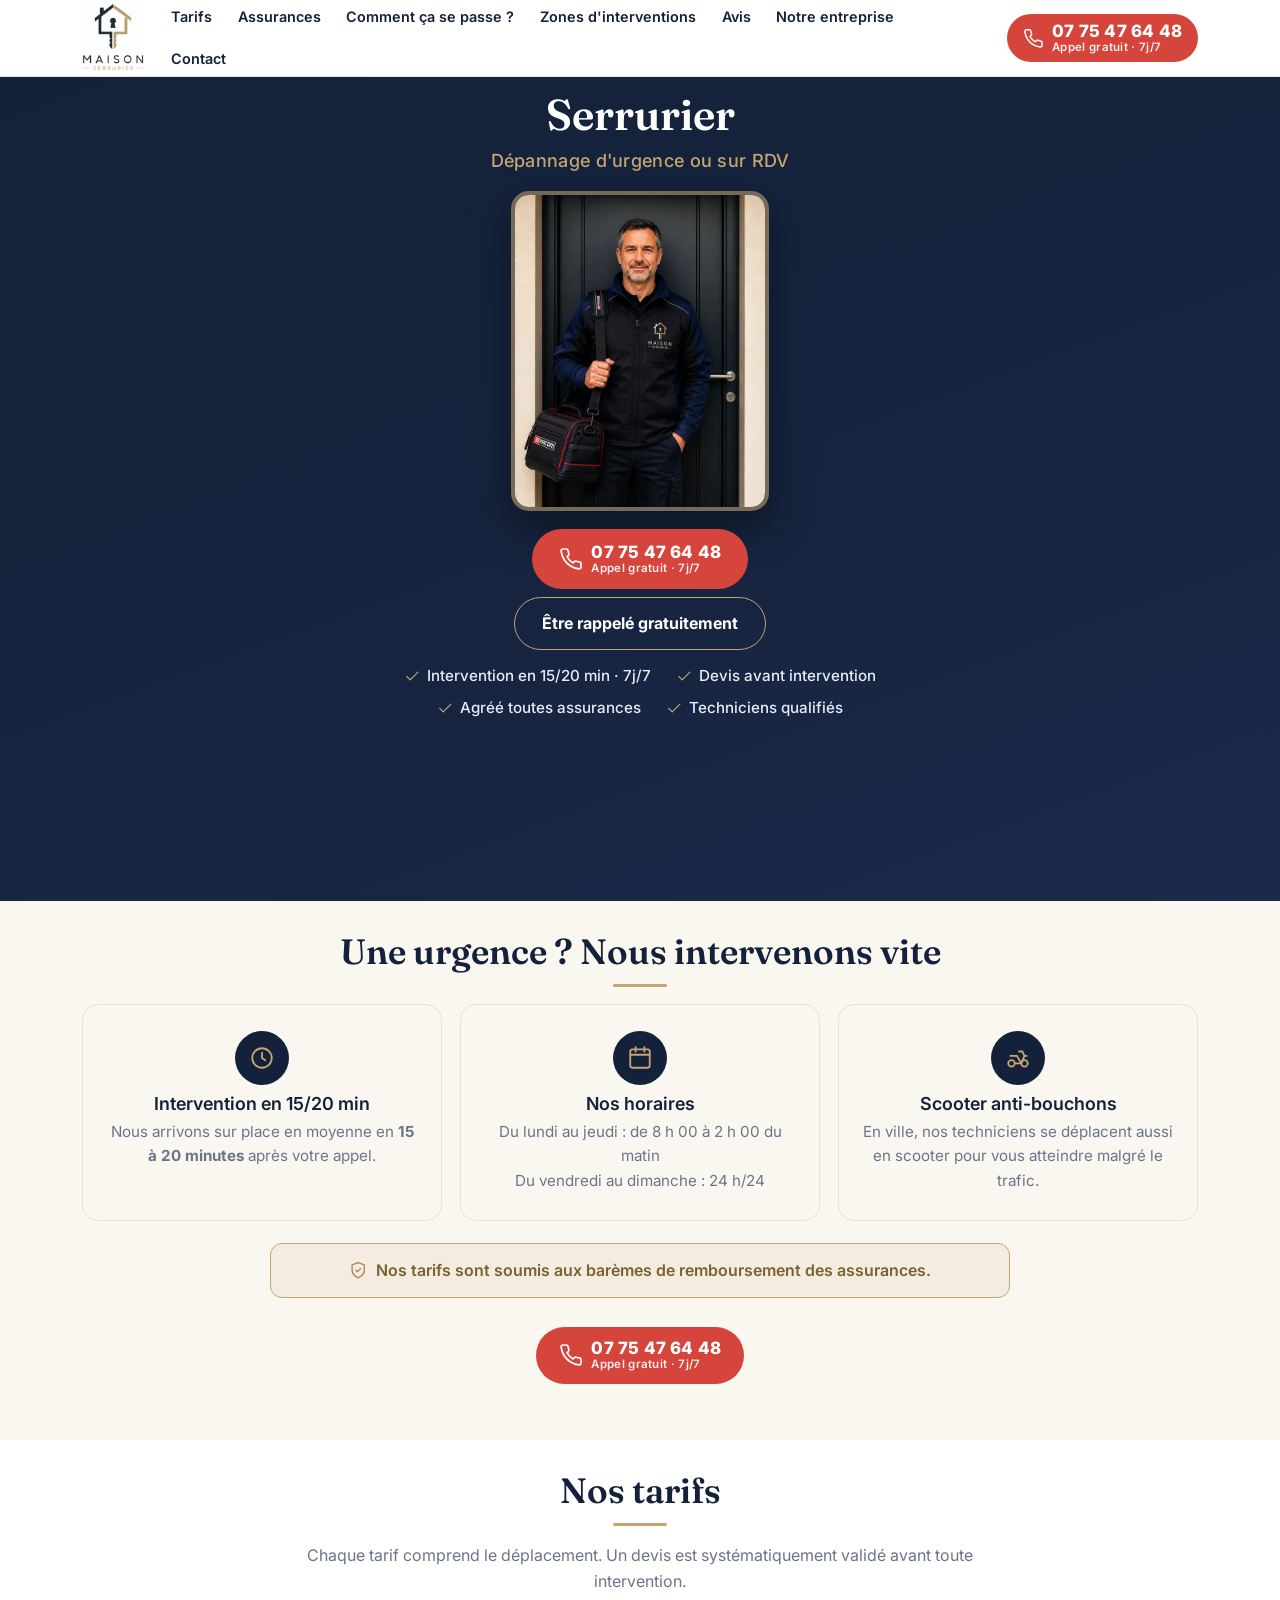
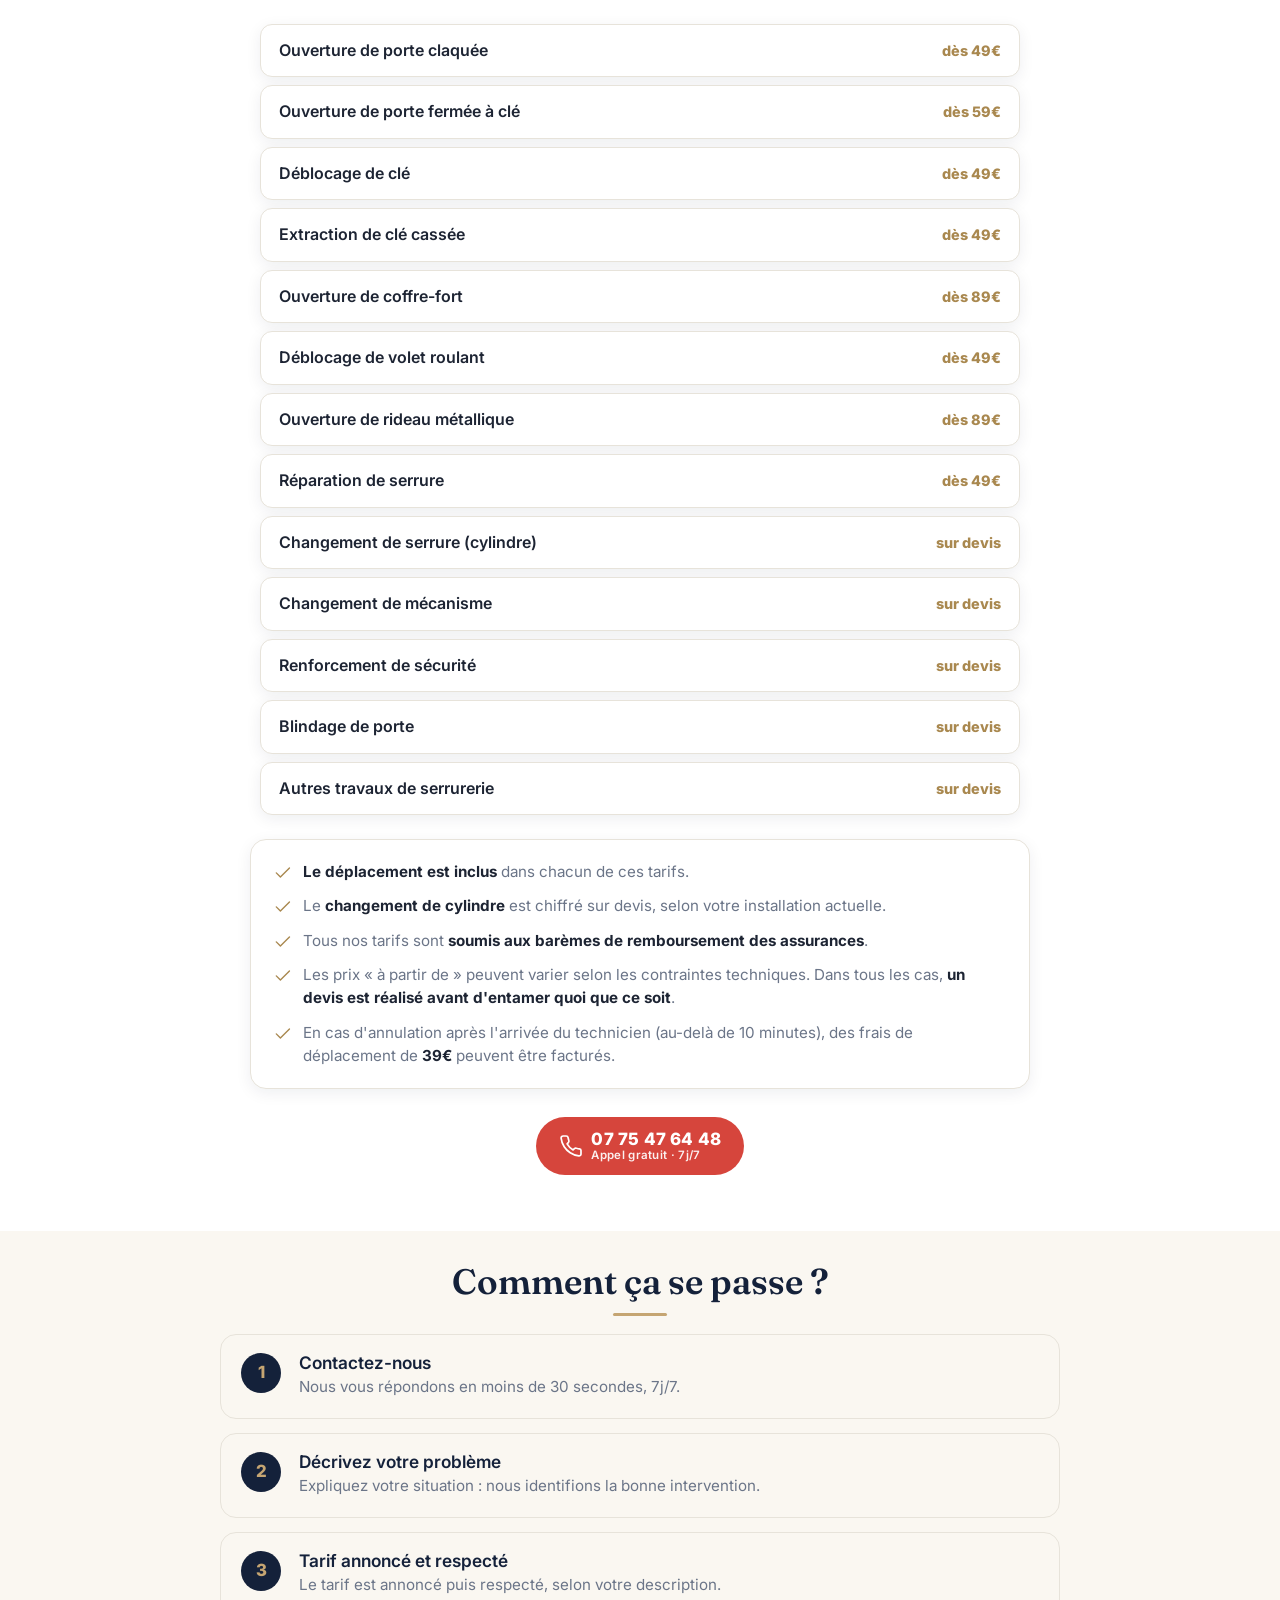
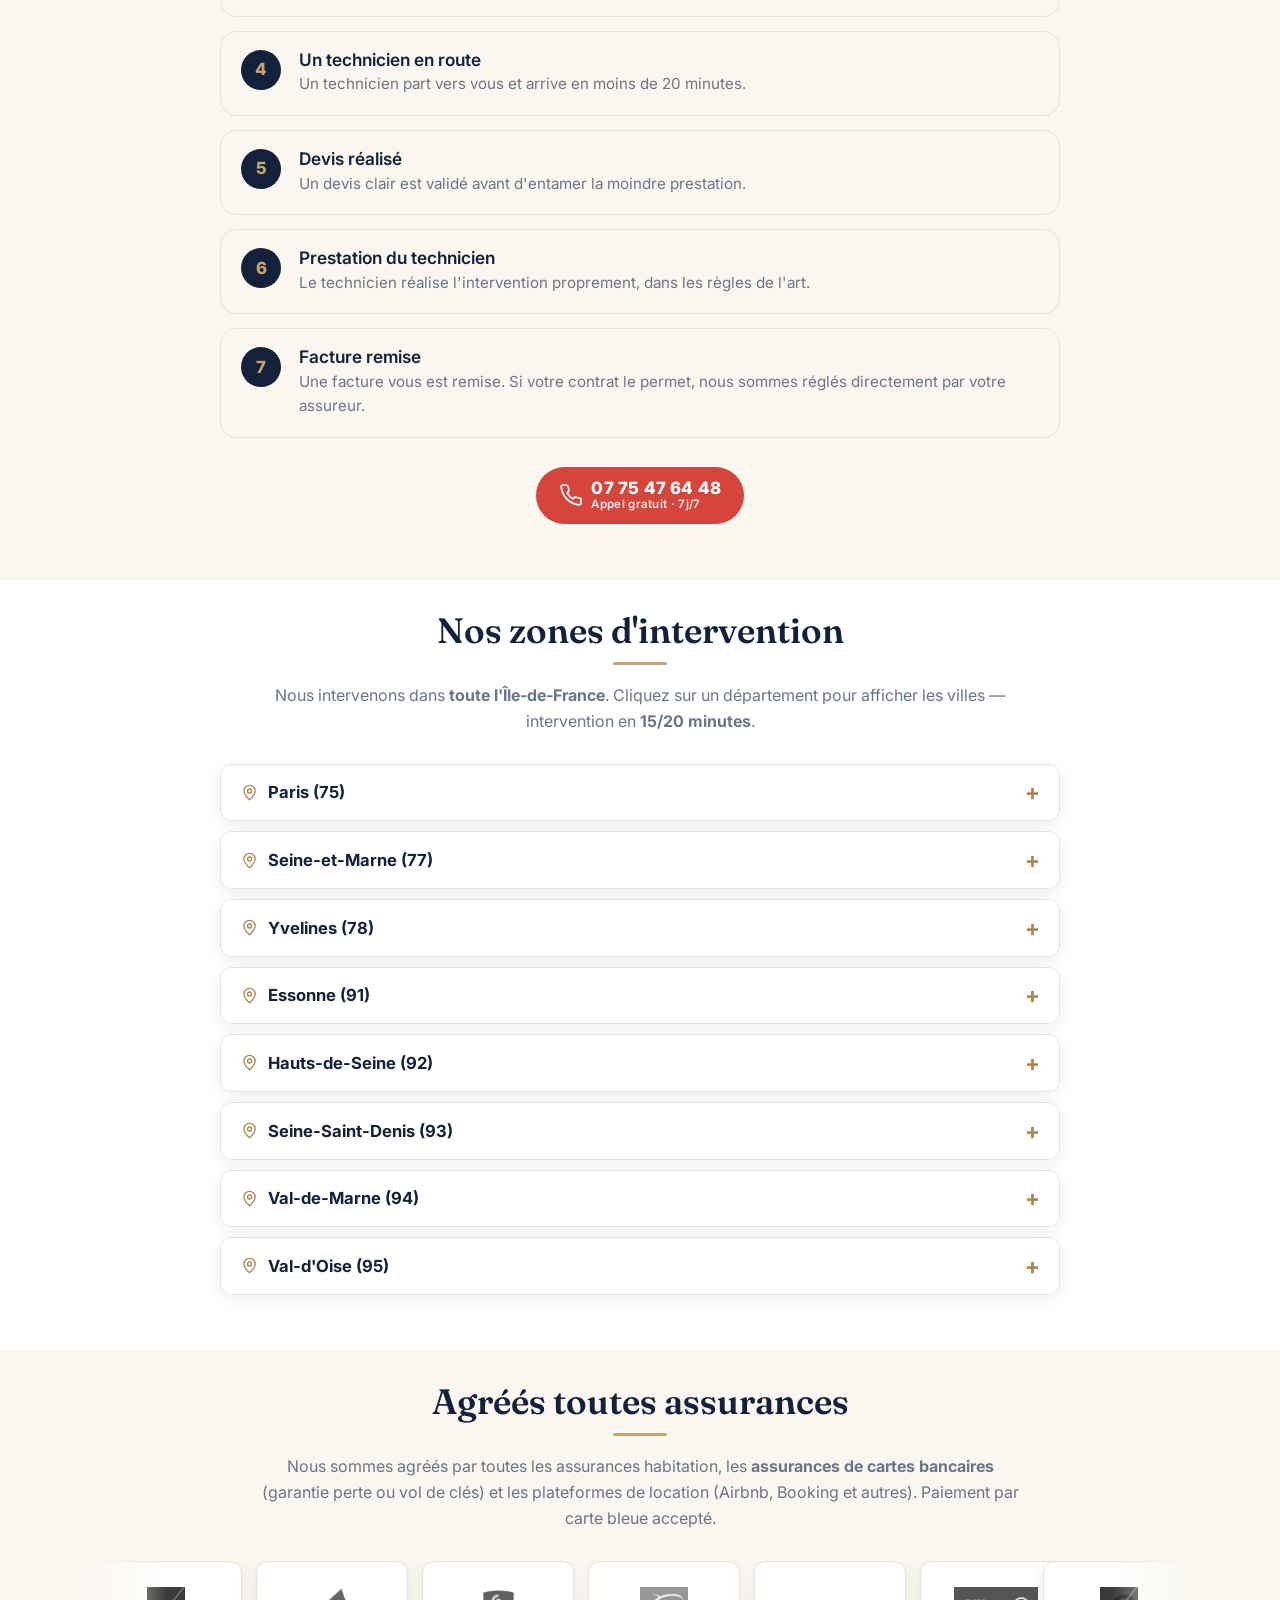
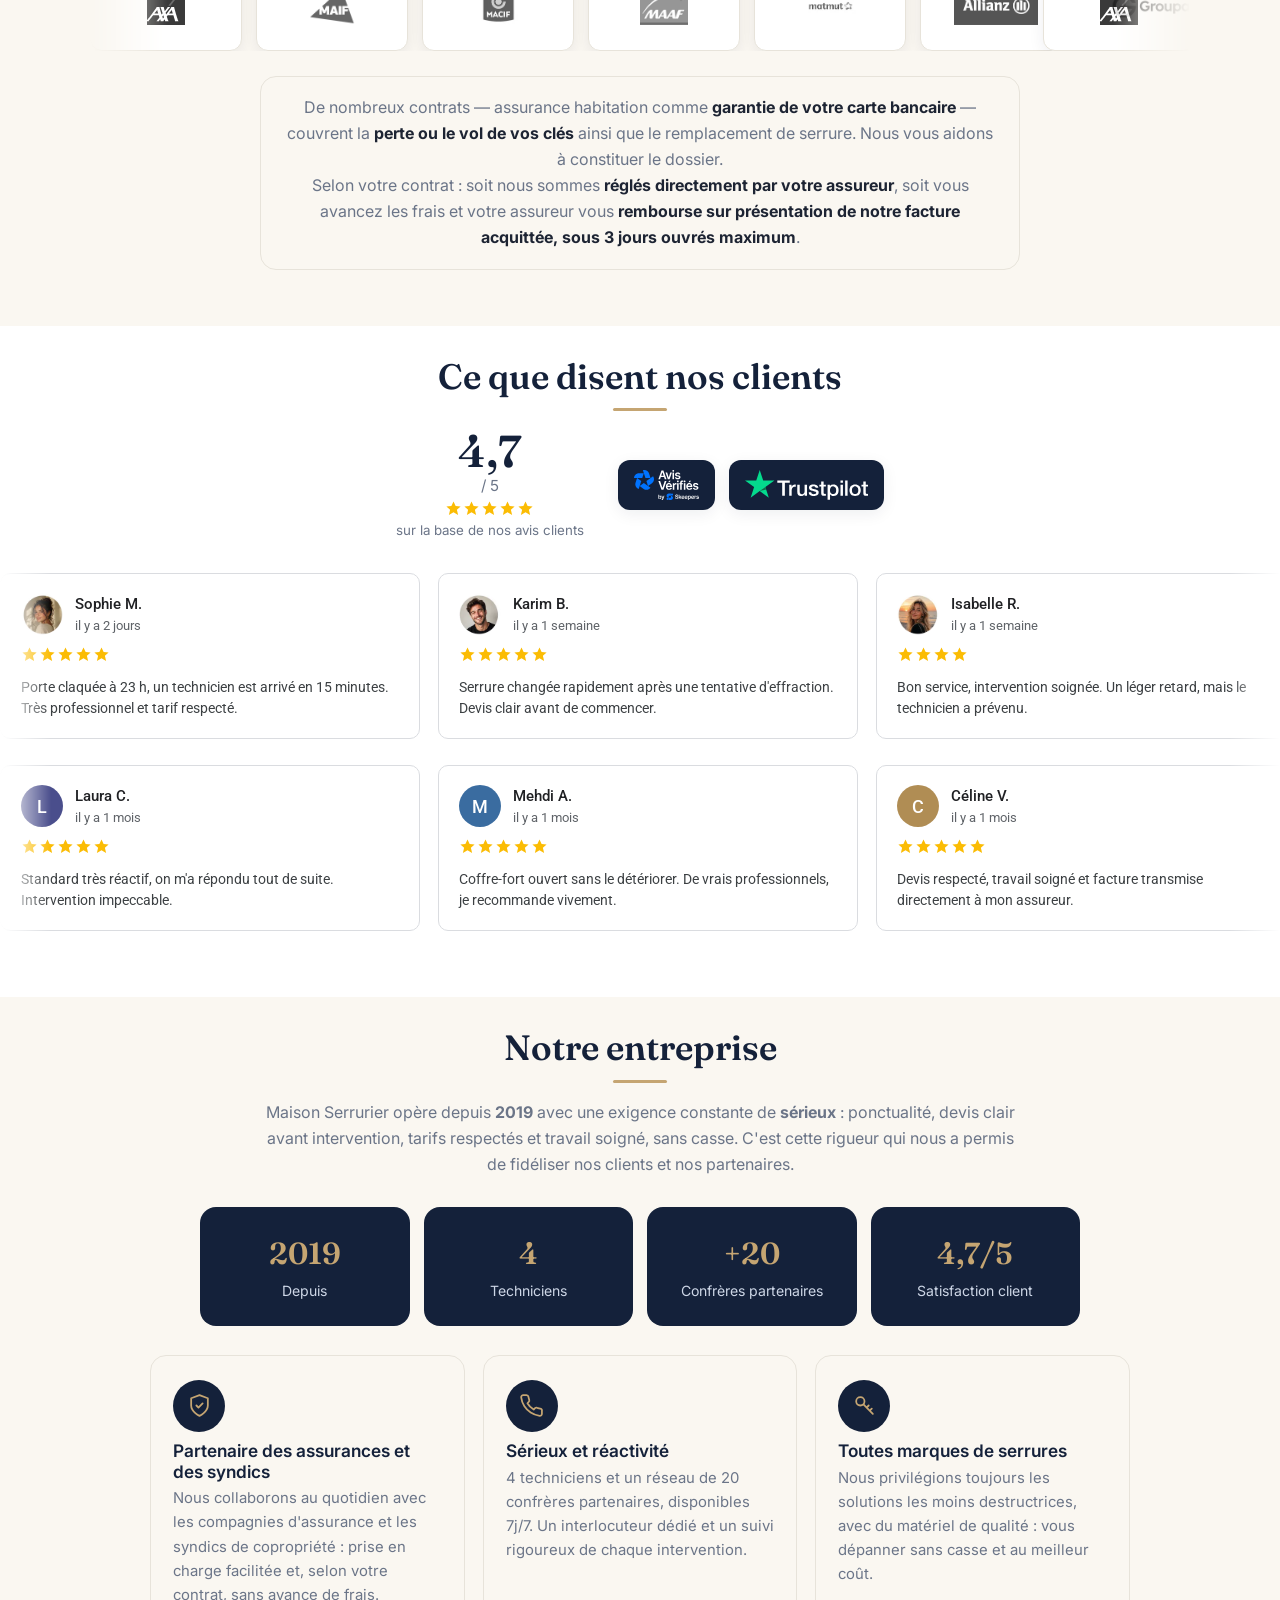
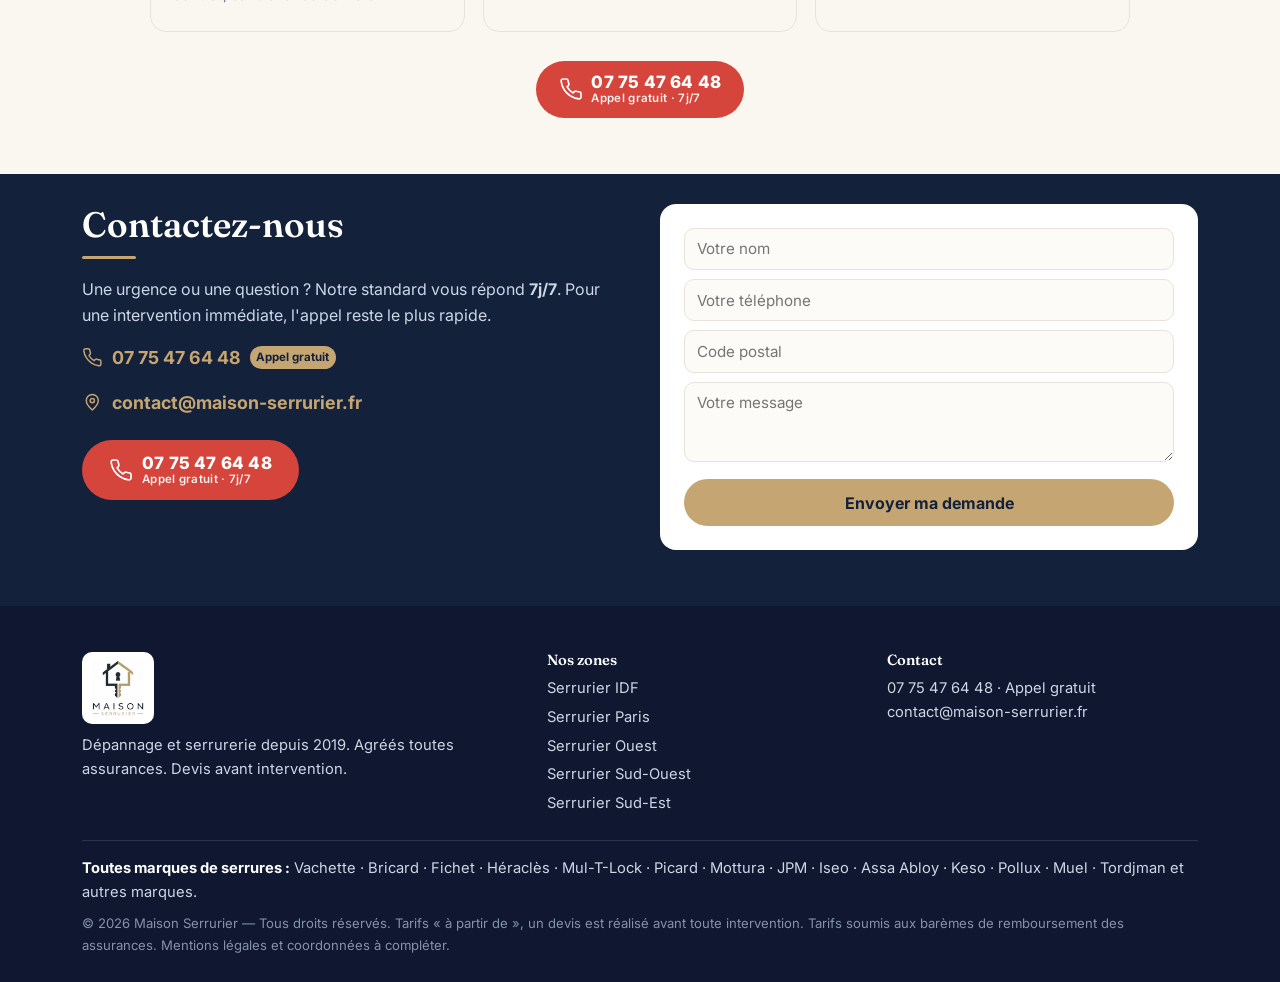
<file: serrurier-idf.html>
<!DOCTYPE html>
<html lang="fr"><head>
<!-- Google Tag Manager -->
<script>(function(w,d,s,l,i){w[l]=w[l]||[];w[l].push({'gtm.start':
new Date().getTime(),event:'gtm.js'});var f=d.getElementsByTagName(s)[0],
j=d.createElement(s),dl=l!='dataLayer'?'&l='+l:'';j.async=true;j.src=
'https://www.googletagmanager.com/gtm.js?id='+i+dl;f.parentNode.insertBefore(j,f);
})(window,document,'script','dataLayer','GTM-KCDVW65D');</script>
<!-- End Google Tag Manager -->

<meta charset="utf-8"><meta name="viewport" content="width=device-width, initial-scale=1, viewport-fit=cover">
<title>Serrurier en Île-de-France | Maison Serrurier — Depannage urgent 7j/7</title><meta name="description" content="Serrurier en Île-de-France : depannage serrurier urgent, intervention en 15/20 min, agree toutes assurances.">
<link rel="icon" href="assets/img/favicon.png">
<link rel="preconnect" href="https://fonts.googleapis.com"><link rel="preconnect" href="https://fonts.gstatic.com" crossorigin><link href="https://fonts.googleapis.com/css2?family=Fraunces:opsz,wght@9..144,500;9..144,600&family=Inter:wght@400;500;600;700&family=Roboto:wght@400;500;700&display=swap" rel="stylesheet">
<link rel="preload" as="image" href="assets/img/hero.webp" fetchpriority="high">
<link rel="stylesheet" href="assets/css/style.css">
</head><body>
<!-- Google Tag Manager (noscript) -->
<noscript><iframe src="https://www.googletagmanager.com/ns.html?id=GTM-KCDVW65D"
height="0" width="0" style="display:none;visibility:hidden"></iframe></noscript>
<!-- End Google Tag Manager (noscript) -->

<header class="site-header">
 <div class="container hd">
  <a href="index.html" class="brand"><img src="assets/img/logo-trim.webp" alt="Maison Serrurier" width="683" height="741" fetchpriority="high"></a>
  <nav class="mainnav" id="mainnav"><a href="#tarifs">Tarifs</a><a href="#assurances">Assurances</a><a href="#comment">Comment ça se passe ?</a><a href="#zones">Zones d'interventions</a><a href="#avis">Avis</a><a href="#entreprise">Notre entreprise</a><a href="#contact">Contact</a></nav>
  <a href="tel:+33775476448" class="btn btn-call hd-call"><svg class="ic " viewBox="0 0 24 24" fill="none" stroke="currentColor" stroke-width="1.7" stroke-linecap="round" stroke-linejoin="round"><path d="M22 16.9v3a2 2 0 0 1-2.2 2 19.8 19.8 0 0 1-8.6-3.1 19.5 19.5 0 0 1-6-6A19.8 19.8 0 0 1 2.1 4.2 2 2 0 0 1 4.1 2h3a2 2 0 0 1 2 1.7c.1 1 .4 1.9.7 2.8a2 2 0 0 1-.5 2.1L8.1 9.9a16 16 0 0 0 6 6l1.3-1.3a2 2 0 0 1 2.1-.4c.9.3 1.8.6 2.8.7a2 2 0 0 1 1.8 2z"/></svg><span class="cl-txt"><span class="cl-num">07 75 47 64 48</span><span class="cl-free">Appel gratuit · 7j/7</span></span></a>
  <button class="burger" id="burger" aria-label="Menu">☰</button>
 </div>
</header>
<main><section class="hero">
 <div class="container hero-inner">
  <h1>Serrurier<span class="h1-sub">Dépannage d'urgence ou sur RDV</span></h1>
  <div class="hero-media"><img src="assets/img/hero.webp" alt="Technicien serrurier Maison Serrurier" width="1122" height="1402" fetchpriority="high" decoding="async"></div>
  <div class="hero-cta">
   <a href="tel:+33775476448" class="btn btn-call btn-lg"><svg class="ic " viewBox="0 0 24 24" fill="none" stroke="currentColor" stroke-width="1.7" stroke-linecap="round" stroke-linejoin="round"><path d="M22 16.9v3a2 2 0 0 1-2.2 2 19.8 19.8 0 0 1-8.6-3.1 19.5 19.5 0 0 1-6-6A19.8 19.8 0 0 1 2.1 4.2 2 2 0 0 1 4.1 2h3a2 2 0 0 1 2 1.7c.1 1 .4 1.9.7 2.8a2 2 0 0 1-.5 2.1L8.1 9.9a16 16 0 0 0 6 6l1.3-1.3a2 2 0 0 1 2.1-.4c.9.3 1.8.6 2.8.7a2 2 0 0 1 1.8 2z"/></svg><span class="cl-txt"><span class="cl-num">07 75 47 64 48</span><span class="cl-free">Appel gratuit · 7j/7</span></span></a>
   <button type="button" class="btn btn-gold btn-lg hero-rappel" onclick="openModal()">Être rappelé gratuitement</button>
  </div>
  <ul class="hero-trust">
   <li><svg class="ic " viewBox="0 0 24 24" fill="none" stroke="currentColor" stroke-width="1.7" stroke-linecap="round" stroke-linejoin="round"><path d="M20 6 9 17l-5-5"/></svg> Intervention en 15/20 min · 7j/7</li>
   <li><svg class="ic " viewBox="0 0 24 24" fill="none" stroke="currentColor" stroke-width="1.7" stroke-linecap="round" stroke-linejoin="round"><path d="M20 6 9 17l-5-5"/></svg> Devis avant intervention</li>
   <li><svg class="ic " viewBox="0 0 24 24" fill="none" stroke="currentColor" stroke-width="1.7" stroke-linecap="round" stroke-linejoin="round"><path d="M20 6 9 17l-5-5"/></svg> Agréé toutes assurances</li>
   <li><svg class="ic " viewBox="0 0 24 24" fill="none" stroke="currentColor" stroke-width="1.7" stroke-linecap="round" stroke-linejoin="round"><path d="M20 6 9 17l-5-5"/></svg> Techniciens qualifiés</li>
  </ul>
 </div>
</section><section class="urgence sec">
 <div class="container">
  <h2 class="sec-title">Une urgence ? Nous intervenons vite</h2>
  <ul class="urg-grid">
   <li class="urg-card"><span class="urg-ic"><svg class="ic " viewBox="0 0 24 24" fill="none" stroke="currentColor" stroke-width="1.7" stroke-linecap="round" stroke-linejoin="round"><circle cx="12" cy="12" r="9"/><path d="M12 7v5l3 2"/></svg></span><h3>Intervention en 15/20 min</h3><p>Nous arrivons sur place en moyenne en <strong>15 à 20 minutes</strong> après votre appel.</p></li>
   <li class="urg-card"><span class="urg-ic"><svg class="ic " viewBox="0 0 24 24" fill="none" stroke="currentColor" stroke-width="1.7" stroke-linecap="round" stroke-linejoin="round"><rect x="3" y="4" width="18" height="17" rx="2"/><path d="M3 9h18M8 2v4M16 2v4"/></svg></span><h3>Nos horaires</h3><p>Du lundi au jeudi : de 8 h 00 à 2 h 00 du matin<br>Du vendredi au dimanche : 24 h/24</p></li>
   <li class="urg-card"><span class="urg-ic"><svg class="ic " viewBox="0 0 24 24" fill="none" stroke="currentColor" stroke-width="1.7" stroke-linecap="round" stroke-linejoin="round"><circle cx="6" cy="17" r="3"/><circle cx="18" cy="17" r="3"/><path d="M9 17h6l3-7h2M5 10h6l4 7M13 6h3l2 4"/></svg></span><h3>Scooter anti-bouchons</h3><p>En ville, nos techniciens se déplacent aussi en scooter pour vous atteindre malgré le trafic.</p></li>
  </ul>
  <p class="note"><svg class="ic " viewBox="0 0 24 24" fill="none" stroke="currentColor" stroke-width="1.7" stroke-linecap="round" stroke-linejoin="round"><path d="M12 22s8-4 8-10V5l-8-3-8 3v7c0 6 8 10 8 10z"/><path d="M9 12l2 2 4-4"/></svg> Nos tarifs sont soumis aux barèmes de remboursement des assurances.</p>
  <div class="sec-cta"><a href="tel:+33775476448" class="btn btn-call "><svg class="ic " viewBox="0 0 24 24" fill="none" stroke="currentColor" stroke-width="1.7" stroke-linecap="round" stroke-linejoin="round"><path d="M22 16.9v3a2 2 0 0 1-2.2 2 19.8 19.8 0 0 1-8.6-3.1 19.5 19.5 0 0 1-6-6A19.8 19.8 0 0 1 2.1 4.2 2 2 0 0 1 4.1 2h3a2 2 0 0 1 2 1.7c.1 1 .4 1.9.7 2.8a2 2 0 0 1-.5 2.1L8.1 9.9a16 16 0 0 0 6 6l1.3-1.3a2 2 0 0 1 2.1-.4c.9.3 1.8.6 2.8.7a2 2 0 0 1 1.8 2z"/></svg><span class="cl-txt"><span class="cl-num">07 75 47 64 48</span><span class="cl-free">Appel gratuit · 7j/7</span></span></a></div>
 </div>
</section><section id="tarifs" class="tarifs sec alt">
 <div class="container">
  <h2 class="sec-title">Nos tarifs</h2>
  <p class="sec-sub">Chaque tarif comprend le déplacement. Un devis est systématiquement validé avant toute intervention.</p>
  <ul class="tarif-list"><li><span class="t-lab">Ouverture de porte claquée</span><span class="t-price">dès 49€</span></li><li><span class="t-lab">Ouverture de porte fermée à clé</span><span class="t-price">dès 59€</span></li><li><span class="t-lab">Déblocage de clé</span><span class="t-price">dès 49€</span></li><li><span class="t-lab">Extraction de clé cassée</span><span class="t-price">dès 49€</span></li><li><span class="t-lab">Ouverture de coffre-fort</span><span class="t-price">dès 89€</span></li><li><span class="t-lab">Déblocage de volet roulant</span><span class="t-price">dès 49€</span></li><li><span class="t-lab">Ouverture de rideau métallique</span><span class="t-price">dès 89€</span></li><li><span class="t-lab">Réparation de serrure</span><span class="t-price">dès 49€</span></li><li><span class="t-lab">Changement de serrure (cylindre)</span><span class="t-price">sur devis</span></li><li><span class="t-lab">Changement de mécanisme</span><span class="t-price">sur devis</span></li><li><span class="t-lab">Renforcement de sécurité</span><span class="t-price">sur devis</span></li><li><span class="t-lab">Blindage de porte</span><span class="t-price">sur devis</span></li><li><span class="t-lab">Autres travaux de serrurerie</span><span class="t-price">sur devis</span></li></ul>
  <div class="tarif-notes">
   <p><svg class="ic " viewBox="0 0 24 24" fill="none" stroke="currentColor" stroke-width="1.7" stroke-linecap="round" stroke-linejoin="round"><path d="M20 6 9 17l-5-5"/></svg><span><strong>Le déplacement est inclus</strong> dans chacun de ces tarifs.</span></p>
   <p><svg class="ic " viewBox="0 0 24 24" fill="none" stroke="currentColor" stroke-width="1.7" stroke-linecap="round" stroke-linejoin="round"><path d="M20 6 9 17l-5-5"/></svg><span>Le <strong>changement de cylindre</strong> est chiffré sur devis, selon votre installation actuelle.</span></p>
   <p><svg class="ic " viewBox="0 0 24 24" fill="none" stroke="currentColor" stroke-width="1.7" stroke-linecap="round" stroke-linejoin="round"><path d="M20 6 9 17l-5-5"/></svg><span>Tous nos tarifs sont <strong>soumis aux barèmes de remboursement des assurances</strong>.</span></p>
   <p><svg class="ic " viewBox="0 0 24 24" fill="none" stroke="currentColor" stroke-width="1.7" stroke-linecap="round" stroke-linejoin="round"><path d="M20 6 9 17l-5-5"/></svg><span>Les prix « à partir de » peuvent varier selon les contraintes techniques. Dans tous les cas, <strong>un devis est réalisé avant d'entamer quoi que ce soit</strong>.</span></p>
   <p><svg class="ic " viewBox="0 0 24 24" fill="none" stroke="currentColor" stroke-width="1.7" stroke-linecap="round" stroke-linejoin="round"><path d="M20 6 9 17l-5-5"/></svg><span>En cas d'annulation après l'arrivée du technicien (au-delà de 10 minutes), des frais de déplacement de <strong>39€</strong> peuvent être facturés.</span></p>
  </div>
  <div class="sec-cta"><a href="tel:+33775476448" class="btn btn-call "><svg class="ic " viewBox="0 0 24 24" fill="none" stroke="currentColor" stroke-width="1.7" stroke-linecap="round" stroke-linejoin="round"><path d="M22 16.9v3a2 2 0 0 1-2.2 2 19.8 19.8 0 0 1-8.6-3.1 19.5 19.5 0 0 1-6-6A19.8 19.8 0 0 1 2.1 4.2 2 2 0 0 1 4.1 2h3a2 2 0 0 1 2 1.7c.1 1 .4 1.9.7 2.8a2 2 0 0 1-.5 2.1L8.1 9.9a16 16 0 0 0 6 6l1.3-1.3a2 2 0 0 1 2.1-.4c.9.3 1.8.6 2.8.7a2 2 0 0 1 1.8 2z"/></svg><span class="cl-txt"><span class="cl-num">07 75 47 64 48</span><span class="cl-free">Appel gratuit · 7j/7</span></span></a></div>
 </div>
</section><section id="comment" class="comment sec">
 <div class="container">
  <h2 class="sec-title">Comment ça se passe ?</h2>
  <ol class="steps"><li class="step"><span class="step-n">1</span><div><h3>Contactez-nous</h3><p>Nous vous répondons en moins de 30 secondes, 7j/7.</p></div></li><li class="step"><span class="step-n">2</span><div><h3>Décrivez votre problème</h3><p>Expliquez votre situation : nous identifions la bonne intervention.</p></div></li><li class="step"><span class="step-n">3</span><div><h3>Tarif annoncé et respecté</h3><p>Le tarif est annoncé puis respecté, selon votre description.</p></div></li><li class="step"><span class="step-n">4</span><div><h3>Un technicien en route</h3><p>Un technicien part vers vous et arrive en moins de 20 minutes.</p></div></li><li class="step"><span class="step-n">5</span><div><h3>Devis réalisé</h3><p>Un devis clair est validé avant d'entamer la moindre prestation.</p></div></li><li class="step"><span class="step-n">6</span><div><h3>Prestation du technicien</h3><p>Le technicien réalise l'intervention proprement, dans les règles de l'art.</p></div></li><li class="step"><span class="step-n">7</span><div><h3>Facture remise</h3><p>Une facture vous est remise. Si votre contrat le permet, nous sommes réglés directement par votre assureur.</p></div></li></ol>
  <div class="sec-cta"><a href="tel:+33775476448" class="btn btn-call "><svg class="ic " viewBox="0 0 24 24" fill="none" stroke="currentColor" stroke-width="1.7" stroke-linecap="round" stroke-linejoin="round"><path d="M22 16.9v3a2 2 0 0 1-2.2 2 19.8 19.8 0 0 1-8.6-3.1 19.5 19.5 0 0 1-6-6A19.8 19.8 0 0 1 2.1 4.2 2 2 0 0 1 4.1 2h3a2 2 0 0 1 2 1.7c.1 1 .4 1.9.7 2.8a2 2 0 0 1-.5 2.1L8.1 9.9a16 16 0 0 0 6 6l1.3-1.3a2 2 0 0 1 2.1-.4c.9.3 1.8.6 2.8.7a2 2 0 0 1 1.8 2z"/></svg><span class="cl-txt"><span class="cl-num">07 75 47 64 48</span><span class="cl-free">Appel gratuit · 7j/7</span></span></a></div>
 </div>
</section><section id="zones" class="zones sec alt"><div class="container"><h2 class="sec-title">Nos zones d'intervention</h2><p class="sec-sub">Nous intervenons dans <strong>toute l'Île-de-France</strong>. Cliquez sur un département pour afficher les villes — intervention en <strong>15/20 minutes</strong>.</p><div class="acc-list"><div class="acc"><button class="acc-head" type="button" onclick="toggleAcc(this)"><span><svg class="ic " viewBox="0 0 24 24" fill="none" stroke="currentColor" stroke-width="1.7" stroke-linecap="round" stroke-linejoin="round"><path d="M12 21s7-6 7-11a7 7 0 1 0-14 0c0 5 7 11 7 11z"/><circle cx="12" cy="10" r="2.5"/></svg>Paris (75)</span><span class="acc-ic">+</span></button><div class="acc-body"><div class="acc-cities"><a href="serrurier-paris.html">Serrurier Paris</a></div></div></div><div class="acc"><button class="acc-head" type="button" onclick="toggleAcc(this)"><span><svg class="ic " viewBox="0 0 24 24" fill="none" stroke="currentColor" stroke-width="1.7" stroke-linecap="round" stroke-linejoin="round"><path d="M12 21s7-6 7-11a7 7 0 1 0-14 0c0 5 7 11 7 11z"/><circle cx="12" cy="10" r="2.5"/></svg>Seine-et-Marne (77)</span><span class="acc-ic">+</span></button><div class="acc-body"><div class="acc-cities"><a href="#">Serrurier Meaux</a><a href="#">Serrurier Chelles</a><a href="#">Serrurier Melun</a><a href="#">Serrurier Pontault-Combault</a><a href="#">Serrurier Savigny-le-Temple</a><a href="#">Serrurier Champs-sur-Marne</a><a href="#">Serrurier Torcy</a><a href="#">Serrurier Villeparisis</a><a href="#">Serrurier Roissy-en-Brie</a><a href="#">Serrurier Combs-la-Ville</a></div></div></div><div class="acc"><button class="acc-head" type="button" onclick="toggleAcc(this)"><span><svg class="ic " viewBox="0 0 24 24" fill="none" stroke="currentColor" stroke-width="1.7" stroke-linecap="round" stroke-linejoin="round"><path d="M12 21s7-6 7-11a7 7 0 1 0-14 0c0 5 7 11 7 11z"/><circle cx="12" cy="10" r="2.5"/></svg>Yvelines (78)</span><span class="acc-ic">+</span></button><div class="acc-body"><div class="acc-cities"><a href="#">Serrurier Versailles</a><a href="#">Serrurier Sartrouville</a><a href="#">Serrurier Mantes-la-Jolie</a><a href="#">Serrurier Saint-Germain-en-Laye</a><a href="#">Serrurier Poissy</a><a href="#">Serrurier Conflans-Sainte-Honorine</a><a href="#">Serrurier Montigny-le-Bretonneux</a><a href="#">Serrurier Trappes</a><a href="#">Serrurier Les Mureaux</a><a href="#">Serrurier Houilles</a></div></div></div><div class="acc"><button class="acc-head" type="button" onclick="toggleAcc(this)"><span><svg class="ic " viewBox="0 0 24 24" fill="none" stroke="currentColor" stroke-width="1.7" stroke-linecap="round" stroke-linejoin="round"><path d="M12 21s7-6 7-11a7 7 0 1 0-14 0c0 5 7 11 7 11z"/><circle cx="12" cy="10" r="2.5"/></svg>Essonne (91)</span><span class="acc-ic">+</span></button><div class="acc-body"><div class="acc-cities"><a href="#">Serrurier Évry-Courcouronnes</a><a href="#">Serrurier Corbeil-Essonnes</a><a href="#">Serrurier Massy</a><a href="#">Serrurier Savigny-sur-Orge</a><a href="#">Serrurier Sainte-Geneviève-des-Bois</a><a href="#">Serrurier Viry-Châtillon</a><a href="#">Serrurier Athis-Mons</a><a href="#">Serrurier Palaiseau</a><a href="#">Serrurier Draveil</a><a href="#">Serrurier Yerres</a></div></div></div><div class="acc"><button class="acc-head" type="button" onclick="toggleAcc(this)"><span><svg class="ic " viewBox="0 0 24 24" fill="none" stroke="currentColor" stroke-width="1.7" stroke-linecap="round" stroke-linejoin="round"><path d="M12 21s7-6 7-11a7 7 0 1 0-14 0c0 5 7 11 7 11z"/><circle cx="12" cy="10" r="2.5"/></svg>Hauts-de-Seine (92)</span><span class="acc-ic">+</span></button><div class="acc-body"><div class="acc-cities"><a href="#">Serrurier Boulogne-Billancourt</a><a href="#">Serrurier Nanterre</a><a href="#">Serrurier Asnières-sur-Seine</a><a href="#">Serrurier Colombes</a><a href="#">Serrurier Courbevoie</a><a href="#">Serrurier Rueil-Malmaison</a><a href="#">Serrurier Levallois-Perret</a><a href="#">Serrurier Issy-les-Moulineaux</a><a href="#">Serrurier Antony</a><a href="#">Serrurier Neuilly-sur-Seine</a></div></div></div><div class="acc"><button class="acc-head" type="button" onclick="toggleAcc(this)"><span><svg class="ic " viewBox="0 0 24 24" fill="none" stroke="currentColor" stroke-width="1.7" stroke-linecap="round" stroke-linejoin="round"><path d="M12 21s7-6 7-11a7 7 0 1 0-14 0c0 5 7 11 7 11z"/><circle cx="12" cy="10" r="2.5"/></svg>Seine-Saint-Denis (93)</span><span class="acc-ic">+</span></button><div class="acc-body"><div class="acc-cities"><a href="#">Serrurier Saint-Denis</a><a href="#">Serrurier Montreuil</a><a href="#">Serrurier Aubervilliers</a><a href="#">Serrurier Aulnay-sous-Bois</a><a href="#">Serrurier Drancy</a><a href="#">Serrurier Noisy-le-Grand</a><a href="#">Serrurier Pantin</a><a href="#">Serrurier Le Blanc-Mesnil</a><a href="#">Serrurier Bondy</a><a href="#">Serrurier Bobigny</a></div></div></div><div class="acc"><button class="acc-head" type="button" onclick="toggleAcc(this)"><span><svg class="ic " viewBox="0 0 24 24" fill="none" stroke="currentColor" stroke-width="1.7" stroke-linecap="round" stroke-linejoin="round"><path d="M12 21s7-6 7-11a7 7 0 1 0-14 0c0 5 7 11 7 11z"/><circle cx="12" cy="10" r="2.5"/></svg>Val-de-Marne (94)</span><span class="acc-ic">+</span></button><div class="acc-body"><div class="acc-cities"><a href="#">Serrurier Créteil</a><a href="#">Serrurier Vitry-sur-Seine</a><a href="#">Serrurier Champigny-sur-Marne</a><a href="#">Serrurier Saint-Maur-des-Fossés</a><a href="#">Serrurier Ivry-sur-Seine</a><a href="#">Serrurier Maisons-Alfort</a><a href="#">Serrurier Villejuif</a><a href="#">Serrurier Vincennes</a><a href="#">Serrurier Fontenay-sous-Bois</a><a href="#">Serrurier Choisy-le-Roi</a></div></div></div><div class="acc"><button class="acc-head" type="button" onclick="toggleAcc(this)"><span><svg class="ic " viewBox="0 0 24 24" fill="none" stroke="currentColor" stroke-width="1.7" stroke-linecap="round" stroke-linejoin="round"><path d="M12 21s7-6 7-11a7 7 0 1 0-14 0c0 5 7 11 7 11z"/><circle cx="12" cy="10" r="2.5"/></svg>Val-d'Oise (95)</span><span class="acc-ic">+</span></button><div class="acc-body"><div class="acc-cities"><a href="#">Serrurier Argenteuil</a><a href="#">Serrurier Cergy</a><a href="#">Serrurier Sarcelles</a><a href="#">Serrurier Franconville</a><a href="#">Serrurier Garges-lès-Gonesse</a><a href="#">Serrurier Goussainville</a><a href="#">Serrurier Pontoise</a><a href="#">Serrurier Ermont</a><a href="#">Serrurier Bezons</a><a href="#">Serrurier Taverny</a></div></div></div></div></div></section><section id="assurances" class="assurances sec">
 <div class="container">
  <h2 class="sec-title">Agréés toutes assurances</h2>
  <p class="sec-sub">Nous sommes agréés par toutes les assurances habitation, les <strong>assurances de cartes bancaires</strong> (garantie perte ou vol de clés) et les plateformes de location (Airbnb, Booking et autres). Paiement par carte bleue accepté.</p>
  <div class="assu-grid"><div class="assu-logo"><img src="assets/img/assurance/axa.svg" alt="AXA" title="AXA" loading="lazy" decoding="async"></div><div class="assu-logo"><img src="assets/img/assurance/maif.webp" alt="MAIF" title="MAIF" loading="lazy" decoding="async"></div><div class="assu-logo"><img src="assets/img/assurance/macif.webp" alt="Macif" title="Macif" loading="lazy" decoding="async"></div><div class="assu-logo"><img src="assets/img/assurance/maaf.webp" alt="MAAF" title="MAAF" loading="lazy" decoding="async"></div><div class="assu-logo"><img src="assets/img/assurance/matmut.webp" alt="Matmut" title="Matmut" loading="lazy" decoding="async"></div><div class="assu-logo"><img src="assets/img/assurance/allianz.webp" alt="Allianz" title="Allianz" loading="lazy" decoding="async"></div><div class="assu-logo"><img src="assets/img/assurance/groupama.webp" alt="Groupama" title="Groupama" loading="lazy" decoding="async"></div><div class="assu-logo"><img src="assets/img/assurance/gmf.svg" alt="GMF" title="GMF" loading="lazy" decoding="async"></div><div class="assu-logo"><img src="assets/img/assurance/mma.svg" alt="MMA" title="MMA" loading="lazy" decoding="async"></div><div class="assu-logo"><img src="assets/img/assurance/pacifica.webp" alt="Pacifica" title="Pacifica" loading="lazy" decoding="async"></div></div>
  <div class="assu-text">
   <p>De nombreux contrats — assurance habitation comme <strong>garantie de votre carte bancaire</strong> — couvrent la <strong>perte ou le vol de vos clés</strong> ainsi que le remplacement de serrure. Nous vous aidons à constituer le dossier.</p>
   <p>Selon votre contrat : soit nous sommes <strong>réglés directement par votre assureur</strong>, soit vous avancez les frais et votre assureur vous <strong>rembourse sur présentation de notre facture acquittée, sous 3 jours ouvrés maximum</strong>.</p>
  </div>
 </div>
</section><section id="avis" class="avis sec alt">
 <div class="container">
  <h2 class="sec-title">Ce que disent nos clients</h2>
  <div class="avis-head">
   <div class="avis-score"><span class="big">4,7</span><span class="out">/ 5</span><span class="stars"><svg viewBox="0 0 24 24" class="ic-star" fill="currentColor"><path d="M12 2l3 6.5 7 .7-5.2 4.7L18.5 21 12 17.3 5.5 21 7.2 13.9 2 9.2l7-.7z"/></svg><svg viewBox="0 0 24 24" class="ic-star" fill="currentColor"><path d="M12 2l3 6.5 7 .7-5.2 4.7L18.5 21 12 17.3 5.5 21 7.2 13.9 2 9.2l7-.7z"/></svg><svg viewBox="0 0 24 24" class="ic-star" fill="currentColor"><path d="M12 2l3 6.5 7 .7-5.2 4.7L18.5 21 12 17.3 5.5 21 7.2 13.9 2 9.2l7-.7z"/></svg><svg viewBox="0 0 24 24" class="ic-star" fill="currentColor"><path d="M12 2l3 6.5 7 .7-5.2 4.7L18.5 21 12 17.3 5.5 21 7.2 13.9 2 9.2l7-.7z"/></svg><svg viewBox="0 0 24 24" class="ic-star" fill="currentColor"><path d="M12 2l3 6.5 7 .7-5.2 4.7L18.5 21 12 17.3 5.5 21 7.2 13.9 2 9.2l7-.7z"/></svg></span><small>sur la base de nos avis clients</small></div>
   <div class="avis-logos"><span class="avis-logo-pill"><img src="assets/img/avis/avis-verifies.svg" alt="Avis Vérifiés" width="120" height="40" loading="lazy"></span><span class="avis-logo-pill"><img src="assets/img/avis/trustpilot.svg" alt="Trustpilot" width="120" height="30" loading="lazy"></span></div>
  </div>
 </div>
 <div class="avis-marquee"><div class="avis-track"><article class="rev"><div class="rev-top"><img src="assets/img/avis/profils/p1.webp" class="rev-av" alt="Sophie M." width="110" height="110" loading="lazy" decoding="async"><div class="rev-id"><span class="rev-name">Sophie M.</span><span class="rev-date">il y a 2 jours</span></div></div><span class="stars"><svg viewBox="0 0 24 24" class="ic-star" fill="currentColor"><path d="M12 2l3 6.5 7 .7-5.2 4.7L18.5 21 12 17.3 5.5 21 7.2 13.9 2 9.2l7-.7z"/></svg><svg viewBox="0 0 24 24" class="ic-star" fill="currentColor"><path d="M12 2l3 6.5 7 .7-5.2 4.7L18.5 21 12 17.3 5.5 21 7.2 13.9 2 9.2l7-.7z"/></svg><svg viewBox="0 0 24 24" class="ic-star" fill="currentColor"><path d="M12 2l3 6.5 7 .7-5.2 4.7L18.5 21 12 17.3 5.5 21 7.2 13.9 2 9.2l7-.7z"/></svg><svg viewBox="0 0 24 24" class="ic-star" fill="currentColor"><path d="M12 2l3 6.5 7 .7-5.2 4.7L18.5 21 12 17.3 5.5 21 7.2 13.9 2 9.2l7-.7z"/></svg><svg viewBox="0 0 24 24" class="ic-star" fill="currentColor"><path d="M12 2l3 6.5 7 .7-5.2 4.7L18.5 21 12 17.3 5.5 21 7.2 13.9 2 9.2l7-.7z"/></svg></span><p class="rev-txt">Porte claquée à 23 h, un technicien est arrivé en 15 minutes. Très professionnel et tarif respecté.</p></article><article class="rev"><div class="rev-top"><img src="assets/img/avis/profils/p3.webp" class="rev-av" alt="Karim B." width="110" height="110" loading="lazy" decoding="async"><div class="rev-id"><span class="rev-name">Karim B.</span><span class="rev-date">il y a 1 semaine</span></div></div><span class="stars"><svg viewBox="0 0 24 24" class="ic-star" fill="currentColor"><path d="M12 2l3 6.5 7 .7-5.2 4.7L18.5 21 12 17.3 5.5 21 7.2 13.9 2 9.2l7-.7z"/></svg><svg viewBox="0 0 24 24" class="ic-star" fill="currentColor"><path d="M12 2l3 6.5 7 .7-5.2 4.7L18.5 21 12 17.3 5.5 21 7.2 13.9 2 9.2l7-.7z"/></svg><svg viewBox="0 0 24 24" class="ic-star" fill="currentColor"><path d="M12 2l3 6.5 7 .7-5.2 4.7L18.5 21 12 17.3 5.5 21 7.2 13.9 2 9.2l7-.7z"/></svg><svg viewBox="0 0 24 24" class="ic-star" fill="currentColor"><path d="M12 2l3 6.5 7 .7-5.2 4.7L18.5 21 12 17.3 5.5 21 7.2 13.9 2 9.2l7-.7z"/></svg><svg viewBox="0 0 24 24" class="ic-star" fill="currentColor"><path d="M12 2l3 6.5 7 .7-5.2 4.7L18.5 21 12 17.3 5.5 21 7.2 13.9 2 9.2l7-.7z"/></svg></span><p class="rev-txt">Serrure changée rapidement après une tentative d'effraction. Devis clair avant de commencer.</p></article><article class="rev"><div class="rev-top"><img src="assets/img/avis/profils/p2.webp" class="rev-av" alt="Isabelle R." width="110" height="110" loading="lazy" decoding="async"><div class="rev-id"><span class="rev-name">Isabelle R.</span><span class="rev-date">il y a 1 semaine</span></div></div><span class="stars"><svg viewBox="0 0 24 24" class="ic-star" fill="currentColor"><path d="M12 2l3 6.5 7 .7-5.2 4.7L18.5 21 12 17.3 5.5 21 7.2 13.9 2 9.2l7-.7z"/></svg><svg viewBox="0 0 24 24" class="ic-star" fill="currentColor"><path d="M12 2l3 6.5 7 .7-5.2 4.7L18.5 21 12 17.3 5.5 21 7.2 13.9 2 9.2l7-.7z"/></svg><svg viewBox="0 0 24 24" class="ic-star" fill="currentColor"><path d="M12 2l3 6.5 7 .7-5.2 4.7L18.5 21 12 17.3 5.5 21 7.2 13.9 2 9.2l7-.7z"/></svg><svg viewBox="0 0 24 24" class="ic-star" fill="currentColor"><path d="M12 2l3 6.5 7 .7-5.2 4.7L18.5 21 12 17.3 5.5 21 7.2 13.9 2 9.2l7-.7z"/></svg></span><p class="rev-txt">Bon service, intervention soignée. Un léger retard, mais le technicien a prévenu.</p></article><article class="rev"><div class="rev-top"><img src="assets/img/avis/profils/p4.webp" class="rev-av" alt="Thomas L." width="110" height="110" loading="lazy" decoding="async"><div class="rev-id"><span class="rev-name">Thomas L.</span><span class="rev-date">il y a 2 semaines</span></div></div><span class="stars"><svg viewBox="0 0 24 24" class="ic-star" fill="currentColor"><path d="M12 2l3 6.5 7 .7-5.2 4.7L18.5 21 12 17.3 5.5 21 7.2 13.9 2 9.2l7-.7z"/></svg><svg viewBox="0 0 24 24" class="ic-star" fill="currentColor"><path d="M12 2l3 6.5 7 .7-5.2 4.7L18.5 21 12 17.3 5.5 21 7.2 13.9 2 9.2l7-.7z"/></svg><svg viewBox="0 0 24 24" class="ic-star" fill="currentColor"><path d="M12 2l3 6.5 7 .7-5.2 4.7L18.5 21 12 17.3 5.5 21 7.2 13.9 2 9.2l7-.7z"/></svg><svg viewBox="0 0 24 24" class="ic-star" fill="currentColor"><path d="M12 2l3 6.5 7 .7-5.2 4.7L18.5 21 12 17.3 5.5 21 7.2 13.9 2 9.2l7-.7z"/></svg><svg viewBox="0 0 24 24" class="ic-star" fill="currentColor"><path d="M12 2l3 6.5 7 .7-5.2 4.7L18.5 21 12 17.3 5.5 21 7.2 13.9 2 9.2l7-.7z"/></svg></span><p class="rev-txt">Clé cassée dans la serrure, extraite sans abîmer la porte. Travail propre et efficace.</p></article><article class="rev"><div class="rev-top"><span class="rev-av rev-av-ltr" style="background:#1b2a4a">N</span><div class="rev-id"><span class="rev-name">Nadia F.</span><span class="rev-date">il y a 2 semaines</span></div></div><span class="stars"><svg viewBox="0 0 24 24" class="ic-star" fill="currentColor"><path d="M12 2l3 6.5 7 .7-5.2 4.7L18.5 21 12 17.3 5.5 21 7.2 13.9 2 9.2l7-.7z"/></svg><svg viewBox="0 0 24 24" class="ic-star" fill="currentColor"><path d="M12 2l3 6.5 7 .7-5.2 4.7L18.5 21 12 17.3 5.5 21 7.2 13.9 2 9.2l7-.7z"/></svg><svg viewBox="0 0 24 24" class="ic-star" fill="currentColor"><path d="M12 2l3 6.5 7 .7-5.2 4.7L18.5 21 12 17.3 5.5 21 7.2 13.9 2 9.2l7-.7z"/></svg><svg viewBox="0 0 24 24" class="ic-star" fill="currentColor"><path d="M12 2l3 6.5 7 .7-5.2 4.7L18.5 21 12 17.3 5.5 21 7.2 13.9 2 9.2l7-.7z"/></svg><svg viewBox="0 0 24 24" class="ic-star" fill="currentColor"><path d="M12 2l3 6.5 7 .7-5.2 4.7L18.5 21 12 17.3 5.5 21 7.2 13.9 2 9.2l7-.7z"/></svg></span><p class="rev-txt">Très réactifs, prise en charge directe par mon assurance. Aucune avance à faire, parfait.</p></article><article class="rev"><div class="rev-top"><img src="assets/img/avis/profils/p5.webp" class="rev-av" alt="Julien P." width="110" height="110" loading="lazy" decoding="async"><div class="rev-id"><span class="rev-name">Julien P.</span><span class="rev-date">il y a 3 semaines</span></div></div><span class="stars"><svg viewBox="0 0 24 24" class="ic-star" fill="currentColor"><path d="M12 2l3 6.5 7 .7-5.2 4.7L18.5 21 12 17.3 5.5 21 7.2 13.9 2 9.2l7-.7z"/></svg><svg viewBox="0 0 24 24" class="ic-star" fill="currentColor"><path d="M12 2l3 6.5 7 .7-5.2 4.7L18.5 21 12 17.3 5.5 21 7.2 13.9 2 9.2l7-.7z"/></svg><svg viewBox="0 0 24 24" class="ic-star" fill="currentColor"><path d="M12 2l3 6.5 7 .7-5.2 4.7L18.5 21 12 17.3 5.5 21 7.2 13.9 2 9.2l7-.7z"/></svg><svg viewBox="0 0 24 24" class="ic-star" fill="currentColor"><path d="M12 2l3 6.5 7 .7-5.2 4.7L18.5 21 12 17.3 5.5 21 7.2 13.9 2 9.2l7-.7z"/></svg><svg viewBox="0 0 24 24" class="ic-star" fill="currentColor"><path d="M12 2l3 6.5 7 .7-5.2 4.7L18.5 21 12 17.3 5.5 21 7.2 13.9 2 9.2l7-.7z"/></svg></span><p class="rev-txt">Ouverture de porte sans dégât, tarif annoncé au téléphone et respecté à l'euro près.</p></article><article class="rev"><div class="rev-top"><span class="rev-av rev-av-ltr" style="background:#3a6ca0">M</span><div class="rev-id"><span class="rev-name">Mélanie D.</span><span class="rev-date">il y a 3 semaines</span></div></div><span class="stars"><svg viewBox="0 0 24 24" class="ic-star" fill="currentColor"><path d="M12 2l3 6.5 7 .7-5.2 4.7L18.5 21 12 17.3 5.5 21 7.2 13.9 2 9.2l7-.7z"/></svg><svg viewBox="0 0 24 24" class="ic-star" fill="currentColor"><path d="M12 2l3 6.5 7 .7-5.2 4.7L18.5 21 12 17.3 5.5 21 7.2 13.9 2 9.2l7-.7z"/></svg><svg viewBox="0 0 24 24" class="ic-star" fill="currentColor"><path d="M12 2l3 6.5 7 .7-5.2 4.7L18.5 21 12 17.3 5.5 21 7.2 13.9 2 9.2l7-.7z"/></svg><svg viewBox="0 0 24 24" class="ic-star" fill="currentColor"><path d="M12 2l3 6.5 7 .7-5.2 4.7L18.5 21 12 17.3 5.5 21 7.2 13.9 2 9.2l7-.7z"/></svg></span><p class="rev-txt">Sérieux et ponctuel. Le blindage de ma porte a été réalisé proprement.</p></article><article class="rev"><div class="rev-top"><img src="assets/img/avis/profils/p6.webp" class="rev-av" alt="Antoine G." width="110" height="110" loading="lazy" decoding="async"><div class="rev-id"><span class="rev-name">Antoine G.</span><span class="rev-date">il y a 1 mois</span></div></div><span class="stars"><svg viewBox="0 0 24 24" class="ic-star" fill="currentColor"><path d="M12 2l3 6.5 7 .7-5.2 4.7L18.5 21 12 17.3 5.5 21 7.2 13.9 2 9.2l7-.7z"/></svg><svg viewBox="0 0 24 24" class="ic-star" fill="currentColor"><path d="M12 2l3 6.5 7 .7-5.2 4.7L18.5 21 12 17.3 5.5 21 7.2 13.9 2 9.2l7-.7z"/></svg><svg viewBox="0 0 24 24" class="ic-star" fill="currentColor"><path d="M12 2l3 6.5 7 .7-5.2 4.7L18.5 21 12 17.3 5.5 21 7.2 13.9 2 9.2l7-.7z"/></svg><svg viewBox="0 0 24 24" class="ic-star" fill="currentColor"><path d="M12 2l3 6.5 7 .7-5.2 4.7L18.5 21 12 17.3 5.5 21 7.2 13.9 2 9.2l7-.7z"/></svg><svg viewBox="0 0 24 24" class="ic-star" fill="currentColor"><path d="M12 2l3 6.5 7 .7-5.2 4.7L18.5 21 12 17.3 5.5 21 7.2 13.9 2 9.2l7-.7z"/></svg></span><p class="rev-txt">Volet roulant débloqué en quelques minutes. Technicien aimable et de bon conseil.</p></article></div></div>
 <div class="avis-marquee"><div class="avis-track avis-track-rev"><article class="rev"><div class="rev-top"><span class="rev-av rev-av-ltr" style="background:#4a4e8c">L</span><div class="rev-id"><span class="rev-name">Laura C.</span><span class="rev-date">il y a 1 mois</span></div></div><span class="stars"><svg viewBox="0 0 24 24" class="ic-star" fill="currentColor"><path d="M12 2l3 6.5 7 .7-5.2 4.7L18.5 21 12 17.3 5.5 21 7.2 13.9 2 9.2l7-.7z"/></svg><svg viewBox="0 0 24 24" class="ic-star" fill="currentColor"><path d="M12 2l3 6.5 7 .7-5.2 4.7L18.5 21 12 17.3 5.5 21 7.2 13.9 2 9.2l7-.7z"/></svg><svg viewBox="0 0 24 24" class="ic-star" fill="currentColor"><path d="M12 2l3 6.5 7 .7-5.2 4.7L18.5 21 12 17.3 5.5 21 7.2 13.9 2 9.2l7-.7z"/></svg><svg viewBox="0 0 24 24" class="ic-star" fill="currentColor"><path d="M12 2l3 6.5 7 .7-5.2 4.7L18.5 21 12 17.3 5.5 21 7.2 13.9 2 9.2l7-.7z"/></svg><svg viewBox="0 0 24 24" class="ic-star" fill="currentColor"><path d="M12 2l3 6.5 7 .7-5.2 4.7L18.5 21 12 17.3 5.5 21 7.2 13.9 2 9.2l7-.7z"/></svg></span><p class="rev-txt">Standard très réactif, on m'a répondu tout de suite. Intervention impeccable.</p></article><article class="rev"><div class="rev-top"><span class="rev-av rev-av-ltr" style="background:#3a6ca0">M</span><div class="rev-id"><span class="rev-name">Mehdi A.</span><span class="rev-date">il y a 1 mois</span></div></div><span class="stars"><svg viewBox="0 0 24 24" class="ic-star" fill="currentColor"><path d="M12 2l3 6.5 7 .7-5.2 4.7L18.5 21 12 17.3 5.5 21 7.2 13.9 2 9.2l7-.7z"/></svg><svg viewBox="0 0 24 24" class="ic-star" fill="currentColor"><path d="M12 2l3 6.5 7 .7-5.2 4.7L18.5 21 12 17.3 5.5 21 7.2 13.9 2 9.2l7-.7z"/></svg><svg viewBox="0 0 24 24" class="ic-star" fill="currentColor"><path d="M12 2l3 6.5 7 .7-5.2 4.7L18.5 21 12 17.3 5.5 21 7.2 13.9 2 9.2l7-.7z"/></svg><svg viewBox="0 0 24 24" class="ic-star" fill="currentColor"><path d="M12 2l3 6.5 7 .7-5.2 4.7L18.5 21 12 17.3 5.5 21 7.2 13.9 2 9.2l7-.7z"/></svg><svg viewBox="0 0 24 24" class="ic-star" fill="currentColor"><path d="M12 2l3 6.5 7 .7-5.2 4.7L18.5 21 12 17.3 5.5 21 7.2 13.9 2 9.2l7-.7z"/></svg></span><p class="rev-txt">Coffre-fort ouvert sans le détériorer. De vrais professionnels, je recommande vivement.</p></article><article class="rev"><div class="rev-top"><span class="rev-av rev-av-ltr" style="background:#b08d54">C</span><div class="rev-id"><span class="rev-name">Céline V.</span><span class="rev-date">il y a 1 mois</span></div></div><span class="stars"><svg viewBox="0 0 24 24" class="ic-star" fill="currentColor"><path d="M12 2l3 6.5 7 .7-5.2 4.7L18.5 21 12 17.3 5.5 21 7.2 13.9 2 9.2l7-.7z"/></svg><svg viewBox="0 0 24 24" class="ic-star" fill="currentColor"><path d="M12 2l3 6.5 7 .7-5.2 4.7L18.5 21 12 17.3 5.5 21 7.2 13.9 2 9.2l7-.7z"/></svg><svg viewBox="0 0 24 24" class="ic-star" fill="currentColor"><path d="M12 2l3 6.5 7 .7-5.2 4.7L18.5 21 12 17.3 5.5 21 7.2 13.9 2 9.2l7-.7z"/></svg><svg viewBox="0 0 24 24" class="ic-star" fill="currentColor"><path d="M12 2l3 6.5 7 .7-5.2 4.7L18.5 21 12 17.3 5.5 21 7.2 13.9 2 9.2l7-.7z"/></svg><svg viewBox="0 0 24 24" class="ic-star" fill="currentColor"><path d="M12 2l3 6.5 7 .7-5.2 4.7L18.5 21 12 17.3 5.5 21 7.2 13.9 2 9.2l7-.7z"/></svg></span><p class="rev-txt">Devis respecté, travail soigné et facture transmise directement à mon assureur.</p></article><article class="rev"><div class="rev-top"><span class="rev-av rev-av-ltr" style="background:#2a7d6a">P</span><div class="rev-id"><span class="rev-name">Patrick H.</span><span class="rev-date">il y a 2 mois</span></div></div><span class="stars"><svg viewBox="0 0 24 24" class="ic-star" fill="currentColor"><path d="M12 2l3 6.5 7 .7-5.2 4.7L18.5 21 12 17.3 5.5 21 7.2 13.9 2 9.2l7-.7z"/></svg><svg viewBox="0 0 24 24" class="ic-star" fill="currentColor"><path d="M12 2l3 6.5 7 .7-5.2 4.7L18.5 21 12 17.3 5.5 21 7.2 13.9 2 9.2l7-.7z"/></svg><svg viewBox="0 0 24 24" class="ic-star" fill="currentColor"><path d="M12 2l3 6.5 7 .7-5.2 4.7L18.5 21 12 17.3 5.5 21 7.2 13.9 2 9.2l7-.7z"/></svg><svg viewBox="0 0 24 24" class="ic-star" fill="currentColor"><path d="M12 2l3 6.5 7 .7-5.2 4.7L18.5 21 12 17.3 5.5 21 7.2 13.9 2 9.2l7-.7z"/></svg></span><p class="rev-txt">Bonne prestation pour le renforcement de ma serrure. Rapport qualité-prix correct.</p></article><article class="rev"><div class="rev-top"><span class="rev-av rev-av-ltr" style="background:#3a6ca0">A</span><div class="rev-id"><span class="rev-name">Aurélie T.</span><span class="rev-date">il y a 2 mois</span></div></div><span class="stars"><svg viewBox="0 0 24 24" class="ic-star" fill="currentColor"><path d="M12 2l3 6.5 7 .7-5.2 4.7L18.5 21 12 17.3 5.5 21 7.2 13.9 2 9.2l7-.7z"/></svg><svg viewBox="0 0 24 24" class="ic-star" fill="currentColor"><path d="M12 2l3 6.5 7 .7-5.2 4.7L18.5 21 12 17.3 5.5 21 7.2 13.9 2 9.2l7-.7z"/></svg><svg viewBox="0 0 24 24" class="ic-star" fill="currentColor"><path d="M12 2l3 6.5 7 .7-5.2 4.7L18.5 21 12 17.3 5.5 21 7.2 13.9 2 9.2l7-.7z"/></svg><svg viewBox="0 0 24 24" class="ic-star" fill="currentColor"><path d="M12 2l3 6.5 7 .7-5.2 4.7L18.5 21 12 17.3 5.5 21 7.2 13.9 2 9.2l7-.7z"/></svg><svg viewBox="0 0 24 24" class="ic-star" fill="currentColor"><path d="M12 2l3 6.5 7 .7-5.2 4.7L18.5 21 12 17.3 5.5 21 7.2 13.9 2 9.2l7-.7z"/></svg></span><p class="rev-txt">Intervention de nuit pour une porte claquée. Rapides, honnêtes et efficaces.</p></article><article class="rev"><div class="rev-top"><span class="rev-av rev-av-ltr" style="background:#4a4e8c">R</span><div class="rev-id"><span class="rev-name">Romain S.</span><span class="rev-date">il y a 2 mois</span></div></div><span class="stars"><svg viewBox="0 0 24 24" class="ic-star" fill="currentColor"><path d="M12 2l3 6.5 7 .7-5.2 4.7L18.5 21 12 17.3 5.5 21 7.2 13.9 2 9.2l7-.7z"/></svg><svg viewBox="0 0 24 24" class="ic-star" fill="currentColor"><path d="M12 2l3 6.5 7 .7-5.2 4.7L18.5 21 12 17.3 5.5 21 7.2 13.9 2 9.2l7-.7z"/></svg><svg viewBox="0 0 24 24" class="ic-star" fill="currentColor"><path d="M12 2l3 6.5 7 .7-5.2 4.7L18.5 21 12 17.3 5.5 21 7.2 13.9 2 9.2l7-.7z"/></svg><svg viewBox="0 0 24 24" class="ic-star" fill="currentColor"><path d="M12 2l3 6.5 7 .7-5.2 4.7L18.5 21 12 17.3 5.5 21 7.2 13.9 2 9.2l7-.7z"/></svg><svg viewBox="0 0 24 24" class="ic-star" fill="currentColor"><path d="M12 2l3 6.5 7 .7-5.2 4.7L18.5 21 12 17.3 5.5 21 7.2 13.9 2 9.2l7-.7z"/></svg></span><p class="rev-txt">Cylindre remplacé par un modèle plus sécurisé. Conseils utiles et pose nickel.</p></article><article class="rev"><div class="rev-top"><span class="rev-av rev-av-ltr" style="background:#4a4e8c">F</span><div class="rev-id"><span class="rev-name">Fatima Z.</span><span class="rev-date">il y a 3 mois</span></div></div><span class="stars"><svg viewBox="0 0 24 24" class="ic-star" fill="currentColor"><path d="M12 2l3 6.5 7 .7-5.2 4.7L18.5 21 12 17.3 5.5 21 7.2 13.9 2 9.2l7-.7z"/></svg><svg viewBox="0 0 24 24" class="ic-star" fill="currentColor"><path d="M12 2l3 6.5 7 .7-5.2 4.7L18.5 21 12 17.3 5.5 21 7.2 13.9 2 9.2l7-.7z"/></svg><svg viewBox="0 0 24 24" class="ic-star" fill="currentColor"><path d="M12 2l3 6.5 7 .7-5.2 4.7L18.5 21 12 17.3 5.5 21 7.2 13.9 2 9.2l7-.7z"/></svg><svg viewBox="0 0 24 24" class="ic-star" fill="currentColor"><path d="M12 2l3 6.5 7 .7-5.2 4.7L18.5 21 12 17.3 5.5 21 7.2 13.9 2 9.2l7-.7z"/></svg><svg viewBox="0 0 24 24" class="ic-star" fill="currentColor"><path d="M12 2l3 6.5 7 .7-5.2 4.7L18.5 21 12 17.3 5.5 21 7.2 13.9 2 9.2l7-.7z"/></svg></span><p class="rev-txt">Service au top : le technicien est venu en scooter en pleine heure de pointe. Sauvée !</p></article></div></div>
</section><section id="entreprise" class="entreprise sec">
 <div class="container">
  <h2 class="sec-title">Notre entreprise</h2>
  <p class="sec-sub">Maison Serrurier opère depuis <strong>2019</strong> avec une exigence constante de <strong>sérieux</strong> : ponctualité, devis clair avant intervention, tarifs respectés et travail soigné, sans casse. C'est cette rigueur qui nous a permis de fidéliser nos clients et nos partenaires.</p>
  <ul class="ent-stats">
   <li><span class="ent-num">2019</span><span>Depuis</span></li>
   <li><span class="ent-num">4</span><span>Techniciens</span></li>
   <li><span class="ent-num">+20</span><span>Confrères partenaires</span></li>
   <li><span class="ent-num">4,7/5</span><span>Satisfaction client</span></li>
  </ul>
  <ul class="ent-features">
   <li><span class="ef-ic"><svg class="ic " viewBox="0 0 24 24" fill="none" stroke="currentColor" stroke-width="1.7" stroke-linecap="round" stroke-linejoin="round"><path d="M12 22s8-4 8-10V5l-8-3-8 3v7c0 6 8 10 8 10z"/><path d="M9 12l2 2 4-4"/></svg></span><div><h3>Partenaire des assurances et des syndics</h3><p>Nous collaborons au quotidien avec les compagnies d'assurance et les syndics de copropriété : prise en charge facilitée et, selon votre contrat, sans avance de frais.</p></div></li>
   <li><span class="ef-ic"><svg class="ic " viewBox="0 0 24 24" fill="none" stroke="currentColor" stroke-width="1.7" stroke-linecap="round" stroke-linejoin="round"><path d="M22 16.9v3a2 2 0 0 1-2.2 2 19.8 19.8 0 0 1-8.6-3.1 19.5 19.5 0 0 1-6-6A19.8 19.8 0 0 1 2.1 4.2 2 2 0 0 1 4.1 2h3a2 2 0 0 1 2 1.7c.1 1 .4 1.9.7 2.8a2 2 0 0 1-.5 2.1L8.1 9.9a16 16 0 0 0 6 6l1.3-1.3a2 2 0 0 1 2.1-.4c.9.3 1.8.6 2.8.7a2 2 0 0 1 1.8 2z"/></svg></span><div><h3>Sérieux et réactivité</h3><p>4 techniciens et un réseau de 20 confrères partenaires, disponibles 7j/7. Un interlocuteur dédié et un suivi rigoureux de chaque intervention.</p></div></li>
   <li><span class="ef-ic"><svg class="ic " viewBox="0 0 24 24" fill="none" stroke="currentColor" stroke-width="1.7" stroke-linecap="round" stroke-linejoin="round"><circle cx="8" cy="8" r="4"/><path d="M11 11l9 9M17 17l2-2M14 14l2-2"/></svg></span><div><h3>Toutes marques de serrures</h3><p>Nous privilégions toujours les solutions les moins destructrices, avec du matériel de qualité : vous dépanner sans casse et au meilleur coût.</p></div></li>
  </ul>
  <div class="sec-cta"><a href="tel:+33775476448" class="btn btn-call "><svg class="ic " viewBox="0 0 24 24" fill="none" stroke="currentColor" stroke-width="1.7" stroke-linecap="round" stroke-linejoin="round"><path d="M22 16.9v3a2 2 0 0 1-2.2 2 19.8 19.8 0 0 1-8.6-3.1 19.5 19.5 0 0 1-6-6A19.8 19.8 0 0 1 2.1 4.2 2 2 0 0 1 4.1 2h3a2 2 0 0 1 2 1.7c.1 1 .4 1.9.7 2.8a2 2 0 0 1-.5 2.1L8.1 9.9a16 16 0 0 0 6 6l1.3-1.3a2 2 0 0 1 2.1-.4c.9.3 1.8.6 2.8.7a2 2 0 0 1 1.8 2z"/></svg><span class="cl-txt"><span class="cl-num">07 75 47 64 48</span><span class="cl-free">Appel gratuit · 7j/7</span></span></a></div>
 </div>
</section><section id="contact" class="contact sec">
 <div class="container ct-grid">
  <div class="ct-text">
   <h2 class="sec-title left">Contactez-nous</h2>
   <p>Une urgence ou une question ? Notre standard vous répond <strong>7j/7</strong>. Pour une intervention immédiate, l'appel reste le plus rapide.</p>
   <p class="ct-line"><svg class="ic " viewBox="0 0 24 24" fill="none" stroke="currentColor" stroke-width="1.7" stroke-linecap="round" stroke-linejoin="round"><path d="M22 16.9v3a2 2 0 0 1-2.2 2 19.8 19.8 0 0 1-8.6-3.1 19.5 19.5 0 0 1-6-6A19.8 19.8 0 0 1 2.1 4.2 2 2 0 0 1 4.1 2h3a2 2 0 0 1 2 1.7c.1 1 .4 1.9.7 2.8a2 2 0 0 1-.5 2.1L8.1 9.9a16 16 0 0 0 6 6l1.3-1.3a2 2 0 0 1 2.1-.4c.9.3 1.8.6 2.8.7a2 2 0 0 1 1.8 2z"/></svg> <a href="tel:+33775476448">07 75 47 64 48</a> <span class="ct-free">Appel gratuit</span></p>
   <p class="ct-line"><svg class="ic " viewBox="0 0 24 24" fill="none" stroke="currentColor" stroke-width="1.7" stroke-linecap="round" stroke-linejoin="round"><path d="M12 21s7-6 7-11a7 7 0 1 0-14 0c0 5 7 11 7 11z"/><circle cx="12" cy="10" r="2.5"/></svg> <a href="mailto:contact@maison-serrurier.fr">contact@maison-serrurier.fr</a></p>
   <a href="tel:+33775476448" class="btn btn-call btn-lg"><svg class="ic " viewBox="0 0 24 24" fill="none" stroke="currentColor" stroke-width="1.7" stroke-linecap="round" stroke-linejoin="round"><path d="M22 16.9v3a2 2 0 0 1-2.2 2 19.8 19.8 0 0 1-8.6-3.1 19.5 19.5 0 0 1-6-6A19.8 19.8 0 0 1 2.1 4.2 2 2 0 0 1 4.1 2h3a2 2 0 0 1 2 1.7c.1 1 .4 1.9.7 2.8a2 2 0 0 1-.5 2.1L8.1 9.9a16 16 0 0 0 6 6l1.3-1.3a2 2 0 0 1 2.1-.4c.9.3 1.8.6 2.8.7a2 2 0 0 1 1.8 2z"/></svg><span class="cl-txt"><span class="cl-num">07 75 47 64 48</span><span class="cl-free">Appel gratuit · 7j/7</span></span></a>
  </div>
  <form class="ct-form" onsubmit="return submitLead(event)">
   <input type="text" name="nom" placeholder="Votre nom" required>
   <input type="tel" name="tel" placeholder="Votre téléphone" required>
   <input type="text" name="cp" placeholder="Code postal" inputmode="numeric" maxlength="5">
   <textarea name="besoin" rows="3" placeholder="Votre message" required></textarea>
   <button type="submit" class="btn btn-gold btn-block">Envoyer ma demande</button>
  </form>
 </div>
</section></main>
<footer class="site-footer">
 <div class="container">
  <div class="ft-grid">
   <div class="ft-brand"><img src="assets/img/logo-trim.webp" alt="Maison Serrurier" width="683" height="741" loading="lazy" decoding="async"><p>Dépannage et serrurerie depuis 2019. Agréés toutes assurances. Devis avant intervention.</p></div>
   <div><h4>Nos zones</h4><nav class="ft-nav"><a href="serrurier-idf.html">Serrurier IDF</a><a href="serrurier-paris.html">Serrurier Paris</a><a href="serrurier-ouest.html">Serrurier Ouest</a><a href="serrurier-sud-ouest.html">Serrurier Sud-Ouest</a><a href="serrurier-sud-est.html">Serrurier Sud-Est</a></nav></div>
   <div><h4>Contact</h4><p><a href="tel:+33775476448">07 75 47 64 48</a> · Appel gratuit<br><a href="mailto:contact@maison-serrurier.fr">contact@maison-serrurier.fr</a></p></div>
  </div>
  <p class="ft-marques"><strong>Toutes marques de serrures :</strong> Vachette · Bricard · Fichet · Héraclès · Mul-T-Lock · Picard · Mottura · JPM · Iseo · Assa Abloy · Keso · Pollux · Muel · Tordjman et autres marques.</p>
  <p class="ft-legal">© 2026 Maison Serrurier — Tous droits réservés. Tarifs « à partir de », un devis est réalisé avant toute intervention. Tarifs soumis aux barèmes de remboursement des assurances. Mentions légales et coordonnées à compléter.</p>
 </div>
</footer>
<div class="modal" id="leadModal" aria-hidden="true">
 <div class="modal-overlay" onclick="closeModal()"></div>
 <div class="modal-card" role="dialog" aria-modal="true" aria-label="Être rappelé">
  <button class="modal-close" type="button" onclick="closeModal()" aria-label="Fermer">&times;</button>
  <h2>Être rappelé gratuitement</h2>
  <p class="modal-sub">Réponse en moins de 30 secondes. Décrivez votre besoin, nous vous rappelons.</p>
  <form class="modal-form" onsubmit="return submitLead(event)">
   <label class="field"><span class="lbl">Votre nom</span><input type="text" name="nom" placeholder="Votre nom" required></label>
   <label class="field cp-field"><span class="lbl">Code postal</span><input type="text" name="cp" id="cp" placeholder="Ex. 75011" inputmode="numeric" maxlength="5" oninput="cpLookup(this.value)" required><div class="cp-city" id="cpCity"></div></label>
   <label class="field"><span class="lbl">Votre besoin</span><textarea name="besoin" rows="3" placeholder="Ex. porte claquée, 3e étage" required></textarea></label>
   <button type="submit" class="btn btn-gold btn-block">Demander mon rappel</button>
   <a href="tel:+33775476448" class="btn btn-call btn-block modal-call"><svg class="ic " viewBox="0 0 24 24" fill="none" stroke="currentColor" stroke-width="1.7" stroke-linecap="round" stroke-linejoin="round"><path d="M22 16.9v3a2 2 0 0 1-2.2 2 19.8 19.8 0 0 1-8.6-3.1 19.5 19.5 0 0 1-6-6A19.8 19.8 0 0 1 2.1 4.2 2 2 0 0 1 4.1 2h3a2 2 0 0 1 2 1.7c.1 1 .4 1.9.7 2.8a2 2 0 0 1-.5 2.1L8.1 9.9a16 16 0 0 0 6 6l1.3-1.3a2 2 0 0 1 2.1-.4c.9.3 1.8.6 2.8.7a2 2 0 0 1 1.8 2z"/></svg><span class="cl-txt"><span class="cl-num">07 75 47 64 48</span><span class="cl-free">Appel gratuit · 7j/7</span></span></a>
  </form>
 </div>
</div>
<a href="tel:+33775476448" class="sticky-call"><svg class="ic " viewBox="0 0 24 24" fill="none" stroke="currentColor" stroke-width="1.7" stroke-linecap="round" stroke-linejoin="round"><path d="M22 16.9v3a2 2 0 0 1-2.2 2 19.8 19.8 0 0 1-8.6-3.1 19.5 19.5 0 0 1-6-6A19.8 19.8 0 0 1 2.1 4.2 2 2 0 0 1 4.1 2h3a2 2 0 0 1 2 1.7c.1 1 .4 1.9.7 2.8a2 2 0 0 1-.5 2.1L8.1 9.9a16 16 0 0 0 6 6l1.3-1.3a2 2 0 0 1 2.1-.4c.9.3 1.8.6 2.8.7a2 2 0 0 1 1.8 2z"/></svg><span>07 75 47 64 48<small>Appel gratuit</small></span></a>
<script src="assets/js/main.js" defer></script>
</body></html>
</file>
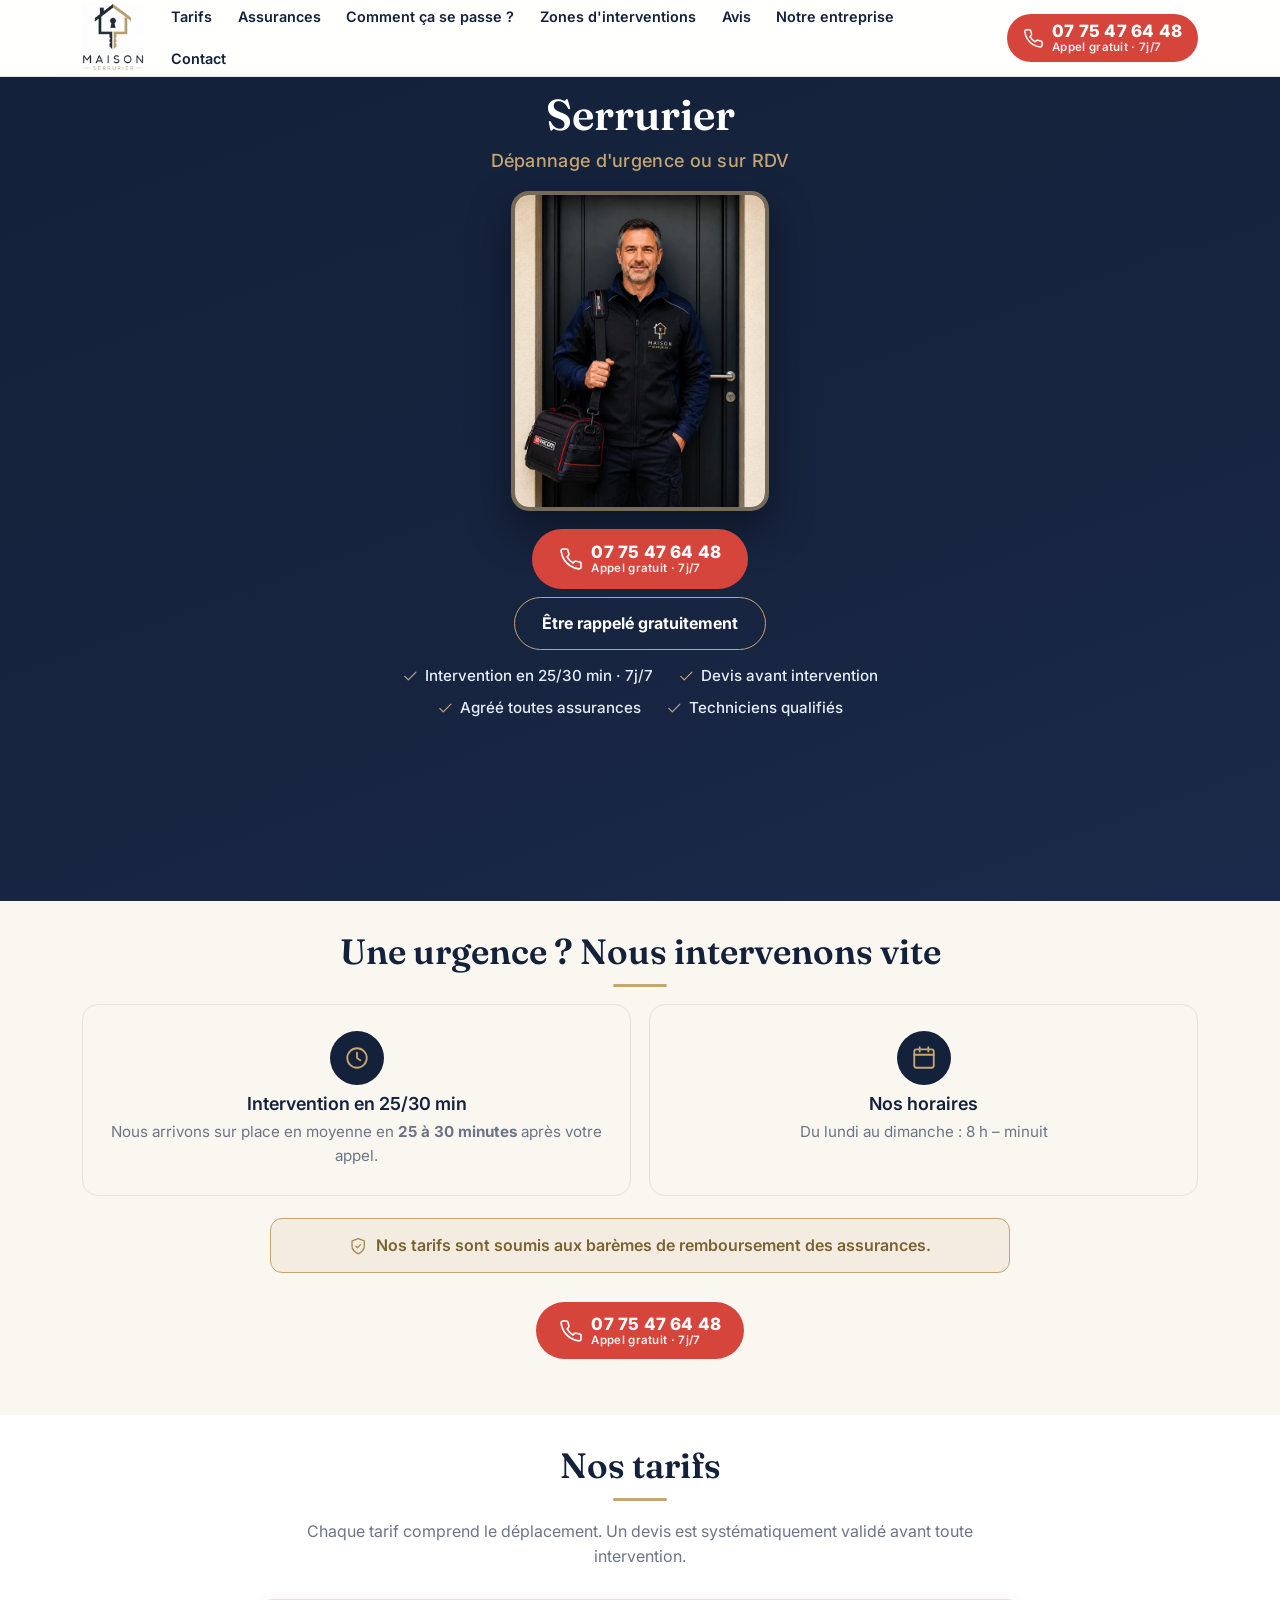
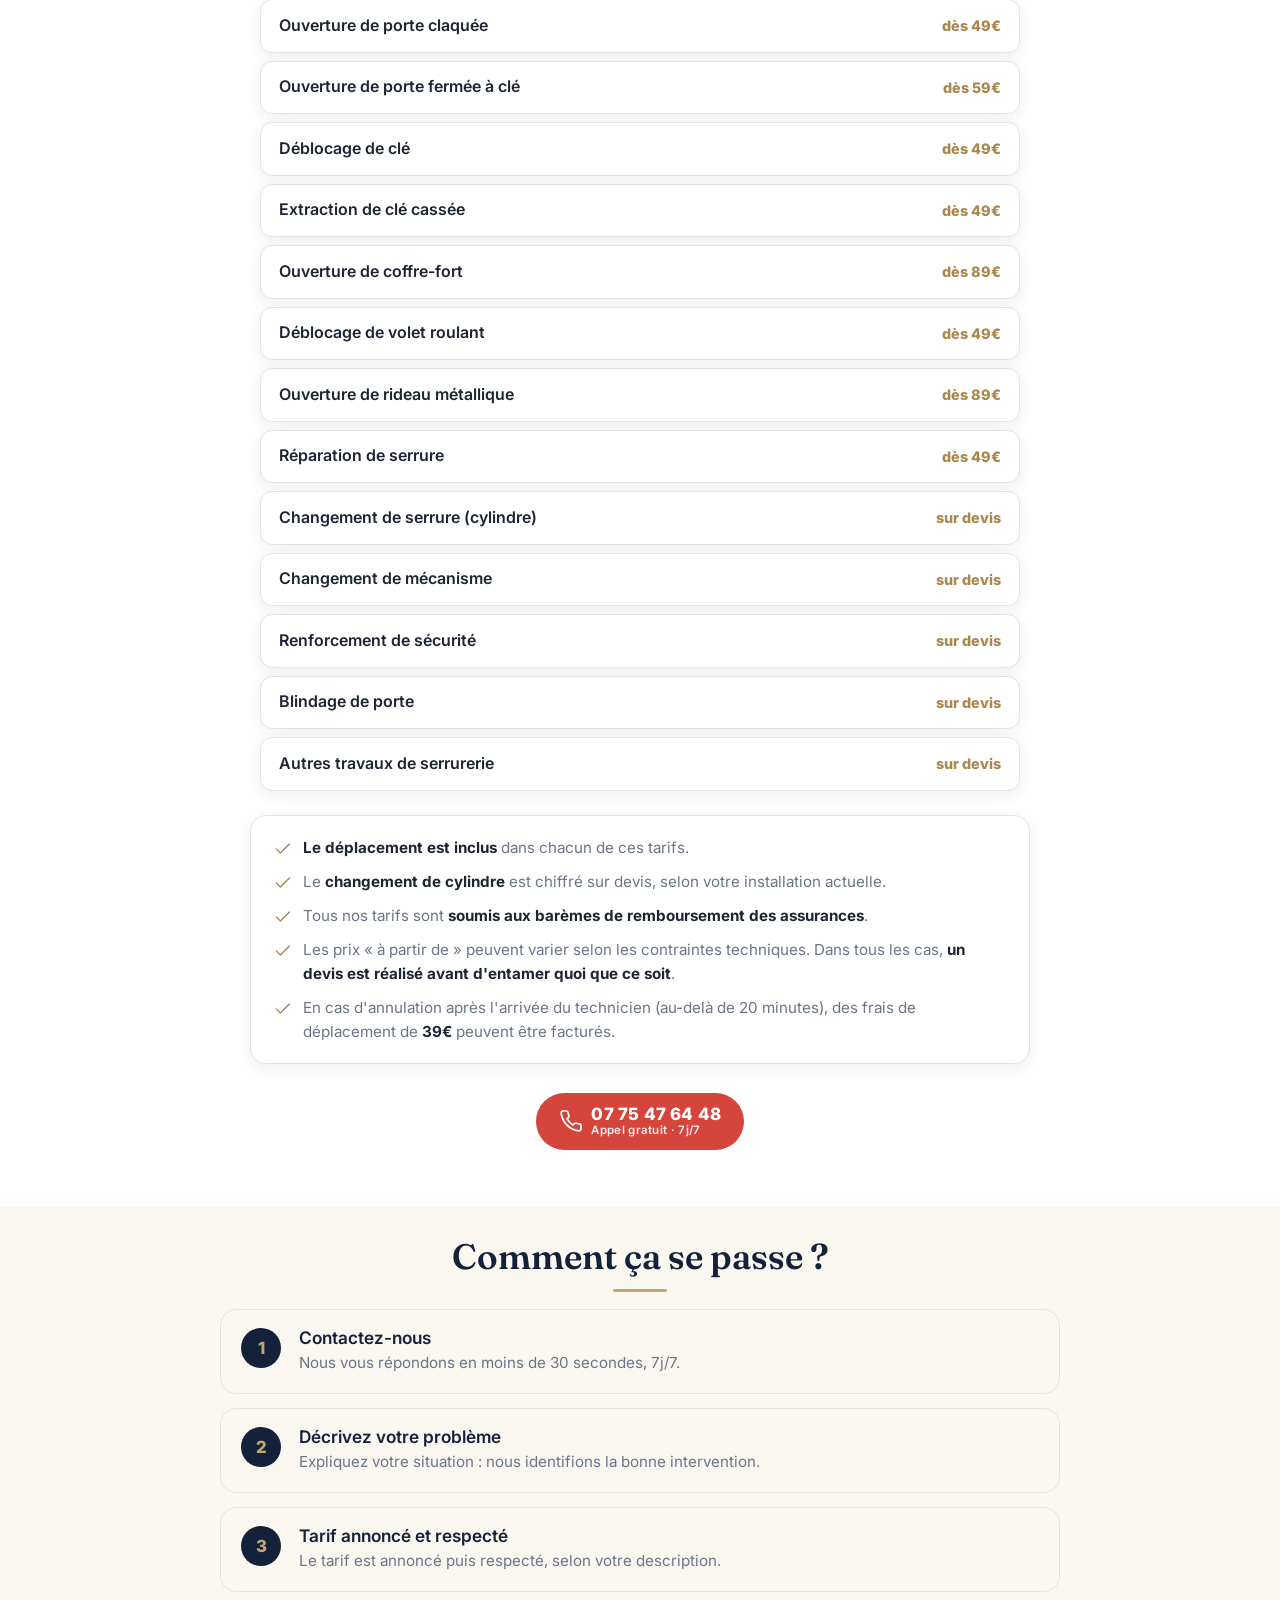
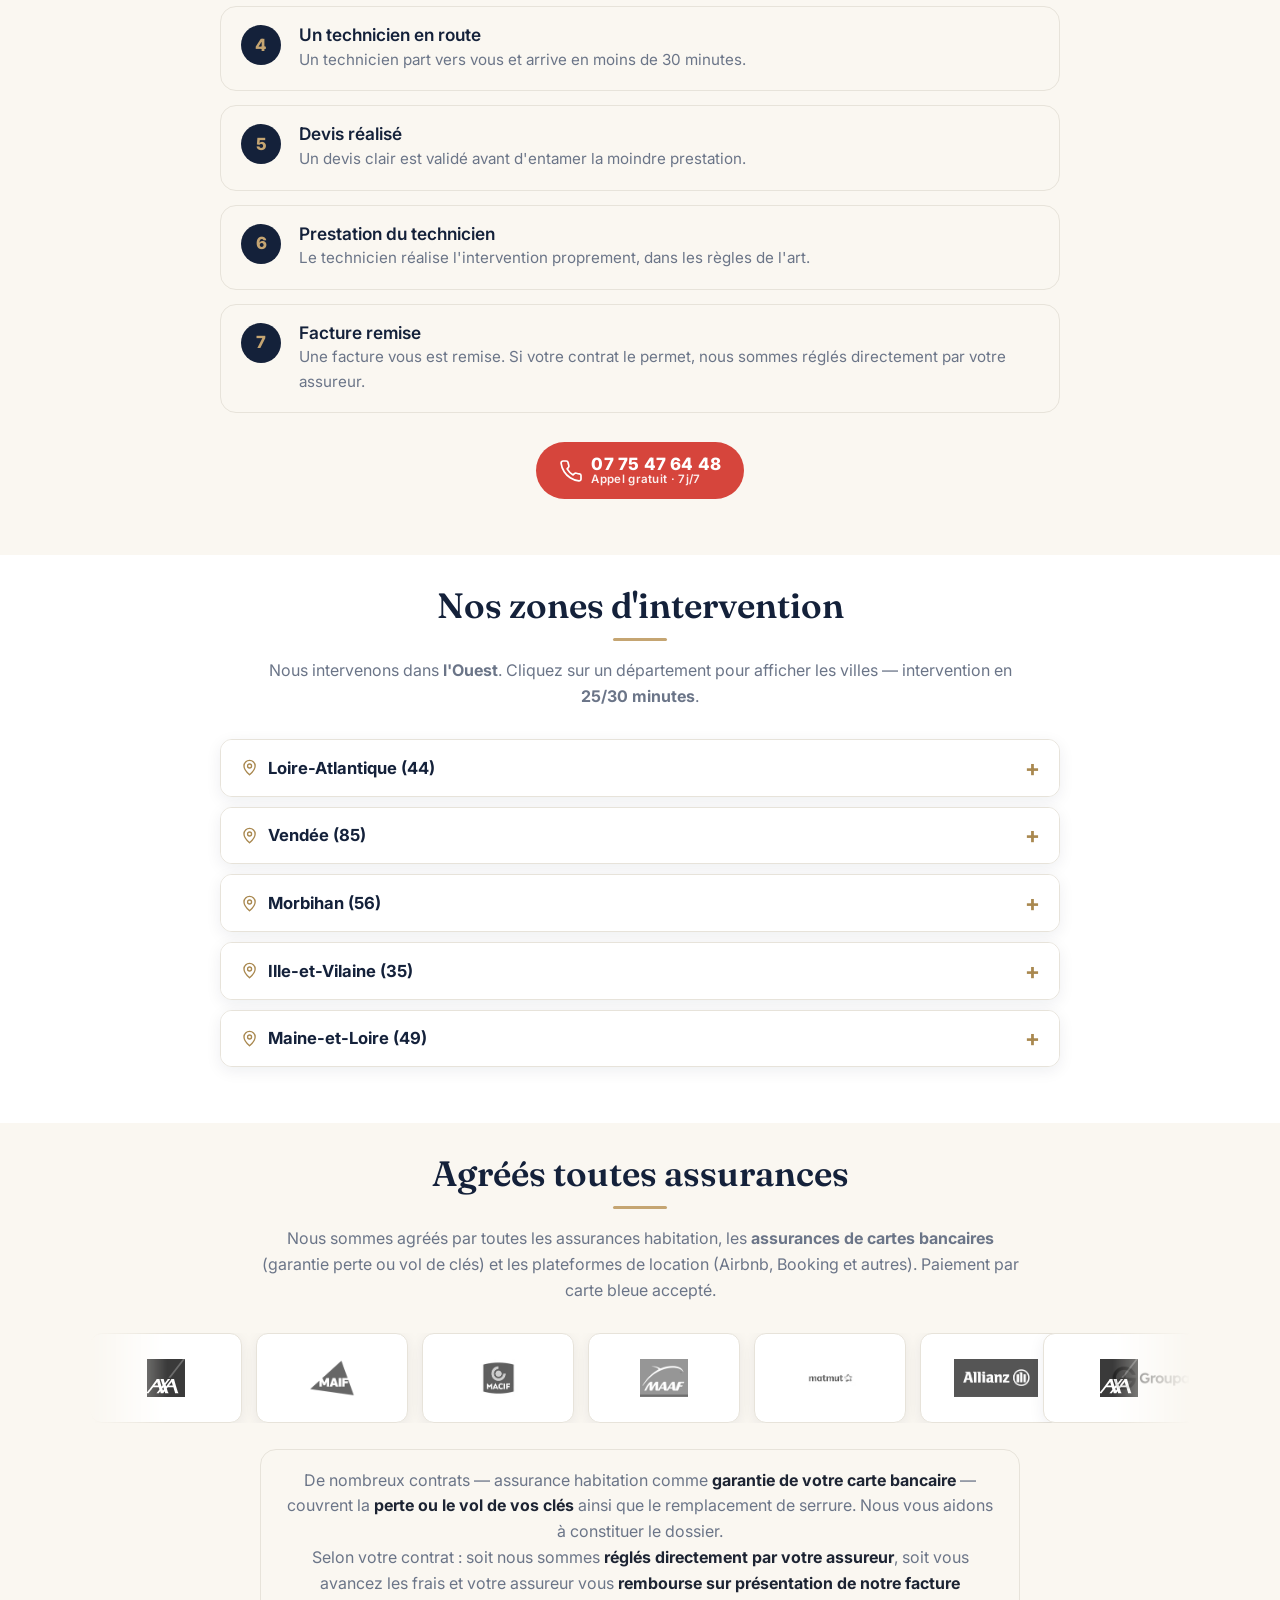
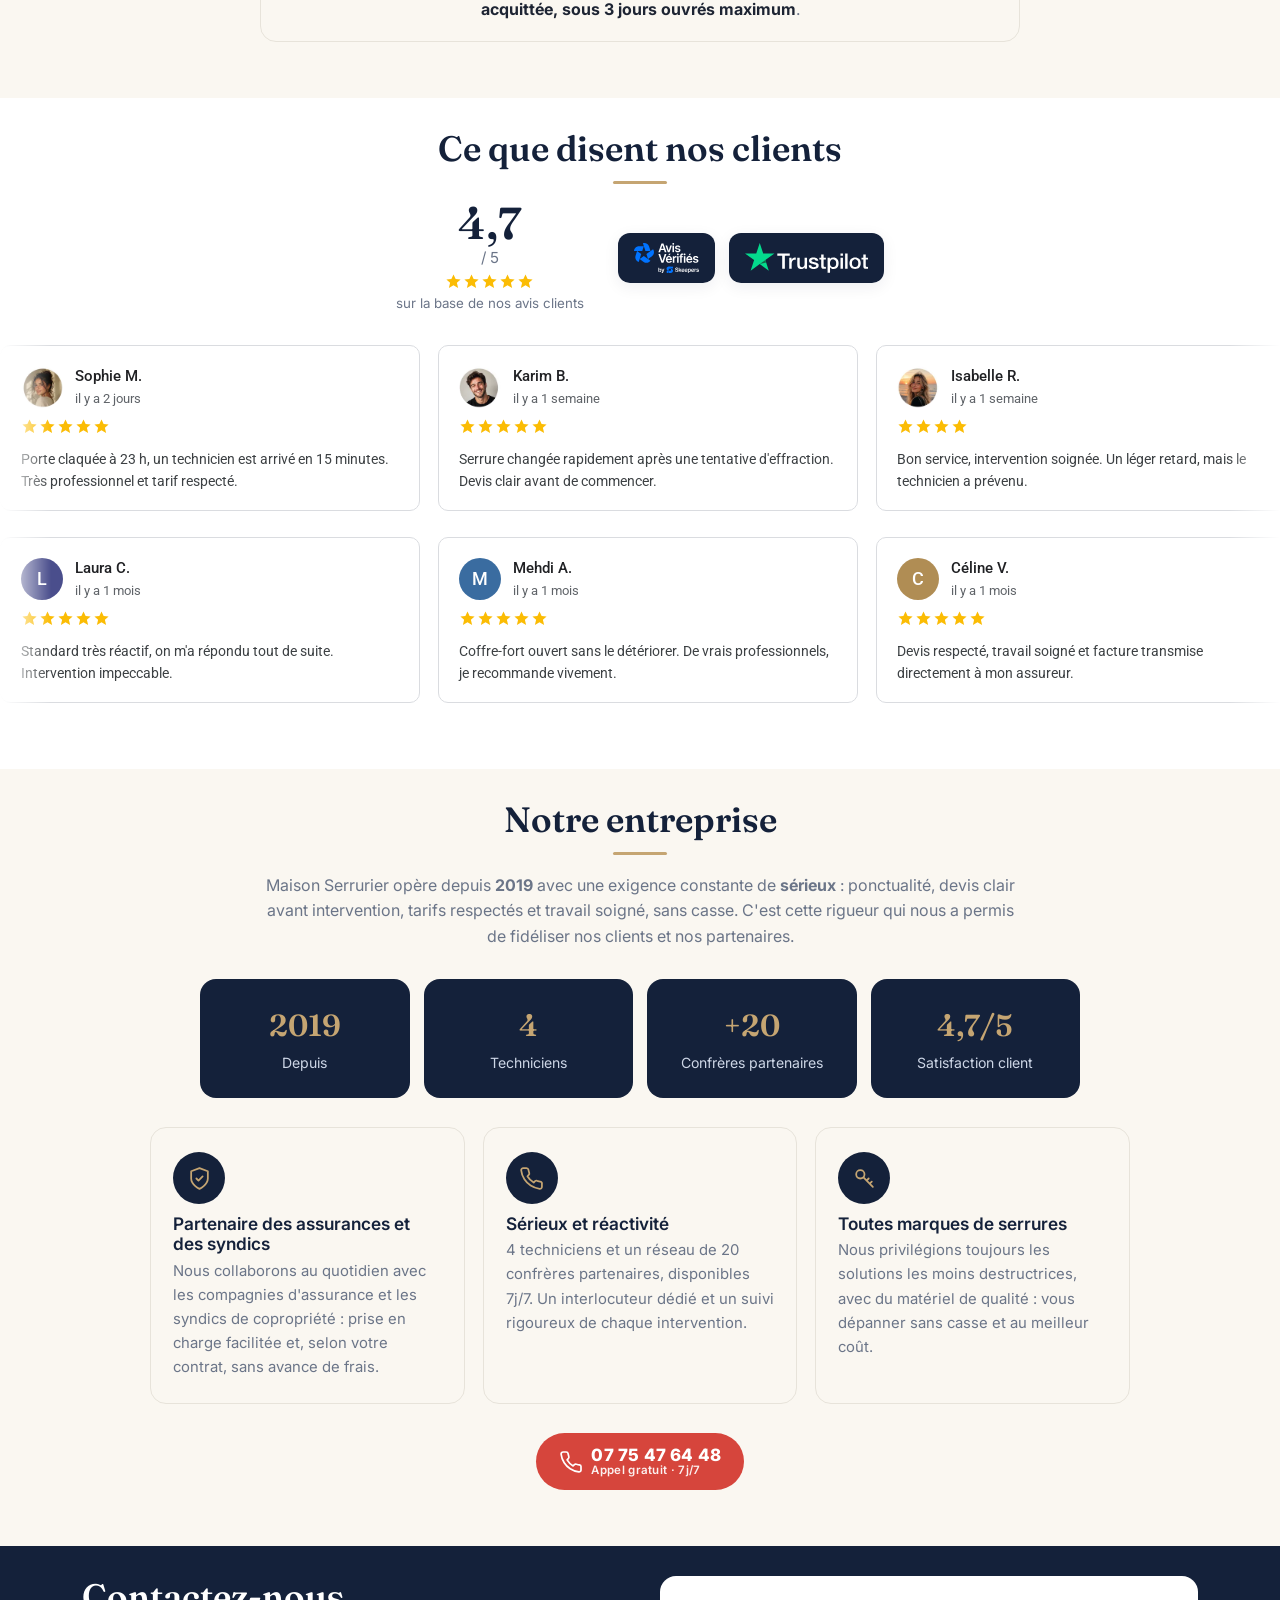
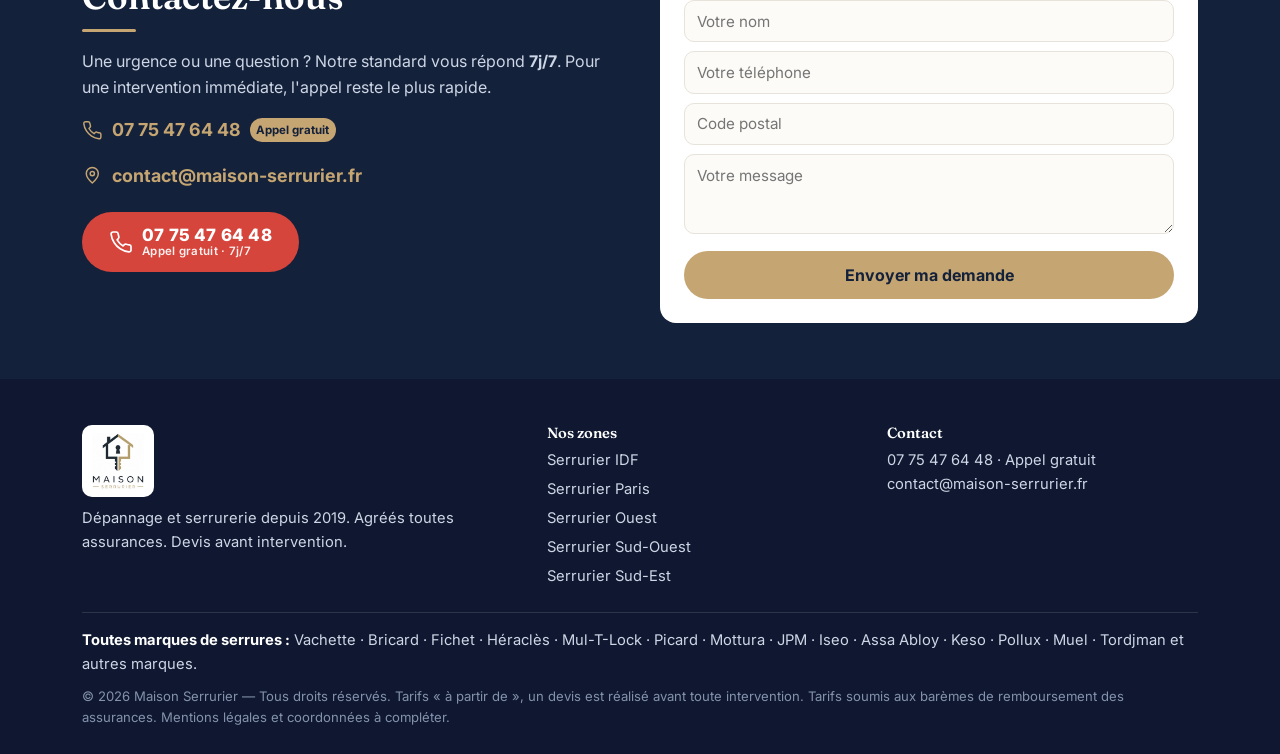
<file: serrurier-ouest.html>
<!DOCTYPE html>
<html lang="fr"><head>
<!-- Google Tag Manager -->
<script>(function(w,d,s,l,i){w[l]=w[l]||[];w[l].push({'gtm.start':
new Date().getTime(),event:'gtm.js'});var f=d.getElementsByTagName(s)[0],
j=d.createElement(s),dl=l!='dataLayer'?'&l='+l:'';j.async=true;j.src=
'https://www.googletagmanager.com/gtm.js?id='+i+dl;f.parentNode.insertBefore(j,f);
})(window,document,'script','dataLayer','GTM-KCDVW65D');</script>
<!-- End Google Tag Manager -->

<meta charset="utf-8"><meta name="viewport" content="width=device-width, initial-scale=1, viewport-fit=cover">
<title>Serrurier dans l'Ouest | Maison Serrurier — Depannage urgent 7j/7</title><meta name="description" content="Serrurier dans l'Ouest : depannage serrurier urgent, intervention en 25/30 min, agree toutes assurances.">
<link rel="icon" href="assets/img/favicon.png">
<link rel="preconnect" href="https://fonts.googleapis.com"><link rel="preconnect" href="https://fonts.gstatic.com" crossorigin><link href="https://fonts.googleapis.com/css2?family=Fraunces:opsz,wght@9..144,500;9..144,600&family=Inter:wght@400;500;600;700&family=Roboto:wght@400;500;700&display=swap" rel="stylesheet">
<link rel="preload" as="image" href="assets/img/hero.webp" fetchpriority="high">
<link rel="stylesheet" href="assets/css/style.css">
</head><body>
<!-- Google Tag Manager (noscript) -->
<noscript><iframe src="https://www.googletagmanager.com/ns.html?id=GTM-KCDVW65D"
height="0" width="0" style="display:none;visibility:hidden"></iframe></noscript>
<!-- End Google Tag Manager (noscript) -->

<header class="site-header">
 <div class="container hd">
  <a href="index.html" class="brand"><img src="assets/img/logo-trim.webp" alt="Maison Serrurier" width="683" height="741" fetchpriority="high"></a>
  <nav class="mainnav" id="mainnav"><a href="#tarifs">Tarifs</a><a href="#assurances">Assurances</a><a href="#comment">Comment ça se passe ?</a><a href="#zones">Zones d'interventions</a><a href="#avis">Avis</a><a href="#entreprise">Notre entreprise</a><a href="#contact">Contact</a></nav>
  <a href="tel:+33775476448" class="btn btn-call hd-call"><svg class="ic " viewBox="0 0 24 24" fill="none" stroke="currentColor" stroke-width="1.7" stroke-linecap="round" stroke-linejoin="round"><path d="M22 16.9v3a2 2 0 0 1-2.2 2 19.8 19.8 0 0 1-8.6-3.1 19.5 19.5 0 0 1-6-6A19.8 19.8 0 0 1 2.1 4.2 2 2 0 0 1 4.1 2h3a2 2 0 0 1 2 1.7c.1 1 .4 1.9.7 2.8a2 2 0 0 1-.5 2.1L8.1 9.9a16 16 0 0 0 6 6l1.3-1.3a2 2 0 0 1 2.1-.4c.9.3 1.8.6 2.8.7a2 2 0 0 1 1.8 2z"/></svg><span class="cl-txt"><span class="cl-num">07 75 47 64 48</span><span class="cl-free">Appel gratuit · 7j/7</span></span></a>
  <button class="burger" id="burger" aria-label="Menu">☰</button>
 </div>
</header>
<main><section class="hero">
 <div class="container hero-inner">
  <h1>Serrurier<span class="h1-sub">Dépannage d'urgence ou sur RDV</span></h1>
  <div class="hero-media"><img src="assets/img/hero.webp" alt="Technicien serrurier Maison Serrurier" width="1122" height="1402" fetchpriority="high" decoding="async"></div>
  <div class="hero-cta">
   <a href="tel:+33775476448" class="btn btn-call btn-lg"><svg class="ic " viewBox="0 0 24 24" fill="none" stroke="currentColor" stroke-width="1.7" stroke-linecap="round" stroke-linejoin="round"><path d="M22 16.9v3a2 2 0 0 1-2.2 2 19.8 19.8 0 0 1-8.6-3.1 19.5 19.5 0 0 1-6-6A19.8 19.8 0 0 1 2.1 4.2 2 2 0 0 1 4.1 2h3a2 2 0 0 1 2 1.7c.1 1 .4 1.9.7 2.8a2 2 0 0 1-.5 2.1L8.1 9.9a16 16 0 0 0 6 6l1.3-1.3a2 2 0 0 1 2.1-.4c.9.3 1.8.6 2.8.7a2 2 0 0 1 1.8 2z"/></svg><span class="cl-txt"><span class="cl-num">07 75 47 64 48</span><span class="cl-free">Appel gratuit · 7j/7</span></span></a>
   <button type="button" class="btn btn-gold btn-lg hero-rappel" onclick="openModal()">Être rappelé gratuitement</button>
  </div>
  <ul class="hero-trust">
   <li><svg class="ic " viewBox="0 0 24 24" fill="none" stroke="currentColor" stroke-width="1.7" stroke-linecap="round" stroke-linejoin="round"><path d="M20 6 9 17l-5-5"/></svg> Intervention en 25/30 min · 7j/7</li>
   <li><svg class="ic " viewBox="0 0 24 24" fill="none" stroke="currentColor" stroke-width="1.7" stroke-linecap="round" stroke-linejoin="round"><path d="M20 6 9 17l-5-5"/></svg> Devis avant intervention</li>
   <li><svg class="ic " viewBox="0 0 24 24" fill="none" stroke="currentColor" stroke-width="1.7" stroke-linecap="round" stroke-linejoin="round"><path d="M20 6 9 17l-5-5"/></svg> Agréé toutes assurances</li>
   <li><svg class="ic " viewBox="0 0 24 24" fill="none" stroke="currentColor" stroke-width="1.7" stroke-linecap="round" stroke-linejoin="round"><path d="M20 6 9 17l-5-5"/></svg> Techniciens qualifiés</li>
  </ul>
 </div>
</section><section class="urgence sec">
 <div class="container">
  <h2 class="sec-title">Une urgence ? Nous intervenons vite</h2>
  <ul class="urg-grid">
   <li class="urg-card"><span class="urg-ic"><svg class="ic " viewBox="0 0 24 24" fill="none" stroke="currentColor" stroke-width="1.7" stroke-linecap="round" stroke-linejoin="round"><circle cx="12" cy="12" r="9"/><path d="M12 7v5l3 2"/></svg></span><h3>Intervention en 25/30 min</h3><p>Nous arrivons sur place en moyenne en <strong>25 à 30 minutes</strong> après votre appel.</p></li>
   <li class="urg-card"><span class="urg-ic"><svg class="ic " viewBox="0 0 24 24" fill="none" stroke="currentColor" stroke-width="1.7" stroke-linecap="round" stroke-linejoin="round"><rect x="3" y="4" width="18" height="17" rx="2"/><path d="M3 9h18M8 2v4M16 2v4"/></svg></span><h3>Nos horaires</h3><p>Du lundi au dimanche : 8 h – minuit</p></li>
   
  </ul>
  <p class="note"><svg class="ic " viewBox="0 0 24 24" fill="none" stroke="currentColor" stroke-width="1.7" stroke-linecap="round" stroke-linejoin="round"><path d="M12 22s8-4 8-10V5l-8-3-8 3v7c0 6 8 10 8 10z"/><path d="M9 12l2 2 4-4"/></svg> Nos tarifs sont soumis aux barèmes de remboursement des assurances.</p>
  <div class="sec-cta"><a href="tel:+33775476448" class="btn btn-call "><svg class="ic " viewBox="0 0 24 24" fill="none" stroke="currentColor" stroke-width="1.7" stroke-linecap="round" stroke-linejoin="round"><path d="M22 16.9v3a2 2 0 0 1-2.2 2 19.8 19.8 0 0 1-8.6-3.1 19.5 19.5 0 0 1-6-6A19.8 19.8 0 0 1 2.1 4.2 2 2 0 0 1 4.1 2h3a2 2 0 0 1 2 1.7c.1 1 .4 1.9.7 2.8a2 2 0 0 1-.5 2.1L8.1 9.9a16 16 0 0 0 6 6l1.3-1.3a2 2 0 0 1 2.1-.4c.9.3 1.8.6 2.8.7a2 2 0 0 1 1.8 2z"/></svg><span class="cl-txt"><span class="cl-num">07 75 47 64 48</span><span class="cl-free">Appel gratuit · 7j/7</span></span></a></div>
 </div>
</section><section id="tarifs" class="tarifs sec alt">
 <div class="container">
  <h2 class="sec-title">Nos tarifs</h2>
  <p class="sec-sub">Chaque tarif comprend le déplacement. Un devis est systématiquement validé avant toute intervention.</p>
  <ul class="tarif-list"><li><span class="t-lab">Ouverture de porte claquée</span><span class="t-price">dès 49€</span></li><li><span class="t-lab">Ouverture de porte fermée à clé</span><span class="t-price">dès 59€</span></li><li><span class="t-lab">Déblocage de clé</span><span class="t-price">dès 49€</span></li><li><span class="t-lab">Extraction de clé cassée</span><span class="t-price">dès 49€</span></li><li><span class="t-lab">Ouverture de coffre-fort</span><span class="t-price">dès 89€</span></li><li><span class="t-lab">Déblocage de volet roulant</span><span class="t-price">dès 49€</span></li><li><span class="t-lab">Ouverture de rideau métallique</span><span class="t-price">dès 89€</span></li><li><span class="t-lab">Réparation de serrure</span><span class="t-price">dès 49€</span></li><li><span class="t-lab">Changement de serrure (cylindre)</span><span class="t-price">sur devis</span></li><li><span class="t-lab">Changement de mécanisme</span><span class="t-price">sur devis</span></li><li><span class="t-lab">Renforcement de sécurité</span><span class="t-price">sur devis</span></li><li><span class="t-lab">Blindage de porte</span><span class="t-price">sur devis</span></li><li><span class="t-lab">Autres travaux de serrurerie</span><span class="t-price">sur devis</span></li></ul>
  <div class="tarif-notes">
   <p><svg class="ic " viewBox="0 0 24 24" fill="none" stroke="currentColor" stroke-width="1.7" stroke-linecap="round" stroke-linejoin="round"><path d="M20 6 9 17l-5-5"/></svg><span><strong>Le déplacement est inclus</strong> dans chacun de ces tarifs.</span></p>
   <p><svg class="ic " viewBox="0 0 24 24" fill="none" stroke="currentColor" stroke-width="1.7" stroke-linecap="round" stroke-linejoin="round"><path d="M20 6 9 17l-5-5"/></svg><span>Le <strong>changement de cylindre</strong> est chiffré sur devis, selon votre installation actuelle.</span></p>
   <p><svg class="ic " viewBox="0 0 24 24" fill="none" stroke="currentColor" stroke-width="1.7" stroke-linecap="round" stroke-linejoin="round"><path d="M20 6 9 17l-5-5"/></svg><span>Tous nos tarifs sont <strong>soumis aux barèmes de remboursement des assurances</strong>.</span></p>
   <p><svg class="ic " viewBox="0 0 24 24" fill="none" stroke="currentColor" stroke-width="1.7" stroke-linecap="round" stroke-linejoin="round"><path d="M20 6 9 17l-5-5"/></svg><span>Les prix « à partir de » peuvent varier selon les contraintes techniques. Dans tous les cas, <strong>un devis est réalisé avant d'entamer quoi que ce soit</strong>.</span></p>
   <p><svg class="ic " viewBox="0 0 24 24" fill="none" stroke="currentColor" stroke-width="1.7" stroke-linecap="round" stroke-linejoin="round"><path d="M20 6 9 17l-5-5"/></svg><span>En cas d'annulation après l'arrivée du technicien (au-delà de 20 minutes), des frais de déplacement de <strong>39€</strong> peuvent être facturés.</span></p>
  </div>
  <div class="sec-cta"><a href="tel:+33775476448" class="btn btn-call "><svg class="ic " viewBox="0 0 24 24" fill="none" stroke="currentColor" stroke-width="1.7" stroke-linecap="round" stroke-linejoin="round"><path d="M22 16.9v3a2 2 0 0 1-2.2 2 19.8 19.8 0 0 1-8.6-3.1 19.5 19.5 0 0 1-6-6A19.8 19.8 0 0 1 2.1 4.2 2 2 0 0 1 4.1 2h3a2 2 0 0 1 2 1.7c.1 1 .4 1.9.7 2.8a2 2 0 0 1-.5 2.1L8.1 9.9a16 16 0 0 0 6 6l1.3-1.3a2 2 0 0 1 2.1-.4c.9.3 1.8.6 2.8.7a2 2 0 0 1 1.8 2z"/></svg><span class="cl-txt"><span class="cl-num">07 75 47 64 48</span><span class="cl-free">Appel gratuit · 7j/7</span></span></a></div>
 </div>
</section><section id="comment" class="comment sec">
 <div class="container">
  <h2 class="sec-title">Comment ça se passe ?</h2>
  <ol class="steps"><li class="step"><span class="step-n">1</span><div><h3>Contactez-nous</h3><p>Nous vous répondons en moins de 30 secondes, 7j/7.</p></div></li><li class="step"><span class="step-n">2</span><div><h3>Décrivez votre problème</h3><p>Expliquez votre situation : nous identifions la bonne intervention.</p></div></li><li class="step"><span class="step-n">3</span><div><h3>Tarif annoncé et respecté</h3><p>Le tarif est annoncé puis respecté, selon votre description.</p></div></li><li class="step"><span class="step-n">4</span><div><h3>Un technicien en route</h3><p>Un technicien part vers vous et arrive en moins de 30 minutes.</p></div></li><li class="step"><span class="step-n">5</span><div><h3>Devis réalisé</h3><p>Un devis clair est validé avant d'entamer la moindre prestation.</p></div></li><li class="step"><span class="step-n">6</span><div><h3>Prestation du technicien</h3><p>Le technicien réalise l'intervention proprement, dans les règles de l'art.</p></div></li><li class="step"><span class="step-n">7</span><div><h3>Facture remise</h3><p>Une facture vous est remise. Si votre contrat le permet, nous sommes réglés directement par votre assureur.</p></div></li></ol>
  <div class="sec-cta"><a href="tel:+33775476448" class="btn btn-call "><svg class="ic " viewBox="0 0 24 24" fill="none" stroke="currentColor" stroke-width="1.7" stroke-linecap="round" stroke-linejoin="round"><path d="M22 16.9v3a2 2 0 0 1-2.2 2 19.8 19.8 0 0 1-8.6-3.1 19.5 19.5 0 0 1-6-6A19.8 19.8 0 0 1 2.1 4.2 2 2 0 0 1 4.1 2h3a2 2 0 0 1 2 1.7c.1 1 .4 1.9.7 2.8a2 2 0 0 1-.5 2.1L8.1 9.9a16 16 0 0 0 6 6l1.3-1.3a2 2 0 0 1 2.1-.4c.9.3 1.8.6 2.8.7a2 2 0 0 1 1.8 2z"/></svg><span class="cl-txt"><span class="cl-num">07 75 47 64 48</span><span class="cl-free">Appel gratuit · 7j/7</span></span></a></div>
 </div>
</section><section id="zones" class="zones sec alt"><div class="container"><h2 class="sec-title">Nos zones d'intervention</h2><p class="sec-sub">Nous intervenons dans <strong>l'Ouest</strong>. Cliquez sur un département pour afficher les villes — intervention en <strong>25/30 minutes</strong>.</p><div class="acc-list"><div class="acc"><button class="acc-head" type="button" onclick="toggleAcc(this)"><span><svg class="ic " viewBox="0 0 24 24" fill="none" stroke="currentColor" stroke-width="1.7" stroke-linecap="round" stroke-linejoin="round"><path d="M12 21s7-6 7-11a7 7 0 1 0-14 0c0 5 7 11 7 11z"/><circle cx="12" cy="10" r="2.5"/></svg>Loire-Atlantique (44)</span><span class="acc-ic">+</span></button><div class="acc-body"><div class="acc-cities"><a href="#">Serrurier Nantes</a><a href="#">Serrurier Saint-Nazaire</a><a href="#">Serrurier Saint-Herblain</a><a href="#">Serrurier Rezé</a><a href="#">Serrurier Saint-Sébastien-sur-Loire</a><a href="#">Serrurier Orvault</a><a href="#">Serrurier Vertou</a><a href="#">Serrurier La Chapelle-sur-Erdre</a><a href="#">Serrurier Couëron</a><a href="#">Serrurier Carquefou</a></div></div></div><div class="acc"><button class="acc-head" type="button" onclick="toggleAcc(this)"><span><svg class="ic " viewBox="0 0 24 24" fill="none" stroke="currentColor" stroke-width="1.7" stroke-linecap="round" stroke-linejoin="round"><path d="M12 21s7-6 7-11a7 7 0 1 0-14 0c0 5 7 11 7 11z"/><circle cx="12" cy="10" r="2.5"/></svg>Vendée (85)</span><span class="acc-ic">+</span></button><div class="acc-body"><div class="acc-cities"><a href="#">Serrurier La Roche-sur-Yon</a><a href="#">Serrurier Les Sables-d'Olonne</a><a href="#">Serrurier Challans</a><a href="#">Serrurier Fontenay-le-Comte</a><a href="#">Serrurier Les Herbiers</a><a href="#">Serrurier Luçon</a><a href="#">Serrurier Saint-Hilaire-de-Riez</a><a href="#">Serrurier Saint-Jean-de-Monts</a><a href="#">Serrurier Montaigu-Vendée</a><a href="#">Serrurier La Châtaigneraie</a></div></div></div><div class="acc"><button class="acc-head" type="button" onclick="toggleAcc(this)"><span><svg class="ic " viewBox="0 0 24 24" fill="none" stroke="currentColor" stroke-width="1.7" stroke-linecap="round" stroke-linejoin="round"><path d="M12 21s7-6 7-11a7 7 0 1 0-14 0c0 5 7 11 7 11z"/><circle cx="12" cy="10" r="2.5"/></svg>Morbihan (56)</span><span class="acc-ic">+</span></button><div class="acc-body"><div class="acc-cities"><a href="#">Serrurier Lorient</a><a href="#">Serrurier Vannes</a><a href="#">Serrurier Lanester</a><a href="#">Serrurier Ploemeur</a><a href="#">Serrurier Pontivy</a><a href="#">Serrurier Hennebont</a><a href="#">Serrurier Auray</a><a href="#">Serrurier Guidel</a><a href="#">Serrurier Caudan</a><a href="#">Serrurier Séné</a></div></div></div><div class="acc"><button class="acc-head" type="button" onclick="toggleAcc(this)"><span><svg class="ic " viewBox="0 0 24 24" fill="none" stroke="currentColor" stroke-width="1.7" stroke-linecap="round" stroke-linejoin="round"><path d="M12 21s7-6 7-11a7 7 0 1 0-14 0c0 5 7 11 7 11z"/><circle cx="12" cy="10" r="2.5"/></svg>Ille-et-Vilaine (35)</span><span class="acc-ic">+</span></button><div class="acc-body"><div class="acc-cities"><a href="#">Serrurier Rennes</a><a href="#">Serrurier Saint-Malo</a><a href="#">Serrurier Fougères</a><a href="#">Serrurier Cesson-Sévigné</a><a href="#">Serrurier Bruz</a><a href="#">Serrurier Vitré</a><a href="#">Serrurier Saint-Jacques-de-la-Lande</a><a href="#">Serrurier Betton</a><a href="#">Serrurier Pacé</a><a href="#">Serrurier Chantepie</a></div></div></div><div class="acc"><button class="acc-head" type="button" onclick="toggleAcc(this)"><span><svg class="ic " viewBox="0 0 24 24" fill="none" stroke="currentColor" stroke-width="1.7" stroke-linecap="round" stroke-linejoin="round"><path d="M12 21s7-6 7-11a7 7 0 1 0-14 0c0 5 7 11 7 11z"/><circle cx="12" cy="10" r="2.5"/></svg>Maine-et-Loire (49)</span><span class="acc-ic">+</span></button><div class="acc-body"><div class="acc-cities"><a href="#">Serrurier Angers</a><a href="#">Serrurier Cholet</a><a href="#">Serrurier Saumur</a><a href="#">Serrurier Trélazé</a><a href="#">Serrurier Avrillé</a><a href="#">Serrurier Les Ponts-de-Cé</a><a href="#">Serrurier Beaucouzé</a><a href="#">Serrurier Saint-Barthélemy-d'Anjou</a><a href="#">Serrurier Bouchemaine</a><a href="#">Serrurier Montreuil-Juigné</a></div></div></div></div></div></section><section id="assurances" class="assurances sec">
 <div class="container">
  <h2 class="sec-title">Agréés toutes assurances</h2>
  <p class="sec-sub">Nous sommes agréés par toutes les assurances habitation, les <strong>assurances de cartes bancaires</strong> (garantie perte ou vol de clés) et les plateformes de location (Airbnb, Booking et autres). Paiement par carte bleue accepté.</p>
  <div class="assu-grid"><div class="assu-logo"><img src="assets/img/assurance/axa.svg" alt="AXA" title="AXA" loading="lazy" decoding="async"></div><div class="assu-logo"><img src="assets/img/assurance/maif.webp" alt="MAIF" title="MAIF" loading="lazy" decoding="async"></div><div class="assu-logo"><img src="assets/img/assurance/macif.webp" alt="Macif" title="Macif" loading="lazy" decoding="async"></div><div class="assu-logo"><img src="assets/img/assurance/maaf.webp" alt="MAAF" title="MAAF" loading="lazy" decoding="async"></div><div class="assu-logo"><img src="assets/img/assurance/matmut.webp" alt="Matmut" title="Matmut" loading="lazy" decoding="async"></div><div class="assu-logo"><img src="assets/img/assurance/allianz.webp" alt="Allianz" title="Allianz" loading="lazy" decoding="async"></div><div class="assu-logo"><img src="assets/img/assurance/groupama.webp" alt="Groupama" title="Groupama" loading="lazy" decoding="async"></div><div class="assu-logo"><img src="assets/img/assurance/gmf.svg" alt="GMF" title="GMF" loading="lazy" decoding="async"></div><div class="assu-logo"><img src="assets/img/assurance/mma.svg" alt="MMA" title="MMA" loading="lazy" decoding="async"></div><div class="assu-logo"><img src="assets/img/assurance/pacifica.webp" alt="Pacifica" title="Pacifica" loading="lazy" decoding="async"></div></div>
  <div class="assu-text">
   <p>De nombreux contrats — assurance habitation comme <strong>garantie de votre carte bancaire</strong> — couvrent la <strong>perte ou le vol de vos clés</strong> ainsi que le remplacement de serrure. Nous vous aidons à constituer le dossier.</p>
   <p>Selon votre contrat : soit nous sommes <strong>réglés directement par votre assureur</strong>, soit vous avancez les frais et votre assureur vous <strong>rembourse sur présentation de notre facture acquittée, sous 3 jours ouvrés maximum</strong>.</p>
  </div>
 </div>
</section><section id="avis" class="avis sec alt">
 <div class="container">
  <h2 class="sec-title">Ce que disent nos clients</h2>
  <div class="avis-head">
   <div class="avis-score"><span class="big">4,7</span><span class="out">/ 5</span><span class="stars"><svg viewBox="0 0 24 24" class="ic-star" fill="currentColor"><path d="M12 2l3 6.5 7 .7-5.2 4.7L18.5 21 12 17.3 5.5 21 7.2 13.9 2 9.2l7-.7z"/></svg><svg viewBox="0 0 24 24" class="ic-star" fill="currentColor"><path d="M12 2l3 6.5 7 .7-5.2 4.7L18.5 21 12 17.3 5.5 21 7.2 13.9 2 9.2l7-.7z"/></svg><svg viewBox="0 0 24 24" class="ic-star" fill="currentColor"><path d="M12 2l3 6.5 7 .7-5.2 4.7L18.5 21 12 17.3 5.5 21 7.2 13.9 2 9.2l7-.7z"/></svg><svg viewBox="0 0 24 24" class="ic-star" fill="currentColor"><path d="M12 2l3 6.5 7 .7-5.2 4.7L18.5 21 12 17.3 5.5 21 7.2 13.9 2 9.2l7-.7z"/></svg><svg viewBox="0 0 24 24" class="ic-star" fill="currentColor"><path d="M12 2l3 6.5 7 .7-5.2 4.7L18.5 21 12 17.3 5.5 21 7.2 13.9 2 9.2l7-.7z"/></svg></span><small>sur la base de nos avis clients</small></div>
   <div class="avis-logos"><span class="avis-logo-pill"><img src="assets/img/avis/avis-verifies.svg" alt="Avis Vérifiés" width="120" height="40" loading="lazy"></span><span class="avis-logo-pill"><img src="assets/img/avis/trustpilot.svg" alt="Trustpilot" width="120" height="30" loading="lazy"></span></div>
  </div>
 </div>
 <div class="avis-marquee"><div class="avis-track"><article class="rev"><div class="rev-top"><img src="assets/img/avis/profils/p1.webp" class="rev-av" alt="Sophie M." width="110" height="110" loading="lazy" decoding="async"><div class="rev-id"><span class="rev-name">Sophie M.</span><span class="rev-date">il y a 2 jours</span></div></div><span class="stars"><svg viewBox="0 0 24 24" class="ic-star" fill="currentColor"><path d="M12 2l3 6.5 7 .7-5.2 4.7L18.5 21 12 17.3 5.5 21 7.2 13.9 2 9.2l7-.7z"/></svg><svg viewBox="0 0 24 24" class="ic-star" fill="currentColor"><path d="M12 2l3 6.5 7 .7-5.2 4.7L18.5 21 12 17.3 5.5 21 7.2 13.9 2 9.2l7-.7z"/></svg><svg viewBox="0 0 24 24" class="ic-star" fill="currentColor"><path d="M12 2l3 6.5 7 .7-5.2 4.7L18.5 21 12 17.3 5.5 21 7.2 13.9 2 9.2l7-.7z"/></svg><svg viewBox="0 0 24 24" class="ic-star" fill="currentColor"><path d="M12 2l3 6.5 7 .7-5.2 4.7L18.5 21 12 17.3 5.5 21 7.2 13.9 2 9.2l7-.7z"/></svg><svg viewBox="0 0 24 24" class="ic-star" fill="currentColor"><path d="M12 2l3 6.5 7 .7-5.2 4.7L18.5 21 12 17.3 5.5 21 7.2 13.9 2 9.2l7-.7z"/></svg></span><p class="rev-txt">Porte claquée à 23 h, un technicien est arrivé en 15 minutes. Très professionnel et tarif respecté.</p></article><article class="rev"><div class="rev-top"><img src="assets/img/avis/profils/p3.webp" class="rev-av" alt="Karim B." width="110" height="110" loading="lazy" decoding="async"><div class="rev-id"><span class="rev-name">Karim B.</span><span class="rev-date">il y a 1 semaine</span></div></div><span class="stars"><svg viewBox="0 0 24 24" class="ic-star" fill="currentColor"><path d="M12 2l3 6.5 7 .7-5.2 4.7L18.5 21 12 17.3 5.5 21 7.2 13.9 2 9.2l7-.7z"/></svg><svg viewBox="0 0 24 24" class="ic-star" fill="currentColor"><path d="M12 2l3 6.5 7 .7-5.2 4.7L18.5 21 12 17.3 5.5 21 7.2 13.9 2 9.2l7-.7z"/></svg><svg viewBox="0 0 24 24" class="ic-star" fill="currentColor"><path d="M12 2l3 6.5 7 .7-5.2 4.7L18.5 21 12 17.3 5.5 21 7.2 13.9 2 9.2l7-.7z"/></svg><svg viewBox="0 0 24 24" class="ic-star" fill="currentColor"><path d="M12 2l3 6.5 7 .7-5.2 4.7L18.5 21 12 17.3 5.5 21 7.2 13.9 2 9.2l7-.7z"/></svg><svg viewBox="0 0 24 24" class="ic-star" fill="currentColor"><path d="M12 2l3 6.5 7 .7-5.2 4.7L18.5 21 12 17.3 5.5 21 7.2 13.9 2 9.2l7-.7z"/></svg></span><p class="rev-txt">Serrure changée rapidement après une tentative d'effraction. Devis clair avant de commencer.</p></article><article class="rev"><div class="rev-top"><img src="assets/img/avis/profils/p2.webp" class="rev-av" alt="Isabelle R." width="110" height="110" loading="lazy" decoding="async"><div class="rev-id"><span class="rev-name">Isabelle R.</span><span class="rev-date">il y a 1 semaine</span></div></div><span class="stars"><svg viewBox="0 0 24 24" class="ic-star" fill="currentColor"><path d="M12 2l3 6.5 7 .7-5.2 4.7L18.5 21 12 17.3 5.5 21 7.2 13.9 2 9.2l7-.7z"/></svg><svg viewBox="0 0 24 24" class="ic-star" fill="currentColor"><path d="M12 2l3 6.5 7 .7-5.2 4.7L18.5 21 12 17.3 5.5 21 7.2 13.9 2 9.2l7-.7z"/></svg><svg viewBox="0 0 24 24" class="ic-star" fill="currentColor"><path d="M12 2l3 6.5 7 .7-5.2 4.7L18.5 21 12 17.3 5.5 21 7.2 13.9 2 9.2l7-.7z"/></svg><svg viewBox="0 0 24 24" class="ic-star" fill="currentColor"><path d="M12 2l3 6.5 7 .7-5.2 4.7L18.5 21 12 17.3 5.5 21 7.2 13.9 2 9.2l7-.7z"/></svg></span><p class="rev-txt">Bon service, intervention soignée. Un léger retard, mais le technicien a prévenu.</p></article><article class="rev"><div class="rev-top"><img src="assets/img/avis/profils/p4.webp" class="rev-av" alt="Thomas L." width="110" height="110" loading="lazy" decoding="async"><div class="rev-id"><span class="rev-name">Thomas L.</span><span class="rev-date">il y a 2 semaines</span></div></div><span class="stars"><svg viewBox="0 0 24 24" class="ic-star" fill="currentColor"><path d="M12 2l3 6.5 7 .7-5.2 4.7L18.5 21 12 17.3 5.5 21 7.2 13.9 2 9.2l7-.7z"/></svg><svg viewBox="0 0 24 24" class="ic-star" fill="currentColor"><path d="M12 2l3 6.5 7 .7-5.2 4.7L18.5 21 12 17.3 5.5 21 7.2 13.9 2 9.2l7-.7z"/></svg><svg viewBox="0 0 24 24" class="ic-star" fill="currentColor"><path d="M12 2l3 6.5 7 .7-5.2 4.7L18.5 21 12 17.3 5.5 21 7.2 13.9 2 9.2l7-.7z"/></svg><svg viewBox="0 0 24 24" class="ic-star" fill="currentColor"><path d="M12 2l3 6.5 7 .7-5.2 4.7L18.5 21 12 17.3 5.5 21 7.2 13.9 2 9.2l7-.7z"/></svg><svg viewBox="0 0 24 24" class="ic-star" fill="currentColor"><path d="M12 2l3 6.5 7 .7-5.2 4.7L18.5 21 12 17.3 5.5 21 7.2 13.9 2 9.2l7-.7z"/></svg></span><p class="rev-txt">Clé cassée dans la serrure, extraite sans abîmer la porte. Travail propre et efficace.</p></article><article class="rev"><div class="rev-top"><span class="rev-av rev-av-ltr" style="background:#1b2a4a">N</span><div class="rev-id"><span class="rev-name">Nadia F.</span><span class="rev-date">il y a 2 semaines</span></div></div><span class="stars"><svg viewBox="0 0 24 24" class="ic-star" fill="currentColor"><path d="M12 2l3 6.5 7 .7-5.2 4.7L18.5 21 12 17.3 5.5 21 7.2 13.9 2 9.2l7-.7z"/></svg><svg viewBox="0 0 24 24" class="ic-star" fill="currentColor"><path d="M12 2l3 6.5 7 .7-5.2 4.7L18.5 21 12 17.3 5.5 21 7.2 13.9 2 9.2l7-.7z"/></svg><svg viewBox="0 0 24 24" class="ic-star" fill="currentColor"><path d="M12 2l3 6.5 7 .7-5.2 4.7L18.5 21 12 17.3 5.5 21 7.2 13.9 2 9.2l7-.7z"/></svg><svg viewBox="0 0 24 24" class="ic-star" fill="currentColor"><path d="M12 2l3 6.5 7 .7-5.2 4.7L18.5 21 12 17.3 5.5 21 7.2 13.9 2 9.2l7-.7z"/></svg><svg viewBox="0 0 24 24" class="ic-star" fill="currentColor"><path d="M12 2l3 6.5 7 .7-5.2 4.7L18.5 21 12 17.3 5.5 21 7.2 13.9 2 9.2l7-.7z"/></svg></span><p class="rev-txt">Très réactifs, prise en charge directe par mon assurance. Aucune avance à faire, parfait.</p></article><article class="rev"><div class="rev-top"><img src="assets/img/avis/profils/p5.webp" class="rev-av" alt="Julien P." width="110" height="110" loading="lazy" decoding="async"><div class="rev-id"><span class="rev-name">Julien P.</span><span class="rev-date">il y a 3 semaines</span></div></div><span class="stars"><svg viewBox="0 0 24 24" class="ic-star" fill="currentColor"><path d="M12 2l3 6.5 7 .7-5.2 4.7L18.5 21 12 17.3 5.5 21 7.2 13.9 2 9.2l7-.7z"/></svg><svg viewBox="0 0 24 24" class="ic-star" fill="currentColor"><path d="M12 2l3 6.5 7 .7-5.2 4.7L18.5 21 12 17.3 5.5 21 7.2 13.9 2 9.2l7-.7z"/></svg><svg viewBox="0 0 24 24" class="ic-star" fill="currentColor"><path d="M12 2l3 6.5 7 .7-5.2 4.7L18.5 21 12 17.3 5.5 21 7.2 13.9 2 9.2l7-.7z"/></svg><svg viewBox="0 0 24 24" class="ic-star" fill="currentColor"><path d="M12 2l3 6.5 7 .7-5.2 4.7L18.5 21 12 17.3 5.5 21 7.2 13.9 2 9.2l7-.7z"/></svg><svg viewBox="0 0 24 24" class="ic-star" fill="currentColor"><path d="M12 2l3 6.5 7 .7-5.2 4.7L18.5 21 12 17.3 5.5 21 7.2 13.9 2 9.2l7-.7z"/></svg></span><p class="rev-txt">Ouverture de porte sans dégât, tarif annoncé au téléphone et respecté à l'euro près.</p></article><article class="rev"><div class="rev-top"><span class="rev-av rev-av-ltr" style="background:#3a6ca0">M</span><div class="rev-id"><span class="rev-name">Mélanie D.</span><span class="rev-date">il y a 3 semaines</span></div></div><span class="stars"><svg viewBox="0 0 24 24" class="ic-star" fill="currentColor"><path d="M12 2l3 6.5 7 .7-5.2 4.7L18.5 21 12 17.3 5.5 21 7.2 13.9 2 9.2l7-.7z"/></svg><svg viewBox="0 0 24 24" class="ic-star" fill="currentColor"><path d="M12 2l3 6.5 7 .7-5.2 4.7L18.5 21 12 17.3 5.5 21 7.2 13.9 2 9.2l7-.7z"/></svg><svg viewBox="0 0 24 24" class="ic-star" fill="currentColor"><path d="M12 2l3 6.5 7 .7-5.2 4.7L18.5 21 12 17.3 5.5 21 7.2 13.9 2 9.2l7-.7z"/></svg><svg viewBox="0 0 24 24" class="ic-star" fill="currentColor"><path d="M12 2l3 6.5 7 .7-5.2 4.7L18.5 21 12 17.3 5.5 21 7.2 13.9 2 9.2l7-.7z"/></svg></span><p class="rev-txt">Sérieux et ponctuel. Le blindage de ma porte a été réalisé proprement.</p></article><article class="rev"><div class="rev-top"><img src="assets/img/avis/profils/p6.webp" class="rev-av" alt="Antoine G." width="110" height="110" loading="lazy" decoding="async"><div class="rev-id"><span class="rev-name">Antoine G.</span><span class="rev-date">il y a 1 mois</span></div></div><span class="stars"><svg viewBox="0 0 24 24" class="ic-star" fill="currentColor"><path d="M12 2l3 6.5 7 .7-5.2 4.7L18.5 21 12 17.3 5.5 21 7.2 13.9 2 9.2l7-.7z"/></svg><svg viewBox="0 0 24 24" class="ic-star" fill="currentColor"><path d="M12 2l3 6.5 7 .7-5.2 4.7L18.5 21 12 17.3 5.5 21 7.2 13.9 2 9.2l7-.7z"/></svg><svg viewBox="0 0 24 24" class="ic-star" fill="currentColor"><path d="M12 2l3 6.5 7 .7-5.2 4.7L18.5 21 12 17.3 5.5 21 7.2 13.9 2 9.2l7-.7z"/></svg><svg viewBox="0 0 24 24" class="ic-star" fill="currentColor"><path d="M12 2l3 6.5 7 .7-5.2 4.7L18.5 21 12 17.3 5.5 21 7.2 13.9 2 9.2l7-.7z"/></svg><svg viewBox="0 0 24 24" class="ic-star" fill="currentColor"><path d="M12 2l3 6.5 7 .7-5.2 4.7L18.5 21 12 17.3 5.5 21 7.2 13.9 2 9.2l7-.7z"/></svg></span><p class="rev-txt">Volet roulant débloqué en quelques minutes. Technicien aimable et de bon conseil.</p></article></div></div>
 <div class="avis-marquee"><div class="avis-track avis-track-rev"><article class="rev"><div class="rev-top"><span class="rev-av rev-av-ltr" style="background:#4a4e8c">L</span><div class="rev-id"><span class="rev-name">Laura C.</span><span class="rev-date">il y a 1 mois</span></div></div><span class="stars"><svg viewBox="0 0 24 24" class="ic-star" fill="currentColor"><path d="M12 2l3 6.5 7 .7-5.2 4.7L18.5 21 12 17.3 5.5 21 7.2 13.9 2 9.2l7-.7z"/></svg><svg viewBox="0 0 24 24" class="ic-star" fill="currentColor"><path d="M12 2l3 6.5 7 .7-5.2 4.7L18.5 21 12 17.3 5.5 21 7.2 13.9 2 9.2l7-.7z"/></svg><svg viewBox="0 0 24 24" class="ic-star" fill="currentColor"><path d="M12 2l3 6.5 7 .7-5.2 4.7L18.5 21 12 17.3 5.5 21 7.2 13.9 2 9.2l7-.7z"/></svg><svg viewBox="0 0 24 24" class="ic-star" fill="currentColor"><path d="M12 2l3 6.5 7 .7-5.2 4.7L18.5 21 12 17.3 5.5 21 7.2 13.9 2 9.2l7-.7z"/></svg><svg viewBox="0 0 24 24" class="ic-star" fill="currentColor"><path d="M12 2l3 6.5 7 .7-5.2 4.7L18.5 21 12 17.3 5.5 21 7.2 13.9 2 9.2l7-.7z"/></svg></span><p class="rev-txt">Standard très réactif, on m'a répondu tout de suite. Intervention impeccable.</p></article><article class="rev"><div class="rev-top"><span class="rev-av rev-av-ltr" style="background:#3a6ca0">M</span><div class="rev-id"><span class="rev-name">Mehdi A.</span><span class="rev-date">il y a 1 mois</span></div></div><span class="stars"><svg viewBox="0 0 24 24" class="ic-star" fill="currentColor"><path d="M12 2l3 6.5 7 .7-5.2 4.7L18.5 21 12 17.3 5.5 21 7.2 13.9 2 9.2l7-.7z"/></svg><svg viewBox="0 0 24 24" class="ic-star" fill="currentColor"><path d="M12 2l3 6.5 7 .7-5.2 4.7L18.5 21 12 17.3 5.5 21 7.2 13.9 2 9.2l7-.7z"/></svg><svg viewBox="0 0 24 24" class="ic-star" fill="currentColor"><path d="M12 2l3 6.5 7 .7-5.2 4.7L18.5 21 12 17.3 5.5 21 7.2 13.9 2 9.2l7-.7z"/></svg><svg viewBox="0 0 24 24" class="ic-star" fill="currentColor"><path d="M12 2l3 6.5 7 .7-5.2 4.7L18.5 21 12 17.3 5.5 21 7.2 13.9 2 9.2l7-.7z"/></svg><svg viewBox="0 0 24 24" class="ic-star" fill="currentColor"><path d="M12 2l3 6.5 7 .7-5.2 4.7L18.5 21 12 17.3 5.5 21 7.2 13.9 2 9.2l7-.7z"/></svg></span><p class="rev-txt">Coffre-fort ouvert sans le détériorer. De vrais professionnels, je recommande vivement.</p></article><article class="rev"><div class="rev-top"><span class="rev-av rev-av-ltr" style="background:#b08d54">C</span><div class="rev-id"><span class="rev-name">Céline V.</span><span class="rev-date">il y a 1 mois</span></div></div><span class="stars"><svg viewBox="0 0 24 24" class="ic-star" fill="currentColor"><path d="M12 2l3 6.5 7 .7-5.2 4.7L18.5 21 12 17.3 5.5 21 7.2 13.9 2 9.2l7-.7z"/></svg><svg viewBox="0 0 24 24" class="ic-star" fill="currentColor"><path d="M12 2l3 6.5 7 .7-5.2 4.7L18.5 21 12 17.3 5.5 21 7.2 13.9 2 9.2l7-.7z"/></svg><svg viewBox="0 0 24 24" class="ic-star" fill="currentColor"><path d="M12 2l3 6.5 7 .7-5.2 4.7L18.5 21 12 17.3 5.5 21 7.2 13.9 2 9.2l7-.7z"/></svg><svg viewBox="0 0 24 24" class="ic-star" fill="currentColor"><path d="M12 2l3 6.5 7 .7-5.2 4.7L18.5 21 12 17.3 5.5 21 7.2 13.9 2 9.2l7-.7z"/></svg><svg viewBox="0 0 24 24" class="ic-star" fill="currentColor"><path d="M12 2l3 6.5 7 .7-5.2 4.7L18.5 21 12 17.3 5.5 21 7.2 13.9 2 9.2l7-.7z"/></svg></span><p class="rev-txt">Devis respecté, travail soigné et facture transmise directement à mon assureur.</p></article><article class="rev"><div class="rev-top"><span class="rev-av rev-av-ltr" style="background:#2a7d6a">P</span><div class="rev-id"><span class="rev-name">Patrick H.</span><span class="rev-date">il y a 2 mois</span></div></div><span class="stars"><svg viewBox="0 0 24 24" class="ic-star" fill="currentColor"><path d="M12 2l3 6.5 7 .7-5.2 4.7L18.5 21 12 17.3 5.5 21 7.2 13.9 2 9.2l7-.7z"/></svg><svg viewBox="0 0 24 24" class="ic-star" fill="currentColor"><path d="M12 2l3 6.5 7 .7-5.2 4.7L18.5 21 12 17.3 5.5 21 7.2 13.9 2 9.2l7-.7z"/></svg><svg viewBox="0 0 24 24" class="ic-star" fill="currentColor"><path d="M12 2l3 6.5 7 .7-5.2 4.7L18.5 21 12 17.3 5.5 21 7.2 13.9 2 9.2l7-.7z"/></svg><svg viewBox="0 0 24 24" class="ic-star" fill="currentColor"><path d="M12 2l3 6.5 7 .7-5.2 4.7L18.5 21 12 17.3 5.5 21 7.2 13.9 2 9.2l7-.7z"/></svg></span><p class="rev-txt">Bonne prestation pour le renforcement de ma serrure. Rapport qualité-prix correct.</p></article><article class="rev"><div class="rev-top"><span class="rev-av rev-av-ltr" style="background:#3a6ca0">A</span><div class="rev-id"><span class="rev-name">Aurélie T.</span><span class="rev-date">il y a 2 mois</span></div></div><span class="stars"><svg viewBox="0 0 24 24" class="ic-star" fill="currentColor"><path d="M12 2l3 6.5 7 .7-5.2 4.7L18.5 21 12 17.3 5.5 21 7.2 13.9 2 9.2l7-.7z"/></svg><svg viewBox="0 0 24 24" class="ic-star" fill="currentColor"><path d="M12 2l3 6.5 7 .7-5.2 4.7L18.5 21 12 17.3 5.5 21 7.2 13.9 2 9.2l7-.7z"/></svg><svg viewBox="0 0 24 24" class="ic-star" fill="currentColor"><path d="M12 2l3 6.5 7 .7-5.2 4.7L18.5 21 12 17.3 5.5 21 7.2 13.9 2 9.2l7-.7z"/></svg><svg viewBox="0 0 24 24" class="ic-star" fill="currentColor"><path d="M12 2l3 6.5 7 .7-5.2 4.7L18.5 21 12 17.3 5.5 21 7.2 13.9 2 9.2l7-.7z"/></svg><svg viewBox="0 0 24 24" class="ic-star" fill="currentColor"><path d="M12 2l3 6.5 7 .7-5.2 4.7L18.5 21 12 17.3 5.5 21 7.2 13.9 2 9.2l7-.7z"/></svg></span><p class="rev-txt">Intervention de nuit pour une porte claquée. Rapides, honnêtes et efficaces.</p></article><article class="rev"><div class="rev-top"><span class="rev-av rev-av-ltr" style="background:#4a4e8c">R</span><div class="rev-id"><span class="rev-name">Romain S.</span><span class="rev-date">il y a 2 mois</span></div></div><span class="stars"><svg viewBox="0 0 24 24" class="ic-star" fill="currentColor"><path d="M12 2l3 6.5 7 .7-5.2 4.7L18.5 21 12 17.3 5.5 21 7.2 13.9 2 9.2l7-.7z"/></svg><svg viewBox="0 0 24 24" class="ic-star" fill="currentColor"><path d="M12 2l3 6.5 7 .7-5.2 4.7L18.5 21 12 17.3 5.5 21 7.2 13.9 2 9.2l7-.7z"/></svg><svg viewBox="0 0 24 24" class="ic-star" fill="currentColor"><path d="M12 2l3 6.5 7 .7-5.2 4.7L18.5 21 12 17.3 5.5 21 7.2 13.9 2 9.2l7-.7z"/></svg><svg viewBox="0 0 24 24" class="ic-star" fill="currentColor"><path d="M12 2l3 6.5 7 .7-5.2 4.7L18.5 21 12 17.3 5.5 21 7.2 13.9 2 9.2l7-.7z"/></svg><svg viewBox="0 0 24 24" class="ic-star" fill="currentColor"><path d="M12 2l3 6.5 7 .7-5.2 4.7L18.5 21 12 17.3 5.5 21 7.2 13.9 2 9.2l7-.7z"/></svg></span><p class="rev-txt">Cylindre remplacé par un modèle plus sécurisé. Conseils utiles et pose nickel.</p></article><article class="rev"><div class="rev-top"><span class="rev-av rev-av-ltr" style="background:#4a4e8c">F</span><div class="rev-id"><span class="rev-name">Fatima Z.</span><span class="rev-date">il y a 3 mois</span></div></div><span class="stars"><svg viewBox="0 0 24 24" class="ic-star" fill="currentColor"><path d="M12 2l3 6.5 7 .7-5.2 4.7L18.5 21 12 17.3 5.5 21 7.2 13.9 2 9.2l7-.7z"/></svg><svg viewBox="0 0 24 24" class="ic-star" fill="currentColor"><path d="M12 2l3 6.5 7 .7-5.2 4.7L18.5 21 12 17.3 5.5 21 7.2 13.9 2 9.2l7-.7z"/></svg><svg viewBox="0 0 24 24" class="ic-star" fill="currentColor"><path d="M12 2l3 6.5 7 .7-5.2 4.7L18.5 21 12 17.3 5.5 21 7.2 13.9 2 9.2l7-.7z"/></svg><svg viewBox="0 0 24 24" class="ic-star" fill="currentColor"><path d="M12 2l3 6.5 7 .7-5.2 4.7L18.5 21 12 17.3 5.5 21 7.2 13.9 2 9.2l7-.7z"/></svg><svg viewBox="0 0 24 24" class="ic-star" fill="currentColor"><path d="M12 2l3 6.5 7 .7-5.2 4.7L18.5 21 12 17.3 5.5 21 7.2 13.9 2 9.2l7-.7z"/></svg></span><p class="rev-txt">Service au top : le technicien est venu en scooter en pleine heure de pointe. Sauvée !</p></article></div></div>
</section><section id="entreprise" class="entreprise sec">
 <div class="container">
  <h2 class="sec-title">Notre entreprise</h2>
  <p class="sec-sub">Maison Serrurier opère depuis <strong>2019</strong> avec une exigence constante de <strong>sérieux</strong> : ponctualité, devis clair avant intervention, tarifs respectés et travail soigné, sans casse. C'est cette rigueur qui nous a permis de fidéliser nos clients et nos partenaires.</p>
  <ul class="ent-stats">
   <li><span class="ent-num">2019</span><span>Depuis</span></li>
   <li><span class="ent-num">4</span><span>Techniciens</span></li>
   <li><span class="ent-num">+20</span><span>Confrères partenaires</span></li>
   <li><span class="ent-num">4,7/5</span><span>Satisfaction client</span></li>
  </ul>
  <ul class="ent-features">
   <li><span class="ef-ic"><svg class="ic " viewBox="0 0 24 24" fill="none" stroke="currentColor" stroke-width="1.7" stroke-linecap="round" stroke-linejoin="round"><path d="M12 22s8-4 8-10V5l-8-3-8 3v7c0 6 8 10 8 10z"/><path d="M9 12l2 2 4-4"/></svg></span><div><h3>Partenaire des assurances et des syndics</h3><p>Nous collaborons au quotidien avec les compagnies d'assurance et les syndics de copropriété : prise en charge facilitée et, selon votre contrat, sans avance de frais.</p></div></li>
   <li><span class="ef-ic"><svg class="ic " viewBox="0 0 24 24" fill="none" stroke="currentColor" stroke-width="1.7" stroke-linecap="round" stroke-linejoin="round"><path d="M22 16.9v3a2 2 0 0 1-2.2 2 19.8 19.8 0 0 1-8.6-3.1 19.5 19.5 0 0 1-6-6A19.8 19.8 0 0 1 2.1 4.2 2 2 0 0 1 4.1 2h3a2 2 0 0 1 2 1.7c.1 1 .4 1.9.7 2.8a2 2 0 0 1-.5 2.1L8.1 9.9a16 16 0 0 0 6 6l1.3-1.3a2 2 0 0 1 2.1-.4c.9.3 1.8.6 2.8.7a2 2 0 0 1 1.8 2z"/></svg></span><div><h3>Sérieux et réactivité</h3><p>4 techniciens et un réseau de 20 confrères partenaires, disponibles 7j/7. Un interlocuteur dédié et un suivi rigoureux de chaque intervention.</p></div></li>
   <li><span class="ef-ic"><svg class="ic " viewBox="0 0 24 24" fill="none" stroke="currentColor" stroke-width="1.7" stroke-linecap="round" stroke-linejoin="round"><circle cx="8" cy="8" r="4"/><path d="M11 11l9 9M17 17l2-2M14 14l2-2"/></svg></span><div><h3>Toutes marques de serrures</h3><p>Nous privilégions toujours les solutions les moins destructrices, avec du matériel de qualité : vous dépanner sans casse et au meilleur coût.</p></div></li>
  </ul>
  <div class="sec-cta"><a href="tel:+33775476448" class="btn btn-call "><svg class="ic " viewBox="0 0 24 24" fill="none" stroke="currentColor" stroke-width="1.7" stroke-linecap="round" stroke-linejoin="round"><path d="M22 16.9v3a2 2 0 0 1-2.2 2 19.8 19.8 0 0 1-8.6-3.1 19.5 19.5 0 0 1-6-6A19.8 19.8 0 0 1 2.1 4.2 2 2 0 0 1 4.1 2h3a2 2 0 0 1 2 1.7c.1 1 .4 1.9.7 2.8a2 2 0 0 1-.5 2.1L8.1 9.9a16 16 0 0 0 6 6l1.3-1.3a2 2 0 0 1 2.1-.4c.9.3 1.8.6 2.8.7a2 2 0 0 1 1.8 2z"/></svg><span class="cl-txt"><span class="cl-num">07 75 47 64 48</span><span class="cl-free">Appel gratuit · 7j/7</span></span></a></div>
 </div>
</section><section id="contact" class="contact sec">
 <div class="container ct-grid">
  <div class="ct-text">
   <h2 class="sec-title left">Contactez-nous</h2>
   <p>Une urgence ou une question ? Notre standard vous répond <strong>7j/7</strong>. Pour une intervention immédiate, l'appel reste le plus rapide.</p>
   <p class="ct-line"><svg class="ic " viewBox="0 0 24 24" fill="none" stroke="currentColor" stroke-width="1.7" stroke-linecap="round" stroke-linejoin="round"><path d="M22 16.9v3a2 2 0 0 1-2.2 2 19.8 19.8 0 0 1-8.6-3.1 19.5 19.5 0 0 1-6-6A19.8 19.8 0 0 1 2.1 4.2 2 2 0 0 1 4.1 2h3a2 2 0 0 1 2 1.7c.1 1 .4 1.9.7 2.8a2 2 0 0 1-.5 2.1L8.1 9.9a16 16 0 0 0 6 6l1.3-1.3a2 2 0 0 1 2.1-.4c.9.3 1.8.6 2.8.7a2 2 0 0 1 1.8 2z"/></svg> <a href="tel:+33775476448">07 75 47 64 48</a> <span class="ct-free">Appel gratuit</span></p>
   <p class="ct-line"><svg class="ic " viewBox="0 0 24 24" fill="none" stroke="currentColor" stroke-width="1.7" stroke-linecap="round" stroke-linejoin="round"><path d="M12 21s7-6 7-11a7 7 0 1 0-14 0c0 5 7 11 7 11z"/><circle cx="12" cy="10" r="2.5"/></svg> <a href="mailto:contact@maison-serrurier.fr">contact@maison-serrurier.fr</a></p>
   <a href="tel:+33775476448" class="btn btn-call btn-lg"><svg class="ic " viewBox="0 0 24 24" fill="none" stroke="currentColor" stroke-width="1.7" stroke-linecap="round" stroke-linejoin="round"><path d="M22 16.9v3a2 2 0 0 1-2.2 2 19.8 19.8 0 0 1-8.6-3.1 19.5 19.5 0 0 1-6-6A19.8 19.8 0 0 1 2.1 4.2 2 2 0 0 1 4.1 2h3a2 2 0 0 1 2 1.7c.1 1 .4 1.9.7 2.8a2 2 0 0 1-.5 2.1L8.1 9.9a16 16 0 0 0 6 6l1.3-1.3a2 2 0 0 1 2.1-.4c.9.3 1.8.6 2.8.7a2 2 0 0 1 1.8 2z"/></svg><span class="cl-txt"><span class="cl-num">07 75 47 64 48</span><span class="cl-free">Appel gratuit · 7j/7</span></span></a>
  </div>
  <form class="ct-form" onsubmit="return submitLead(event)">
   <input type="text" name="nom" placeholder="Votre nom" required>
   <input type="tel" name="tel" placeholder="Votre téléphone" required>
   <input type="text" name="cp" placeholder="Code postal" inputmode="numeric" maxlength="5">
   <textarea name="besoin" rows="3" placeholder="Votre message" required></textarea>
   <button type="submit" class="btn btn-gold btn-block">Envoyer ma demande</button>
  </form>
 </div>
</section></main>
<footer class="site-footer">
 <div class="container">
  <div class="ft-grid">
   <div class="ft-brand"><img src="assets/img/logo-trim.webp" alt="Maison Serrurier" width="683" height="741" loading="lazy" decoding="async"><p>Dépannage et serrurerie depuis 2019. Agréés toutes assurances. Devis avant intervention.</p></div>
   <div><h4>Nos zones</h4><nav class="ft-nav"><a href="serrurier-idf.html">Serrurier IDF</a><a href="serrurier-paris.html">Serrurier Paris</a><a href="serrurier-ouest.html">Serrurier Ouest</a><a href="serrurier-sud-ouest.html">Serrurier Sud-Ouest</a><a href="serrurier-sud-est.html">Serrurier Sud-Est</a></nav></div>
   <div><h4>Contact</h4><p><a href="tel:+33775476448">07 75 47 64 48</a> · Appel gratuit<br><a href="mailto:contact@maison-serrurier.fr">contact@maison-serrurier.fr</a></p></div>
  </div>
  <p class="ft-marques"><strong>Toutes marques de serrures :</strong> Vachette · Bricard · Fichet · Héraclès · Mul-T-Lock · Picard · Mottura · JPM · Iseo · Assa Abloy · Keso · Pollux · Muel · Tordjman et autres marques.</p>
  <p class="ft-legal">© 2026 Maison Serrurier — Tous droits réservés. Tarifs « à partir de », un devis est réalisé avant toute intervention. Tarifs soumis aux barèmes de remboursement des assurances. Mentions légales et coordonnées à compléter.</p>
 </div>
</footer>
<div class="modal" id="leadModal" aria-hidden="true">
 <div class="modal-overlay" onclick="closeModal()"></div>
 <div class="modal-card" role="dialog" aria-modal="true" aria-label="Être rappelé">
  <button class="modal-close" type="button" onclick="closeModal()" aria-label="Fermer">&times;</button>
  <h2>Être rappelé gratuitement</h2>
  <p class="modal-sub">Réponse en moins de 30 secondes. Décrivez votre besoin, nous vous rappelons.</p>
  <form class="modal-form" onsubmit="return submitLead(event)">
   <label class="field"><span class="lbl">Votre nom</span><input type="text" name="nom" placeholder="Votre nom" required></label>
   <label class="field cp-field"><span class="lbl">Code postal</span><input type="text" name="cp" id="cp" placeholder="Ex. 75011" inputmode="numeric" maxlength="5" oninput="cpLookup(this.value)" required><div class="cp-city" id="cpCity"></div></label>
   <label class="field"><span class="lbl">Votre besoin</span><textarea name="besoin" rows="3" placeholder="Ex. porte claquée, 3e étage" required></textarea></label>
   <button type="submit" class="btn btn-gold btn-block">Demander mon rappel</button>
   <a href="tel:+33775476448" class="btn btn-call btn-block modal-call"><svg class="ic " viewBox="0 0 24 24" fill="none" stroke="currentColor" stroke-width="1.7" stroke-linecap="round" stroke-linejoin="round"><path d="M22 16.9v3a2 2 0 0 1-2.2 2 19.8 19.8 0 0 1-8.6-3.1 19.5 19.5 0 0 1-6-6A19.8 19.8 0 0 1 2.1 4.2 2 2 0 0 1 4.1 2h3a2 2 0 0 1 2 1.7c.1 1 .4 1.9.7 2.8a2 2 0 0 1-.5 2.1L8.1 9.9a16 16 0 0 0 6 6l1.3-1.3a2 2 0 0 1 2.1-.4c.9.3 1.8.6 2.8.7a2 2 0 0 1 1.8 2z"/></svg><span class="cl-txt"><span class="cl-num">07 75 47 64 48</span><span class="cl-free">Appel gratuit · 7j/7</span></span></a>
  </form>
 </div>
</div>
<a href="tel:+33775476448" class="sticky-call"><svg class="ic " viewBox="0 0 24 24" fill="none" stroke="currentColor" stroke-width="1.7" stroke-linecap="round" stroke-linejoin="round"><path d="M22 16.9v3a2 2 0 0 1-2.2 2 19.8 19.8 0 0 1-8.6-3.1 19.5 19.5 0 0 1-6-6A19.8 19.8 0 0 1 2.1 4.2 2 2 0 0 1 4.1 2h3a2 2 0 0 1 2 1.7c.1 1 .4 1.9.7 2.8a2 2 0 0 1-.5 2.1L8.1 9.9a16 16 0 0 0 6 6l1.3-1.3a2 2 0 0 1 2.1-.4c.9.3 1.8.6 2.8.7a2 2 0 0 1 1.8 2z"/></svg><span>07 75 47 64 48<small>Appel gratuit</small></span></a>
<script src="assets/js/main.js" defer></script>
</body></html>
</file>
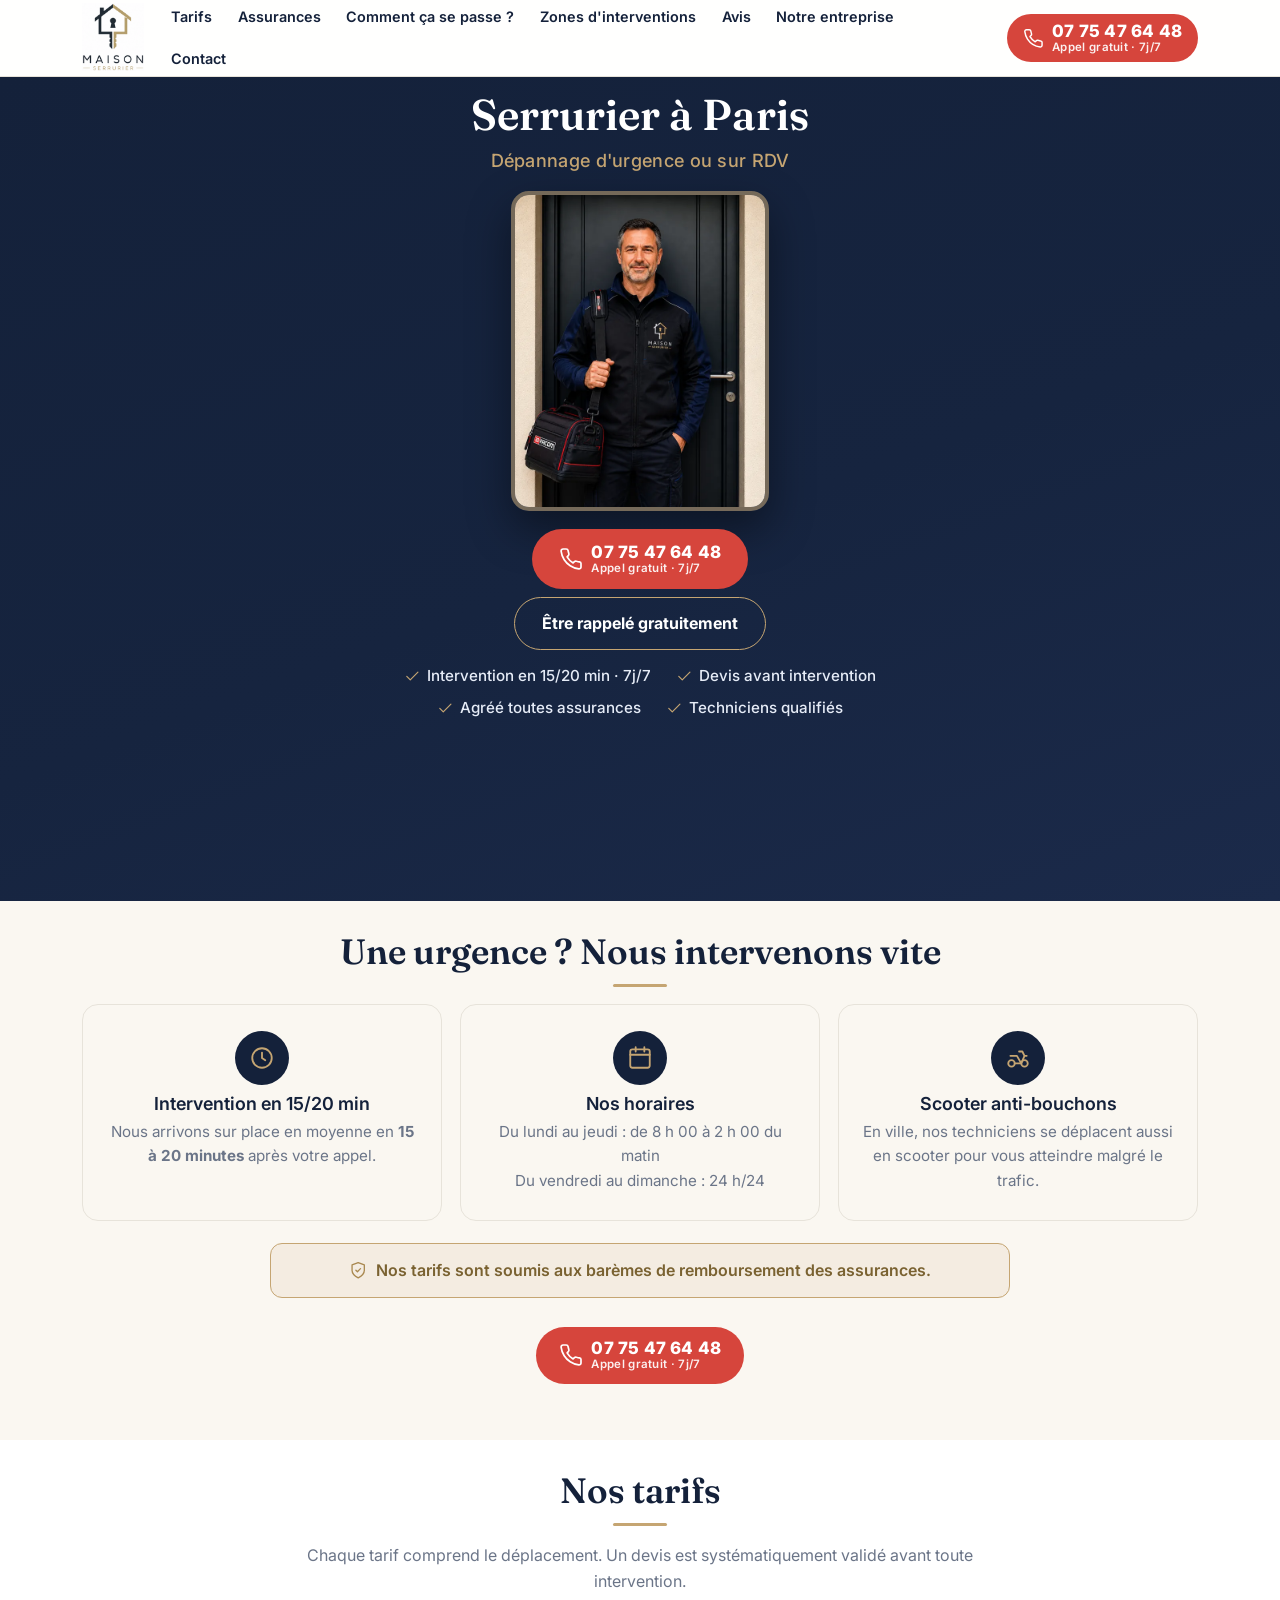
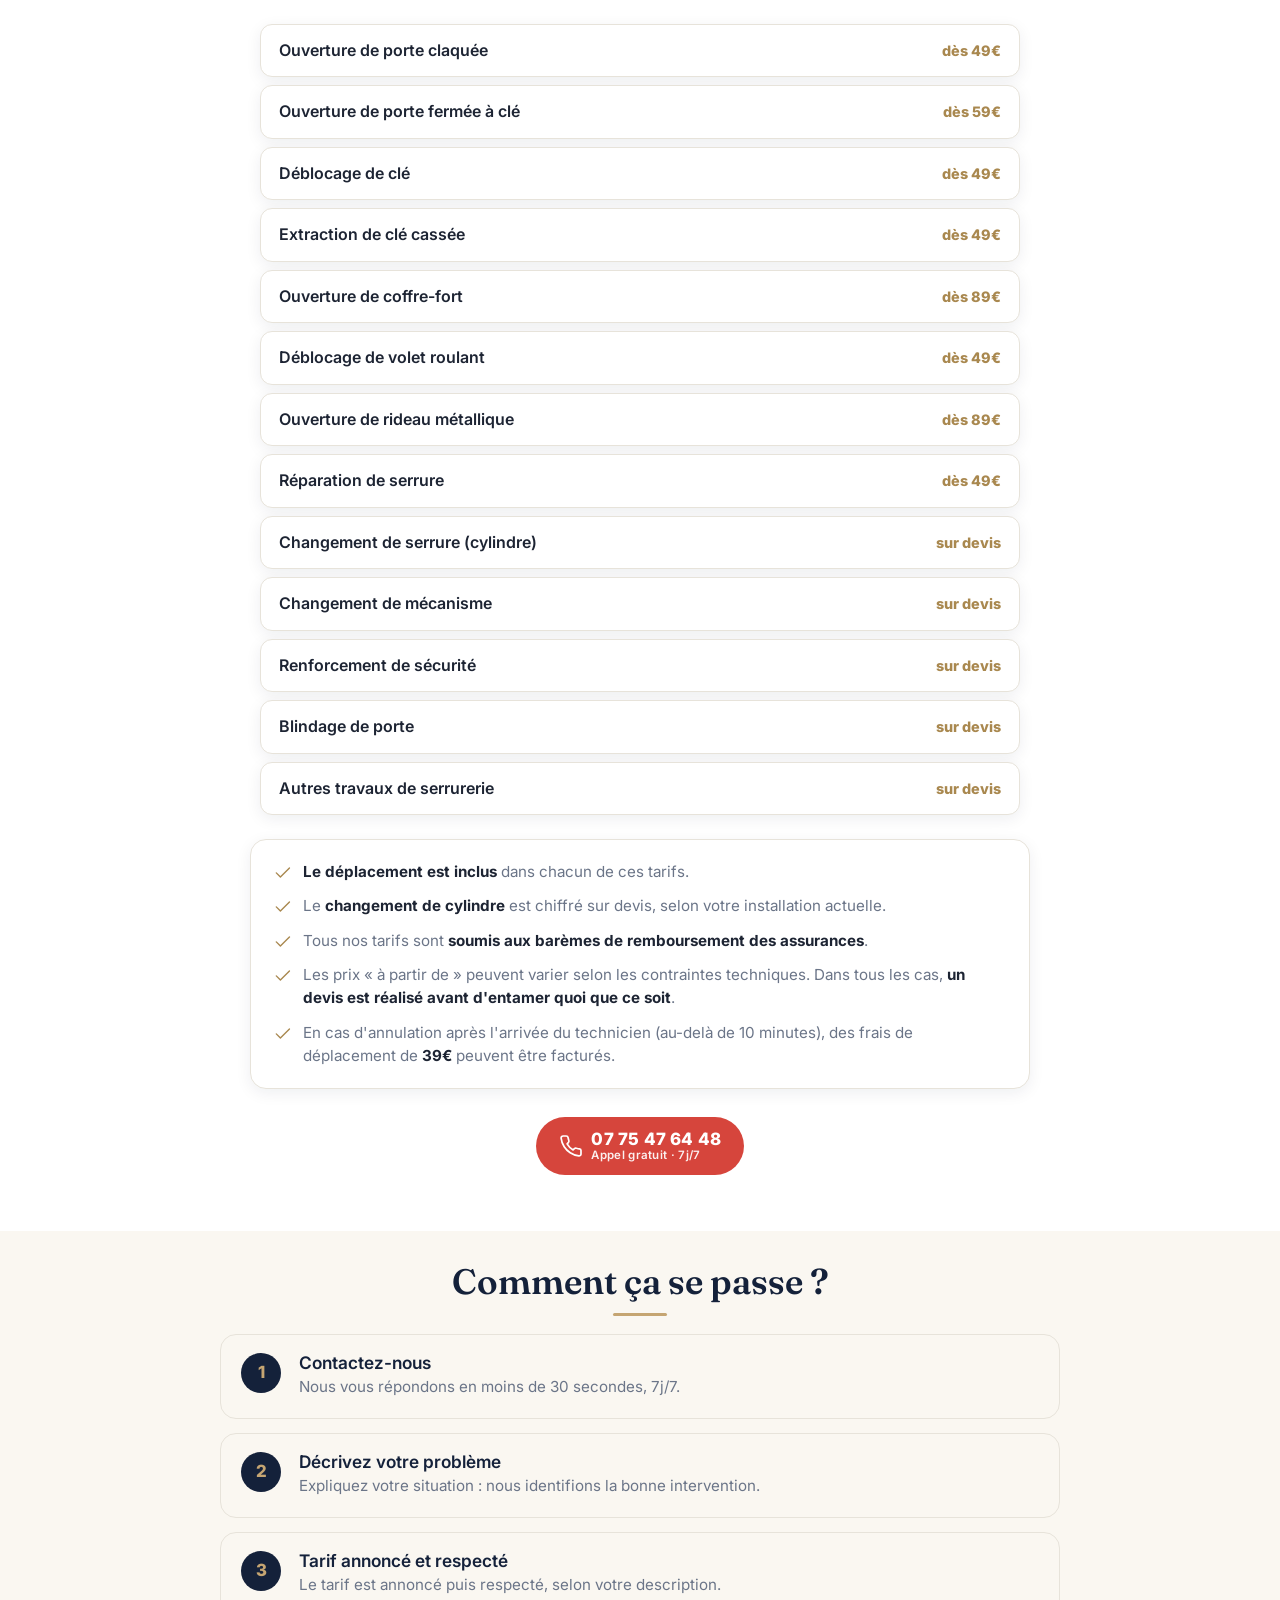
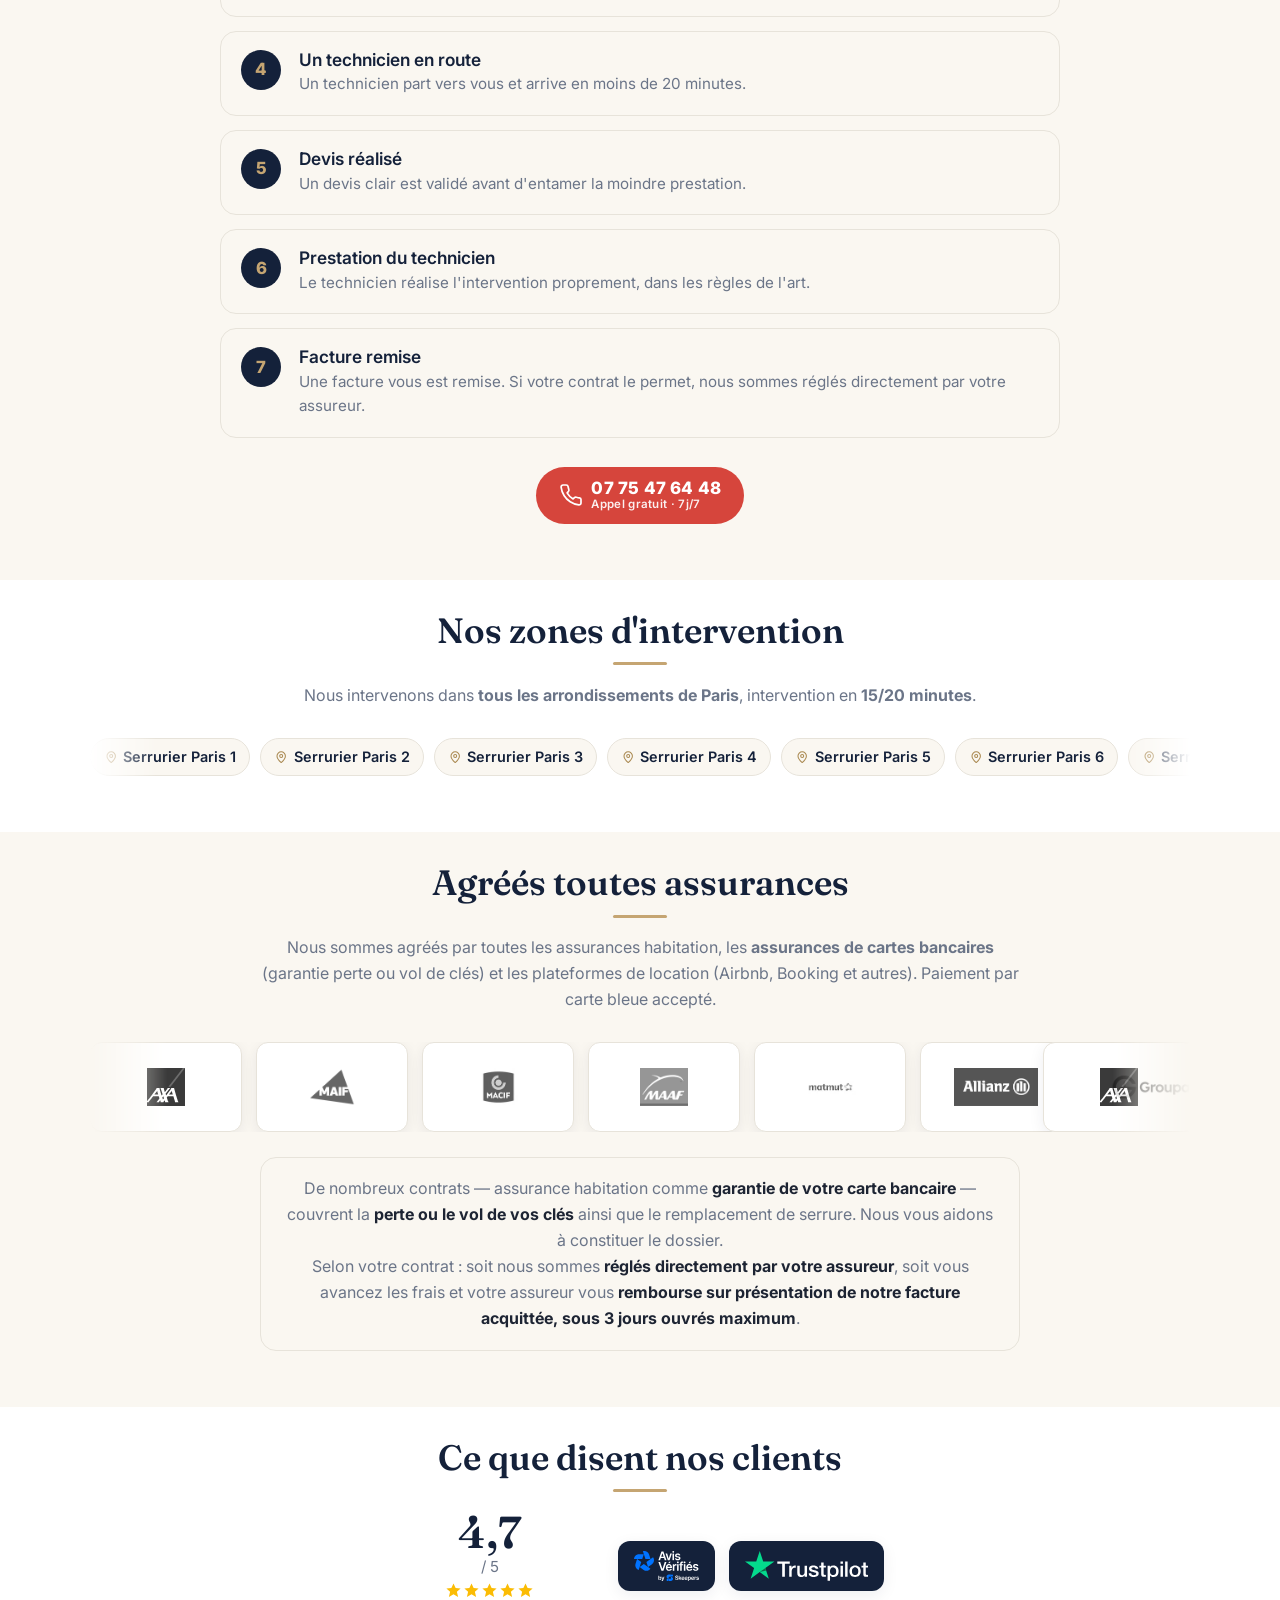
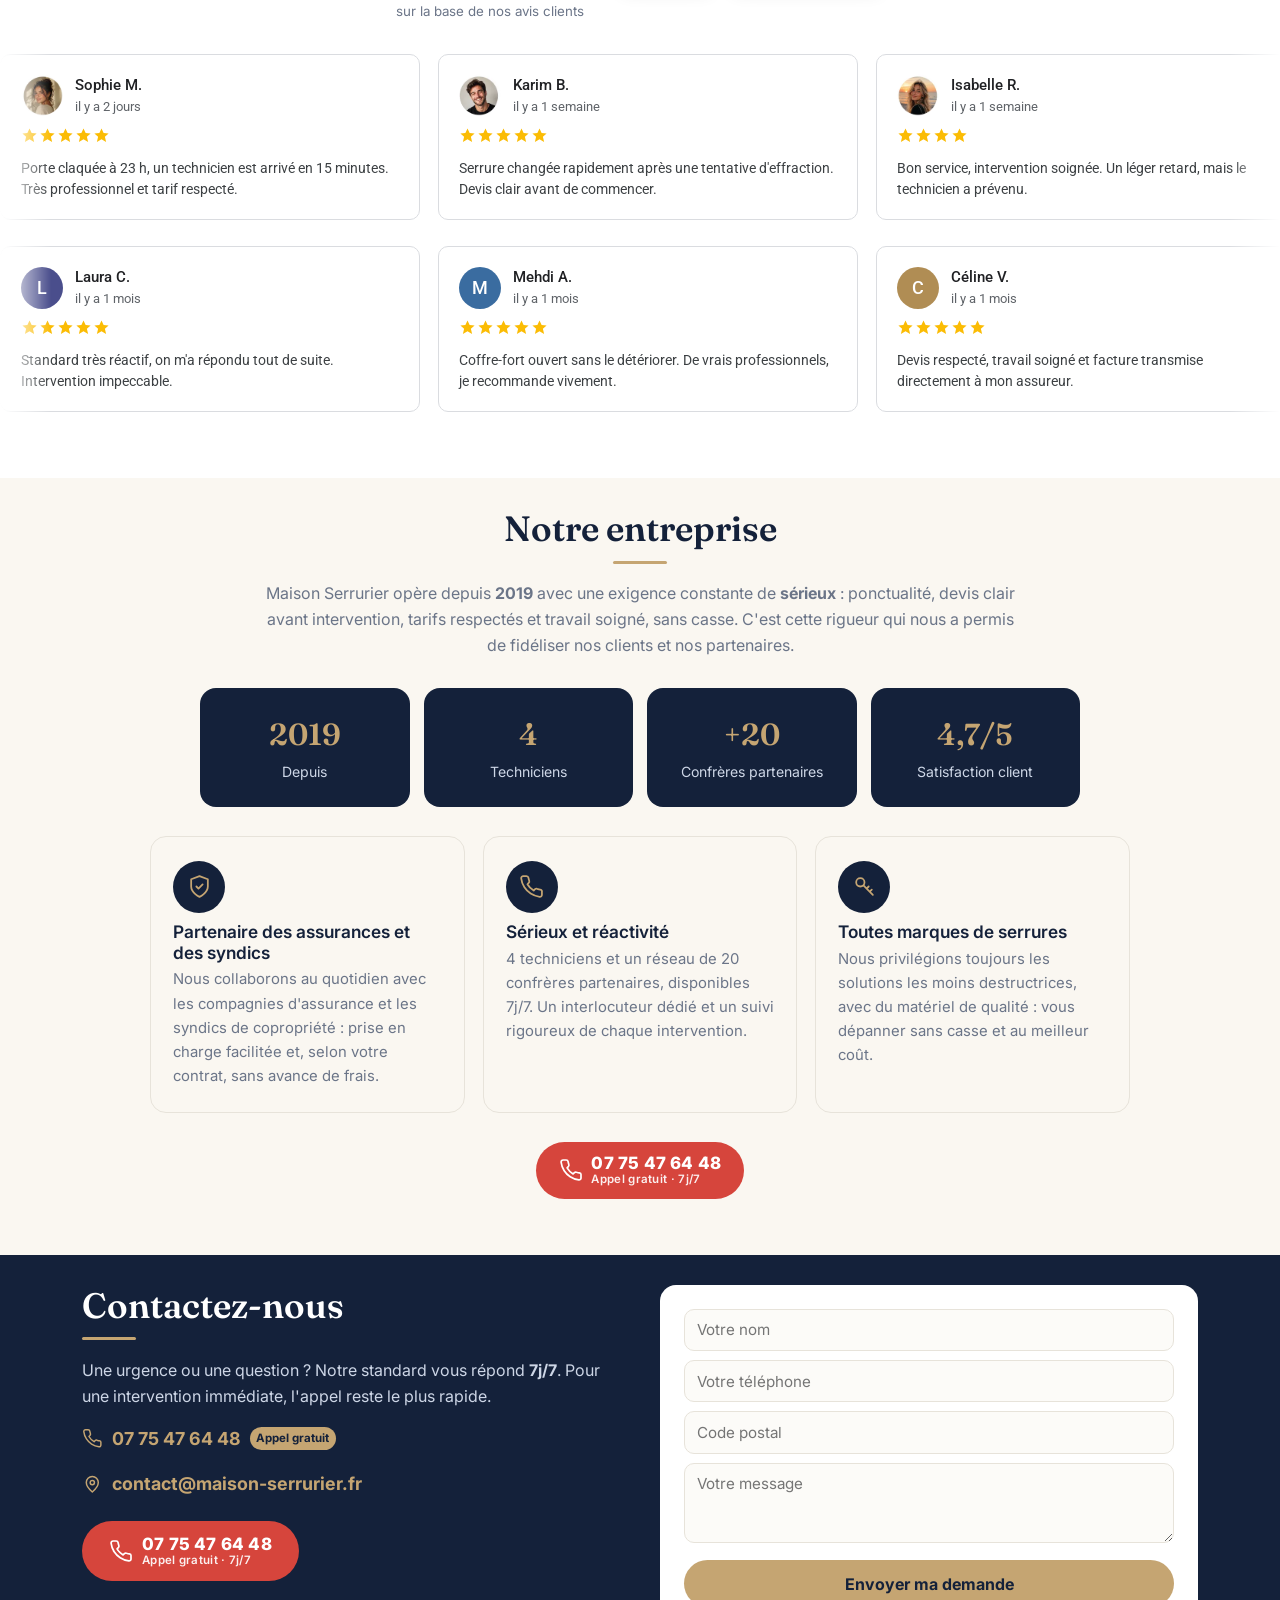
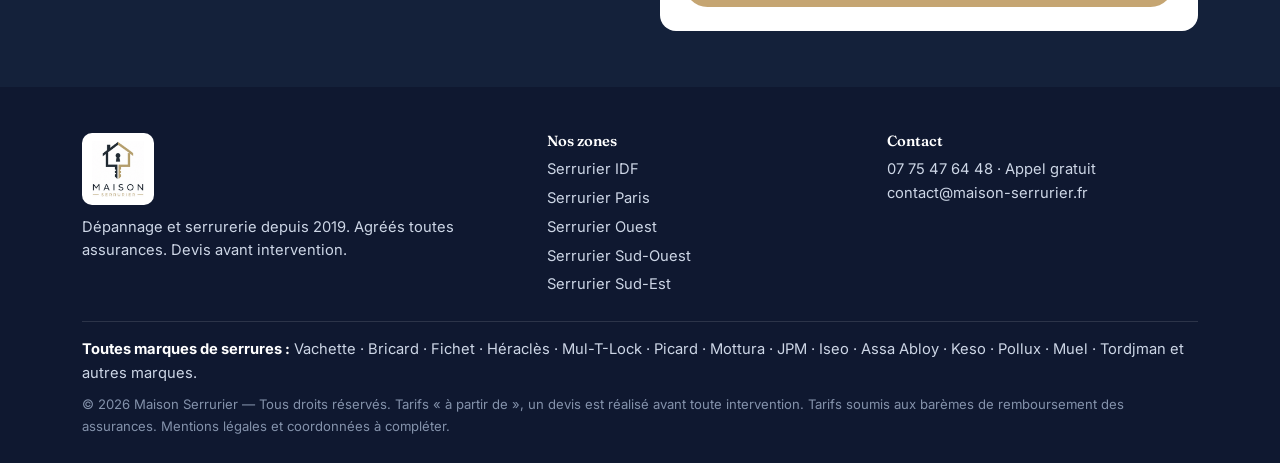
<file: serrurier-paris.html>
<!DOCTYPE html>
<html lang="fr"><head>
<!-- Google Tag Manager -->
<script>(function(w,d,s,l,i){w[l]=w[l]||[];w[l].push({'gtm.start':
new Date().getTime(),event:'gtm.js'});var f=d.getElementsByTagName(s)[0],
j=d.createElement(s),dl=l!='dataLayer'?'&l='+l:'';j.async=true;j.src=
'https://www.googletagmanager.com/gtm.js?id='+i+dl;f.parentNode.insertBefore(j,f);
})(window,document,'script','dataLayer','GTM-KCDVW65D');</script>
<!-- End Google Tag Manager -->

<meta charset="utf-8"><meta name="viewport" content="width=device-width, initial-scale=1, viewport-fit=cover">
<title>Serrurier à Paris | Maison Serrurier — Depannage urgent 7j/7</title><meta name="description" content="Serrurier à Paris : depannage serrurier urgent, intervention en 15/20 min, agree toutes assurances.">
<link rel="icon" href="assets/img/favicon.png">
<link rel="preconnect" href="https://fonts.googleapis.com"><link rel="preconnect" href="https://fonts.gstatic.com" crossorigin><link href="https://fonts.googleapis.com/css2?family=Fraunces:opsz,wght@9..144,500;9..144,600&family=Inter:wght@400;500;600;700&family=Roboto:wght@400;500;700&display=swap" rel="stylesheet">
<link rel="preload" as="image" href="assets/img/hero.webp" fetchpriority="high">
<link rel="stylesheet" href="assets/css/style.css">
</head><body>
<!-- Google Tag Manager (noscript) -->
<noscript><iframe src="https://www.googletagmanager.com/ns.html?id=GTM-KCDVW65D"
height="0" width="0" style="display:none;visibility:hidden"></iframe></noscript>
<!-- End Google Tag Manager (noscript) -->

<header class="site-header">
 <div class="container hd">
  <a href="index.html" class="brand"><img src="assets/img/logo-trim.webp" alt="Maison Serrurier" width="683" height="741" fetchpriority="high"></a>
  <nav class="mainnav" id="mainnav"><a href="#tarifs">Tarifs</a><a href="#assurances">Assurances</a><a href="#comment">Comment ça se passe ?</a><a href="#zones">Zones d'interventions</a><a href="#avis">Avis</a><a href="#entreprise">Notre entreprise</a><a href="#contact">Contact</a></nav>
  <a href="tel:+33775476448" class="btn btn-call hd-call"><svg class="ic " viewBox="0 0 24 24" fill="none" stroke="currentColor" stroke-width="1.7" stroke-linecap="round" stroke-linejoin="round"><path d="M22 16.9v3a2 2 0 0 1-2.2 2 19.8 19.8 0 0 1-8.6-3.1 19.5 19.5 0 0 1-6-6A19.8 19.8 0 0 1 2.1 4.2 2 2 0 0 1 4.1 2h3a2 2 0 0 1 2 1.7c.1 1 .4 1.9.7 2.8a2 2 0 0 1-.5 2.1L8.1 9.9a16 16 0 0 0 6 6l1.3-1.3a2 2 0 0 1 2.1-.4c.9.3 1.8.6 2.8.7a2 2 0 0 1 1.8 2z"/></svg><span class="cl-txt"><span class="cl-num">07 75 47 64 48</span><span class="cl-free">Appel gratuit · 7j/7</span></span></a>
  <button class="burger" id="burger" aria-label="Menu">☰</button>
 </div>
</header>
<main><section class="hero">
 <div class="container hero-inner">
  <h1>Serrurier à Paris<span class="h1-sub">Dépannage d'urgence ou sur RDV</span></h1>
  <div class="hero-media"><img src="assets/img/hero.webp" alt="Technicien serrurier Maison Serrurier" width="1122" height="1402" fetchpriority="high" decoding="async"></div>
  <div class="hero-cta">
   <a href="tel:+33775476448" class="btn btn-call btn-lg"><svg class="ic " viewBox="0 0 24 24" fill="none" stroke="currentColor" stroke-width="1.7" stroke-linecap="round" stroke-linejoin="round"><path d="M22 16.9v3a2 2 0 0 1-2.2 2 19.8 19.8 0 0 1-8.6-3.1 19.5 19.5 0 0 1-6-6A19.8 19.8 0 0 1 2.1 4.2 2 2 0 0 1 4.1 2h3a2 2 0 0 1 2 1.7c.1 1 .4 1.9.7 2.8a2 2 0 0 1-.5 2.1L8.1 9.9a16 16 0 0 0 6 6l1.3-1.3a2 2 0 0 1 2.1-.4c.9.3 1.8.6 2.8.7a2 2 0 0 1 1.8 2z"/></svg><span class="cl-txt"><span class="cl-num">07 75 47 64 48</span><span class="cl-free">Appel gratuit · 7j/7</span></span></a>
   <button type="button" class="btn btn-gold btn-lg hero-rappel" onclick="openModal()">Être rappelé gratuitement</button>
  </div>
  <ul class="hero-trust">
   <li><svg class="ic " viewBox="0 0 24 24" fill="none" stroke="currentColor" stroke-width="1.7" stroke-linecap="round" stroke-linejoin="round"><path d="M20 6 9 17l-5-5"/></svg> Intervention en 15/20 min · 7j/7</li>
   <li><svg class="ic " viewBox="0 0 24 24" fill="none" stroke="currentColor" stroke-width="1.7" stroke-linecap="round" stroke-linejoin="round"><path d="M20 6 9 17l-5-5"/></svg> Devis avant intervention</li>
   <li><svg class="ic " viewBox="0 0 24 24" fill="none" stroke="currentColor" stroke-width="1.7" stroke-linecap="round" stroke-linejoin="round"><path d="M20 6 9 17l-5-5"/></svg> Agréé toutes assurances</li>
   <li><svg class="ic " viewBox="0 0 24 24" fill="none" stroke="currentColor" stroke-width="1.7" stroke-linecap="round" stroke-linejoin="round"><path d="M20 6 9 17l-5-5"/></svg> Techniciens qualifiés</li>
  </ul>
 </div>
</section><section class="urgence sec">
 <div class="container">
  <h2 class="sec-title">Une urgence ? Nous intervenons vite</h2>
  <ul class="urg-grid">
   <li class="urg-card"><span class="urg-ic"><svg class="ic " viewBox="0 0 24 24" fill="none" stroke="currentColor" stroke-width="1.7" stroke-linecap="round" stroke-linejoin="round"><circle cx="12" cy="12" r="9"/><path d="M12 7v5l3 2"/></svg></span><h3>Intervention en 15/20 min</h3><p>Nous arrivons sur place en moyenne en <strong>15 à 20 minutes</strong> après votre appel.</p></li>
   <li class="urg-card"><span class="urg-ic"><svg class="ic " viewBox="0 0 24 24" fill="none" stroke="currentColor" stroke-width="1.7" stroke-linecap="round" stroke-linejoin="round"><rect x="3" y="4" width="18" height="17" rx="2"/><path d="M3 9h18M8 2v4M16 2v4"/></svg></span><h3>Nos horaires</h3><p>Du lundi au jeudi : de 8 h 00 à 2 h 00 du matin<br>Du vendredi au dimanche : 24 h/24</p></li>
   <li class="urg-card"><span class="urg-ic"><svg class="ic " viewBox="0 0 24 24" fill="none" stroke="currentColor" stroke-width="1.7" stroke-linecap="round" stroke-linejoin="round"><circle cx="6" cy="17" r="3"/><circle cx="18" cy="17" r="3"/><path d="M9 17h6l3-7h2M5 10h6l4 7M13 6h3l2 4"/></svg></span><h3>Scooter anti-bouchons</h3><p>En ville, nos techniciens se déplacent aussi en scooter pour vous atteindre malgré le trafic.</p></li>
  </ul>
  <p class="note"><svg class="ic " viewBox="0 0 24 24" fill="none" stroke="currentColor" stroke-width="1.7" stroke-linecap="round" stroke-linejoin="round"><path d="M12 22s8-4 8-10V5l-8-3-8 3v7c0 6 8 10 8 10z"/><path d="M9 12l2 2 4-4"/></svg> Nos tarifs sont soumis aux barèmes de remboursement des assurances.</p>
  <div class="sec-cta"><a href="tel:+33775476448" class="btn btn-call "><svg class="ic " viewBox="0 0 24 24" fill="none" stroke="currentColor" stroke-width="1.7" stroke-linecap="round" stroke-linejoin="round"><path d="M22 16.9v3a2 2 0 0 1-2.2 2 19.8 19.8 0 0 1-8.6-3.1 19.5 19.5 0 0 1-6-6A19.8 19.8 0 0 1 2.1 4.2 2 2 0 0 1 4.1 2h3a2 2 0 0 1 2 1.7c.1 1 .4 1.9.7 2.8a2 2 0 0 1-.5 2.1L8.1 9.9a16 16 0 0 0 6 6l1.3-1.3a2 2 0 0 1 2.1-.4c.9.3 1.8.6 2.8.7a2 2 0 0 1 1.8 2z"/></svg><span class="cl-txt"><span class="cl-num">07 75 47 64 48</span><span class="cl-free">Appel gratuit · 7j/7</span></span></a></div>
 </div>
</section><section id="tarifs" class="tarifs sec alt">
 <div class="container">
  <h2 class="sec-title">Nos tarifs</h2>
  <p class="sec-sub">Chaque tarif comprend le déplacement. Un devis est systématiquement validé avant toute intervention.</p>
  <ul class="tarif-list"><li><span class="t-lab">Ouverture de porte claquée</span><span class="t-price">dès 49€</span></li><li><span class="t-lab">Ouverture de porte fermée à clé</span><span class="t-price">dès 59€</span></li><li><span class="t-lab">Déblocage de clé</span><span class="t-price">dès 49€</span></li><li><span class="t-lab">Extraction de clé cassée</span><span class="t-price">dès 49€</span></li><li><span class="t-lab">Ouverture de coffre-fort</span><span class="t-price">dès 89€</span></li><li><span class="t-lab">Déblocage de volet roulant</span><span class="t-price">dès 49€</span></li><li><span class="t-lab">Ouverture de rideau métallique</span><span class="t-price">dès 89€</span></li><li><span class="t-lab">Réparation de serrure</span><span class="t-price">dès 49€</span></li><li><span class="t-lab">Changement de serrure (cylindre)</span><span class="t-price">sur devis</span></li><li><span class="t-lab">Changement de mécanisme</span><span class="t-price">sur devis</span></li><li><span class="t-lab">Renforcement de sécurité</span><span class="t-price">sur devis</span></li><li><span class="t-lab">Blindage de porte</span><span class="t-price">sur devis</span></li><li><span class="t-lab">Autres travaux de serrurerie</span><span class="t-price">sur devis</span></li></ul>
  <div class="tarif-notes">
   <p><svg class="ic " viewBox="0 0 24 24" fill="none" stroke="currentColor" stroke-width="1.7" stroke-linecap="round" stroke-linejoin="round"><path d="M20 6 9 17l-5-5"/></svg><span><strong>Le déplacement est inclus</strong> dans chacun de ces tarifs.</span></p>
   <p><svg class="ic " viewBox="0 0 24 24" fill="none" stroke="currentColor" stroke-width="1.7" stroke-linecap="round" stroke-linejoin="round"><path d="M20 6 9 17l-5-5"/></svg><span>Le <strong>changement de cylindre</strong> est chiffré sur devis, selon votre installation actuelle.</span></p>
   <p><svg class="ic " viewBox="0 0 24 24" fill="none" stroke="currentColor" stroke-width="1.7" stroke-linecap="round" stroke-linejoin="round"><path d="M20 6 9 17l-5-5"/></svg><span>Tous nos tarifs sont <strong>soumis aux barèmes de remboursement des assurances</strong>.</span></p>
   <p><svg class="ic " viewBox="0 0 24 24" fill="none" stroke="currentColor" stroke-width="1.7" stroke-linecap="round" stroke-linejoin="round"><path d="M20 6 9 17l-5-5"/></svg><span>Les prix « à partir de » peuvent varier selon les contraintes techniques. Dans tous les cas, <strong>un devis est réalisé avant d'entamer quoi que ce soit</strong>.</span></p>
   <p><svg class="ic " viewBox="0 0 24 24" fill="none" stroke="currentColor" stroke-width="1.7" stroke-linecap="round" stroke-linejoin="round"><path d="M20 6 9 17l-5-5"/></svg><span>En cas d'annulation après l'arrivée du technicien (au-delà de 10 minutes), des frais de déplacement de <strong>39€</strong> peuvent être facturés.</span></p>
  </div>
  <div class="sec-cta"><a href="tel:+33775476448" class="btn btn-call "><svg class="ic " viewBox="0 0 24 24" fill="none" stroke="currentColor" stroke-width="1.7" stroke-linecap="round" stroke-linejoin="round"><path d="M22 16.9v3a2 2 0 0 1-2.2 2 19.8 19.8 0 0 1-8.6-3.1 19.5 19.5 0 0 1-6-6A19.8 19.8 0 0 1 2.1 4.2 2 2 0 0 1 4.1 2h3a2 2 0 0 1 2 1.7c.1 1 .4 1.9.7 2.8a2 2 0 0 1-.5 2.1L8.1 9.9a16 16 0 0 0 6 6l1.3-1.3a2 2 0 0 1 2.1-.4c.9.3 1.8.6 2.8.7a2 2 0 0 1 1.8 2z"/></svg><span class="cl-txt"><span class="cl-num">07 75 47 64 48</span><span class="cl-free">Appel gratuit · 7j/7</span></span></a></div>
 </div>
</section><section id="comment" class="comment sec">
 <div class="container">
  <h2 class="sec-title">Comment ça se passe ?</h2>
  <ol class="steps"><li class="step"><span class="step-n">1</span><div><h3>Contactez-nous</h3><p>Nous vous répondons en moins de 30 secondes, 7j/7.</p></div></li><li class="step"><span class="step-n">2</span><div><h3>Décrivez votre problème</h3><p>Expliquez votre situation : nous identifions la bonne intervention.</p></div></li><li class="step"><span class="step-n">3</span><div><h3>Tarif annoncé et respecté</h3><p>Le tarif est annoncé puis respecté, selon votre description.</p></div></li><li class="step"><span class="step-n">4</span><div><h3>Un technicien en route</h3><p>Un technicien part vers vous et arrive en moins de 20 minutes.</p></div></li><li class="step"><span class="step-n">5</span><div><h3>Devis réalisé</h3><p>Un devis clair est validé avant d'entamer la moindre prestation.</p></div></li><li class="step"><span class="step-n">6</span><div><h3>Prestation du technicien</h3><p>Le technicien réalise l'intervention proprement, dans les règles de l'art.</p></div></li><li class="step"><span class="step-n">7</span><div><h3>Facture remise</h3><p>Une facture vous est remise. Si votre contrat le permet, nous sommes réglés directement par votre assureur.</p></div></li></ol>
  <div class="sec-cta"><a href="tel:+33775476448" class="btn btn-call "><svg class="ic " viewBox="0 0 24 24" fill="none" stroke="currentColor" stroke-width="1.7" stroke-linecap="round" stroke-linejoin="round"><path d="M22 16.9v3a2 2 0 0 1-2.2 2 19.8 19.8 0 0 1-8.6-3.1 19.5 19.5 0 0 1-6-6A19.8 19.8 0 0 1 2.1 4.2 2 2 0 0 1 4.1 2h3a2 2 0 0 1 2 1.7c.1 1 .4 1.9.7 2.8a2 2 0 0 1-.5 2.1L8.1 9.9a16 16 0 0 0 6 6l1.3-1.3a2 2 0 0 1 2.1-.4c.9.3 1.8.6 2.8.7a2 2 0 0 1 1.8 2z"/></svg><span class="cl-txt"><span class="cl-num">07 75 47 64 48</span><span class="cl-free">Appel gratuit · 7j/7</span></span></a></div>
 </div>
</section><section id="zones" class="zones sec alt"><div class="container"><h2 class="sec-title">Nos zones d'intervention</h2><p class="sec-sub">Nous intervenons dans <strong>tous les arrondissements de Paris</strong>, intervention en <strong>15/20 minutes</strong>.</p>
   <div class="arr-marquee"><div class="arr-track"><span class="arr-chip"><svg class="ic " viewBox="0 0 24 24" fill="none" stroke="currentColor" stroke-width="1.7" stroke-linecap="round" stroke-linejoin="round"><path d="M12 21s7-6 7-11a7 7 0 1 0-14 0c0 5 7 11 7 11z"/><circle cx="12" cy="10" r="2.5"/></svg>Serrurier Paris 1</span><span class="arr-chip"><svg class="ic " viewBox="0 0 24 24" fill="none" stroke="currentColor" stroke-width="1.7" stroke-linecap="round" stroke-linejoin="round"><path d="M12 21s7-6 7-11a7 7 0 1 0-14 0c0 5 7 11 7 11z"/><circle cx="12" cy="10" r="2.5"/></svg>Serrurier Paris 2</span><span class="arr-chip"><svg class="ic " viewBox="0 0 24 24" fill="none" stroke="currentColor" stroke-width="1.7" stroke-linecap="round" stroke-linejoin="round"><path d="M12 21s7-6 7-11a7 7 0 1 0-14 0c0 5 7 11 7 11z"/><circle cx="12" cy="10" r="2.5"/></svg>Serrurier Paris 3</span><span class="arr-chip"><svg class="ic " viewBox="0 0 24 24" fill="none" stroke="currentColor" stroke-width="1.7" stroke-linecap="round" stroke-linejoin="round"><path d="M12 21s7-6 7-11a7 7 0 1 0-14 0c0 5 7 11 7 11z"/><circle cx="12" cy="10" r="2.5"/></svg>Serrurier Paris 4</span><span class="arr-chip"><svg class="ic " viewBox="0 0 24 24" fill="none" stroke="currentColor" stroke-width="1.7" stroke-linecap="round" stroke-linejoin="round"><path d="M12 21s7-6 7-11a7 7 0 1 0-14 0c0 5 7 11 7 11z"/><circle cx="12" cy="10" r="2.5"/></svg>Serrurier Paris 5</span><span class="arr-chip"><svg class="ic " viewBox="0 0 24 24" fill="none" stroke="currentColor" stroke-width="1.7" stroke-linecap="round" stroke-linejoin="round"><path d="M12 21s7-6 7-11a7 7 0 1 0-14 0c0 5 7 11 7 11z"/><circle cx="12" cy="10" r="2.5"/></svg>Serrurier Paris 6</span><span class="arr-chip"><svg class="ic " viewBox="0 0 24 24" fill="none" stroke="currentColor" stroke-width="1.7" stroke-linecap="round" stroke-linejoin="round"><path d="M12 21s7-6 7-11a7 7 0 1 0-14 0c0 5 7 11 7 11z"/><circle cx="12" cy="10" r="2.5"/></svg>Serrurier Paris 7</span><span class="arr-chip"><svg class="ic " viewBox="0 0 24 24" fill="none" stroke="currentColor" stroke-width="1.7" stroke-linecap="round" stroke-linejoin="round"><path d="M12 21s7-6 7-11a7 7 0 1 0-14 0c0 5 7 11 7 11z"/><circle cx="12" cy="10" r="2.5"/></svg>Serrurier Paris 8</span><span class="arr-chip"><svg class="ic " viewBox="0 0 24 24" fill="none" stroke="currentColor" stroke-width="1.7" stroke-linecap="round" stroke-linejoin="round"><path d="M12 21s7-6 7-11a7 7 0 1 0-14 0c0 5 7 11 7 11z"/><circle cx="12" cy="10" r="2.5"/></svg>Serrurier Paris 9</span><span class="arr-chip"><svg class="ic " viewBox="0 0 24 24" fill="none" stroke="currentColor" stroke-width="1.7" stroke-linecap="round" stroke-linejoin="round"><path d="M12 21s7-6 7-11a7 7 0 1 0-14 0c0 5 7 11 7 11z"/><circle cx="12" cy="10" r="2.5"/></svg>Serrurier Paris 10</span><span class="arr-chip"><svg class="ic " viewBox="0 0 24 24" fill="none" stroke="currentColor" stroke-width="1.7" stroke-linecap="round" stroke-linejoin="round"><path d="M12 21s7-6 7-11a7 7 0 1 0-14 0c0 5 7 11 7 11z"/><circle cx="12" cy="10" r="2.5"/></svg>Serrurier Paris 11</span><span class="arr-chip"><svg class="ic " viewBox="0 0 24 24" fill="none" stroke="currentColor" stroke-width="1.7" stroke-linecap="round" stroke-linejoin="round"><path d="M12 21s7-6 7-11a7 7 0 1 0-14 0c0 5 7 11 7 11z"/><circle cx="12" cy="10" r="2.5"/></svg>Serrurier Paris 12</span><span class="arr-chip"><svg class="ic " viewBox="0 0 24 24" fill="none" stroke="currentColor" stroke-width="1.7" stroke-linecap="round" stroke-linejoin="round"><path d="M12 21s7-6 7-11a7 7 0 1 0-14 0c0 5 7 11 7 11z"/><circle cx="12" cy="10" r="2.5"/></svg>Serrurier Paris 13</span><span class="arr-chip"><svg class="ic " viewBox="0 0 24 24" fill="none" stroke="currentColor" stroke-width="1.7" stroke-linecap="round" stroke-linejoin="round"><path d="M12 21s7-6 7-11a7 7 0 1 0-14 0c0 5 7 11 7 11z"/><circle cx="12" cy="10" r="2.5"/></svg>Serrurier Paris 14</span><span class="arr-chip"><svg class="ic " viewBox="0 0 24 24" fill="none" stroke="currentColor" stroke-width="1.7" stroke-linecap="round" stroke-linejoin="round"><path d="M12 21s7-6 7-11a7 7 0 1 0-14 0c0 5 7 11 7 11z"/><circle cx="12" cy="10" r="2.5"/></svg>Serrurier Paris 15</span><span class="arr-chip"><svg class="ic " viewBox="0 0 24 24" fill="none" stroke="currentColor" stroke-width="1.7" stroke-linecap="round" stroke-linejoin="round"><path d="M12 21s7-6 7-11a7 7 0 1 0-14 0c0 5 7 11 7 11z"/><circle cx="12" cy="10" r="2.5"/></svg>Serrurier Paris 16</span><span class="arr-chip"><svg class="ic " viewBox="0 0 24 24" fill="none" stroke="currentColor" stroke-width="1.7" stroke-linecap="round" stroke-linejoin="round"><path d="M12 21s7-6 7-11a7 7 0 1 0-14 0c0 5 7 11 7 11z"/><circle cx="12" cy="10" r="2.5"/></svg>Serrurier Paris 17</span><span class="arr-chip"><svg class="ic " viewBox="0 0 24 24" fill="none" stroke="currentColor" stroke-width="1.7" stroke-linecap="round" stroke-linejoin="round"><path d="M12 21s7-6 7-11a7 7 0 1 0-14 0c0 5 7 11 7 11z"/><circle cx="12" cy="10" r="2.5"/></svg>Serrurier Paris 18</span><span class="arr-chip"><svg class="ic " viewBox="0 0 24 24" fill="none" stroke="currentColor" stroke-width="1.7" stroke-linecap="round" stroke-linejoin="round"><path d="M12 21s7-6 7-11a7 7 0 1 0-14 0c0 5 7 11 7 11z"/><circle cx="12" cy="10" r="2.5"/></svg>Serrurier Paris 19</span><span class="arr-chip"><svg class="ic " viewBox="0 0 24 24" fill="none" stroke="currentColor" stroke-width="1.7" stroke-linecap="round" stroke-linejoin="round"><path d="M12 21s7-6 7-11a7 7 0 1 0-14 0c0 5 7 11 7 11z"/><circle cx="12" cy="10" r="2.5"/></svg>Serrurier Paris 20</span></div></div></div></section><section id="assurances" class="assurances sec">
 <div class="container">
  <h2 class="sec-title">Agréés toutes assurances</h2>
  <p class="sec-sub">Nous sommes agréés par toutes les assurances habitation, les <strong>assurances de cartes bancaires</strong> (garantie perte ou vol de clés) et les plateformes de location (Airbnb, Booking et autres). Paiement par carte bleue accepté.</p>
  <div class="assu-grid"><div class="assu-logo"><img src="assets/img/assurance/axa.svg" alt="AXA" title="AXA" loading="lazy" decoding="async"></div><div class="assu-logo"><img src="assets/img/assurance/maif.webp" alt="MAIF" title="MAIF" loading="lazy" decoding="async"></div><div class="assu-logo"><img src="assets/img/assurance/macif.webp" alt="Macif" title="Macif" loading="lazy" decoding="async"></div><div class="assu-logo"><img src="assets/img/assurance/maaf.webp" alt="MAAF" title="MAAF" loading="lazy" decoding="async"></div><div class="assu-logo"><img src="assets/img/assurance/matmut.webp" alt="Matmut" title="Matmut" loading="lazy" decoding="async"></div><div class="assu-logo"><img src="assets/img/assurance/allianz.webp" alt="Allianz" title="Allianz" loading="lazy" decoding="async"></div><div class="assu-logo"><img src="assets/img/assurance/groupama.webp" alt="Groupama" title="Groupama" loading="lazy" decoding="async"></div><div class="assu-logo"><img src="assets/img/assurance/gmf.svg" alt="GMF" title="GMF" loading="lazy" decoding="async"></div><div class="assu-logo"><img src="assets/img/assurance/mma.svg" alt="MMA" title="MMA" loading="lazy" decoding="async"></div><div class="assu-logo"><img src="assets/img/assurance/pacifica.webp" alt="Pacifica" title="Pacifica" loading="lazy" decoding="async"></div></div>
  <div class="assu-text">
   <p>De nombreux contrats — assurance habitation comme <strong>garantie de votre carte bancaire</strong> — couvrent la <strong>perte ou le vol de vos clés</strong> ainsi que le remplacement de serrure. Nous vous aidons à constituer le dossier.</p>
   <p>Selon votre contrat : soit nous sommes <strong>réglés directement par votre assureur</strong>, soit vous avancez les frais et votre assureur vous <strong>rembourse sur présentation de notre facture acquittée, sous 3 jours ouvrés maximum</strong>.</p>
  </div>
 </div>
</section><section id="avis" class="avis sec alt">
 <div class="container">
  <h2 class="sec-title">Ce que disent nos clients</h2>
  <div class="avis-head">
   <div class="avis-score"><span class="big">4,7</span><span class="out">/ 5</span><span class="stars"><svg viewBox="0 0 24 24" class="ic-star" fill="currentColor"><path d="M12 2l3 6.5 7 .7-5.2 4.7L18.5 21 12 17.3 5.5 21 7.2 13.9 2 9.2l7-.7z"/></svg><svg viewBox="0 0 24 24" class="ic-star" fill="currentColor"><path d="M12 2l3 6.5 7 .7-5.2 4.7L18.5 21 12 17.3 5.5 21 7.2 13.9 2 9.2l7-.7z"/></svg><svg viewBox="0 0 24 24" class="ic-star" fill="currentColor"><path d="M12 2l3 6.5 7 .7-5.2 4.7L18.5 21 12 17.3 5.5 21 7.2 13.9 2 9.2l7-.7z"/></svg><svg viewBox="0 0 24 24" class="ic-star" fill="currentColor"><path d="M12 2l3 6.5 7 .7-5.2 4.7L18.5 21 12 17.3 5.5 21 7.2 13.9 2 9.2l7-.7z"/></svg><svg viewBox="0 0 24 24" class="ic-star" fill="currentColor"><path d="M12 2l3 6.5 7 .7-5.2 4.7L18.5 21 12 17.3 5.5 21 7.2 13.9 2 9.2l7-.7z"/></svg></span><small>sur la base de nos avis clients</small></div>
   <div class="avis-logos"><span class="avis-logo-pill"><img src="assets/img/avis/avis-verifies.svg" alt="Avis Vérifiés" width="120" height="40" loading="lazy"></span><span class="avis-logo-pill"><img src="assets/img/avis/trustpilot.svg" alt="Trustpilot" width="120" height="30" loading="lazy"></span></div>
  </div>
 </div>
 <div class="avis-marquee"><div class="avis-track"><article class="rev"><div class="rev-top"><img src="assets/img/avis/profils/p1.webp" class="rev-av" alt="Sophie M." width="110" height="110" loading="lazy" decoding="async"><div class="rev-id"><span class="rev-name">Sophie M.</span><span class="rev-date">il y a 2 jours</span></div></div><span class="stars"><svg viewBox="0 0 24 24" class="ic-star" fill="currentColor"><path d="M12 2l3 6.5 7 .7-5.2 4.7L18.5 21 12 17.3 5.5 21 7.2 13.9 2 9.2l7-.7z"/></svg><svg viewBox="0 0 24 24" class="ic-star" fill="currentColor"><path d="M12 2l3 6.5 7 .7-5.2 4.7L18.5 21 12 17.3 5.5 21 7.2 13.9 2 9.2l7-.7z"/></svg><svg viewBox="0 0 24 24" class="ic-star" fill="currentColor"><path d="M12 2l3 6.5 7 .7-5.2 4.7L18.5 21 12 17.3 5.5 21 7.2 13.9 2 9.2l7-.7z"/></svg><svg viewBox="0 0 24 24" class="ic-star" fill="currentColor"><path d="M12 2l3 6.5 7 .7-5.2 4.7L18.5 21 12 17.3 5.5 21 7.2 13.9 2 9.2l7-.7z"/></svg><svg viewBox="0 0 24 24" class="ic-star" fill="currentColor"><path d="M12 2l3 6.5 7 .7-5.2 4.7L18.5 21 12 17.3 5.5 21 7.2 13.9 2 9.2l7-.7z"/></svg></span><p class="rev-txt">Porte claquée à 23 h, un technicien est arrivé en 15 minutes. Très professionnel et tarif respecté.</p></article><article class="rev"><div class="rev-top"><img src="assets/img/avis/profils/p3.webp" class="rev-av" alt="Karim B." width="110" height="110" loading="lazy" decoding="async"><div class="rev-id"><span class="rev-name">Karim B.</span><span class="rev-date">il y a 1 semaine</span></div></div><span class="stars"><svg viewBox="0 0 24 24" class="ic-star" fill="currentColor"><path d="M12 2l3 6.5 7 .7-5.2 4.7L18.5 21 12 17.3 5.5 21 7.2 13.9 2 9.2l7-.7z"/></svg><svg viewBox="0 0 24 24" class="ic-star" fill="currentColor"><path d="M12 2l3 6.5 7 .7-5.2 4.7L18.5 21 12 17.3 5.5 21 7.2 13.9 2 9.2l7-.7z"/></svg><svg viewBox="0 0 24 24" class="ic-star" fill="currentColor"><path d="M12 2l3 6.5 7 .7-5.2 4.7L18.5 21 12 17.3 5.5 21 7.2 13.9 2 9.2l7-.7z"/></svg><svg viewBox="0 0 24 24" class="ic-star" fill="currentColor"><path d="M12 2l3 6.5 7 .7-5.2 4.7L18.5 21 12 17.3 5.5 21 7.2 13.9 2 9.2l7-.7z"/></svg><svg viewBox="0 0 24 24" class="ic-star" fill="currentColor"><path d="M12 2l3 6.5 7 .7-5.2 4.7L18.5 21 12 17.3 5.5 21 7.2 13.9 2 9.2l7-.7z"/></svg></span><p class="rev-txt">Serrure changée rapidement après une tentative d'effraction. Devis clair avant de commencer.</p></article><article class="rev"><div class="rev-top"><img src="assets/img/avis/profils/p2.webp" class="rev-av" alt="Isabelle R." width="110" height="110" loading="lazy" decoding="async"><div class="rev-id"><span class="rev-name">Isabelle R.</span><span class="rev-date">il y a 1 semaine</span></div></div><span class="stars"><svg viewBox="0 0 24 24" class="ic-star" fill="currentColor"><path d="M12 2l3 6.5 7 .7-5.2 4.7L18.5 21 12 17.3 5.5 21 7.2 13.9 2 9.2l7-.7z"/></svg><svg viewBox="0 0 24 24" class="ic-star" fill="currentColor"><path d="M12 2l3 6.5 7 .7-5.2 4.7L18.5 21 12 17.3 5.5 21 7.2 13.9 2 9.2l7-.7z"/></svg><svg viewBox="0 0 24 24" class="ic-star" fill="currentColor"><path d="M12 2l3 6.5 7 .7-5.2 4.7L18.5 21 12 17.3 5.5 21 7.2 13.9 2 9.2l7-.7z"/></svg><svg viewBox="0 0 24 24" class="ic-star" fill="currentColor"><path d="M12 2l3 6.5 7 .7-5.2 4.7L18.5 21 12 17.3 5.5 21 7.2 13.9 2 9.2l7-.7z"/></svg></span><p class="rev-txt">Bon service, intervention soignée. Un léger retard, mais le technicien a prévenu.</p></article><article class="rev"><div class="rev-top"><img src="assets/img/avis/profils/p4.webp" class="rev-av" alt="Thomas L." width="110" height="110" loading="lazy" decoding="async"><div class="rev-id"><span class="rev-name">Thomas L.</span><span class="rev-date">il y a 2 semaines</span></div></div><span class="stars"><svg viewBox="0 0 24 24" class="ic-star" fill="currentColor"><path d="M12 2l3 6.5 7 .7-5.2 4.7L18.5 21 12 17.3 5.5 21 7.2 13.9 2 9.2l7-.7z"/></svg><svg viewBox="0 0 24 24" class="ic-star" fill="currentColor"><path d="M12 2l3 6.5 7 .7-5.2 4.7L18.5 21 12 17.3 5.5 21 7.2 13.9 2 9.2l7-.7z"/></svg><svg viewBox="0 0 24 24" class="ic-star" fill="currentColor"><path d="M12 2l3 6.5 7 .7-5.2 4.7L18.5 21 12 17.3 5.5 21 7.2 13.9 2 9.2l7-.7z"/></svg><svg viewBox="0 0 24 24" class="ic-star" fill="currentColor"><path d="M12 2l3 6.5 7 .7-5.2 4.7L18.5 21 12 17.3 5.5 21 7.2 13.9 2 9.2l7-.7z"/></svg><svg viewBox="0 0 24 24" class="ic-star" fill="currentColor"><path d="M12 2l3 6.5 7 .7-5.2 4.7L18.5 21 12 17.3 5.5 21 7.2 13.9 2 9.2l7-.7z"/></svg></span><p class="rev-txt">Clé cassée dans la serrure, extraite sans abîmer la porte. Travail propre et efficace.</p></article><article class="rev"><div class="rev-top"><span class="rev-av rev-av-ltr" style="background:#1b2a4a">N</span><div class="rev-id"><span class="rev-name">Nadia F.</span><span class="rev-date">il y a 2 semaines</span></div></div><span class="stars"><svg viewBox="0 0 24 24" class="ic-star" fill="currentColor"><path d="M12 2l3 6.5 7 .7-5.2 4.7L18.5 21 12 17.3 5.5 21 7.2 13.9 2 9.2l7-.7z"/></svg><svg viewBox="0 0 24 24" class="ic-star" fill="currentColor"><path d="M12 2l3 6.5 7 .7-5.2 4.7L18.5 21 12 17.3 5.5 21 7.2 13.9 2 9.2l7-.7z"/></svg><svg viewBox="0 0 24 24" class="ic-star" fill="currentColor"><path d="M12 2l3 6.5 7 .7-5.2 4.7L18.5 21 12 17.3 5.5 21 7.2 13.9 2 9.2l7-.7z"/></svg><svg viewBox="0 0 24 24" class="ic-star" fill="currentColor"><path d="M12 2l3 6.5 7 .7-5.2 4.7L18.5 21 12 17.3 5.5 21 7.2 13.9 2 9.2l7-.7z"/></svg><svg viewBox="0 0 24 24" class="ic-star" fill="currentColor"><path d="M12 2l3 6.5 7 .7-5.2 4.7L18.5 21 12 17.3 5.5 21 7.2 13.9 2 9.2l7-.7z"/></svg></span><p class="rev-txt">Très réactifs, prise en charge directe par mon assurance. Aucune avance à faire, parfait.</p></article><article class="rev"><div class="rev-top"><img src="assets/img/avis/profils/p5.webp" class="rev-av" alt="Julien P." width="110" height="110" loading="lazy" decoding="async"><div class="rev-id"><span class="rev-name">Julien P.</span><span class="rev-date">il y a 3 semaines</span></div></div><span class="stars"><svg viewBox="0 0 24 24" class="ic-star" fill="currentColor"><path d="M12 2l3 6.5 7 .7-5.2 4.7L18.5 21 12 17.3 5.5 21 7.2 13.9 2 9.2l7-.7z"/></svg><svg viewBox="0 0 24 24" class="ic-star" fill="currentColor"><path d="M12 2l3 6.5 7 .7-5.2 4.7L18.5 21 12 17.3 5.5 21 7.2 13.9 2 9.2l7-.7z"/></svg><svg viewBox="0 0 24 24" class="ic-star" fill="currentColor"><path d="M12 2l3 6.5 7 .7-5.2 4.7L18.5 21 12 17.3 5.5 21 7.2 13.9 2 9.2l7-.7z"/></svg><svg viewBox="0 0 24 24" class="ic-star" fill="currentColor"><path d="M12 2l3 6.5 7 .7-5.2 4.7L18.5 21 12 17.3 5.5 21 7.2 13.9 2 9.2l7-.7z"/></svg><svg viewBox="0 0 24 24" class="ic-star" fill="currentColor"><path d="M12 2l3 6.5 7 .7-5.2 4.7L18.5 21 12 17.3 5.5 21 7.2 13.9 2 9.2l7-.7z"/></svg></span><p class="rev-txt">Ouverture de porte sans dégât, tarif annoncé au téléphone et respecté à l'euro près.</p></article><article class="rev"><div class="rev-top"><span class="rev-av rev-av-ltr" style="background:#3a6ca0">M</span><div class="rev-id"><span class="rev-name">Mélanie D.</span><span class="rev-date">il y a 3 semaines</span></div></div><span class="stars"><svg viewBox="0 0 24 24" class="ic-star" fill="currentColor"><path d="M12 2l3 6.5 7 .7-5.2 4.7L18.5 21 12 17.3 5.5 21 7.2 13.9 2 9.2l7-.7z"/></svg><svg viewBox="0 0 24 24" class="ic-star" fill="currentColor"><path d="M12 2l3 6.5 7 .7-5.2 4.7L18.5 21 12 17.3 5.5 21 7.2 13.9 2 9.2l7-.7z"/></svg><svg viewBox="0 0 24 24" class="ic-star" fill="currentColor"><path d="M12 2l3 6.5 7 .7-5.2 4.7L18.5 21 12 17.3 5.5 21 7.2 13.9 2 9.2l7-.7z"/></svg><svg viewBox="0 0 24 24" class="ic-star" fill="currentColor"><path d="M12 2l3 6.5 7 .7-5.2 4.7L18.5 21 12 17.3 5.5 21 7.2 13.9 2 9.2l7-.7z"/></svg></span><p class="rev-txt">Sérieux et ponctuel. Le blindage de ma porte a été réalisé proprement.</p></article><article class="rev"><div class="rev-top"><img src="assets/img/avis/profils/p6.webp" class="rev-av" alt="Antoine G." width="110" height="110" loading="lazy" decoding="async"><div class="rev-id"><span class="rev-name">Antoine G.</span><span class="rev-date">il y a 1 mois</span></div></div><span class="stars"><svg viewBox="0 0 24 24" class="ic-star" fill="currentColor"><path d="M12 2l3 6.5 7 .7-5.2 4.7L18.5 21 12 17.3 5.5 21 7.2 13.9 2 9.2l7-.7z"/></svg><svg viewBox="0 0 24 24" class="ic-star" fill="currentColor"><path d="M12 2l3 6.5 7 .7-5.2 4.7L18.5 21 12 17.3 5.5 21 7.2 13.9 2 9.2l7-.7z"/></svg><svg viewBox="0 0 24 24" class="ic-star" fill="currentColor"><path d="M12 2l3 6.5 7 .7-5.2 4.7L18.5 21 12 17.3 5.5 21 7.2 13.9 2 9.2l7-.7z"/></svg><svg viewBox="0 0 24 24" class="ic-star" fill="currentColor"><path d="M12 2l3 6.5 7 .7-5.2 4.7L18.5 21 12 17.3 5.5 21 7.2 13.9 2 9.2l7-.7z"/></svg><svg viewBox="0 0 24 24" class="ic-star" fill="currentColor"><path d="M12 2l3 6.5 7 .7-5.2 4.7L18.5 21 12 17.3 5.5 21 7.2 13.9 2 9.2l7-.7z"/></svg></span><p class="rev-txt">Volet roulant débloqué en quelques minutes. Technicien aimable et de bon conseil.</p></article></div></div>
 <div class="avis-marquee"><div class="avis-track avis-track-rev"><article class="rev"><div class="rev-top"><span class="rev-av rev-av-ltr" style="background:#4a4e8c">L</span><div class="rev-id"><span class="rev-name">Laura C.</span><span class="rev-date">il y a 1 mois</span></div></div><span class="stars"><svg viewBox="0 0 24 24" class="ic-star" fill="currentColor"><path d="M12 2l3 6.5 7 .7-5.2 4.7L18.5 21 12 17.3 5.5 21 7.2 13.9 2 9.2l7-.7z"/></svg><svg viewBox="0 0 24 24" class="ic-star" fill="currentColor"><path d="M12 2l3 6.5 7 .7-5.2 4.7L18.5 21 12 17.3 5.5 21 7.2 13.9 2 9.2l7-.7z"/></svg><svg viewBox="0 0 24 24" class="ic-star" fill="currentColor"><path d="M12 2l3 6.5 7 .7-5.2 4.7L18.5 21 12 17.3 5.5 21 7.2 13.9 2 9.2l7-.7z"/></svg><svg viewBox="0 0 24 24" class="ic-star" fill="currentColor"><path d="M12 2l3 6.5 7 .7-5.2 4.7L18.5 21 12 17.3 5.5 21 7.2 13.9 2 9.2l7-.7z"/></svg><svg viewBox="0 0 24 24" class="ic-star" fill="currentColor"><path d="M12 2l3 6.5 7 .7-5.2 4.7L18.5 21 12 17.3 5.5 21 7.2 13.9 2 9.2l7-.7z"/></svg></span><p class="rev-txt">Standard très réactif, on m'a répondu tout de suite. Intervention impeccable.</p></article><article class="rev"><div class="rev-top"><span class="rev-av rev-av-ltr" style="background:#3a6ca0">M</span><div class="rev-id"><span class="rev-name">Mehdi A.</span><span class="rev-date">il y a 1 mois</span></div></div><span class="stars"><svg viewBox="0 0 24 24" class="ic-star" fill="currentColor"><path d="M12 2l3 6.5 7 .7-5.2 4.7L18.5 21 12 17.3 5.5 21 7.2 13.9 2 9.2l7-.7z"/></svg><svg viewBox="0 0 24 24" class="ic-star" fill="currentColor"><path d="M12 2l3 6.5 7 .7-5.2 4.7L18.5 21 12 17.3 5.5 21 7.2 13.9 2 9.2l7-.7z"/></svg><svg viewBox="0 0 24 24" class="ic-star" fill="currentColor"><path d="M12 2l3 6.5 7 .7-5.2 4.7L18.5 21 12 17.3 5.5 21 7.2 13.9 2 9.2l7-.7z"/></svg><svg viewBox="0 0 24 24" class="ic-star" fill="currentColor"><path d="M12 2l3 6.5 7 .7-5.2 4.7L18.5 21 12 17.3 5.5 21 7.2 13.9 2 9.2l7-.7z"/></svg><svg viewBox="0 0 24 24" class="ic-star" fill="currentColor"><path d="M12 2l3 6.5 7 .7-5.2 4.7L18.5 21 12 17.3 5.5 21 7.2 13.9 2 9.2l7-.7z"/></svg></span><p class="rev-txt">Coffre-fort ouvert sans le détériorer. De vrais professionnels, je recommande vivement.</p></article><article class="rev"><div class="rev-top"><span class="rev-av rev-av-ltr" style="background:#b08d54">C</span><div class="rev-id"><span class="rev-name">Céline V.</span><span class="rev-date">il y a 1 mois</span></div></div><span class="stars"><svg viewBox="0 0 24 24" class="ic-star" fill="currentColor"><path d="M12 2l3 6.5 7 .7-5.2 4.7L18.5 21 12 17.3 5.5 21 7.2 13.9 2 9.2l7-.7z"/></svg><svg viewBox="0 0 24 24" class="ic-star" fill="currentColor"><path d="M12 2l3 6.5 7 .7-5.2 4.7L18.5 21 12 17.3 5.5 21 7.2 13.9 2 9.2l7-.7z"/></svg><svg viewBox="0 0 24 24" class="ic-star" fill="currentColor"><path d="M12 2l3 6.5 7 .7-5.2 4.7L18.5 21 12 17.3 5.5 21 7.2 13.9 2 9.2l7-.7z"/></svg><svg viewBox="0 0 24 24" class="ic-star" fill="currentColor"><path d="M12 2l3 6.5 7 .7-5.2 4.7L18.5 21 12 17.3 5.5 21 7.2 13.9 2 9.2l7-.7z"/></svg><svg viewBox="0 0 24 24" class="ic-star" fill="currentColor"><path d="M12 2l3 6.5 7 .7-5.2 4.7L18.5 21 12 17.3 5.5 21 7.2 13.9 2 9.2l7-.7z"/></svg></span><p class="rev-txt">Devis respecté, travail soigné et facture transmise directement à mon assureur.</p></article><article class="rev"><div class="rev-top"><span class="rev-av rev-av-ltr" style="background:#2a7d6a">P</span><div class="rev-id"><span class="rev-name">Patrick H.</span><span class="rev-date">il y a 2 mois</span></div></div><span class="stars"><svg viewBox="0 0 24 24" class="ic-star" fill="currentColor"><path d="M12 2l3 6.5 7 .7-5.2 4.7L18.5 21 12 17.3 5.5 21 7.2 13.9 2 9.2l7-.7z"/></svg><svg viewBox="0 0 24 24" class="ic-star" fill="currentColor"><path d="M12 2l3 6.5 7 .7-5.2 4.7L18.5 21 12 17.3 5.5 21 7.2 13.9 2 9.2l7-.7z"/></svg><svg viewBox="0 0 24 24" class="ic-star" fill="currentColor"><path d="M12 2l3 6.5 7 .7-5.2 4.7L18.5 21 12 17.3 5.5 21 7.2 13.9 2 9.2l7-.7z"/></svg><svg viewBox="0 0 24 24" class="ic-star" fill="currentColor"><path d="M12 2l3 6.5 7 .7-5.2 4.7L18.5 21 12 17.3 5.5 21 7.2 13.9 2 9.2l7-.7z"/></svg></span><p class="rev-txt">Bonne prestation pour le renforcement de ma serrure. Rapport qualité-prix correct.</p></article><article class="rev"><div class="rev-top"><span class="rev-av rev-av-ltr" style="background:#3a6ca0">A</span><div class="rev-id"><span class="rev-name">Aurélie T.</span><span class="rev-date">il y a 2 mois</span></div></div><span class="stars"><svg viewBox="0 0 24 24" class="ic-star" fill="currentColor"><path d="M12 2l3 6.5 7 .7-5.2 4.7L18.5 21 12 17.3 5.5 21 7.2 13.9 2 9.2l7-.7z"/></svg><svg viewBox="0 0 24 24" class="ic-star" fill="currentColor"><path d="M12 2l3 6.5 7 .7-5.2 4.7L18.5 21 12 17.3 5.5 21 7.2 13.9 2 9.2l7-.7z"/></svg><svg viewBox="0 0 24 24" class="ic-star" fill="currentColor"><path d="M12 2l3 6.5 7 .7-5.2 4.7L18.5 21 12 17.3 5.5 21 7.2 13.9 2 9.2l7-.7z"/></svg><svg viewBox="0 0 24 24" class="ic-star" fill="currentColor"><path d="M12 2l3 6.5 7 .7-5.2 4.7L18.5 21 12 17.3 5.5 21 7.2 13.9 2 9.2l7-.7z"/></svg><svg viewBox="0 0 24 24" class="ic-star" fill="currentColor"><path d="M12 2l3 6.5 7 .7-5.2 4.7L18.5 21 12 17.3 5.5 21 7.2 13.9 2 9.2l7-.7z"/></svg></span><p class="rev-txt">Intervention de nuit pour une porte claquée. Rapides, honnêtes et efficaces.</p></article><article class="rev"><div class="rev-top"><span class="rev-av rev-av-ltr" style="background:#4a4e8c">R</span><div class="rev-id"><span class="rev-name">Romain S.</span><span class="rev-date">il y a 2 mois</span></div></div><span class="stars"><svg viewBox="0 0 24 24" class="ic-star" fill="currentColor"><path d="M12 2l3 6.5 7 .7-5.2 4.7L18.5 21 12 17.3 5.5 21 7.2 13.9 2 9.2l7-.7z"/></svg><svg viewBox="0 0 24 24" class="ic-star" fill="currentColor"><path d="M12 2l3 6.5 7 .7-5.2 4.7L18.5 21 12 17.3 5.5 21 7.2 13.9 2 9.2l7-.7z"/></svg><svg viewBox="0 0 24 24" class="ic-star" fill="currentColor"><path d="M12 2l3 6.5 7 .7-5.2 4.7L18.5 21 12 17.3 5.5 21 7.2 13.9 2 9.2l7-.7z"/></svg><svg viewBox="0 0 24 24" class="ic-star" fill="currentColor"><path d="M12 2l3 6.5 7 .7-5.2 4.7L18.5 21 12 17.3 5.5 21 7.2 13.9 2 9.2l7-.7z"/></svg><svg viewBox="0 0 24 24" class="ic-star" fill="currentColor"><path d="M12 2l3 6.5 7 .7-5.2 4.7L18.5 21 12 17.3 5.5 21 7.2 13.9 2 9.2l7-.7z"/></svg></span><p class="rev-txt">Cylindre remplacé par un modèle plus sécurisé. Conseils utiles et pose nickel.</p></article><article class="rev"><div class="rev-top"><span class="rev-av rev-av-ltr" style="background:#4a4e8c">F</span><div class="rev-id"><span class="rev-name">Fatima Z.</span><span class="rev-date">il y a 3 mois</span></div></div><span class="stars"><svg viewBox="0 0 24 24" class="ic-star" fill="currentColor"><path d="M12 2l3 6.5 7 .7-5.2 4.7L18.5 21 12 17.3 5.5 21 7.2 13.9 2 9.2l7-.7z"/></svg><svg viewBox="0 0 24 24" class="ic-star" fill="currentColor"><path d="M12 2l3 6.5 7 .7-5.2 4.7L18.5 21 12 17.3 5.5 21 7.2 13.9 2 9.2l7-.7z"/></svg><svg viewBox="0 0 24 24" class="ic-star" fill="currentColor"><path d="M12 2l3 6.5 7 .7-5.2 4.7L18.5 21 12 17.3 5.5 21 7.2 13.9 2 9.2l7-.7z"/></svg><svg viewBox="0 0 24 24" class="ic-star" fill="currentColor"><path d="M12 2l3 6.5 7 .7-5.2 4.7L18.5 21 12 17.3 5.5 21 7.2 13.9 2 9.2l7-.7z"/></svg><svg viewBox="0 0 24 24" class="ic-star" fill="currentColor"><path d="M12 2l3 6.5 7 .7-5.2 4.7L18.5 21 12 17.3 5.5 21 7.2 13.9 2 9.2l7-.7z"/></svg></span><p class="rev-txt">Service au top : le technicien est venu en scooter en pleine heure de pointe. Sauvée !</p></article></div></div>
</section><section id="entreprise" class="entreprise sec">
 <div class="container">
  <h2 class="sec-title">Notre entreprise</h2>
  <p class="sec-sub">Maison Serrurier opère depuis <strong>2019</strong> avec une exigence constante de <strong>sérieux</strong> : ponctualité, devis clair avant intervention, tarifs respectés et travail soigné, sans casse. C'est cette rigueur qui nous a permis de fidéliser nos clients et nos partenaires.</p>
  <ul class="ent-stats">
   <li><span class="ent-num">2019</span><span>Depuis</span></li>
   <li><span class="ent-num">4</span><span>Techniciens</span></li>
   <li><span class="ent-num">+20</span><span>Confrères partenaires</span></li>
   <li><span class="ent-num">4,7/5</span><span>Satisfaction client</span></li>
  </ul>
  <ul class="ent-features">
   <li><span class="ef-ic"><svg class="ic " viewBox="0 0 24 24" fill="none" stroke="currentColor" stroke-width="1.7" stroke-linecap="round" stroke-linejoin="round"><path d="M12 22s8-4 8-10V5l-8-3-8 3v7c0 6 8 10 8 10z"/><path d="M9 12l2 2 4-4"/></svg></span><div><h3>Partenaire des assurances et des syndics</h3><p>Nous collaborons au quotidien avec les compagnies d'assurance et les syndics de copropriété : prise en charge facilitée et, selon votre contrat, sans avance de frais.</p></div></li>
   <li><span class="ef-ic"><svg class="ic " viewBox="0 0 24 24" fill="none" stroke="currentColor" stroke-width="1.7" stroke-linecap="round" stroke-linejoin="round"><path d="M22 16.9v3a2 2 0 0 1-2.2 2 19.8 19.8 0 0 1-8.6-3.1 19.5 19.5 0 0 1-6-6A19.8 19.8 0 0 1 2.1 4.2 2 2 0 0 1 4.1 2h3a2 2 0 0 1 2 1.7c.1 1 .4 1.9.7 2.8a2 2 0 0 1-.5 2.1L8.1 9.9a16 16 0 0 0 6 6l1.3-1.3a2 2 0 0 1 2.1-.4c.9.3 1.8.6 2.8.7a2 2 0 0 1 1.8 2z"/></svg></span><div><h3>Sérieux et réactivité</h3><p>4 techniciens et un réseau de 20 confrères partenaires, disponibles 7j/7. Un interlocuteur dédié et un suivi rigoureux de chaque intervention.</p></div></li>
   <li><span class="ef-ic"><svg class="ic " viewBox="0 0 24 24" fill="none" stroke="currentColor" stroke-width="1.7" stroke-linecap="round" stroke-linejoin="round"><circle cx="8" cy="8" r="4"/><path d="M11 11l9 9M17 17l2-2M14 14l2-2"/></svg></span><div><h3>Toutes marques de serrures</h3><p>Nous privilégions toujours les solutions les moins destructrices, avec du matériel de qualité : vous dépanner sans casse et au meilleur coût.</p></div></li>
  </ul>
  <div class="sec-cta"><a href="tel:+33775476448" class="btn btn-call "><svg class="ic " viewBox="0 0 24 24" fill="none" stroke="currentColor" stroke-width="1.7" stroke-linecap="round" stroke-linejoin="round"><path d="M22 16.9v3a2 2 0 0 1-2.2 2 19.8 19.8 0 0 1-8.6-3.1 19.5 19.5 0 0 1-6-6A19.8 19.8 0 0 1 2.1 4.2 2 2 0 0 1 4.1 2h3a2 2 0 0 1 2 1.7c.1 1 .4 1.9.7 2.8a2 2 0 0 1-.5 2.1L8.1 9.9a16 16 0 0 0 6 6l1.3-1.3a2 2 0 0 1 2.1-.4c.9.3 1.8.6 2.8.7a2 2 0 0 1 1.8 2z"/></svg><span class="cl-txt"><span class="cl-num">07 75 47 64 48</span><span class="cl-free">Appel gratuit · 7j/7</span></span></a></div>
 </div>
</section><section id="contact" class="contact sec">
 <div class="container ct-grid">
  <div class="ct-text">
   <h2 class="sec-title left">Contactez-nous</h2>
   <p>Une urgence ou une question ? Notre standard vous répond <strong>7j/7</strong>. Pour une intervention immédiate, l'appel reste le plus rapide.</p>
   <p class="ct-line"><svg class="ic " viewBox="0 0 24 24" fill="none" stroke="currentColor" stroke-width="1.7" stroke-linecap="round" stroke-linejoin="round"><path d="M22 16.9v3a2 2 0 0 1-2.2 2 19.8 19.8 0 0 1-8.6-3.1 19.5 19.5 0 0 1-6-6A19.8 19.8 0 0 1 2.1 4.2 2 2 0 0 1 4.1 2h3a2 2 0 0 1 2 1.7c.1 1 .4 1.9.7 2.8a2 2 0 0 1-.5 2.1L8.1 9.9a16 16 0 0 0 6 6l1.3-1.3a2 2 0 0 1 2.1-.4c.9.3 1.8.6 2.8.7a2 2 0 0 1 1.8 2z"/></svg> <a href="tel:+33775476448">07 75 47 64 48</a> <span class="ct-free">Appel gratuit</span></p>
   <p class="ct-line"><svg class="ic " viewBox="0 0 24 24" fill="none" stroke="currentColor" stroke-width="1.7" stroke-linecap="round" stroke-linejoin="round"><path d="M12 21s7-6 7-11a7 7 0 1 0-14 0c0 5 7 11 7 11z"/><circle cx="12" cy="10" r="2.5"/></svg> <a href="mailto:contact@maison-serrurier.fr">contact@maison-serrurier.fr</a></p>
   <a href="tel:+33775476448" class="btn btn-call btn-lg"><svg class="ic " viewBox="0 0 24 24" fill="none" stroke="currentColor" stroke-width="1.7" stroke-linecap="round" stroke-linejoin="round"><path d="M22 16.9v3a2 2 0 0 1-2.2 2 19.8 19.8 0 0 1-8.6-3.1 19.5 19.5 0 0 1-6-6A19.8 19.8 0 0 1 2.1 4.2 2 2 0 0 1 4.1 2h3a2 2 0 0 1 2 1.7c.1 1 .4 1.9.7 2.8a2 2 0 0 1-.5 2.1L8.1 9.9a16 16 0 0 0 6 6l1.3-1.3a2 2 0 0 1 2.1-.4c.9.3 1.8.6 2.8.7a2 2 0 0 1 1.8 2z"/></svg><span class="cl-txt"><span class="cl-num">07 75 47 64 48</span><span class="cl-free">Appel gratuit · 7j/7</span></span></a>
  </div>
  <form class="ct-form" onsubmit="return submitLead(event)">
   <input type="text" name="nom" placeholder="Votre nom" required>
   <input type="tel" name="tel" placeholder="Votre téléphone" required>
   <input type="text" name="cp" placeholder="Code postal" inputmode="numeric" maxlength="5">
   <textarea name="besoin" rows="3" placeholder="Votre message" required></textarea>
   <button type="submit" class="btn btn-gold btn-block">Envoyer ma demande</button>
  </form>
 </div>
</section></main>
<footer class="site-footer">
 <div class="container">
  <div class="ft-grid">
   <div class="ft-brand"><img src="assets/img/logo-trim.webp" alt="Maison Serrurier" width="683" height="741" loading="lazy" decoding="async"><p>Dépannage et serrurerie depuis 2019. Agréés toutes assurances. Devis avant intervention.</p></div>
   <div><h4>Nos zones</h4><nav class="ft-nav"><a href="serrurier-idf.html">Serrurier IDF</a><a href="serrurier-paris.html">Serrurier Paris</a><a href="serrurier-ouest.html">Serrurier Ouest</a><a href="serrurier-sud-ouest.html">Serrurier Sud-Ouest</a><a href="serrurier-sud-est.html">Serrurier Sud-Est</a></nav></div>
   <div><h4>Contact</h4><p><a href="tel:+33775476448">07 75 47 64 48</a> · Appel gratuit<br><a href="mailto:contact@maison-serrurier.fr">contact@maison-serrurier.fr</a></p></div>
  </div>
  <p class="ft-marques"><strong>Toutes marques de serrures :</strong> Vachette · Bricard · Fichet · Héraclès · Mul-T-Lock · Picard · Mottura · JPM · Iseo · Assa Abloy · Keso · Pollux · Muel · Tordjman et autres marques.</p>
  <p class="ft-legal">© 2026 Maison Serrurier — Tous droits réservés. Tarifs « à partir de », un devis est réalisé avant toute intervention. Tarifs soumis aux barèmes de remboursement des assurances. Mentions légales et coordonnées à compléter.</p>
 </div>
</footer>
<div class="modal" id="leadModal" aria-hidden="true">
 <div class="modal-overlay" onclick="closeModal()"></div>
 <div class="modal-card" role="dialog" aria-modal="true" aria-label="Être rappelé">
  <button class="modal-close" type="button" onclick="closeModal()" aria-label="Fermer">&times;</button>
  <h2>Être rappelé gratuitement</h2>
  <p class="modal-sub">Réponse en moins de 30 secondes. Décrivez votre besoin, nous vous rappelons.</p>
  <form class="modal-form" onsubmit="return submitLead(event)">
   <label class="field"><span class="lbl">Votre nom</span><input type="text" name="nom" placeholder="Votre nom" required></label>
   <label class="field cp-field"><span class="lbl">Code postal</span><input type="text" name="cp" id="cp" placeholder="Ex. 75011" inputmode="numeric" maxlength="5" oninput="cpLookup(this.value)" required><div class="cp-city" id="cpCity"></div></label>
   <label class="field"><span class="lbl">Votre besoin</span><textarea name="besoin" rows="3" placeholder="Ex. porte claquée, 3e étage" required></textarea></label>
   <button type="submit" class="btn btn-gold btn-block">Demander mon rappel</button>
   <a href="tel:+33775476448" class="btn btn-call btn-block modal-call"><svg class="ic " viewBox="0 0 24 24" fill="none" stroke="currentColor" stroke-width="1.7" stroke-linecap="round" stroke-linejoin="round"><path d="M22 16.9v3a2 2 0 0 1-2.2 2 19.8 19.8 0 0 1-8.6-3.1 19.5 19.5 0 0 1-6-6A19.8 19.8 0 0 1 2.1 4.2 2 2 0 0 1 4.1 2h3a2 2 0 0 1 2 1.7c.1 1 .4 1.9.7 2.8a2 2 0 0 1-.5 2.1L8.1 9.9a16 16 0 0 0 6 6l1.3-1.3a2 2 0 0 1 2.1-.4c.9.3 1.8.6 2.8.7a2 2 0 0 1 1.8 2z"/></svg><span class="cl-txt"><span class="cl-num">07 75 47 64 48</span><span class="cl-free">Appel gratuit · 7j/7</span></span></a>
  </form>
 </div>
</div>
<a href="tel:+33775476448" class="sticky-call"><svg class="ic " viewBox="0 0 24 24" fill="none" stroke="currentColor" stroke-width="1.7" stroke-linecap="round" stroke-linejoin="round"><path d="M22 16.9v3a2 2 0 0 1-2.2 2 19.8 19.8 0 0 1-8.6-3.1 19.5 19.5 0 0 1-6-6A19.8 19.8 0 0 1 2.1 4.2 2 2 0 0 1 4.1 2h3a2 2 0 0 1 2 1.7c.1 1 .4 1.9.7 2.8a2 2 0 0 1-.5 2.1L8.1 9.9a16 16 0 0 0 6 6l1.3-1.3a2 2 0 0 1 2.1-.4c.9.3 1.8.6 2.8.7a2 2 0 0 1 1.8 2z"/></svg><span>07 75 47 64 48<small>Appel gratuit</small></span></a>
<script src="assets/js/main.js" defer></script>
</body></html>
</file>
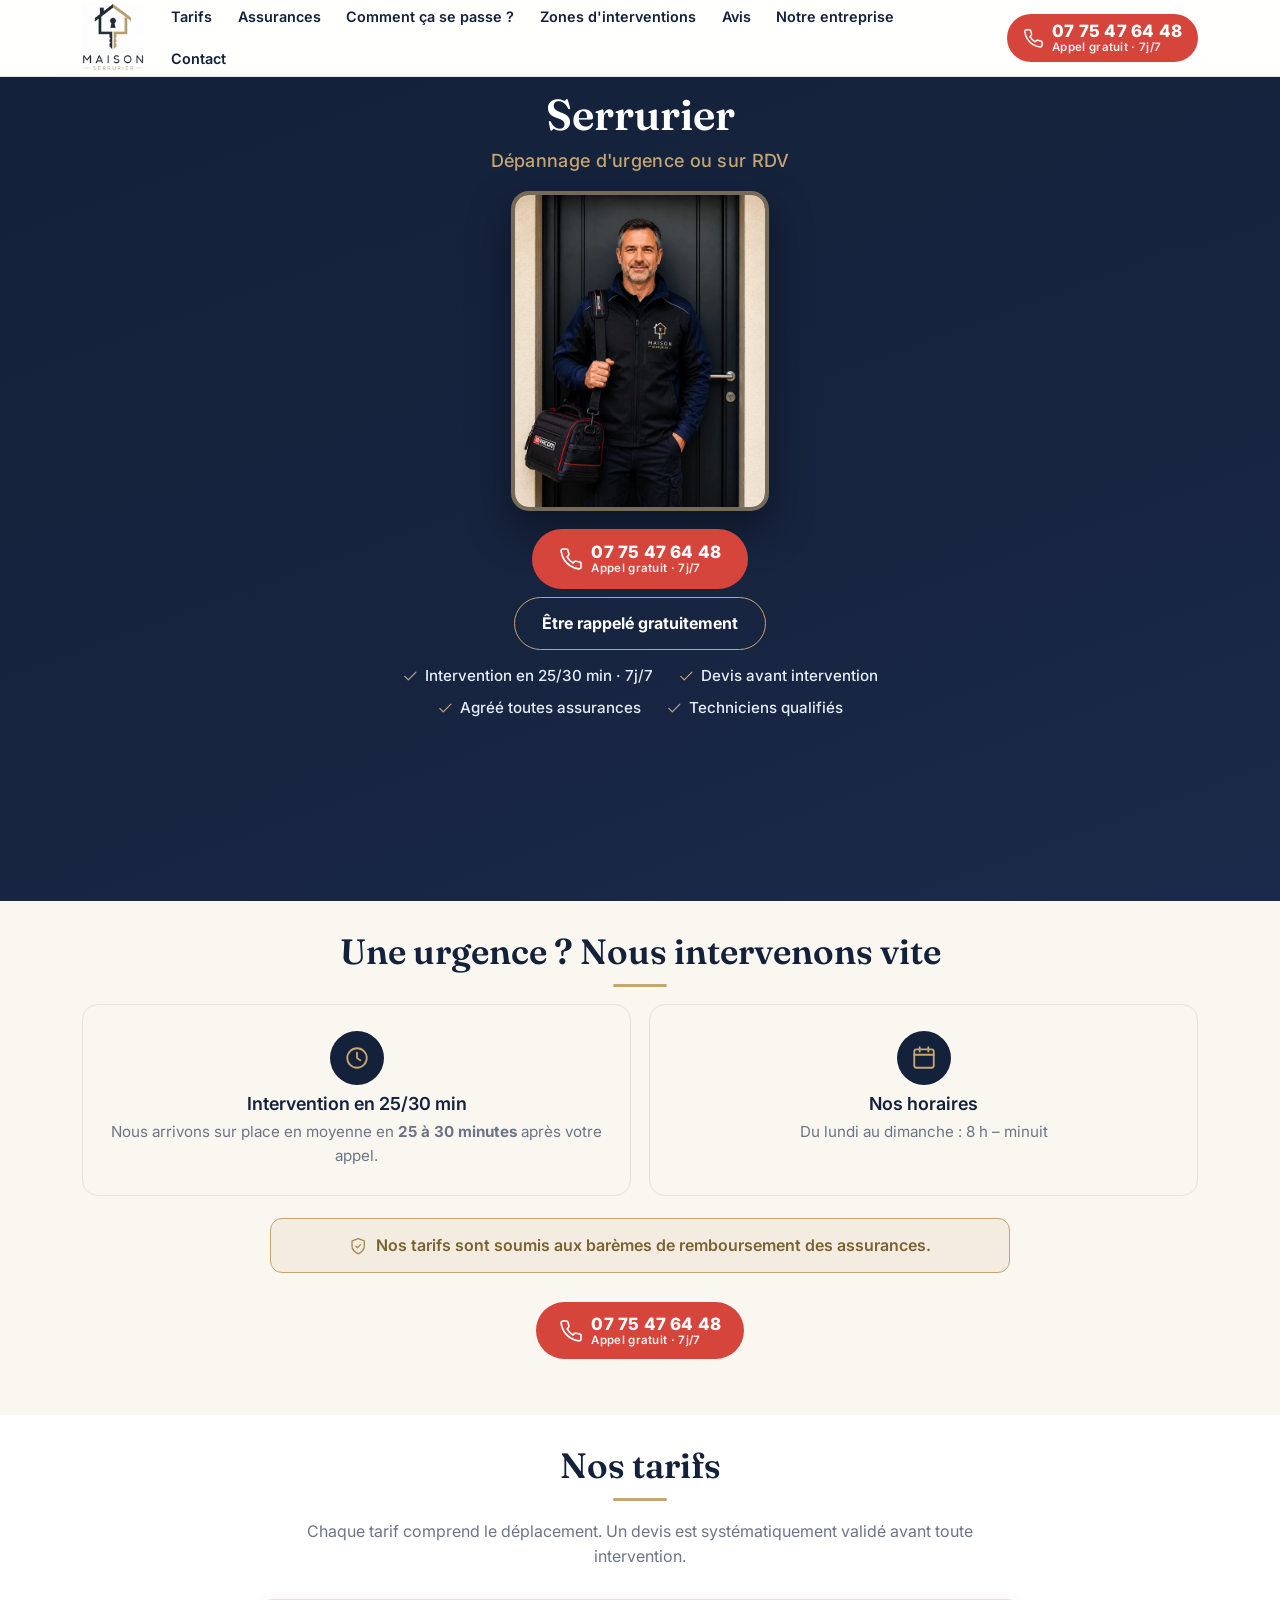
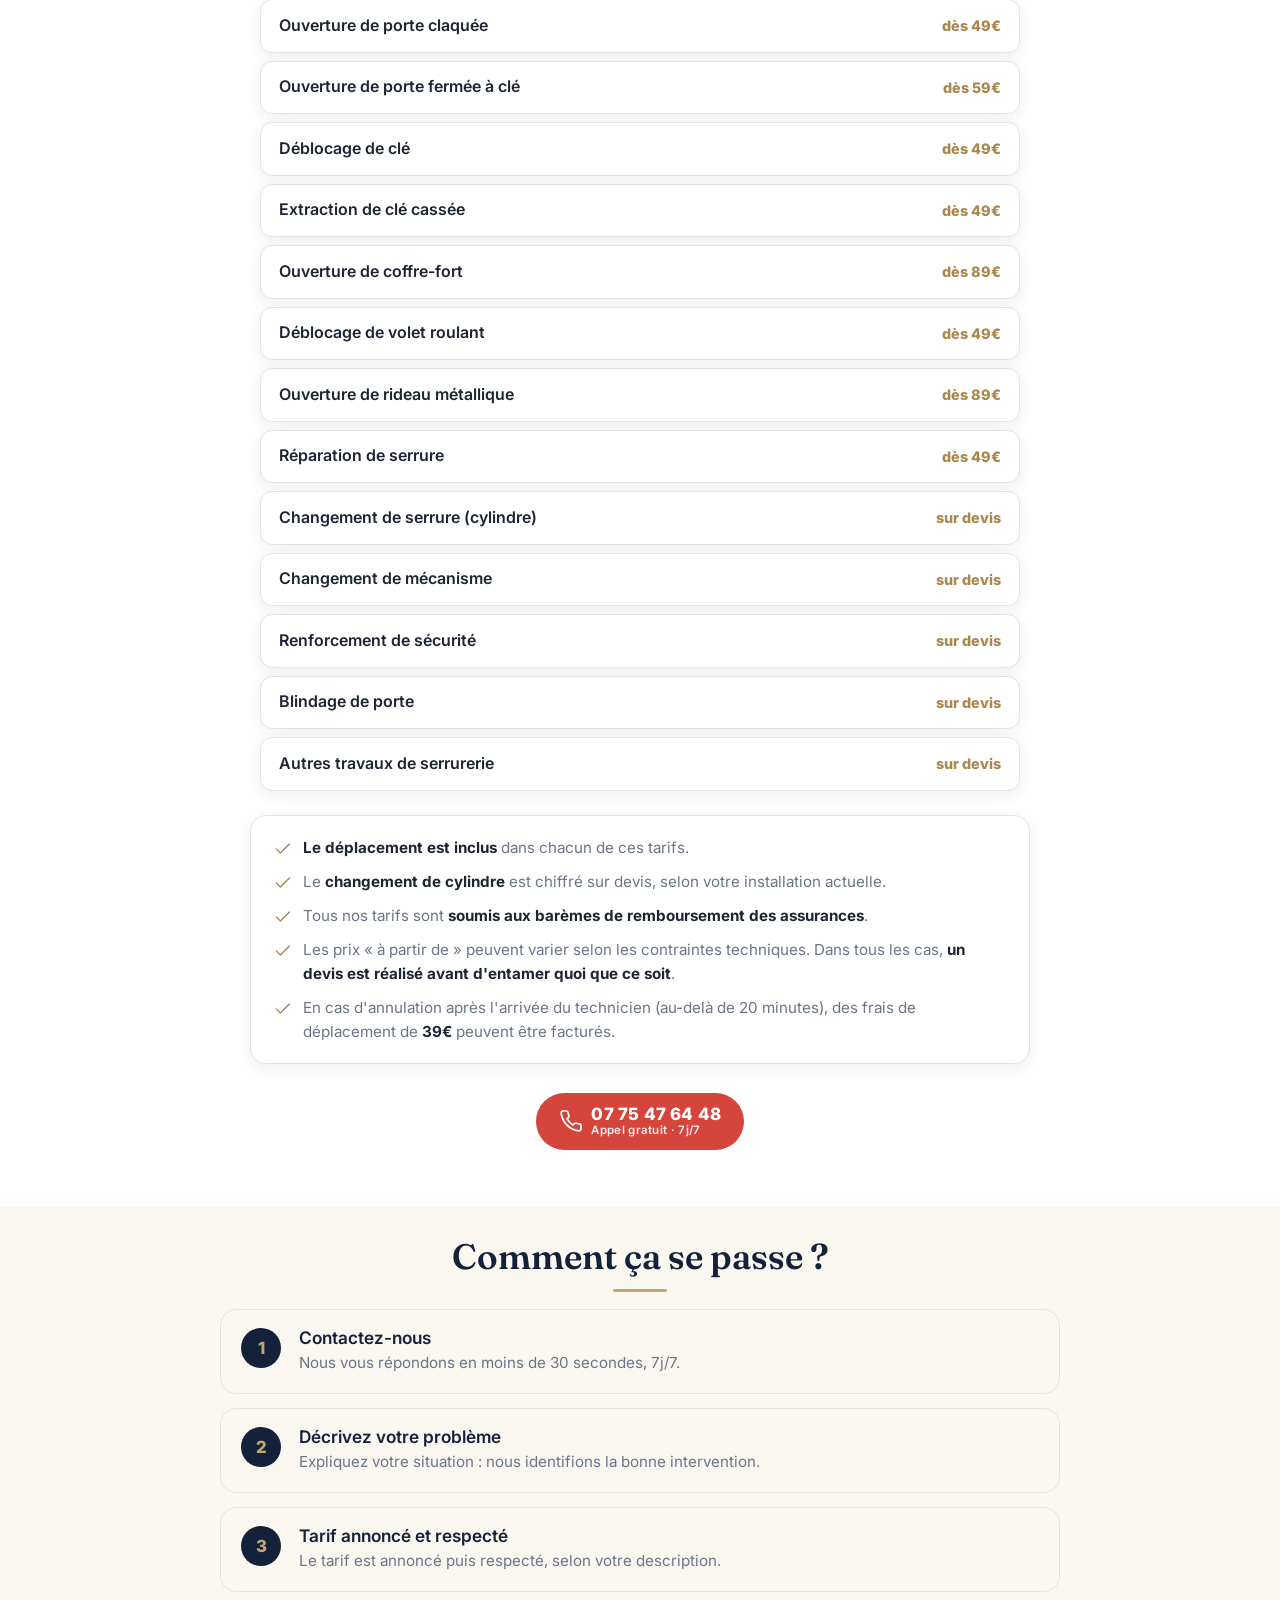
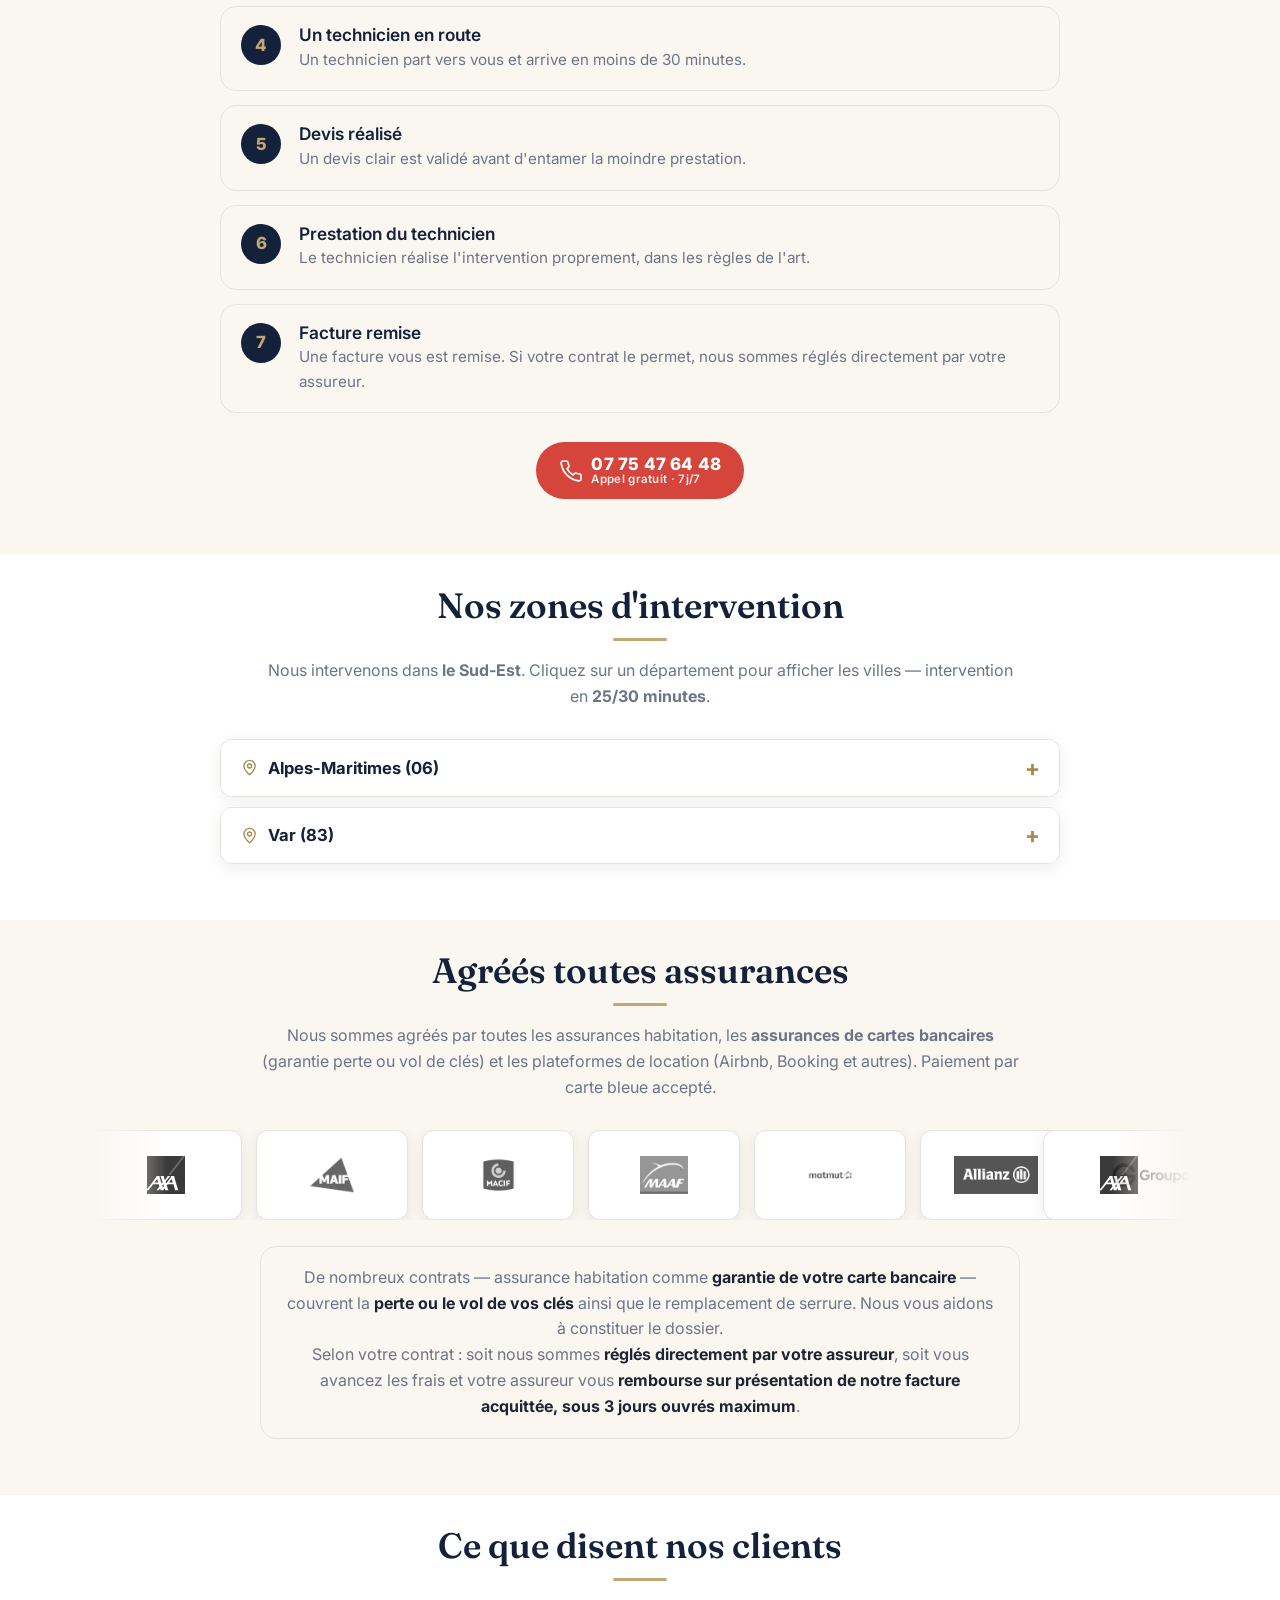
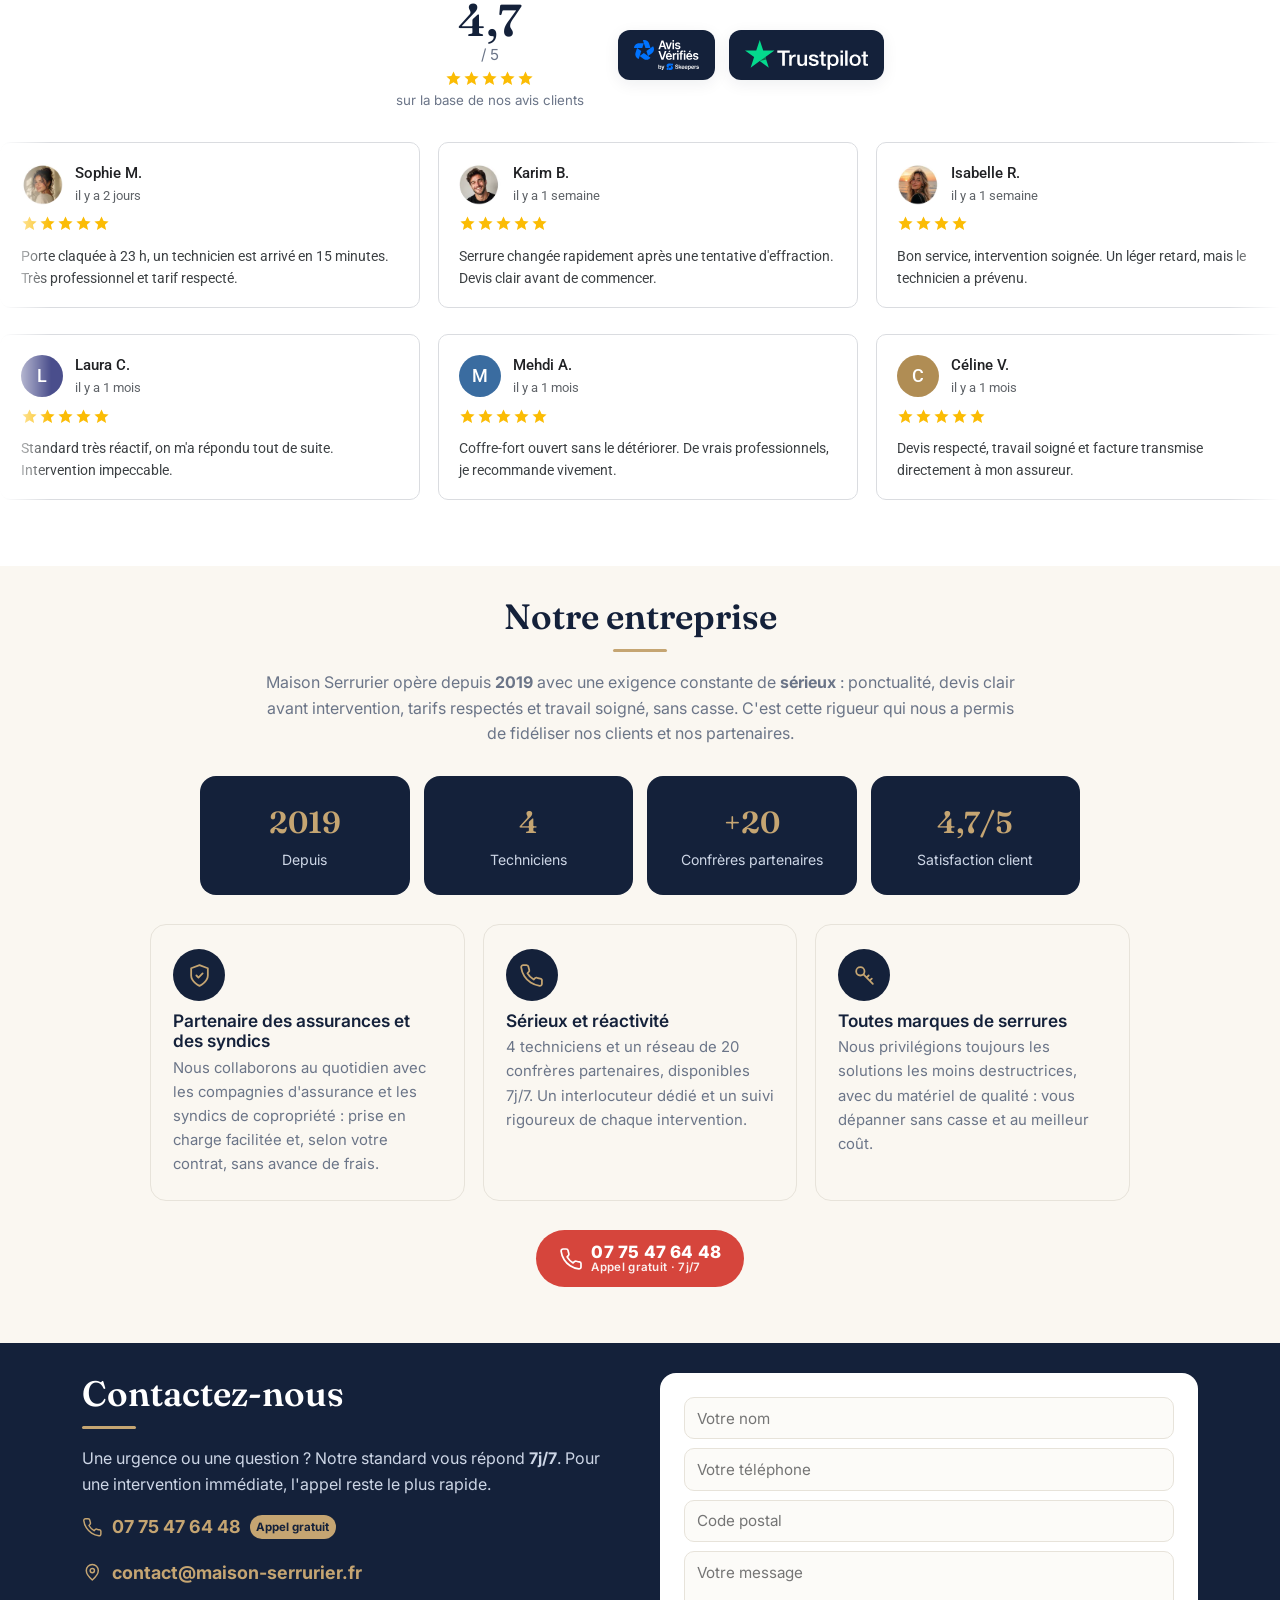
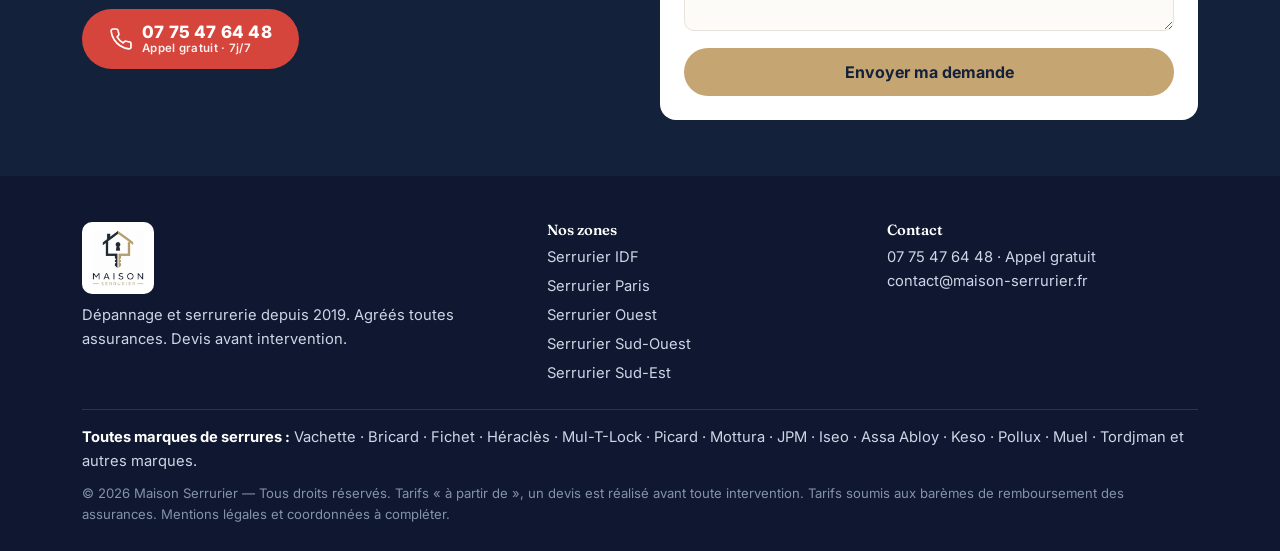
<file: serrurier-sud-est.html>
<!DOCTYPE html>
<html lang="fr"><head>
<!-- Google Tag Manager -->
<script>(function(w,d,s,l,i){w[l]=w[l]||[];w[l].push({'gtm.start':
new Date().getTime(),event:'gtm.js'});var f=d.getElementsByTagName(s)[0],
j=d.createElement(s),dl=l!='dataLayer'?'&l='+l:'';j.async=true;j.src=
'https://www.googletagmanager.com/gtm.js?id='+i+dl;f.parentNode.insertBefore(j,f);
})(window,document,'script','dataLayer','GTM-KCDVW65D');</script>
<!-- End Google Tag Manager -->

<meta charset="utf-8"><meta name="viewport" content="width=device-width, initial-scale=1, viewport-fit=cover">
<title>Serrurier dans le Sud-Est | Maison Serrurier — Depannage urgent 7j/7</title><meta name="description" content="Serrurier dans le Sud-Est : depannage serrurier urgent, intervention en 25/30 min, agree toutes assurances.">
<link rel="icon" href="assets/img/favicon.png">
<link rel="preconnect" href="https://fonts.googleapis.com"><link rel="preconnect" href="https://fonts.gstatic.com" crossorigin><link href="https://fonts.googleapis.com/css2?family=Fraunces:opsz,wght@9..144,500;9..144,600&family=Inter:wght@400;500;600;700&family=Roboto:wght@400;500;700&display=swap" rel="stylesheet">
<link rel="preload" as="image" href="assets/img/hero.webp" fetchpriority="high">
<link rel="stylesheet" href="assets/css/style.css">
</head><body>
<!-- Google Tag Manager (noscript) -->
<noscript><iframe src="https://www.googletagmanager.com/ns.html?id=GTM-KCDVW65D"
height="0" width="0" style="display:none;visibility:hidden"></iframe></noscript>
<!-- End Google Tag Manager (noscript) -->

<header class="site-header">
 <div class="container hd">
  <a href="index.html" class="brand"><img src="assets/img/logo-trim.webp" alt="Maison Serrurier" width="683" height="741" fetchpriority="high"></a>
  <nav class="mainnav" id="mainnav"><a href="#tarifs">Tarifs</a><a href="#assurances">Assurances</a><a href="#comment">Comment ça se passe ?</a><a href="#zones">Zones d'interventions</a><a href="#avis">Avis</a><a href="#entreprise">Notre entreprise</a><a href="#contact">Contact</a></nav>
  <a href="tel:+33775476448" class="btn btn-call hd-call"><svg class="ic " viewBox="0 0 24 24" fill="none" stroke="currentColor" stroke-width="1.7" stroke-linecap="round" stroke-linejoin="round"><path d="M22 16.9v3a2 2 0 0 1-2.2 2 19.8 19.8 0 0 1-8.6-3.1 19.5 19.5 0 0 1-6-6A19.8 19.8 0 0 1 2.1 4.2 2 2 0 0 1 4.1 2h3a2 2 0 0 1 2 1.7c.1 1 .4 1.9.7 2.8a2 2 0 0 1-.5 2.1L8.1 9.9a16 16 0 0 0 6 6l1.3-1.3a2 2 0 0 1 2.1-.4c.9.3 1.8.6 2.8.7a2 2 0 0 1 1.8 2z"/></svg><span class="cl-txt"><span class="cl-num">07 75 47 64 48</span><span class="cl-free">Appel gratuit · 7j/7</span></span></a>
  <button class="burger" id="burger" aria-label="Menu">☰</button>
 </div>
</header>
<main><section class="hero">
 <div class="container hero-inner">
  <h1>Serrurier<span class="h1-sub">Dépannage d'urgence ou sur RDV</span></h1>
  <div class="hero-media"><img src="assets/img/hero.webp" alt="Technicien serrurier Maison Serrurier" width="1122" height="1402" fetchpriority="high" decoding="async"></div>
  <div class="hero-cta">
   <a href="tel:+33775476448" class="btn btn-call btn-lg"><svg class="ic " viewBox="0 0 24 24" fill="none" stroke="currentColor" stroke-width="1.7" stroke-linecap="round" stroke-linejoin="round"><path d="M22 16.9v3a2 2 0 0 1-2.2 2 19.8 19.8 0 0 1-8.6-3.1 19.5 19.5 0 0 1-6-6A19.8 19.8 0 0 1 2.1 4.2 2 2 0 0 1 4.1 2h3a2 2 0 0 1 2 1.7c.1 1 .4 1.9.7 2.8a2 2 0 0 1-.5 2.1L8.1 9.9a16 16 0 0 0 6 6l1.3-1.3a2 2 0 0 1 2.1-.4c.9.3 1.8.6 2.8.7a2 2 0 0 1 1.8 2z"/></svg><span class="cl-txt"><span class="cl-num">07 75 47 64 48</span><span class="cl-free">Appel gratuit · 7j/7</span></span></a>
   <button type="button" class="btn btn-gold btn-lg hero-rappel" onclick="openModal()">Être rappelé gratuitement</button>
  </div>
  <ul class="hero-trust">
   <li><svg class="ic " viewBox="0 0 24 24" fill="none" stroke="currentColor" stroke-width="1.7" stroke-linecap="round" stroke-linejoin="round"><path d="M20 6 9 17l-5-5"/></svg> Intervention en 25/30 min · 7j/7</li>
   <li><svg class="ic " viewBox="0 0 24 24" fill="none" stroke="currentColor" stroke-width="1.7" stroke-linecap="round" stroke-linejoin="round"><path d="M20 6 9 17l-5-5"/></svg> Devis avant intervention</li>
   <li><svg class="ic " viewBox="0 0 24 24" fill="none" stroke="currentColor" stroke-width="1.7" stroke-linecap="round" stroke-linejoin="round"><path d="M20 6 9 17l-5-5"/></svg> Agréé toutes assurances</li>
   <li><svg class="ic " viewBox="0 0 24 24" fill="none" stroke="currentColor" stroke-width="1.7" stroke-linecap="round" stroke-linejoin="round"><path d="M20 6 9 17l-5-5"/></svg> Techniciens qualifiés</li>
  </ul>
 </div>
</section><section class="urgence sec">
 <div class="container">
  <h2 class="sec-title">Une urgence ? Nous intervenons vite</h2>
  <ul class="urg-grid">
   <li class="urg-card"><span class="urg-ic"><svg class="ic " viewBox="0 0 24 24" fill="none" stroke="currentColor" stroke-width="1.7" stroke-linecap="round" stroke-linejoin="round"><circle cx="12" cy="12" r="9"/><path d="M12 7v5l3 2"/></svg></span><h3>Intervention en 25/30 min</h3><p>Nous arrivons sur place en moyenne en <strong>25 à 30 minutes</strong> après votre appel.</p></li>
   <li class="urg-card"><span class="urg-ic"><svg class="ic " viewBox="0 0 24 24" fill="none" stroke="currentColor" stroke-width="1.7" stroke-linecap="round" stroke-linejoin="round"><rect x="3" y="4" width="18" height="17" rx="2"/><path d="M3 9h18M8 2v4M16 2v4"/></svg></span><h3>Nos horaires</h3><p>Du lundi au dimanche : 8 h – minuit</p></li>
   
  </ul>
  <p class="note"><svg class="ic " viewBox="0 0 24 24" fill="none" stroke="currentColor" stroke-width="1.7" stroke-linecap="round" stroke-linejoin="round"><path d="M12 22s8-4 8-10V5l-8-3-8 3v7c0 6 8 10 8 10z"/><path d="M9 12l2 2 4-4"/></svg> Nos tarifs sont soumis aux barèmes de remboursement des assurances.</p>
  <div class="sec-cta"><a href="tel:+33775476448" class="btn btn-call "><svg class="ic " viewBox="0 0 24 24" fill="none" stroke="currentColor" stroke-width="1.7" stroke-linecap="round" stroke-linejoin="round"><path d="M22 16.9v3a2 2 0 0 1-2.2 2 19.8 19.8 0 0 1-8.6-3.1 19.5 19.5 0 0 1-6-6A19.8 19.8 0 0 1 2.1 4.2 2 2 0 0 1 4.1 2h3a2 2 0 0 1 2 1.7c.1 1 .4 1.9.7 2.8a2 2 0 0 1-.5 2.1L8.1 9.9a16 16 0 0 0 6 6l1.3-1.3a2 2 0 0 1 2.1-.4c.9.3 1.8.6 2.8.7a2 2 0 0 1 1.8 2z"/></svg><span class="cl-txt"><span class="cl-num">07 75 47 64 48</span><span class="cl-free">Appel gratuit · 7j/7</span></span></a></div>
 </div>
</section><section id="tarifs" class="tarifs sec alt">
 <div class="container">
  <h2 class="sec-title">Nos tarifs</h2>
  <p class="sec-sub">Chaque tarif comprend le déplacement. Un devis est systématiquement validé avant toute intervention.</p>
  <ul class="tarif-list"><li><span class="t-lab">Ouverture de porte claquée</span><span class="t-price">dès 49€</span></li><li><span class="t-lab">Ouverture de porte fermée à clé</span><span class="t-price">dès 59€</span></li><li><span class="t-lab">Déblocage de clé</span><span class="t-price">dès 49€</span></li><li><span class="t-lab">Extraction de clé cassée</span><span class="t-price">dès 49€</span></li><li><span class="t-lab">Ouverture de coffre-fort</span><span class="t-price">dès 89€</span></li><li><span class="t-lab">Déblocage de volet roulant</span><span class="t-price">dès 49€</span></li><li><span class="t-lab">Ouverture de rideau métallique</span><span class="t-price">dès 89€</span></li><li><span class="t-lab">Réparation de serrure</span><span class="t-price">dès 49€</span></li><li><span class="t-lab">Changement de serrure (cylindre)</span><span class="t-price">sur devis</span></li><li><span class="t-lab">Changement de mécanisme</span><span class="t-price">sur devis</span></li><li><span class="t-lab">Renforcement de sécurité</span><span class="t-price">sur devis</span></li><li><span class="t-lab">Blindage de porte</span><span class="t-price">sur devis</span></li><li><span class="t-lab">Autres travaux de serrurerie</span><span class="t-price">sur devis</span></li></ul>
  <div class="tarif-notes">
   <p><svg class="ic " viewBox="0 0 24 24" fill="none" stroke="currentColor" stroke-width="1.7" stroke-linecap="round" stroke-linejoin="round"><path d="M20 6 9 17l-5-5"/></svg><span><strong>Le déplacement est inclus</strong> dans chacun de ces tarifs.</span></p>
   <p><svg class="ic " viewBox="0 0 24 24" fill="none" stroke="currentColor" stroke-width="1.7" stroke-linecap="round" stroke-linejoin="round"><path d="M20 6 9 17l-5-5"/></svg><span>Le <strong>changement de cylindre</strong> est chiffré sur devis, selon votre installation actuelle.</span></p>
   <p><svg class="ic " viewBox="0 0 24 24" fill="none" stroke="currentColor" stroke-width="1.7" stroke-linecap="round" stroke-linejoin="round"><path d="M20 6 9 17l-5-5"/></svg><span>Tous nos tarifs sont <strong>soumis aux barèmes de remboursement des assurances</strong>.</span></p>
   <p><svg class="ic " viewBox="0 0 24 24" fill="none" stroke="currentColor" stroke-width="1.7" stroke-linecap="round" stroke-linejoin="round"><path d="M20 6 9 17l-5-5"/></svg><span>Les prix « à partir de » peuvent varier selon les contraintes techniques. Dans tous les cas, <strong>un devis est réalisé avant d'entamer quoi que ce soit</strong>.</span></p>
   <p><svg class="ic " viewBox="0 0 24 24" fill="none" stroke="currentColor" stroke-width="1.7" stroke-linecap="round" stroke-linejoin="round"><path d="M20 6 9 17l-5-5"/></svg><span>En cas d'annulation après l'arrivée du technicien (au-delà de 20 minutes), des frais de déplacement de <strong>39€</strong> peuvent être facturés.</span></p>
  </div>
  <div class="sec-cta"><a href="tel:+33775476448" class="btn btn-call "><svg class="ic " viewBox="0 0 24 24" fill="none" stroke="currentColor" stroke-width="1.7" stroke-linecap="round" stroke-linejoin="round"><path d="M22 16.9v3a2 2 0 0 1-2.2 2 19.8 19.8 0 0 1-8.6-3.1 19.5 19.5 0 0 1-6-6A19.8 19.8 0 0 1 2.1 4.2 2 2 0 0 1 4.1 2h3a2 2 0 0 1 2 1.7c.1 1 .4 1.9.7 2.8a2 2 0 0 1-.5 2.1L8.1 9.9a16 16 0 0 0 6 6l1.3-1.3a2 2 0 0 1 2.1-.4c.9.3 1.8.6 2.8.7a2 2 0 0 1 1.8 2z"/></svg><span class="cl-txt"><span class="cl-num">07 75 47 64 48</span><span class="cl-free">Appel gratuit · 7j/7</span></span></a></div>
 </div>
</section><section id="comment" class="comment sec">
 <div class="container">
  <h2 class="sec-title">Comment ça se passe ?</h2>
  <ol class="steps"><li class="step"><span class="step-n">1</span><div><h3>Contactez-nous</h3><p>Nous vous répondons en moins de 30 secondes, 7j/7.</p></div></li><li class="step"><span class="step-n">2</span><div><h3>Décrivez votre problème</h3><p>Expliquez votre situation : nous identifions la bonne intervention.</p></div></li><li class="step"><span class="step-n">3</span><div><h3>Tarif annoncé et respecté</h3><p>Le tarif est annoncé puis respecté, selon votre description.</p></div></li><li class="step"><span class="step-n">4</span><div><h3>Un technicien en route</h3><p>Un technicien part vers vous et arrive en moins de 30 minutes.</p></div></li><li class="step"><span class="step-n">5</span><div><h3>Devis réalisé</h3><p>Un devis clair est validé avant d'entamer la moindre prestation.</p></div></li><li class="step"><span class="step-n">6</span><div><h3>Prestation du technicien</h3><p>Le technicien réalise l'intervention proprement, dans les règles de l'art.</p></div></li><li class="step"><span class="step-n">7</span><div><h3>Facture remise</h3><p>Une facture vous est remise. Si votre contrat le permet, nous sommes réglés directement par votre assureur.</p></div></li></ol>
  <div class="sec-cta"><a href="tel:+33775476448" class="btn btn-call "><svg class="ic " viewBox="0 0 24 24" fill="none" stroke="currentColor" stroke-width="1.7" stroke-linecap="round" stroke-linejoin="round"><path d="M22 16.9v3a2 2 0 0 1-2.2 2 19.8 19.8 0 0 1-8.6-3.1 19.5 19.5 0 0 1-6-6A19.8 19.8 0 0 1 2.1 4.2 2 2 0 0 1 4.1 2h3a2 2 0 0 1 2 1.7c.1 1 .4 1.9.7 2.8a2 2 0 0 1-.5 2.1L8.1 9.9a16 16 0 0 0 6 6l1.3-1.3a2 2 0 0 1 2.1-.4c.9.3 1.8.6 2.8.7a2 2 0 0 1 1.8 2z"/></svg><span class="cl-txt"><span class="cl-num">07 75 47 64 48</span><span class="cl-free">Appel gratuit · 7j/7</span></span></a></div>
 </div>
</section><section id="zones" class="zones sec alt"><div class="container"><h2 class="sec-title">Nos zones d'intervention</h2><p class="sec-sub">Nous intervenons dans <strong>le Sud-Est</strong>. Cliquez sur un département pour afficher les villes — intervention en <strong>25/30 minutes</strong>.</p><div class="acc-list"><div class="acc"><button class="acc-head" type="button" onclick="toggleAcc(this)"><span><svg class="ic " viewBox="0 0 24 24" fill="none" stroke="currentColor" stroke-width="1.7" stroke-linecap="round" stroke-linejoin="round"><path d="M12 21s7-6 7-11a7 7 0 1 0-14 0c0 5 7 11 7 11z"/><circle cx="12" cy="10" r="2.5"/></svg>Alpes-Maritimes (06)</span><span class="acc-ic">+</span></button><div class="acc-body"><div class="acc-cities"><a href="#">Serrurier Nice</a><a href="#">Serrurier Antibes</a><a href="#">Serrurier Cannes</a><a href="#">Serrurier Grasse</a><a href="#">Serrurier Cagnes-sur-Mer</a><a href="#">Serrurier Le Cannet</a><a href="#">Serrurier Saint-Laurent-du-Var</a><a href="#">Serrurier Vallauris</a><a href="#">Serrurier Menton</a><a href="#">Serrurier Mandelieu-la-Napoule</a></div></div></div><div class="acc"><button class="acc-head" type="button" onclick="toggleAcc(this)"><span><svg class="ic " viewBox="0 0 24 24" fill="none" stroke="currentColor" stroke-width="1.7" stroke-linecap="round" stroke-linejoin="round"><path d="M12 21s7-6 7-11a7 7 0 1 0-14 0c0 5 7 11 7 11z"/><circle cx="12" cy="10" r="2.5"/></svg>Var (83)</span><span class="acc-ic">+</span></button><div class="acc-body"><div class="acc-cities"><a href="#">Serrurier Toulon</a><a href="#">Serrurier La Seyne-sur-Mer</a><a href="#">Serrurier Hyères</a><a href="#">Serrurier Fréjus</a><a href="#">Serrurier Draguignan</a><a href="#">Serrurier La Garde</a><a href="#">Serrurier Six-Fours-les-Plages</a><a href="#">Serrurier Saint-Raphaël</a><a href="#">Serrurier Sanary-sur-Mer</a><a href="#">Serrurier La Valette-du-Var</a></div></div></div></div></div></section><section id="assurances" class="assurances sec">
 <div class="container">
  <h2 class="sec-title">Agréés toutes assurances</h2>
  <p class="sec-sub">Nous sommes agréés par toutes les assurances habitation, les <strong>assurances de cartes bancaires</strong> (garantie perte ou vol de clés) et les plateformes de location (Airbnb, Booking et autres). Paiement par carte bleue accepté.</p>
  <div class="assu-grid"><div class="assu-logo"><img src="assets/img/assurance/axa.svg" alt="AXA" title="AXA" loading="lazy" decoding="async"></div><div class="assu-logo"><img src="assets/img/assurance/maif.webp" alt="MAIF" title="MAIF" loading="lazy" decoding="async"></div><div class="assu-logo"><img src="assets/img/assurance/macif.webp" alt="Macif" title="Macif" loading="lazy" decoding="async"></div><div class="assu-logo"><img src="assets/img/assurance/maaf.webp" alt="MAAF" title="MAAF" loading="lazy" decoding="async"></div><div class="assu-logo"><img src="assets/img/assurance/matmut.webp" alt="Matmut" title="Matmut" loading="lazy" decoding="async"></div><div class="assu-logo"><img src="assets/img/assurance/allianz.webp" alt="Allianz" title="Allianz" loading="lazy" decoding="async"></div><div class="assu-logo"><img src="assets/img/assurance/groupama.webp" alt="Groupama" title="Groupama" loading="lazy" decoding="async"></div><div class="assu-logo"><img src="assets/img/assurance/gmf.svg" alt="GMF" title="GMF" loading="lazy" decoding="async"></div><div class="assu-logo"><img src="assets/img/assurance/mma.svg" alt="MMA" title="MMA" loading="lazy" decoding="async"></div><div class="assu-logo"><img src="assets/img/assurance/pacifica.webp" alt="Pacifica" title="Pacifica" loading="lazy" decoding="async"></div></div>
  <div class="assu-text">
   <p>De nombreux contrats — assurance habitation comme <strong>garantie de votre carte bancaire</strong> — couvrent la <strong>perte ou le vol de vos clés</strong> ainsi que le remplacement de serrure. Nous vous aidons à constituer le dossier.</p>
   <p>Selon votre contrat : soit nous sommes <strong>réglés directement par votre assureur</strong>, soit vous avancez les frais et votre assureur vous <strong>rembourse sur présentation de notre facture acquittée, sous 3 jours ouvrés maximum</strong>.</p>
  </div>
 </div>
</section><section id="avis" class="avis sec alt">
 <div class="container">
  <h2 class="sec-title">Ce que disent nos clients</h2>
  <div class="avis-head">
   <div class="avis-score"><span class="big">4,7</span><span class="out">/ 5</span><span class="stars"><svg viewBox="0 0 24 24" class="ic-star" fill="currentColor"><path d="M12 2l3 6.5 7 .7-5.2 4.7L18.5 21 12 17.3 5.5 21 7.2 13.9 2 9.2l7-.7z"/></svg><svg viewBox="0 0 24 24" class="ic-star" fill="currentColor"><path d="M12 2l3 6.5 7 .7-5.2 4.7L18.5 21 12 17.3 5.5 21 7.2 13.9 2 9.2l7-.7z"/></svg><svg viewBox="0 0 24 24" class="ic-star" fill="currentColor"><path d="M12 2l3 6.5 7 .7-5.2 4.7L18.5 21 12 17.3 5.5 21 7.2 13.9 2 9.2l7-.7z"/></svg><svg viewBox="0 0 24 24" class="ic-star" fill="currentColor"><path d="M12 2l3 6.5 7 .7-5.2 4.7L18.5 21 12 17.3 5.5 21 7.2 13.9 2 9.2l7-.7z"/></svg><svg viewBox="0 0 24 24" class="ic-star" fill="currentColor"><path d="M12 2l3 6.5 7 .7-5.2 4.7L18.5 21 12 17.3 5.5 21 7.2 13.9 2 9.2l7-.7z"/></svg></span><small>sur la base de nos avis clients</small></div>
   <div class="avis-logos"><span class="avis-logo-pill"><img src="assets/img/avis/avis-verifies.svg" alt="Avis Vérifiés" width="120" height="40" loading="lazy"></span><span class="avis-logo-pill"><img src="assets/img/avis/trustpilot.svg" alt="Trustpilot" width="120" height="30" loading="lazy"></span></div>
  </div>
 </div>
 <div class="avis-marquee"><div class="avis-track"><article class="rev"><div class="rev-top"><img src="assets/img/avis/profils/p1.webp" class="rev-av" alt="Sophie M." width="110" height="110" loading="lazy" decoding="async"><div class="rev-id"><span class="rev-name">Sophie M.</span><span class="rev-date">il y a 2 jours</span></div></div><span class="stars"><svg viewBox="0 0 24 24" class="ic-star" fill="currentColor"><path d="M12 2l3 6.5 7 .7-5.2 4.7L18.5 21 12 17.3 5.5 21 7.2 13.9 2 9.2l7-.7z"/></svg><svg viewBox="0 0 24 24" class="ic-star" fill="currentColor"><path d="M12 2l3 6.5 7 .7-5.2 4.7L18.5 21 12 17.3 5.5 21 7.2 13.9 2 9.2l7-.7z"/></svg><svg viewBox="0 0 24 24" class="ic-star" fill="currentColor"><path d="M12 2l3 6.5 7 .7-5.2 4.7L18.5 21 12 17.3 5.5 21 7.2 13.9 2 9.2l7-.7z"/></svg><svg viewBox="0 0 24 24" class="ic-star" fill="currentColor"><path d="M12 2l3 6.5 7 .7-5.2 4.7L18.5 21 12 17.3 5.5 21 7.2 13.9 2 9.2l7-.7z"/></svg><svg viewBox="0 0 24 24" class="ic-star" fill="currentColor"><path d="M12 2l3 6.5 7 .7-5.2 4.7L18.5 21 12 17.3 5.5 21 7.2 13.9 2 9.2l7-.7z"/></svg></span><p class="rev-txt">Porte claquée à 23 h, un technicien est arrivé en 15 minutes. Très professionnel et tarif respecté.</p></article><article class="rev"><div class="rev-top"><img src="assets/img/avis/profils/p3.webp" class="rev-av" alt="Karim B." width="110" height="110" loading="lazy" decoding="async"><div class="rev-id"><span class="rev-name">Karim B.</span><span class="rev-date">il y a 1 semaine</span></div></div><span class="stars"><svg viewBox="0 0 24 24" class="ic-star" fill="currentColor"><path d="M12 2l3 6.5 7 .7-5.2 4.7L18.5 21 12 17.3 5.5 21 7.2 13.9 2 9.2l7-.7z"/></svg><svg viewBox="0 0 24 24" class="ic-star" fill="currentColor"><path d="M12 2l3 6.5 7 .7-5.2 4.7L18.5 21 12 17.3 5.5 21 7.2 13.9 2 9.2l7-.7z"/></svg><svg viewBox="0 0 24 24" class="ic-star" fill="currentColor"><path d="M12 2l3 6.5 7 .7-5.2 4.7L18.5 21 12 17.3 5.5 21 7.2 13.9 2 9.2l7-.7z"/></svg><svg viewBox="0 0 24 24" class="ic-star" fill="currentColor"><path d="M12 2l3 6.5 7 .7-5.2 4.7L18.5 21 12 17.3 5.5 21 7.2 13.9 2 9.2l7-.7z"/></svg><svg viewBox="0 0 24 24" class="ic-star" fill="currentColor"><path d="M12 2l3 6.5 7 .7-5.2 4.7L18.5 21 12 17.3 5.5 21 7.2 13.9 2 9.2l7-.7z"/></svg></span><p class="rev-txt">Serrure changée rapidement après une tentative d'effraction. Devis clair avant de commencer.</p></article><article class="rev"><div class="rev-top"><img src="assets/img/avis/profils/p2.webp" class="rev-av" alt="Isabelle R." width="110" height="110" loading="lazy" decoding="async"><div class="rev-id"><span class="rev-name">Isabelle R.</span><span class="rev-date">il y a 1 semaine</span></div></div><span class="stars"><svg viewBox="0 0 24 24" class="ic-star" fill="currentColor"><path d="M12 2l3 6.5 7 .7-5.2 4.7L18.5 21 12 17.3 5.5 21 7.2 13.9 2 9.2l7-.7z"/></svg><svg viewBox="0 0 24 24" class="ic-star" fill="currentColor"><path d="M12 2l3 6.5 7 .7-5.2 4.7L18.5 21 12 17.3 5.5 21 7.2 13.9 2 9.2l7-.7z"/></svg><svg viewBox="0 0 24 24" class="ic-star" fill="currentColor"><path d="M12 2l3 6.5 7 .7-5.2 4.7L18.5 21 12 17.3 5.5 21 7.2 13.9 2 9.2l7-.7z"/></svg><svg viewBox="0 0 24 24" class="ic-star" fill="currentColor"><path d="M12 2l3 6.5 7 .7-5.2 4.7L18.5 21 12 17.3 5.5 21 7.2 13.9 2 9.2l7-.7z"/></svg></span><p class="rev-txt">Bon service, intervention soignée. Un léger retard, mais le technicien a prévenu.</p></article><article class="rev"><div class="rev-top"><img src="assets/img/avis/profils/p4.webp" class="rev-av" alt="Thomas L." width="110" height="110" loading="lazy" decoding="async"><div class="rev-id"><span class="rev-name">Thomas L.</span><span class="rev-date">il y a 2 semaines</span></div></div><span class="stars"><svg viewBox="0 0 24 24" class="ic-star" fill="currentColor"><path d="M12 2l3 6.5 7 .7-5.2 4.7L18.5 21 12 17.3 5.5 21 7.2 13.9 2 9.2l7-.7z"/></svg><svg viewBox="0 0 24 24" class="ic-star" fill="currentColor"><path d="M12 2l3 6.5 7 .7-5.2 4.7L18.5 21 12 17.3 5.5 21 7.2 13.9 2 9.2l7-.7z"/></svg><svg viewBox="0 0 24 24" class="ic-star" fill="currentColor"><path d="M12 2l3 6.5 7 .7-5.2 4.7L18.5 21 12 17.3 5.5 21 7.2 13.9 2 9.2l7-.7z"/></svg><svg viewBox="0 0 24 24" class="ic-star" fill="currentColor"><path d="M12 2l3 6.5 7 .7-5.2 4.7L18.5 21 12 17.3 5.5 21 7.2 13.9 2 9.2l7-.7z"/></svg><svg viewBox="0 0 24 24" class="ic-star" fill="currentColor"><path d="M12 2l3 6.5 7 .7-5.2 4.7L18.5 21 12 17.3 5.5 21 7.2 13.9 2 9.2l7-.7z"/></svg></span><p class="rev-txt">Clé cassée dans la serrure, extraite sans abîmer la porte. Travail propre et efficace.</p></article><article class="rev"><div class="rev-top"><span class="rev-av rev-av-ltr" style="background:#1b2a4a">N</span><div class="rev-id"><span class="rev-name">Nadia F.</span><span class="rev-date">il y a 2 semaines</span></div></div><span class="stars"><svg viewBox="0 0 24 24" class="ic-star" fill="currentColor"><path d="M12 2l3 6.5 7 .7-5.2 4.7L18.5 21 12 17.3 5.5 21 7.2 13.9 2 9.2l7-.7z"/></svg><svg viewBox="0 0 24 24" class="ic-star" fill="currentColor"><path d="M12 2l3 6.5 7 .7-5.2 4.7L18.5 21 12 17.3 5.5 21 7.2 13.9 2 9.2l7-.7z"/></svg><svg viewBox="0 0 24 24" class="ic-star" fill="currentColor"><path d="M12 2l3 6.5 7 .7-5.2 4.7L18.5 21 12 17.3 5.5 21 7.2 13.9 2 9.2l7-.7z"/></svg><svg viewBox="0 0 24 24" class="ic-star" fill="currentColor"><path d="M12 2l3 6.5 7 .7-5.2 4.7L18.5 21 12 17.3 5.5 21 7.2 13.9 2 9.2l7-.7z"/></svg><svg viewBox="0 0 24 24" class="ic-star" fill="currentColor"><path d="M12 2l3 6.5 7 .7-5.2 4.7L18.5 21 12 17.3 5.5 21 7.2 13.9 2 9.2l7-.7z"/></svg></span><p class="rev-txt">Très réactifs, prise en charge directe par mon assurance. Aucune avance à faire, parfait.</p></article><article class="rev"><div class="rev-top"><img src="assets/img/avis/profils/p5.webp" class="rev-av" alt="Julien P." width="110" height="110" loading="lazy" decoding="async"><div class="rev-id"><span class="rev-name">Julien P.</span><span class="rev-date">il y a 3 semaines</span></div></div><span class="stars"><svg viewBox="0 0 24 24" class="ic-star" fill="currentColor"><path d="M12 2l3 6.5 7 .7-5.2 4.7L18.5 21 12 17.3 5.5 21 7.2 13.9 2 9.2l7-.7z"/></svg><svg viewBox="0 0 24 24" class="ic-star" fill="currentColor"><path d="M12 2l3 6.5 7 .7-5.2 4.7L18.5 21 12 17.3 5.5 21 7.2 13.9 2 9.2l7-.7z"/></svg><svg viewBox="0 0 24 24" class="ic-star" fill="currentColor"><path d="M12 2l3 6.5 7 .7-5.2 4.7L18.5 21 12 17.3 5.5 21 7.2 13.9 2 9.2l7-.7z"/></svg><svg viewBox="0 0 24 24" class="ic-star" fill="currentColor"><path d="M12 2l3 6.5 7 .7-5.2 4.7L18.5 21 12 17.3 5.5 21 7.2 13.9 2 9.2l7-.7z"/></svg><svg viewBox="0 0 24 24" class="ic-star" fill="currentColor"><path d="M12 2l3 6.5 7 .7-5.2 4.7L18.5 21 12 17.3 5.5 21 7.2 13.9 2 9.2l7-.7z"/></svg></span><p class="rev-txt">Ouverture de porte sans dégât, tarif annoncé au téléphone et respecté à l'euro près.</p></article><article class="rev"><div class="rev-top"><span class="rev-av rev-av-ltr" style="background:#3a6ca0">M</span><div class="rev-id"><span class="rev-name">Mélanie D.</span><span class="rev-date">il y a 3 semaines</span></div></div><span class="stars"><svg viewBox="0 0 24 24" class="ic-star" fill="currentColor"><path d="M12 2l3 6.5 7 .7-5.2 4.7L18.5 21 12 17.3 5.5 21 7.2 13.9 2 9.2l7-.7z"/></svg><svg viewBox="0 0 24 24" class="ic-star" fill="currentColor"><path d="M12 2l3 6.5 7 .7-5.2 4.7L18.5 21 12 17.3 5.5 21 7.2 13.9 2 9.2l7-.7z"/></svg><svg viewBox="0 0 24 24" class="ic-star" fill="currentColor"><path d="M12 2l3 6.5 7 .7-5.2 4.7L18.5 21 12 17.3 5.5 21 7.2 13.9 2 9.2l7-.7z"/></svg><svg viewBox="0 0 24 24" class="ic-star" fill="currentColor"><path d="M12 2l3 6.5 7 .7-5.2 4.7L18.5 21 12 17.3 5.5 21 7.2 13.9 2 9.2l7-.7z"/></svg></span><p class="rev-txt">Sérieux et ponctuel. Le blindage de ma porte a été réalisé proprement.</p></article><article class="rev"><div class="rev-top"><img src="assets/img/avis/profils/p6.webp" class="rev-av" alt="Antoine G." width="110" height="110" loading="lazy" decoding="async"><div class="rev-id"><span class="rev-name">Antoine G.</span><span class="rev-date">il y a 1 mois</span></div></div><span class="stars"><svg viewBox="0 0 24 24" class="ic-star" fill="currentColor"><path d="M12 2l3 6.5 7 .7-5.2 4.7L18.5 21 12 17.3 5.5 21 7.2 13.9 2 9.2l7-.7z"/></svg><svg viewBox="0 0 24 24" class="ic-star" fill="currentColor"><path d="M12 2l3 6.5 7 .7-5.2 4.7L18.5 21 12 17.3 5.5 21 7.2 13.9 2 9.2l7-.7z"/></svg><svg viewBox="0 0 24 24" class="ic-star" fill="currentColor"><path d="M12 2l3 6.5 7 .7-5.2 4.7L18.5 21 12 17.3 5.5 21 7.2 13.9 2 9.2l7-.7z"/></svg><svg viewBox="0 0 24 24" class="ic-star" fill="currentColor"><path d="M12 2l3 6.5 7 .7-5.2 4.7L18.5 21 12 17.3 5.5 21 7.2 13.9 2 9.2l7-.7z"/></svg><svg viewBox="0 0 24 24" class="ic-star" fill="currentColor"><path d="M12 2l3 6.5 7 .7-5.2 4.7L18.5 21 12 17.3 5.5 21 7.2 13.9 2 9.2l7-.7z"/></svg></span><p class="rev-txt">Volet roulant débloqué en quelques minutes. Technicien aimable et de bon conseil.</p></article></div></div>
 <div class="avis-marquee"><div class="avis-track avis-track-rev"><article class="rev"><div class="rev-top"><span class="rev-av rev-av-ltr" style="background:#4a4e8c">L</span><div class="rev-id"><span class="rev-name">Laura C.</span><span class="rev-date">il y a 1 mois</span></div></div><span class="stars"><svg viewBox="0 0 24 24" class="ic-star" fill="currentColor"><path d="M12 2l3 6.5 7 .7-5.2 4.7L18.5 21 12 17.3 5.5 21 7.2 13.9 2 9.2l7-.7z"/></svg><svg viewBox="0 0 24 24" class="ic-star" fill="currentColor"><path d="M12 2l3 6.5 7 .7-5.2 4.7L18.5 21 12 17.3 5.5 21 7.2 13.9 2 9.2l7-.7z"/></svg><svg viewBox="0 0 24 24" class="ic-star" fill="currentColor"><path d="M12 2l3 6.5 7 .7-5.2 4.7L18.5 21 12 17.3 5.5 21 7.2 13.9 2 9.2l7-.7z"/></svg><svg viewBox="0 0 24 24" class="ic-star" fill="currentColor"><path d="M12 2l3 6.5 7 .7-5.2 4.7L18.5 21 12 17.3 5.5 21 7.2 13.9 2 9.2l7-.7z"/></svg><svg viewBox="0 0 24 24" class="ic-star" fill="currentColor"><path d="M12 2l3 6.5 7 .7-5.2 4.7L18.5 21 12 17.3 5.5 21 7.2 13.9 2 9.2l7-.7z"/></svg></span><p class="rev-txt">Standard très réactif, on m'a répondu tout de suite. Intervention impeccable.</p></article><article class="rev"><div class="rev-top"><span class="rev-av rev-av-ltr" style="background:#3a6ca0">M</span><div class="rev-id"><span class="rev-name">Mehdi A.</span><span class="rev-date">il y a 1 mois</span></div></div><span class="stars"><svg viewBox="0 0 24 24" class="ic-star" fill="currentColor"><path d="M12 2l3 6.5 7 .7-5.2 4.7L18.5 21 12 17.3 5.5 21 7.2 13.9 2 9.2l7-.7z"/></svg><svg viewBox="0 0 24 24" class="ic-star" fill="currentColor"><path d="M12 2l3 6.5 7 .7-5.2 4.7L18.5 21 12 17.3 5.5 21 7.2 13.9 2 9.2l7-.7z"/></svg><svg viewBox="0 0 24 24" class="ic-star" fill="currentColor"><path d="M12 2l3 6.5 7 .7-5.2 4.7L18.5 21 12 17.3 5.5 21 7.2 13.9 2 9.2l7-.7z"/></svg><svg viewBox="0 0 24 24" class="ic-star" fill="currentColor"><path d="M12 2l3 6.5 7 .7-5.2 4.7L18.5 21 12 17.3 5.5 21 7.2 13.9 2 9.2l7-.7z"/></svg><svg viewBox="0 0 24 24" class="ic-star" fill="currentColor"><path d="M12 2l3 6.5 7 .7-5.2 4.7L18.5 21 12 17.3 5.5 21 7.2 13.9 2 9.2l7-.7z"/></svg></span><p class="rev-txt">Coffre-fort ouvert sans le détériorer. De vrais professionnels, je recommande vivement.</p></article><article class="rev"><div class="rev-top"><span class="rev-av rev-av-ltr" style="background:#b08d54">C</span><div class="rev-id"><span class="rev-name">Céline V.</span><span class="rev-date">il y a 1 mois</span></div></div><span class="stars"><svg viewBox="0 0 24 24" class="ic-star" fill="currentColor"><path d="M12 2l3 6.5 7 .7-5.2 4.7L18.5 21 12 17.3 5.5 21 7.2 13.9 2 9.2l7-.7z"/></svg><svg viewBox="0 0 24 24" class="ic-star" fill="currentColor"><path d="M12 2l3 6.5 7 .7-5.2 4.7L18.5 21 12 17.3 5.5 21 7.2 13.9 2 9.2l7-.7z"/></svg><svg viewBox="0 0 24 24" class="ic-star" fill="currentColor"><path d="M12 2l3 6.5 7 .7-5.2 4.7L18.5 21 12 17.3 5.5 21 7.2 13.9 2 9.2l7-.7z"/></svg><svg viewBox="0 0 24 24" class="ic-star" fill="currentColor"><path d="M12 2l3 6.5 7 .7-5.2 4.7L18.5 21 12 17.3 5.5 21 7.2 13.9 2 9.2l7-.7z"/></svg><svg viewBox="0 0 24 24" class="ic-star" fill="currentColor"><path d="M12 2l3 6.5 7 .7-5.2 4.7L18.5 21 12 17.3 5.5 21 7.2 13.9 2 9.2l7-.7z"/></svg></span><p class="rev-txt">Devis respecté, travail soigné et facture transmise directement à mon assureur.</p></article><article class="rev"><div class="rev-top"><span class="rev-av rev-av-ltr" style="background:#2a7d6a">P</span><div class="rev-id"><span class="rev-name">Patrick H.</span><span class="rev-date">il y a 2 mois</span></div></div><span class="stars"><svg viewBox="0 0 24 24" class="ic-star" fill="currentColor"><path d="M12 2l3 6.5 7 .7-5.2 4.7L18.5 21 12 17.3 5.5 21 7.2 13.9 2 9.2l7-.7z"/></svg><svg viewBox="0 0 24 24" class="ic-star" fill="currentColor"><path d="M12 2l3 6.5 7 .7-5.2 4.7L18.5 21 12 17.3 5.5 21 7.2 13.9 2 9.2l7-.7z"/></svg><svg viewBox="0 0 24 24" class="ic-star" fill="currentColor"><path d="M12 2l3 6.5 7 .7-5.2 4.7L18.5 21 12 17.3 5.5 21 7.2 13.9 2 9.2l7-.7z"/></svg><svg viewBox="0 0 24 24" class="ic-star" fill="currentColor"><path d="M12 2l3 6.5 7 .7-5.2 4.7L18.5 21 12 17.3 5.5 21 7.2 13.9 2 9.2l7-.7z"/></svg></span><p class="rev-txt">Bonne prestation pour le renforcement de ma serrure. Rapport qualité-prix correct.</p></article><article class="rev"><div class="rev-top"><span class="rev-av rev-av-ltr" style="background:#3a6ca0">A</span><div class="rev-id"><span class="rev-name">Aurélie T.</span><span class="rev-date">il y a 2 mois</span></div></div><span class="stars"><svg viewBox="0 0 24 24" class="ic-star" fill="currentColor"><path d="M12 2l3 6.5 7 .7-5.2 4.7L18.5 21 12 17.3 5.5 21 7.2 13.9 2 9.2l7-.7z"/></svg><svg viewBox="0 0 24 24" class="ic-star" fill="currentColor"><path d="M12 2l3 6.5 7 .7-5.2 4.7L18.5 21 12 17.3 5.5 21 7.2 13.9 2 9.2l7-.7z"/></svg><svg viewBox="0 0 24 24" class="ic-star" fill="currentColor"><path d="M12 2l3 6.5 7 .7-5.2 4.7L18.5 21 12 17.3 5.5 21 7.2 13.9 2 9.2l7-.7z"/></svg><svg viewBox="0 0 24 24" class="ic-star" fill="currentColor"><path d="M12 2l3 6.5 7 .7-5.2 4.7L18.5 21 12 17.3 5.5 21 7.2 13.9 2 9.2l7-.7z"/></svg><svg viewBox="0 0 24 24" class="ic-star" fill="currentColor"><path d="M12 2l3 6.5 7 .7-5.2 4.7L18.5 21 12 17.3 5.5 21 7.2 13.9 2 9.2l7-.7z"/></svg></span><p class="rev-txt">Intervention de nuit pour une porte claquée. Rapides, honnêtes et efficaces.</p></article><article class="rev"><div class="rev-top"><span class="rev-av rev-av-ltr" style="background:#4a4e8c">R</span><div class="rev-id"><span class="rev-name">Romain S.</span><span class="rev-date">il y a 2 mois</span></div></div><span class="stars"><svg viewBox="0 0 24 24" class="ic-star" fill="currentColor"><path d="M12 2l3 6.5 7 .7-5.2 4.7L18.5 21 12 17.3 5.5 21 7.2 13.9 2 9.2l7-.7z"/></svg><svg viewBox="0 0 24 24" class="ic-star" fill="currentColor"><path d="M12 2l3 6.5 7 .7-5.2 4.7L18.5 21 12 17.3 5.5 21 7.2 13.9 2 9.2l7-.7z"/></svg><svg viewBox="0 0 24 24" class="ic-star" fill="currentColor"><path d="M12 2l3 6.5 7 .7-5.2 4.7L18.5 21 12 17.3 5.5 21 7.2 13.9 2 9.2l7-.7z"/></svg><svg viewBox="0 0 24 24" class="ic-star" fill="currentColor"><path d="M12 2l3 6.5 7 .7-5.2 4.7L18.5 21 12 17.3 5.5 21 7.2 13.9 2 9.2l7-.7z"/></svg><svg viewBox="0 0 24 24" class="ic-star" fill="currentColor"><path d="M12 2l3 6.5 7 .7-5.2 4.7L18.5 21 12 17.3 5.5 21 7.2 13.9 2 9.2l7-.7z"/></svg></span><p class="rev-txt">Cylindre remplacé par un modèle plus sécurisé. Conseils utiles et pose nickel.</p></article><article class="rev"><div class="rev-top"><span class="rev-av rev-av-ltr" style="background:#4a4e8c">F</span><div class="rev-id"><span class="rev-name">Fatima Z.</span><span class="rev-date">il y a 3 mois</span></div></div><span class="stars"><svg viewBox="0 0 24 24" class="ic-star" fill="currentColor"><path d="M12 2l3 6.5 7 .7-5.2 4.7L18.5 21 12 17.3 5.5 21 7.2 13.9 2 9.2l7-.7z"/></svg><svg viewBox="0 0 24 24" class="ic-star" fill="currentColor"><path d="M12 2l3 6.5 7 .7-5.2 4.7L18.5 21 12 17.3 5.5 21 7.2 13.9 2 9.2l7-.7z"/></svg><svg viewBox="0 0 24 24" class="ic-star" fill="currentColor"><path d="M12 2l3 6.5 7 .7-5.2 4.7L18.5 21 12 17.3 5.5 21 7.2 13.9 2 9.2l7-.7z"/></svg><svg viewBox="0 0 24 24" class="ic-star" fill="currentColor"><path d="M12 2l3 6.5 7 .7-5.2 4.7L18.5 21 12 17.3 5.5 21 7.2 13.9 2 9.2l7-.7z"/></svg><svg viewBox="0 0 24 24" class="ic-star" fill="currentColor"><path d="M12 2l3 6.5 7 .7-5.2 4.7L18.5 21 12 17.3 5.5 21 7.2 13.9 2 9.2l7-.7z"/></svg></span><p class="rev-txt">Service au top : le technicien est venu en scooter en pleine heure de pointe. Sauvée !</p></article></div></div>
</section><section id="entreprise" class="entreprise sec">
 <div class="container">
  <h2 class="sec-title">Notre entreprise</h2>
  <p class="sec-sub">Maison Serrurier opère depuis <strong>2019</strong> avec une exigence constante de <strong>sérieux</strong> : ponctualité, devis clair avant intervention, tarifs respectés et travail soigné, sans casse. C'est cette rigueur qui nous a permis de fidéliser nos clients et nos partenaires.</p>
  <ul class="ent-stats">
   <li><span class="ent-num">2019</span><span>Depuis</span></li>
   <li><span class="ent-num">4</span><span>Techniciens</span></li>
   <li><span class="ent-num">+20</span><span>Confrères partenaires</span></li>
   <li><span class="ent-num">4,7/5</span><span>Satisfaction client</span></li>
  </ul>
  <ul class="ent-features">
   <li><span class="ef-ic"><svg class="ic " viewBox="0 0 24 24" fill="none" stroke="currentColor" stroke-width="1.7" stroke-linecap="round" stroke-linejoin="round"><path d="M12 22s8-4 8-10V5l-8-3-8 3v7c0 6 8 10 8 10z"/><path d="M9 12l2 2 4-4"/></svg></span><div><h3>Partenaire des assurances et des syndics</h3><p>Nous collaborons au quotidien avec les compagnies d'assurance et les syndics de copropriété : prise en charge facilitée et, selon votre contrat, sans avance de frais.</p></div></li>
   <li><span class="ef-ic"><svg class="ic " viewBox="0 0 24 24" fill="none" stroke="currentColor" stroke-width="1.7" stroke-linecap="round" stroke-linejoin="round"><path d="M22 16.9v3a2 2 0 0 1-2.2 2 19.8 19.8 0 0 1-8.6-3.1 19.5 19.5 0 0 1-6-6A19.8 19.8 0 0 1 2.1 4.2 2 2 0 0 1 4.1 2h3a2 2 0 0 1 2 1.7c.1 1 .4 1.9.7 2.8a2 2 0 0 1-.5 2.1L8.1 9.9a16 16 0 0 0 6 6l1.3-1.3a2 2 0 0 1 2.1-.4c.9.3 1.8.6 2.8.7a2 2 0 0 1 1.8 2z"/></svg></span><div><h3>Sérieux et réactivité</h3><p>4 techniciens et un réseau de 20 confrères partenaires, disponibles 7j/7. Un interlocuteur dédié et un suivi rigoureux de chaque intervention.</p></div></li>
   <li><span class="ef-ic"><svg class="ic " viewBox="0 0 24 24" fill="none" stroke="currentColor" stroke-width="1.7" stroke-linecap="round" stroke-linejoin="round"><circle cx="8" cy="8" r="4"/><path d="M11 11l9 9M17 17l2-2M14 14l2-2"/></svg></span><div><h3>Toutes marques de serrures</h3><p>Nous privilégions toujours les solutions les moins destructrices, avec du matériel de qualité : vous dépanner sans casse et au meilleur coût.</p></div></li>
  </ul>
  <div class="sec-cta"><a href="tel:+33775476448" class="btn btn-call "><svg class="ic " viewBox="0 0 24 24" fill="none" stroke="currentColor" stroke-width="1.7" stroke-linecap="round" stroke-linejoin="round"><path d="M22 16.9v3a2 2 0 0 1-2.2 2 19.8 19.8 0 0 1-8.6-3.1 19.5 19.5 0 0 1-6-6A19.8 19.8 0 0 1 2.1 4.2 2 2 0 0 1 4.1 2h3a2 2 0 0 1 2 1.7c.1 1 .4 1.9.7 2.8a2 2 0 0 1-.5 2.1L8.1 9.9a16 16 0 0 0 6 6l1.3-1.3a2 2 0 0 1 2.1-.4c.9.3 1.8.6 2.8.7a2 2 0 0 1 1.8 2z"/></svg><span class="cl-txt"><span class="cl-num">07 75 47 64 48</span><span class="cl-free">Appel gratuit · 7j/7</span></span></a></div>
 </div>
</section><section id="contact" class="contact sec">
 <div class="container ct-grid">
  <div class="ct-text">
   <h2 class="sec-title left">Contactez-nous</h2>
   <p>Une urgence ou une question ? Notre standard vous répond <strong>7j/7</strong>. Pour une intervention immédiate, l'appel reste le plus rapide.</p>
   <p class="ct-line"><svg class="ic " viewBox="0 0 24 24" fill="none" stroke="currentColor" stroke-width="1.7" stroke-linecap="round" stroke-linejoin="round"><path d="M22 16.9v3a2 2 0 0 1-2.2 2 19.8 19.8 0 0 1-8.6-3.1 19.5 19.5 0 0 1-6-6A19.8 19.8 0 0 1 2.1 4.2 2 2 0 0 1 4.1 2h3a2 2 0 0 1 2 1.7c.1 1 .4 1.9.7 2.8a2 2 0 0 1-.5 2.1L8.1 9.9a16 16 0 0 0 6 6l1.3-1.3a2 2 0 0 1 2.1-.4c.9.3 1.8.6 2.8.7a2 2 0 0 1 1.8 2z"/></svg> <a href="tel:+33775476448">07 75 47 64 48</a> <span class="ct-free">Appel gratuit</span></p>
   <p class="ct-line"><svg class="ic " viewBox="0 0 24 24" fill="none" stroke="currentColor" stroke-width="1.7" stroke-linecap="round" stroke-linejoin="round"><path d="M12 21s7-6 7-11a7 7 0 1 0-14 0c0 5 7 11 7 11z"/><circle cx="12" cy="10" r="2.5"/></svg> <a href="mailto:contact@maison-serrurier.fr">contact@maison-serrurier.fr</a></p>
   <a href="tel:+33775476448" class="btn btn-call btn-lg"><svg class="ic " viewBox="0 0 24 24" fill="none" stroke="currentColor" stroke-width="1.7" stroke-linecap="round" stroke-linejoin="round"><path d="M22 16.9v3a2 2 0 0 1-2.2 2 19.8 19.8 0 0 1-8.6-3.1 19.5 19.5 0 0 1-6-6A19.8 19.8 0 0 1 2.1 4.2 2 2 0 0 1 4.1 2h3a2 2 0 0 1 2 1.7c.1 1 .4 1.9.7 2.8a2 2 0 0 1-.5 2.1L8.1 9.9a16 16 0 0 0 6 6l1.3-1.3a2 2 0 0 1 2.1-.4c.9.3 1.8.6 2.8.7a2 2 0 0 1 1.8 2z"/></svg><span class="cl-txt"><span class="cl-num">07 75 47 64 48</span><span class="cl-free">Appel gratuit · 7j/7</span></span></a>
  </div>
  <form class="ct-form" onsubmit="return submitLead(event)">
   <input type="text" name="nom" placeholder="Votre nom" required>
   <input type="tel" name="tel" placeholder="Votre téléphone" required>
   <input type="text" name="cp" placeholder="Code postal" inputmode="numeric" maxlength="5">
   <textarea name="besoin" rows="3" placeholder="Votre message" required></textarea>
   <button type="submit" class="btn btn-gold btn-block">Envoyer ma demande</button>
  </form>
 </div>
</section></main>
<footer class="site-footer">
 <div class="container">
  <div class="ft-grid">
   <div class="ft-brand"><img src="assets/img/logo-trim.webp" alt="Maison Serrurier" width="683" height="741" loading="lazy" decoding="async"><p>Dépannage et serrurerie depuis 2019. Agréés toutes assurances. Devis avant intervention.</p></div>
   <div><h4>Nos zones</h4><nav class="ft-nav"><a href="serrurier-idf.html">Serrurier IDF</a><a href="serrurier-paris.html">Serrurier Paris</a><a href="serrurier-ouest.html">Serrurier Ouest</a><a href="serrurier-sud-ouest.html">Serrurier Sud-Ouest</a><a href="serrurier-sud-est.html">Serrurier Sud-Est</a></nav></div>
   <div><h4>Contact</h4><p><a href="tel:+33775476448">07 75 47 64 48</a> · Appel gratuit<br><a href="mailto:contact@maison-serrurier.fr">contact@maison-serrurier.fr</a></p></div>
  </div>
  <p class="ft-marques"><strong>Toutes marques de serrures :</strong> Vachette · Bricard · Fichet · Héraclès · Mul-T-Lock · Picard · Mottura · JPM · Iseo · Assa Abloy · Keso · Pollux · Muel · Tordjman et autres marques.</p>
  <p class="ft-legal">© 2026 Maison Serrurier — Tous droits réservés. Tarifs « à partir de », un devis est réalisé avant toute intervention. Tarifs soumis aux barèmes de remboursement des assurances. Mentions légales et coordonnées à compléter.</p>
 </div>
</footer>
<div class="modal" id="leadModal" aria-hidden="true">
 <div class="modal-overlay" onclick="closeModal()"></div>
 <div class="modal-card" role="dialog" aria-modal="true" aria-label="Être rappelé">
  <button class="modal-close" type="button" onclick="closeModal()" aria-label="Fermer">&times;</button>
  <h2>Être rappelé gratuitement</h2>
  <p class="modal-sub">Réponse en moins de 30 secondes. Décrivez votre besoin, nous vous rappelons.</p>
  <form class="modal-form" onsubmit="return submitLead(event)">
   <label class="field"><span class="lbl">Votre nom</span><input type="text" name="nom" placeholder="Votre nom" required></label>
   <label class="field cp-field"><span class="lbl">Code postal</span><input type="text" name="cp" id="cp" placeholder="Ex. 75011" inputmode="numeric" maxlength="5" oninput="cpLookup(this.value)" required><div class="cp-city" id="cpCity"></div></label>
   <label class="field"><span class="lbl">Votre besoin</span><textarea name="besoin" rows="3" placeholder="Ex. porte claquée, 3e étage" required></textarea></label>
   <button type="submit" class="btn btn-gold btn-block">Demander mon rappel</button>
   <a href="tel:+33775476448" class="btn btn-call btn-block modal-call"><svg class="ic " viewBox="0 0 24 24" fill="none" stroke="currentColor" stroke-width="1.7" stroke-linecap="round" stroke-linejoin="round"><path d="M22 16.9v3a2 2 0 0 1-2.2 2 19.8 19.8 0 0 1-8.6-3.1 19.5 19.5 0 0 1-6-6A19.8 19.8 0 0 1 2.1 4.2 2 2 0 0 1 4.1 2h3a2 2 0 0 1 2 1.7c.1 1 .4 1.9.7 2.8a2 2 0 0 1-.5 2.1L8.1 9.9a16 16 0 0 0 6 6l1.3-1.3a2 2 0 0 1 2.1-.4c.9.3 1.8.6 2.8.7a2 2 0 0 1 1.8 2z"/></svg><span class="cl-txt"><span class="cl-num">07 75 47 64 48</span><span class="cl-free">Appel gratuit · 7j/7</span></span></a>
  </form>
 </div>
</div>
<a href="tel:+33775476448" class="sticky-call"><svg class="ic " viewBox="0 0 24 24" fill="none" stroke="currentColor" stroke-width="1.7" stroke-linecap="round" stroke-linejoin="round"><path d="M22 16.9v3a2 2 0 0 1-2.2 2 19.8 19.8 0 0 1-8.6-3.1 19.5 19.5 0 0 1-6-6A19.8 19.8 0 0 1 2.1 4.2 2 2 0 0 1 4.1 2h3a2 2 0 0 1 2 1.7c.1 1 .4 1.9.7 2.8a2 2 0 0 1-.5 2.1L8.1 9.9a16 16 0 0 0 6 6l1.3-1.3a2 2 0 0 1 2.1-.4c.9.3 1.8.6 2.8.7a2 2 0 0 1 1.8 2z"/></svg><span>07 75 47 64 48<small>Appel gratuit</small></span></a>
<script src="assets/js/main.js" defer></script>
</body></html>
</file>
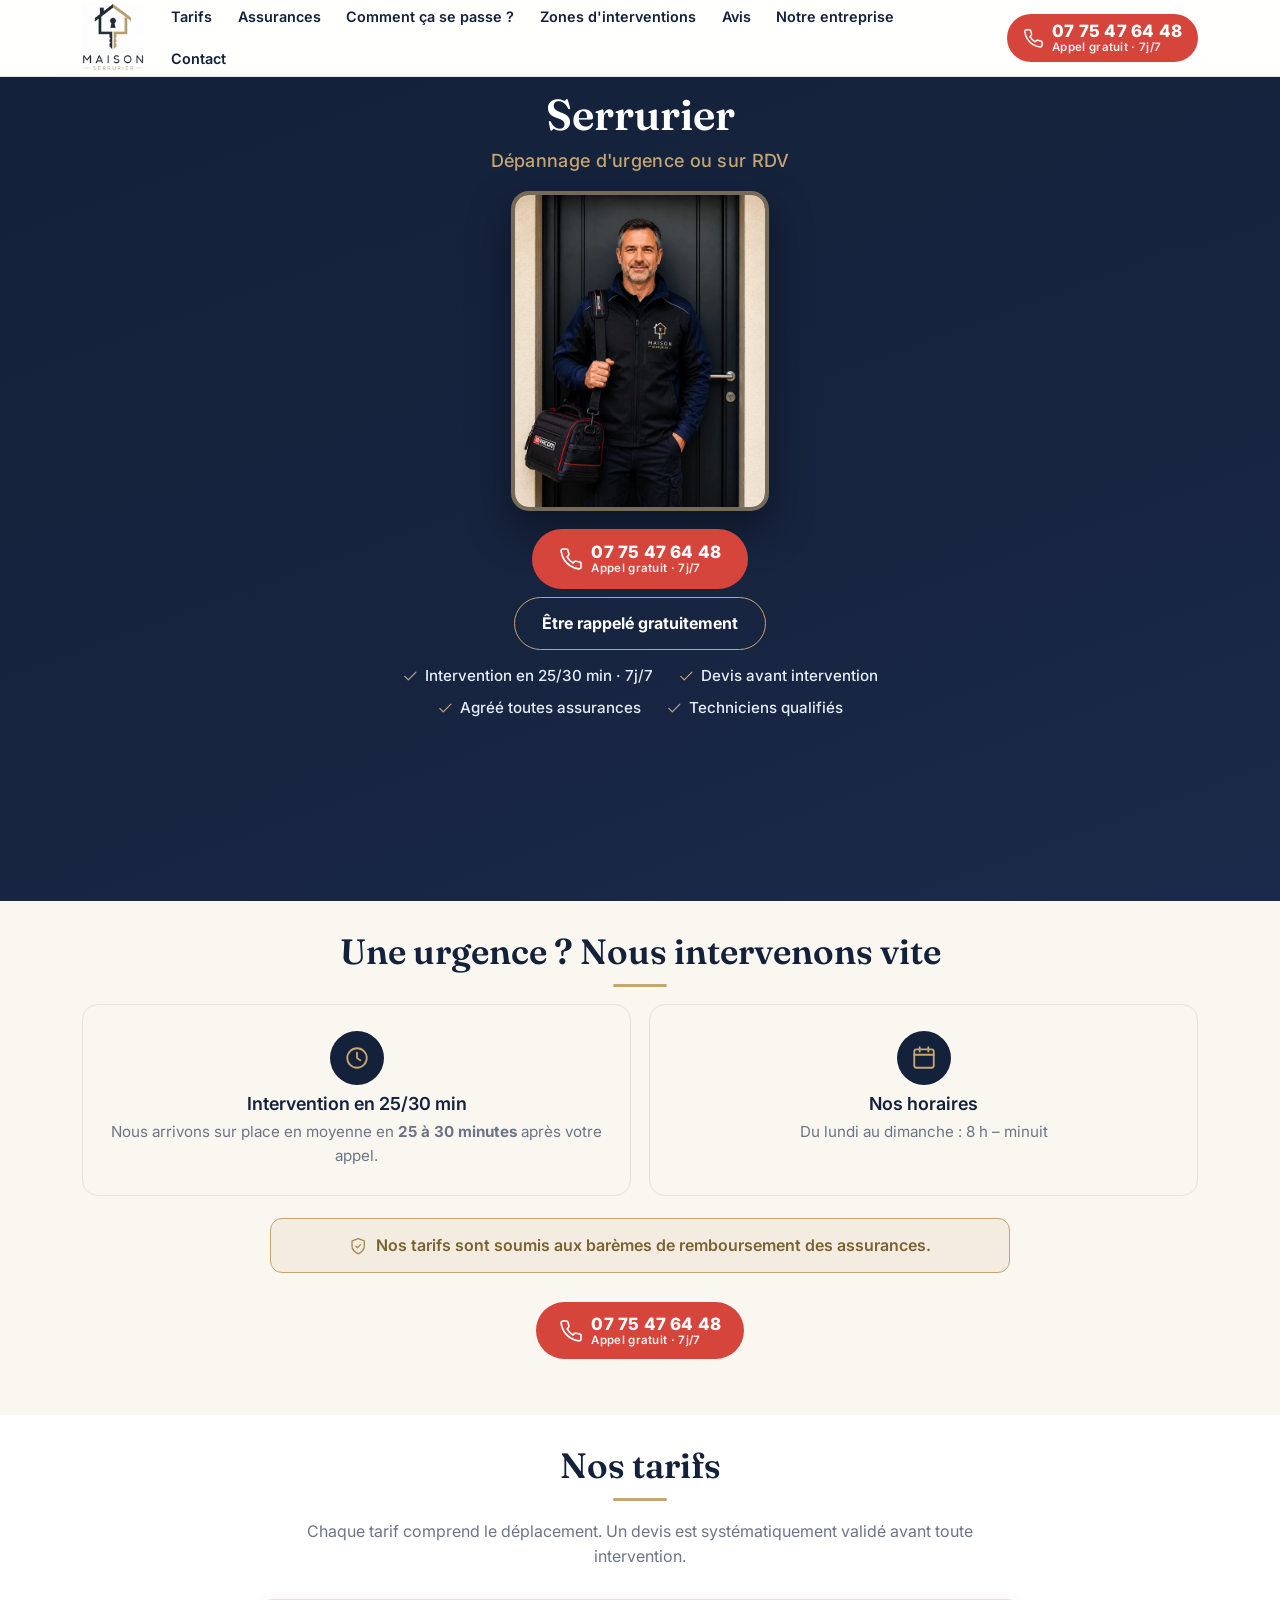
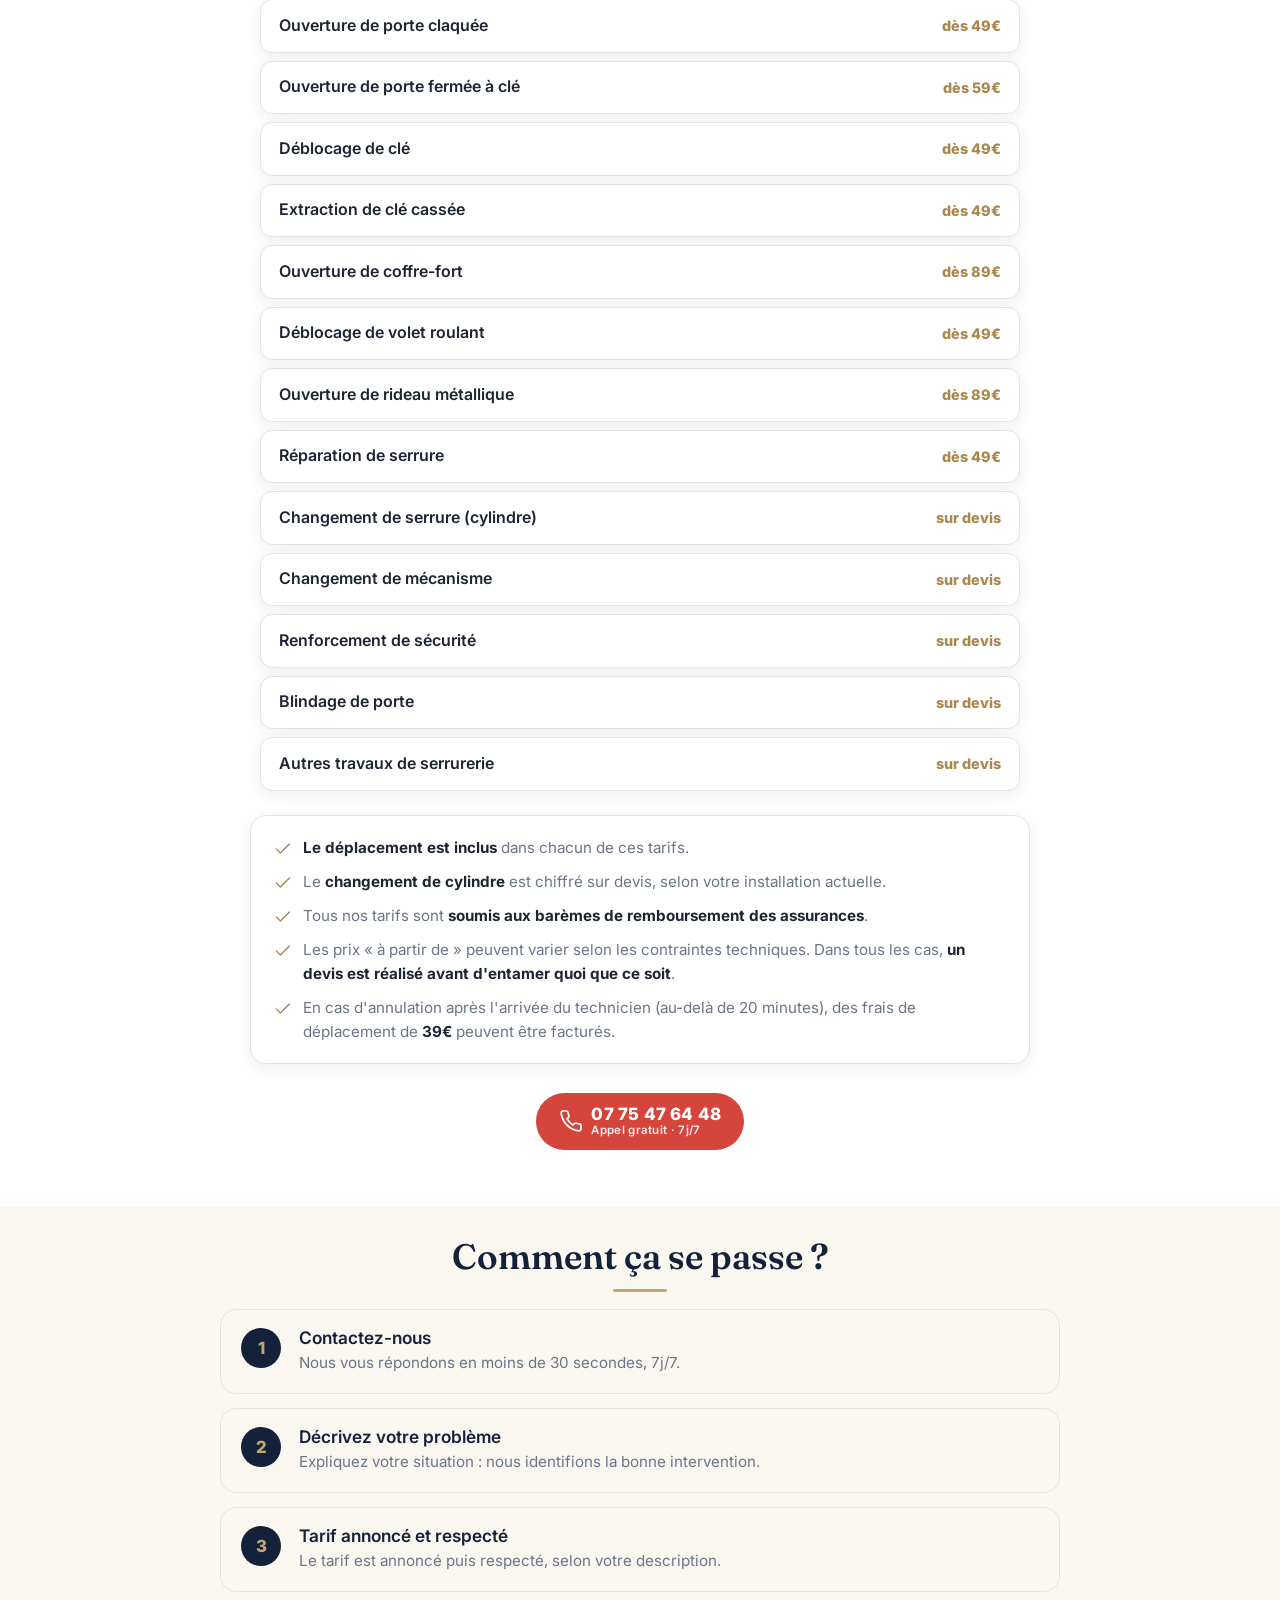
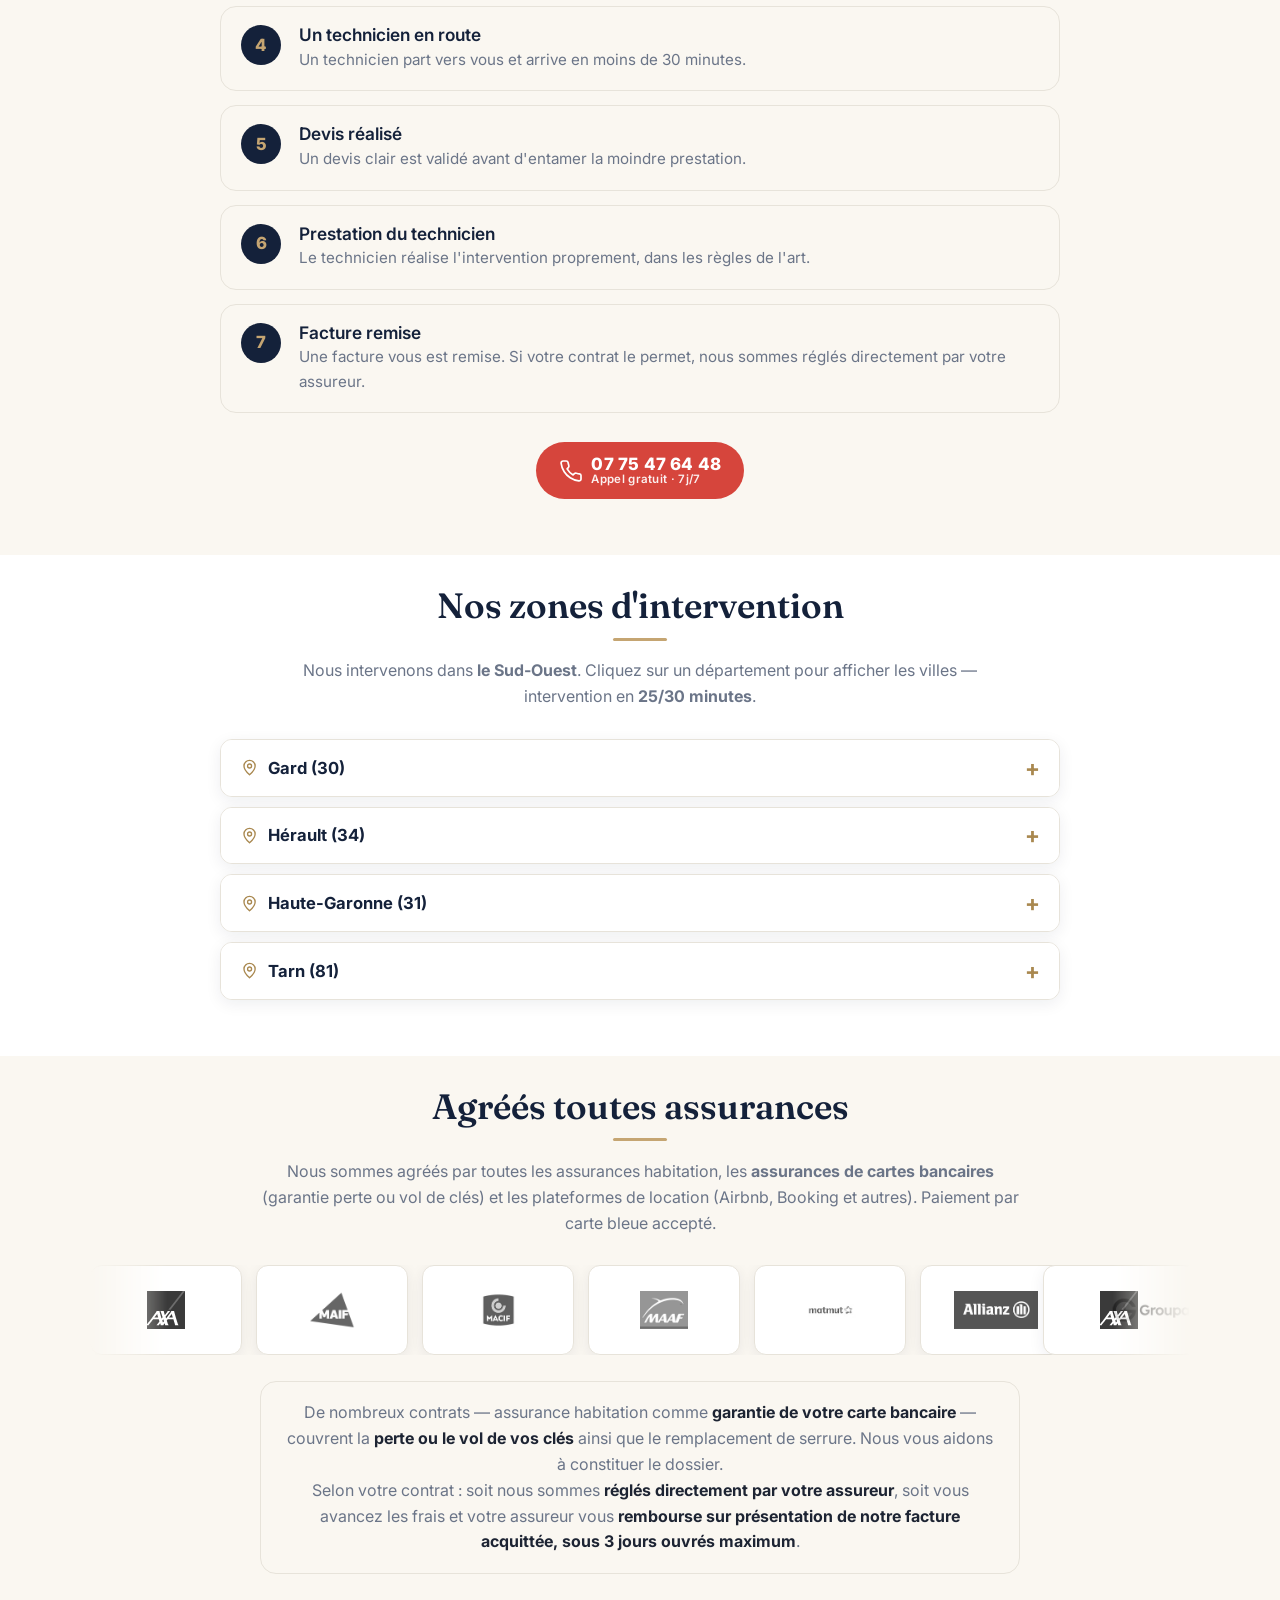
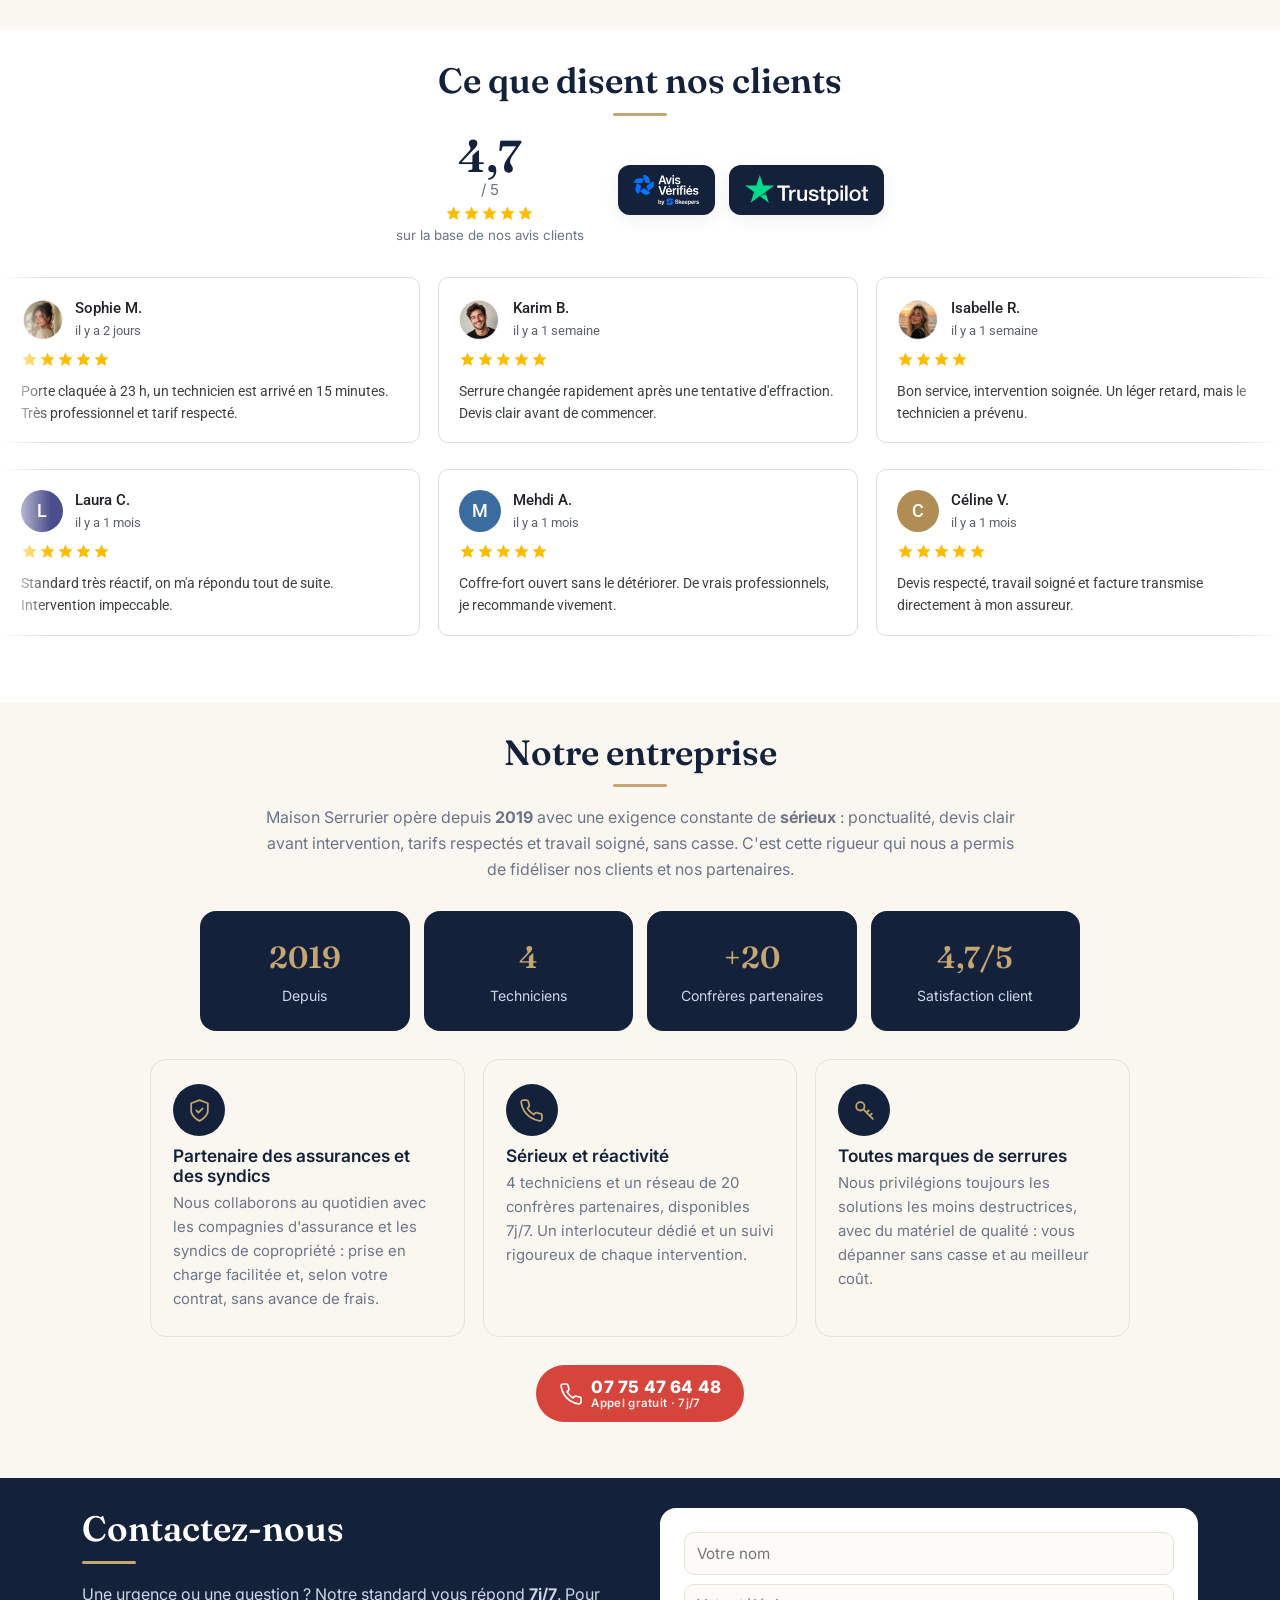
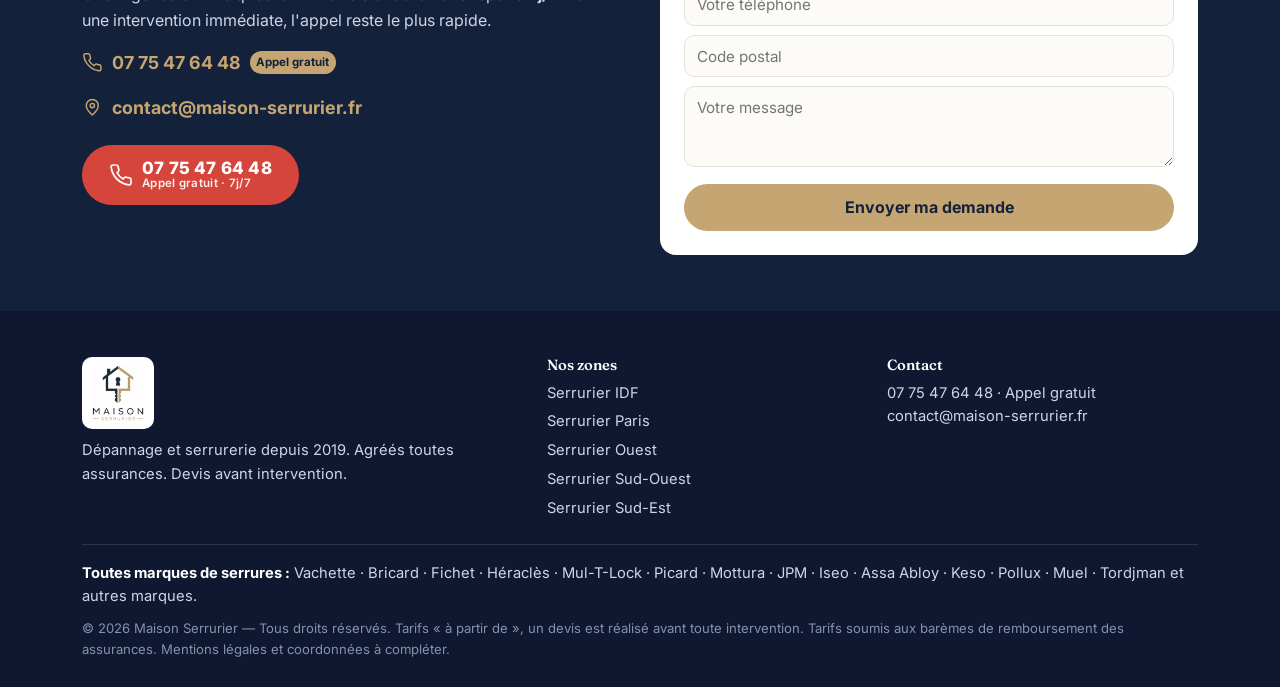
<file: serrurier-sud-ouest.html>
<!DOCTYPE html>
<html lang="fr"><head>
<!-- Google Tag Manager -->
<script>(function(w,d,s,l,i){w[l]=w[l]||[];w[l].push({'gtm.start':
new Date().getTime(),event:'gtm.js'});var f=d.getElementsByTagName(s)[0],
j=d.createElement(s),dl=l!='dataLayer'?'&l='+l:'';j.async=true;j.src=
'https://www.googletagmanager.com/gtm.js?id='+i+dl;f.parentNode.insertBefore(j,f);
})(window,document,'script','dataLayer','GTM-KCDVW65D');</script>
<!-- End Google Tag Manager -->

<meta charset="utf-8"><meta name="viewport" content="width=device-width, initial-scale=1, viewport-fit=cover">
<title>Serrurier dans le Sud-Ouest | Maison Serrurier — Depannage urgent 7j/7</title><meta name="description" content="Serrurier dans le Sud-Ouest : depannage serrurier urgent, intervention en 25/30 min, agree toutes assurances.">
<link rel="icon" href="assets/img/favicon.png">
<link rel="preconnect" href="https://fonts.googleapis.com"><link rel="preconnect" href="https://fonts.gstatic.com" crossorigin><link href="https://fonts.googleapis.com/css2?family=Fraunces:opsz,wght@9..144,500;9..144,600&family=Inter:wght@400;500;600;700&family=Roboto:wght@400;500;700&display=swap" rel="stylesheet">
<link rel="preload" as="image" href="assets/img/hero.webp" fetchpriority="high">
<link rel="stylesheet" href="assets/css/style.css">
</head><body>
<!-- Google Tag Manager (noscript) -->
<noscript><iframe src="https://www.googletagmanager.com/ns.html?id=GTM-KCDVW65D"
height="0" width="0" style="display:none;visibility:hidden"></iframe></noscript>
<!-- End Google Tag Manager (noscript) -->

<header class="site-header">
 <div class="container hd">
  <a href="index.html" class="brand"><img src="assets/img/logo-trim.webp" alt="Maison Serrurier" width="683" height="741" fetchpriority="high"></a>
  <nav class="mainnav" id="mainnav"><a href="#tarifs">Tarifs</a><a href="#assurances">Assurances</a><a href="#comment">Comment ça se passe ?</a><a href="#zones">Zones d'interventions</a><a href="#avis">Avis</a><a href="#entreprise">Notre entreprise</a><a href="#contact">Contact</a></nav>
  <a href="tel:+33775476448" class="btn btn-call hd-call"><svg class="ic " viewBox="0 0 24 24" fill="none" stroke="currentColor" stroke-width="1.7" stroke-linecap="round" stroke-linejoin="round"><path d="M22 16.9v3a2 2 0 0 1-2.2 2 19.8 19.8 0 0 1-8.6-3.1 19.5 19.5 0 0 1-6-6A19.8 19.8 0 0 1 2.1 4.2 2 2 0 0 1 4.1 2h3a2 2 0 0 1 2 1.7c.1 1 .4 1.9.7 2.8a2 2 0 0 1-.5 2.1L8.1 9.9a16 16 0 0 0 6 6l1.3-1.3a2 2 0 0 1 2.1-.4c.9.3 1.8.6 2.8.7a2 2 0 0 1 1.8 2z"/></svg><span class="cl-txt"><span class="cl-num">07 75 47 64 48</span><span class="cl-free">Appel gratuit · 7j/7</span></span></a>
  <button class="burger" id="burger" aria-label="Menu">☰</button>
 </div>
</header>
<main><section class="hero">
 <div class="container hero-inner">
  <h1>Serrurier<span class="h1-sub">Dépannage d'urgence ou sur RDV</span></h1>
  <div class="hero-media"><img src="assets/img/hero.webp" alt="Technicien serrurier Maison Serrurier" width="1122" height="1402" fetchpriority="high" decoding="async"></div>
  <div class="hero-cta">
   <a href="tel:+33775476448" class="btn btn-call btn-lg"><svg class="ic " viewBox="0 0 24 24" fill="none" stroke="currentColor" stroke-width="1.7" stroke-linecap="round" stroke-linejoin="round"><path d="M22 16.9v3a2 2 0 0 1-2.2 2 19.8 19.8 0 0 1-8.6-3.1 19.5 19.5 0 0 1-6-6A19.8 19.8 0 0 1 2.1 4.2 2 2 0 0 1 4.1 2h3a2 2 0 0 1 2 1.7c.1 1 .4 1.9.7 2.8a2 2 0 0 1-.5 2.1L8.1 9.9a16 16 0 0 0 6 6l1.3-1.3a2 2 0 0 1 2.1-.4c.9.3 1.8.6 2.8.7a2 2 0 0 1 1.8 2z"/></svg><span class="cl-txt"><span class="cl-num">07 75 47 64 48</span><span class="cl-free">Appel gratuit · 7j/7</span></span></a>
   <button type="button" class="btn btn-gold btn-lg hero-rappel" onclick="openModal()">Être rappelé gratuitement</button>
  </div>
  <ul class="hero-trust">
   <li><svg class="ic " viewBox="0 0 24 24" fill="none" stroke="currentColor" stroke-width="1.7" stroke-linecap="round" stroke-linejoin="round"><path d="M20 6 9 17l-5-5"/></svg> Intervention en 25/30 min · 7j/7</li>
   <li><svg class="ic " viewBox="0 0 24 24" fill="none" stroke="currentColor" stroke-width="1.7" stroke-linecap="round" stroke-linejoin="round"><path d="M20 6 9 17l-5-5"/></svg> Devis avant intervention</li>
   <li><svg class="ic " viewBox="0 0 24 24" fill="none" stroke="currentColor" stroke-width="1.7" stroke-linecap="round" stroke-linejoin="round"><path d="M20 6 9 17l-5-5"/></svg> Agréé toutes assurances</li>
   <li><svg class="ic " viewBox="0 0 24 24" fill="none" stroke="currentColor" stroke-width="1.7" stroke-linecap="round" stroke-linejoin="round"><path d="M20 6 9 17l-5-5"/></svg> Techniciens qualifiés</li>
  </ul>
 </div>
</section><section class="urgence sec">
 <div class="container">
  <h2 class="sec-title">Une urgence ? Nous intervenons vite</h2>
  <ul class="urg-grid">
   <li class="urg-card"><span class="urg-ic"><svg class="ic " viewBox="0 0 24 24" fill="none" stroke="currentColor" stroke-width="1.7" stroke-linecap="round" stroke-linejoin="round"><circle cx="12" cy="12" r="9"/><path d="M12 7v5l3 2"/></svg></span><h3>Intervention en 25/30 min</h3><p>Nous arrivons sur place en moyenne en <strong>25 à 30 minutes</strong> après votre appel.</p></li>
   <li class="urg-card"><span class="urg-ic"><svg class="ic " viewBox="0 0 24 24" fill="none" stroke="currentColor" stroke-width="1.7" stroke-linecap="round" stroke-linejoin="round"><rect x="3" y="4" width="18" height="17" rx="2"/><path d="M3 9h18M8 2v4M16 2v4"/></svg></span><h3>Nos horaires</h3><p>Du lundi au dimanche : 8 h – minuit</p></li>
   
  </ul>
  <p class="note"><svg class="ic " viewBox="0 0 24 24" fill="none" stroke="currentColor" stroke-width="1.7" stroke-linecap="round" stroke-linejoin="round"><path d="M12 22s8-4 8-10V5l-8-3-8 3v7c0 6 8 10 8 10z"/><path d="M9 12l2 2 4-4"/></svg> Nos tarifs sont soumis aux barèmes de remboursement des assurances.</p>
  <div class="sec-cta"><a href="tel:+33775476448" class="btn btn-call "><svg class="ic " viewBox="0 0 24 24" fill="none" stroke="currentColor" stroke-width="1.7" stroke-linecap="round" stroke-linejoin="round"><path d="M22 16.9v3a2 2 0 0 1-2.2 2 19.8 19.8 0 0 1-8.6-3.1 19.5 19.5 0 0 1-6-6A19.8 19.8 0 0 1 2.1 4.2 2 2 0 0 1 4.1 2h3a2 2 0 0 1 2 1.7c.1 1 .4 1.9.7 2.8a2 2 0 0 1-.5 2.1L8.1 9.9a16 16 0 0 0 6 6l1.3-1.3a2 2 0 0 1 2.1-.4c.9.3 1.8.6 2.8.7a2 2 0 0 1 1.8 2z"/></svg><span class="cl-txt"><span class="cl-num">07 75 47 64 48</span><span class="cl-free">Appel gratuit · 7j/7</span></span></a></div>
 </div>
</section><section id="tarifs" class="tarifs sec alt">
 <div class="container">
  <h2 class="sec-title">Nos tarifs</h2>
  <p class="sec-sub">Chaque tarif comprend le déplacement. Un devis est systématiquement validé avant toute intervention.</p>
  <ul class="tarif-list"><li><span class="t-lab">Ouverture de porte claquée</span><span class="t-price">dès 49€</span></li><li><span class="t-lab">Ouverture de porte fermée à clé</span><span class="t-price">dès 59€</span></li><li><span class="t-lab">Déblocage de clé</span><span class="t-price">dès 49€</span></li><li><span class="t-lab">Extraction de clé cassée</span><span class="t-price">dès 49€</span></li><li><span class="t-lab">Ouverture de coffre-fort</span><span class="t-price">dès 89€</span></li><li><span class="t-lab">Déblocage de volet roulant</span><span class="t-price">dès 49€</span></li><li><span class="t-lab">Ouverture de rideau métallique</span><span class="t-price">dès 89€</span></li><li><span class="t-lab">Réparation de serrure</span><span class="t-price">dès 49€</span></li><li><span class="t-lab">Changement de serrure (cylindre)</span><span class="t-price">sur devis</span></li><li><span class="t-lab">Changement de mécanisme</span><span class="t-price">sur devis</span></li><li><span class="t-lab">Renforcement de sécurité</span><span class="t-price">sur devis</span></li><li><span class="t-lab">Blindage de porte</span><span class="t-price">sur devis</span></li><li><span class="t-lab">Autres travaux de serrurerie</span><span class="t-price">sur devis</span></li></ul>
  <div class="tarif-notes">
   <p><svg class="ic " viewBox="0 0 24 24" fill="none" stroke="currentColor" stroke-width="1.7" stroke-linecap="round" stroke-linejoin="round"><path d="M20 6 9 17l-5-5"/></svg><span><strong>Le déplacement est inclus</strong> dans chacun de ces tarifs.</span></p>
   <p><svg class="ic " viewBox="0 0 24 24" fill="none" stroke="currentColor" stroke-width="1.7" stroke-linecap="round" stroke-linejoin="round"><path d="M20 6 9 17l-5-5"/></svg><span>Le <strong>changement de cylindre</strong> est chiffré sur devis, selon votre installation actuelle.</span></p>
   <p><svg class="ic " viewBox="0 0 24 24" fill="none" stroke="currentColor" stroke-width="1.7" stroke-linecap="round" stroke-linejoin="round"><path d="M20 6 9 17l-5-5"/></svg><span>Tous nos tarifs sont <strong>soumis aux barèmes de remboursement des assurances</strong>.</span></p>
   <p><svg class="ic " viewBox="0 0 24 24" fill="none" stroke="currentColor" stroke-width="1.7" stroke-linecap="round" stroke-linejoin="round"><path d="M20 6 9 17l-5-5"/></svg><span>Les prix « à partir de » peuvent varier selon les contraintes techniques. Dans tous les cas, <strong>un devis est réalisé avant d'entamer quoi que ce soit</strong>.</span></p>
   <p><svg class="ic " viewBox="0 0 24 24" fill="none" stroke="currentColor" stroke-width="1.7" stroke-linecap="round" stroke-linejoin="round"><path d="M20 6 9 17l-5-5"/></svg><span>En cas d'annulation après l'arrivée du technicien (au-delà de 20 minutes), des frais de déplacement de <strong>39€</strong> peuvent être facturés.</span></p>
  </div>
  <div class="sec-cta"><a href="tel:+33775476448" class="btn btn-call "><svg class="ic " viewBox="0 0 24 24" fill="none" stroke="currentColor" stroke-width="1.7" stroke-linecap="round" stroke-linejoin="round"><path d="M22 16.9v3a2 2 0 0 1-2.2 2 19.8 19.8 0 0 1-8.6-3.1 19.5 19.5 0 0 1-6-6A19.8 19.8 0 0 1 2.1 4.2 2 2 0 0 1 4.1 2h3a2 2 0 0 1 2 1.7c.1 1 .4 1.9.7 2.8a2 2 0 0 1-.5 2.1L8.1 9.9a16 16 0 0 0 6 6l1.3-1.3a2 2 0 0 1 2.1-.4c.9.3 1.8.6 2.8.7a2 2 0 0 1 1.8 2z"/></svg><span class="cl-txt"><span class="cl-num">07 75 47 64 48</span><span class="cl-free">Appel gratuit · 7j/7</span></span></a></div>
 </div>
</section><section id="comment" class="comment sec">
 <div class="container">
  <h2 class="sec-title">Comment ça se passe ?</h2>
  <ol class="steps"><li class="step"><span class="step-n">1</span><div><h3>Contactez-nous</h3><p>Nous vous répondons en moins de 30 secondes, 7j/7.</p></div></li><li class="step"><span class="step-n">2</span><div><h3>Décrivez votre problème</h3><p>Expliquez votre situation : nous identifions la bonne intervention.</p></div></li><li class="step"><span class="step-n">3</span><div><h3>Tarif annoncé et respecté</h3><p>Le tarif est annoncé puis respecté, selon votre description.</p></div></li><li class="step"><span class="step-n">4</span><div><h3>Un technicien en route</h3><p>Un technicien part vers vous et arrive en moins de 30 minutes.</p></div></li><li class="step"><span class="step-n">5</span><div><h3>Devis réalisé</h3><p>Un devis clair est validé avant d'entamer la moindre prestation.</p></div></li><li class="step"><span class="step-n">6</span><div><h3>Prestation du technicien</h3><p>Le technicien réalise l'intervention proprement, dans les règles de l'art.</p></div></li><li class="step"><span class="step-n">7</span><div><h3>Facture remise</h3><p>Une facture vous est remise. Si votre contrat le permet, nous sommes réglés directement par votre assureur.</p></div></li></ol>
  <div class="sec-cta"><a href="tel:+33775476448" class="btn btn-call "><svg class="ic " viewBox="0 0 24 24" fill="none" stroke="currentColor" stroke-width="1.7" stroke-linecap="round" stroke-linejoin="round"><path d="M22 16.9v3a2 2 0 0 1-2.2 2 19.8 19.8 0 0 1-8.6-3.1 19.5 19.5 0 0 1-6-6A19.8 19.8 0 0 1 2.1 4.2 2 2 0 0 1 4.1 2h3a2 2 0 0 1 2 1.7c.1 1 .4 1.9.7 2.8a2 2 0 0 1-.5 2.1L8.1 9.9a16 16 0 0 0 6 6l1.3-1.3a2 2 0 0 1 2.1-.4c.9.3 1.8.6 2.8.7a2 2 0 0 1 1.8 2z"/></svg><span class="cl-txt"><span class="cl-num">07 75 47 64 48</span><span class="cl-free">Appel gratuit · 7j/7</span></span></a></div>
 </div>
</section><section id="zones" class="zones sec alt"><div class="container"><h2 class="sec-title">Nos zones d'intervention</h2><p class="sec-sub">Nous intervenons dans <strong>le Sud-Ouest</strong>. Cliquez sur un département pour afficher les villes — intervention en <strong>25/30 minutes</strong>.</p><div class="acc-list"><div class="acc"><button class="acc-head" type="button" onclick="toggleAcc(this)"><span><svg class="ic " viewBox="0 0 24 24" fill="none" stroke="currentColor" stroke-width="1.7" stroke-linecap="round" stroke-linejoin="round"><path d="M12 21s7-6 7-11a7 7 0 1 0-14 0c0 5 7 11 7 11z"/><circle cx="12" cy="10" r="2.5"/></svg>Gard (30)</span><span class="acc-ic">+</span></button><div class="acc-body"><div class="acc-cities"><a href="#">Serrurier Nîmes</a><a href="#">Serrurier Alès</a><a href="#">Serrurier Bagnols-sur-Cèze</a><a href="#">Serrurier Beaucaire</a><a href="#">Serrurier Villeneuve-lès-Avignon</a><a href="#">Serrurier Vauvert</a><a href="#">Serrurier Saint-Gilles</a><a href="#">Serrurier Pont-Saint-Esprit</a><a href="#">Serrurier Uzès</a><a href="#">Serrurier Marguerittes</a></div></div></div><div class="acc"><button class="acc-head" type="button" onclick="toggleAcc(this)"><span><svg class="ic " viewBox="0 0 24 24" fill="none" stroke="currentColor" stroke-width="1.7" stroke-linecap="round" stroke-linejoin="round"><path d="M12 21s7-6 7-11a7 7 0 1 0-14 0c0 5 7 11 7 11z"/><circle cx="12" cy="10" r="2.5"/></svg>Hérault (34)</span><span class="acc-ic">+</span></button><div class="acc-body"><div class="acc-cities"><a href="#">Serrurier Montpellier</a><a href="#">Serrurier Béziers</a><a href="#">Serrurier Sète</a><a href="#">Serrurier Lunel</a><a href="#">Serrurier Frontignan</a><a href="#">Serrurier Agde</a><a href="#">Serrurier Mauguio</a><a href="#">Serrurier Lattes</a><a href="#">Serrurier Castelnau-le-Lez</a><a href="#">Serrurier Saint-Jean-de-Védas</a></div></div></div><div class="acc"><button class="acc-head" type="button" onclick="toggleAcc(this)"><span><svg class="ic " viewBox="0 0 24 24" fill="none" stroke="currentColor" stroke-width="1.7" stroke-linecap="round" stroke-linejoin="round"><path d="M12 21s7-6 7-11a7 7 0 1 0-14 0c0 5 7 11 7 11z"/><circle cx="12" cy="10" r="2.5"/></svg>Haute-Garonne (31)</span><span class="acc-ic">+</span></button><div class="acc-body"><div class="acc-cities"><a href="#">Serrurier Toulouse</a><a href="#">Serrurier Colomiers</a><a href="#">Serrurier Tournefeuille</a><a href="#">Serrurier Muret</a><a href="#">Serrurier Blagnac</a><a href="#">Serrurier Cugnaux</a><a href="#">Serrurier Plaisance-du-Touch</a><a href="#">Serrurier Balma</a><a href="#">Serrurier L'Union</a><a href="#">Serrurier Ramonville-Saint-Agne</a></div></div></div><div class="acc"><button class="acc-head" type="button" onclick="toggleAcc(this)"><span><svg class="ic " viewBox="0 0 24 24" fill="none" stroke="currentColor" stroke-width="1.7" stroke-linecap="round" stroke-linejoin="round"><path d="M12 21s7-6 7-11a7 7 0 1 0-14 0c0 5 7 11 7 11z"/><circle cx="12" cy="10" r="2.5"/></svg>Tarn (81)</span><span class="acc-ic">+</span></button><div class="acc-body"><div class="acc-cities"><a href="#">Serrurier Albi</a><a href="#">Serrurier Castres</a><a href="#">Serrurier Gaillac</a><a href="#">Serrurier Graulhet</a><a href="#">Serrurier Mazamet</a><a href="#">Serrurier Lavaur</a><a href="#">Serrurier Carmaux</a><a href="#">Serrurier Saint-Sulpice-la-Pointe</a><a href="#">Serrurier Aussillon</a><a href="#">Serrurier Labruguière</a></div></div></div></div></div></section><section id="assurances" class="assurances sec">
 <div class="container">
  <h2 class="sec-title">Agréés toutes assurances</h2>
  <p class="sec-sub">Nous sommes agréés par toutes les assurances habitation, les <strong>assurances de cartes bancaires</strong> (garantie perte ou vol de clés) et les plateformes de location (Airbnb, Booking et autres). Paiement par carte bleue accepté.</p>
  <div class="assu-grid"><div class="assu-logo"><img src="assets/img/assurance/axa.svg" alt="AXA" title="AXA" loading="lazy" decoding="async"></div><div class="assu-logo"><img src="assets/img/assurance/maif.webp" alt="MAIF" title="MAIF" loading="lazy" decoding="async"></div><div class="assu-logo"><img src="assets/img/assurance/macif.webp" alt="Macif" title="Macif" loading="lazy" decoding="async"></div><div class="assu-logo"><img src="assets/img/assurance/maaf.webp" alt="MAAF" title="MAAF" loading="lazy" decoding="async"></div><div class="assu-logo"><img src="assets/img/assurance/matmut.webp" alt="Matmut" title="Matmut" loading="lazy" decoding="async"></div><div class="assu-logo"><img src="assets/img/assurance/allianz.webp" alt="Allianz" title="Allianz" loading="lazy" decoding="async"></div><div class="assu-logo"><img src="assets/img/assurance/groupama.webp" alt="Groupama" title="Groupama" loading="lazy" decoding="async"></div><div class="assu-logo"><img src="assets/img/assurance/gmf.svg" alt="GMF" title="GMF" loading="lazy" decoding="async"></div><div class="assu-logo"><img src="assets/img/assurance/mma.svg" alt="MMA" title="MMA" loading="lazy" decoding="async"></div><div class="assu-logo"><img src="assets/img/assurance/pacifica.webp" alt="Pacifica" title="Pacifica" loading="lazy" decoding="async"></div></div>
  <div class="assu-text">
   <p>De nombreux contrats — assurance habitation comme <strong>garantie de votre carte bancaire</strong> — couvrent la <strong>perte ou le vol de vos clés</strong> ainsi que le remplacement de serrure. Nous vous aidons à constituer le dossier.</p>
   <p>Selon votre contrat : soit nous sommes <strong>réglés directement par votre assureur</strong>, soit vous avancez les frais et votre assureur vous <strong>rembourse sur présentation de notre facture acquittée, sous 3 jours ouvrés maximum</strong>.</p>
  </div>
 </div>
</section><section id="avis" class="avis sec alt">
 <div class="container">
  <h2 class="sec-title">Ce que disent nos clients</h2>
  <div class="avis-head">
   <div class="avis-score"><span class="big">4,7</span><span class="out">/ 5</span><span class="stars"><svg viewBox="0 0 24 24" class="ic-star" fill="currentColor"><path d="M12 2l3 6.5 7 .7-5.2 4.7L18.5 21 12 17.3 5.5 21 7.2 13.9 2 9.2l7-.7z"/></svg><svg viewBox="0 0 24 24" class="ic-star" fill="currentColor"><path d="M12 2l3 6.5 7 .7-5.2 4.7L18.5 21 12 17.3 5.5 21 7.2 13.9 2 9.2l7-.7z"/></svg><svg viewBox="0 0 24 24" class="ic-star" fill="currentColor"><path d="M12 2l3 6.5 7 .7-5.2 4.7L18.5 21 12 17.3 5.5 21 7.2 13.9 2 9.2l7-.7z"/></svg><svg viewBox="0 0 24 24" class="ic-star" fill="currentColor"><path d="M12 2l3 6.5 7 .7-5.2 4.7L18.5 21 12 17.3 5.5 21 7.2 13.9 2 9.2l7-.7z"/></svg><svg viewBox="0 0 24 24" class="ic-star" fill="currentColor"><path d="M12 2l3 6.5 7 .7-5.2 4.7L18.5 21 12 17.3 5.5 21 7.2 13.9 2 9.2l7-.7z"/></svg></span><small>sur la base de nos avis clients</small></div>
   <div class="avis-logos"><span class="avis-logo-pill"><img src="assets/img/avis/avis-verifies.svg" alt="Avis Vérifiés" width="120" height="40" loading="lazy"></span><span class="avis-logo-pill"><img src="assets/img/avis/trustpilot.svg" alt="Trustpilot" width="120" height="30" loading="lazy"></span></div>
  </div>
 </div>
 <div class="avis-marquee"><div class="avis-track"><article class="rev"><div class="rev-top"><img src="assets/img/avis/profils/p1.webp" class="rev-av" alt="Sophie M." width="110" height="110" loading="lazy" decoding="async"><div class="rev-id"><span class="rev-name">Sophie M.</span><span class="rev-date">il y a 2 jours</span></div></div><span class="stars"><svg viewBox="0 0 24 24" class="ic-star" fill="currentColor"><path d="M12 2l3 6.5 7 .7-5.2 4.7L18.5 21 12 17.3 5.5 21 7.2 13.9 2 9.2l7-.7z"/></svg><svg viewBox="0 0 24 24" class="ic-star" fill="currentColor"><path d="M12 2l3 6.5 7 .7-5.2 4.7L18.5 21 12 17.3 5.5 21 7.2 13.9 2 9.2l7-.7z"/></svg><svg viewBox="0 0 24 24" class="ic-star" fill="currentColor"><path d="M12 2l3 6.5 7 .7-5.2 4.7L18.5 21 12 17.3 5.5 21 7.2 13.9 2 9.2l7-.7z"/></svg><svg viewBox="0 0 24 24" class="ic-star" fill="currentColor"><path d="M12 2l3 6.5 7 .7-5.2 4.7L18.5 21 12 17.3 5.5 21 7.2 13.9 2 9.2l7-.7z"/></svg><svg viewBox="0 0 24 24" class="ic-star" fill="currentColor"><path d="M12 2l3 6.5 7 .7-5.2 4.7L18.5 21 12 17.3 5.5 21 7.2 13.9 2 9.2l7-.7z"/></svg></span><p class="rev-txt">Porte claquée à 23 h, un technicien est arrivé en 15 minutes. Très professionnel et tarif respecté.</p></article><article class="rev"><div class="rev-top"><img src="assets/img/avis/profils/p3.webp" class="rev-av" alt="Karim B." width="110" height="110" loading="lazy" decoding="async"><div class="rev-id"><span class="rev-name">Karim B.</span><span class="rev-date">il y a 1 semaine</span></div></div><span class="stars"><svg viewBox="0 0 24 24" class="ic-star" fill="currentColor"><path d="M12 2l3 6.5 7 .7-5.2 4.7L18.5 21 12 17.3 5.5 21 7.2 13.9 2 9.2l7-.7z"/></svg><svg viewBox="0 0 24 24" class="ic-star" fill="currentColor"><path d="M12 2l3 6.5 7 .7-5.2 4.7L18.5 21 12 17.3 5.5 21 7.2 13.9 2 9.2l7-.7z"/></svg><svg viewBox="0 0 24 24" class="ic-star" fill="currentColor"><path d="M12 2l3 6.5 7 .7-5.2 4.7L18.5 21 12 17.3 5.5 21 7.2 13.9 2 9.2l7-.7z"/></svg><svg viewBox="0 0 24 24" class="ic-star" fill="currentColor"><path d="M12 2l3 6.5 7 .7-5.2 4.7L18.5 21 12 17.3 5.5 21 7.2 13.9 2 9.2l7-.7z"/></svg><svg viewBox="0 0 24 24" class="ic-star" fill="currentColor"><path d="M12 2l3 6.5 7 .7-5.2 4.7L18.5 21 12 17.3 5.5 21 7.2 13.9 2 9.2l7-.7z"/></svg></span><p class="rev-txt">Serrure changée rapidement après une tentative d'effraction. Devis clair avant de commencer.</p></article><article class="rev"><div class="rev-top"><img src="assets/img/avis/profils/p2.webp" class="rev-av" alt="Isabelle R." width="110" height="110" loading="lazy" decoding="async"><div class="rev-id"><span class="rev-name">Isabelle R.</span><span class="rev-date">il y a 1 semaine</span></div></div><span class="stars"><svg viewBox="0 0 24 24" class="ic-star" fill="currentColor"><path d="M12 2l3 6.5 7 .7-5.2 4.7L18.5 21 12 17.3 5.5 21 7.2 13.9 2 9.2l7-.7z"/></svg><svg viewBox="0 0 24 24" class="ic-star" fill="currentColor"><path d="M12 2l3 6.5 7 .7-5.2 4.7L18.5 21 12 17.3 5.5 21 7.2 13.9 2 9.2l7-.7z"/></svg><svg viewBox="0 0 24 24" class="ic-star" fill="currentColor"><path d="M12 2l3 6.5 7 .7-5.2 4.7L18.5 21 12 17.3 5.5 21 7.2 13.9 2 9.2l7-.7z"/></svg><svg viewBox="0 0 24 24" class="ic-star" fill="currentColor"><path d="M12 2l3 6.5 7 .7-5.2 4.7L18.5 21 12 17.3 5.5 21 7.2 13.9 2 9.2l7-.7z"/></svg></span><p class="rev-txt">Bon service, intervention soignée. Un léger retard, mais le technicien a prévenu.</p></article><article class="rev"><div class="rev-top"><img src="assets/img/avis/profils/p4.webp" class="rev-av" alt="Thomas L." width="110" height="110" loading="lazy" decoding="async"><div class="rev-id"><span class="rev-name">Thomas L.</span><span class="rev-date">il y a 2 semaines</span></div></div><span class="stars"><svg viewBox="0 0 24 24" class="ic-star" fill="currentColor"><path d="M12 2l3 6.5 7 .7-5.2 4.7L18.5 21 12 17.3 5.5 21 7.2 13.9 2 9.2l7-.7z"/></svg><svg viewBox="0 0 24 24" class="ic-star" fill="currentColor"><path d="M12 2l3 6.5 7 .7-5.2 4.7L18.5 21 12 17.3 5.5 21 7.2 13.9 2 9.2l7-.7z"/></svg><svg viewBox="0 0 24 24" class="ic-star" fill="currentColor"><path d="M12 2l3 6.5 7 .7-5.2 4.7L18.5 21 12 17.3 5.5 21 7.2 13.9 2 9.2l7-.7z"/></svg><svg viewBox="0 0 24 24" class="ic-star" fill="currentColor"><path d="M12 2l3 6.5 7 .7-5.2 4.7L18.5 21 12 17.3 5.5 21 7.2 13.9 2 9.2l7-.7z"/></svg><svg viewBox="0 0 24 24" class="ic-star" fill="currentColor"><path d="M12 2l3 6.5 7 .7-5.2 4.7L18.5 21 12 17.3 5.5 21 7.2 13.9 2 9.2l7-.7z"/></svg></span><p class="rev-txt">Clé cassée dans la serrure, extraite sans abîmer la porte. Travail propre et efficace.</p></article><article class="rev"><div class="rev-top"><span class="rev-av rev-av-ltr" style="background:#1b2a4a">N</span><div class="rev-id"><span class="rev-name">Nadia F.</span><span class="rev-date">il y a 2 semaines</span></div></div><span class="stars"><svg viewBox="0 0 24 24" class="ic-star" fill="currentColor"><path d="M12 2l3 6.5 7 .7-5.2 4.7L18.5 21 12 17.3 5.5 21 7.2 13.9 2 9.2l7-.7z"/></svg><svg viewBox="0 0 24 24" class="ic-star" fill="currentColor"><path d="M12 2l3 6.5 7 .7-5.2 4.7L18.5 21 12 17.3 5.5 21 7.2 13.9 2 9.2l7-.7z"/></svg><svg viewBox="0 0 24 24" class="ic-star" fill="currentColor"><path d="M12 2l3 6.5 7 .7-5.2 4.7L18.5 21 12 17.3 5.5 21 7.2 13.9 2 9.2l7-.7z"/></svg><svg viewBox="0 0 24 24" class="ic-star" fill="currentColor"><path d="M12 2l3 6.5 7 .7-5.2 4.7L18.5 21 12 17.3 5.5 21 7.2 13.9 2 9.2l7-.7z"/></svg><svg viewBox="0 0 24 24" class="ic-star" fill="currentColor"><path d="M12 2l3 6.5 7 .7-5.2 4.7L18.5 21 12 17.3 5.5 21 7.2 13.9 2 9.2l7-.7z"/></svg></span><p class="rev-txt">Très réactifs, prise en charge directe par mon assurance. Aucune avance à faire, parfait.</p></article><article class="rev"><div class="rev-top"><img src="assets/img/avis/profils/p5.webp" class="rev-av" alt="Julien P." width="110" height="110" loading="lazy" decoding="async"><div class="rev-id"><span class="rev-name">Julien P.</span><span class="rev-date">il y a 3 semaines</span></div></div><span class="stars"><svg viewBox="0 0 24 24" class="ic-star" fill="currentColor"><path d="M12 2l3 6.5 7 .7-5.2 4.7L18.5 21 12 17.3 5.5 21 7.2 13.9 2 9.2l7-.7z"/></svg><svg viewBox="0 0 24 24" class="ic-star" fill="currentColor"><path d="M12 2l3 6.5 7 .7-5.2 4.7L18.5 21 12 17.3 5.5 21 7.2 13.9 2 9.2l7-.7z"/></svg><svg viewBox="0 0 24 24" class="ic-star" fill="currentColor"><path d="M12 2l3 6.5 7 .7-5.2 4.7L18.5 21 12 17.3 5.5 21 7.2 13.9 2 9.2l7-.7z"/></svg><svg viewBox="0 0 24 24" class="ic-star" fill="currentColor"><path d="M12 2l3 6.5 7 .7-5.2 4.7L18.5 21 12 17.3 5.5 21 7.2 13.9 2 9.2l7-.7z"/></svg><svg viewBox="0 0 24 24" class="ic-star" fill="currentColor"><path d="M12 2l3 6.5 7 .7-5.2 4.7L18.5 21 12 17.3 5.5 21 7.2 13.9 2 9.2l7-.7z"/></svg></span><p class="rev-txt">Ouverture de porte sans dégât, tarif annoncé au téléphone et respecté à l'euro près.</p></article><article class="rev"><div class="rev-top"><span class="rev-av rev-av-ltr" style="background:#3a6ca0">M</span><div class="rev-id"><span class="rev-name">Mélanie D.</span><span class="rev-date">il y a 3 semaines</span></div></div><span class="stars"><svg viewBox="0 0 24 24" class="ic-star" fill="currentColor"><path d="M12 2l3 6.5 7 .7-5.2 4.7L18.5 21 12 17.3 5.5 21 7.2 13.9 2 9.2l7-.7z"/></svg><svg viewBox="0 0 24 24" class="ic-star" fill="currentColor"><path d="M12 2l3 6.5 7 .7-5.2 4.7L18.5 21 12 17.3 5.5 21 7.2 13.9 2 9.2l7-.7z"/></svg><svg viewBox="0 0 24 24" class="ic-star" fill="currentColor"><path d="M12 2l3 6.5 7 .7-5.2 4.7L18.5 21 12 17.3 5.5 21 7.2 13.9 2 9.2l7-.7z"/></svg><svg viewBox="0 0 24 24" class="ic-star" fill="currentColor"><path d="M12 2l3 6.5 7 .7-5.2 4.7L18.5 21 12 17.3 5.5 21 7.2 13.9 2 9.2l7-.7z"/></svg></span><p class="rev-txt">Sérieux et ponctuel. Le blindage de ma porte a été réalisé proprement.</p></article><article class="rev"><div class="rev-top"><img src="assets/img/avis/profils/p6.webp" class="rev-av" alt="Antoine G." width="110" height="110" loading="lazy" decoding="async"><div class="rev-id"><span class="rev-name">Antoine G.</span><span class="rev-date">il y a 1 mois</span></div></div><span class="stars"><svg viewBox="0 0 24 24" class="ic-star" fill="currentColor"><path d="M12 2l3 6.5 7 .7-5.2 4.7L18.5 21 12 17.3 5.5 21 7.2 13.9 2 9.2l7-.7z"/></svg><svg viewBox="0 0 24 24" class="ic-star" fill="currentColor"><path d="M12 2l3 6.5 7 .7-5.2 4.7L18.5 21 12 17.3 5.5 21 7.2 13.9 2 9.2l7-.7z"/></svg><svg viewBox="0 0 24 24" class="ic-star" fill="currentColor"><path d="M12 2l3 6.5 7 .7-5.2 4.7L18.5 21 12 17.3 5.5 21 7.2 13.9 2 9.2l7-.7z"/></svg><svg viewBox="0 0 24 24" class="ic-star" fill="currentColor"><path d="M12 2l3 6.5 7 .7-5.2 4.7L18.5 21 12 17.3 5.5 21 7.2 13.9 2 9.2l7-.7z"/></svg><svg viewBox="0 0 24 24" class="ic-star" fill="currentColor"><path d="M12 2l3 6.5 7 .7-5.2 4.7L18.5 21 12 17.3 5.5 21 7.2 13.9 2 9.2l7-.7z"/></svg></span><p class="rev-txt">Volet roulant débloqué en quelques minutes. Technicien aimable et de bon conseil.</p></article></div></div>
 <div class="avis-marquee"><div class="avis-track avis-track-rev"><article class="rev"><div class="rev-top"><span class="rev-av rev-av-ltr" style="background:#4a4e8c">L</span><div class="rev-id"><span class="rev-name">Laura C.</span><span class="rev-date">il y a 1 mois</span></div></div><span class="stars"><svg viewBox="0 0 24 24" class="ic-star" fill="currentColor"><path d="M12 2l3 6.5 7 .7-5.2 4.7L18.5 21 12 17.3 5.5 21 7.2 13.9 2 9.2l7-.7z"/></svg><svg viewBox="0 0 24 24" class="ic-star" fill="currentColor"><path d="M12 2l3 6.5 7 .7-5.2 4.7L18.5 21 12 17.3 5.5 21 7.2 13.9 2 9.2l7-.7z"/></svg><svg viewBox="0 0 24 24" class="ic-star" fill="currentColor"><path d="M12 2l3 6.5 7 .7-5.2 4.7L18.5 21 12 17.3 5.5 21 7.2 13.9 2 9.2l7-.7z"/></svg><svg viewBox="0 0 24 24" class="ic-star" fill="currentColor"><path d="M12 2l3 6.5 7 .7-5.2 4.7L18.5 21 12 17.3 5.5 21 7.2 13.9 2 9.2l7-.7z"/></svg><svg viewBox="0 0 24 24" class="ic-star" fill="currentColor"><path d="M12 2l3 6.5 7 .7-5.2 4.7L18.5 21 12 17.3 5.5 21 7.2 13.9 2 9.2l7-.7z"/></svg></span><p class="rev-txt">Standard très réactif, on m'a répondu tout de suite. Intervention impeccable.</p></article><article class="rev"><div class="rev-top"><span class="rev-av rev-av-ltr" style="background:#3a6ca0">M</span><div class="rev-id"><span class="rev-name">Mehdi A.</span><span class="rev-date">il y a 1 mois</span></div></div><span class="stars"><svg viewBox="0 0 24 24" class="ic-star" fill="currentColor"><path d="M12 2l3 6.5 7 .7-5.2 4.7L18.5 21 12 17.3 5.5 21 7.2 13.9 2 9.2l7-.7z"/></svg><svg viewBox="0 0 24 24" class="ic-star" fill="currentColor"><path d="M12 2l3 6.5 7 .7-5.2 4.7L18.5 21 12 17.3 5.5 21 7.2 13.9 2 9.2l7-.7z"/></svg><svg viewBox="0 0 24 24" class="ic-star" fill="currentColor"><path d="M12 2l3 6.5 7 .7-5.2 4.7L18.5 21 12 17.3 5.5 21 7.2 13.9 2 9.2l7-.7z"/></svg><svg viewBox="0 0 24 24" class="ic-star" fill="currentColor"><path d="M12 2l3 6.5 7 .7-5.2 4.7L18.5 21 12 17.3 5.5 21 7.2 13.9 2 9.2l7-.7z"/></svg><svg viewBox="0 0 24 24" class="ic-star" fill="currentColor"><path d="M12 2l3 6.5 7 .7-5.2 4.7L18.5 21 12 17.3 5.5 21 7.2 13.9 2 9.2l7-.7z"/></svg></span><p class="rev-txt">Coffre-fort ouvert sans le détériorer. De vrais professionnels, je recommande vivement.</p></article><article class="rev"><div class="rev-top"><span class="rev-av rev-av-ltr" style="background:#b08d54">C</span><div class="rev-id"><span class="rev-name">Céline V.</span><span class="rev-date">il y a 1 mois</span></div></div><span class="stars"><svg viewBox="0 0 24 24" class="ic-star" fill="currentColor"><path d="M12 2l3 6.5 7 .7-5.2 4.7L18.5 21 12 17.3 5.5 21 7.2 13.9 2 9.2l7-.7z"/></svg><svg viewBox="0 0 24 24" class="ic-star" fill="currentColor"><path d="M12 2l3 6.5 7 .7-5.2 4.7L18.5 21 12 17.3 5.5 21 7.2 13.9 2 9.2l7-.7z"/></svg><svg viewBox="0 0 24 24" class="ic-star" fill="currentColor"><path d="M12 2l3 6.5 7 .7-5.2 4.7L18.5 21 12 17.3 5.5 21 7.2 13.9 2 9.2l7-.7z"/></svg><svg viewBox="0 0 24 24" class="ic-star" fill="currentColor"><path d="M12 2l3 6.5 7 .7-5.2 4.7L18.5 21 12 17.3 5.5 21 7.2 13.9 2 9.2l7-.7z"/></svg><svg viewBox="0 0 24 24" class="ic-star" fill="currentColor"><path d="M12 2l3 6.5 7 .7-5.2 4.7L18.5 21 12 17.3 5.5 21 7.2 13.9 2 9.2l7-.7z"/></svg></span><p class="rev-txt">Devis respecté, travail soigné et facture transmise directement à mon assureur.</p></article><article class="rev"><div class="rev-top"><span class="rev-av rev-av-ltr" style="background:#2a7d6a">P</span><div class="rev-id"><span class="rev-name">Patrick H.</span><span class="rev-date">il y a 2 mois</span></div></div><span class="stars"><svg viewBox="0 0 24 24" class="ic-star" fill="currentColor"><path d="M12 2l3 6.5 7 .7-5.2 4.7L18.5 21 12 17.3 5.5 21 7.2 13.9 2 9.2l7-.7z"/></svg><svg viewBox="0 0 24 24" class="ic-star" fill="currentColor"><path d="M12 2l3 6.5 7 .7-5.2 4.7L18.5 21 12 17.3 5.5 21 7.2 13.9 2 9.2l7-.7z"/></svg><svg viewBox="0 0 24 24" class="ic-star" fill="currentColor"><path d="M12 2l3 6.5 7 .7-5.2 4.7L18.5 21 12 17.3 5.5 21 7.2 13.9 2 9.2l7-.7z"/></svg><svg viewBox="0 0 24 24" class="ic-star" fill="currentColor"><path d="M12 2l3 6.5 7 .7-5.2 4.7L18.5 21 12 17.3 5.5 21 7.2 13.9 2 9.2l7-.7z"/></svg></span><p class="rev-txt">Bonne prestation pour le renforcement de ma serrure. Rapport qualité-prix correct.</p></article><article class="rev"><div class="rev-top"><span class="rev-av rev-av-ltr" style="background:#3a6ca0">A</span><div class="rev-id"><span class="rev-name">Aurélie T.</span><span class="rev-date">il y a 2 mois</span></div></div><span class="stars"><svg viewBox="0 0 24 24" class="ic-star" fill="currentColor"><path d="M12 2l3 6.5 7 .7-5.2 4.7L18.5 21 12 17.3 5.5 21 7.2 13.9 2 9.2l7-.7z"/></svg><svg viewBox="0 0 24 24" class="ic-star" fill="currentColor"><path d="M12 2l3 6.5 7 .7-5.2 4.7L18.5 21 12 17.3 5.5 21 7.2 13.9 2 9.2l7-.7z"/></svg><svg viewBox="0 0 24 24" class="ic-star" fill="currentColor"><path d="M12 2l3 6.5 7 .7-5.2 4.7L18.5 21 12 17.3 5.5 21 7.2 13.9 2 9.2l7-.7z"/></svg><svg viewBox="0 0 24 24" class="ic-star" fill="currentColor"><path d="M12 2l3 6.5 7 .7-5.2 4.7L18.5 21 12 17.3 5.5 21 7.2 13.9 2 9.2l7-.7z"/></svg><svg viewBox="0 0 24 24" class="ic-star" fill="currentColor"><path d="M12 2l3 6.5 7 .7-5.2 4.7L18.5 21 12 17.3 5.5 21 7.2 13.9 2 9.2l7-.7z"/></svg></span><p class="rev-txt">Intervention de nuit pour une porte claquée. Rapides, honnêtes et efficaces.</p></article><article class="rev"><div class="rev-top"><span class="rev-av rev-av-ltr" style="background:#4a4e8c">R</span><div class="rev-id"><span class="rev-name">Romain S.</span><span class="rev-date">il y a 2 mois</span></div></div><span class="stars"><svg viewBox="0 0 24 24" class="ic-star" fill="currentColor"><path d="M12 2l3 6.5 7 .7-5.2 4.7L18.5 21 12 17.3 5.5 21 7.2 13.9 2 9.2l7-.7z"/></svg><svg viewBox="0 0 24 24" class="ic-star" fill="currentColor"><path d="M12 2l3 6.5 7 .7-5.2 4.7L18.5 21 12 17.3 5.5 21 7.2 13.9 2 9.2l7-.7z"/></svg><svg viewBox="0 0 24 24" class="ic-star" fill="currentColor"><path d="M12 2l3 6.5 7 .7-5.2 4.7L18.5 21 12 17.3 5.5 21 7.2 13.9 2 9.2l7-.7z"/></svg><svg viewBox="0 0 24 24" class="ic-star" fill="currentColor"><path d="M12 2l3 6.5 7 .7-5.2 4.7L18.5 21 12 17.3 5.5 21 7.2 13.9 2 9.2l7-.7z"/></svg><svg viewBox="0 0 24 24" class="ic-star" fill="currentColor"><path d="M12 2l3 6.5 7 .7-5.2 4.7L18.5 21 12 17.3 5.5 21 7.2 13.9 2 9.2l7-.7z"/></svg></span><p class="rev-txt">Cylindre remplacé par un modèle plus sécurisé. Conseils utiles et pose nickel.</p></article><article class="rev"><div class="rev-top"><span class="rev-av rev-av-ltr" style="background:#4a4e8c">F</span><div class="rev-id"><span class="rev-name">Fatima Z.</span><span class="rev-date">il y a 3 mois</span></div></div><span class="stars"><svg viewBox="0 0 24 24" class="ic-star" fill="currentColor"><path d="M12 2l3 6.5 7 .7-5.2 4.7L18.5 21 12 17.3 5.5 21 7.2 13.9 2 9.2l7-.7z"/></svg><svg viewBox="0 0 24 24" class="ic-star" fill="currentColor"><path d="M12 2l3 6.5 7 .7-5.2 4.7L18.5 21 12 17.3 5.5 21 7.2 13.9 2 9.2l7-.7z"/></svg><svg viewBox="0 0 24 24" class="ic-star" fill="currentColor"><path d="M12 2l3 6.5 7 .7-5.2 4.7L18.5 21 12 17.3 5.5 21 7.2 13.9 2 9.2l7-.7z"/></svg><svg viewBox="0 0 24 24" class="ic-star" fill="currentColor"><path d="M12 2l3 6.5 7 .7-5.2 4.7L18.5 21 12 17.3 5.5 21 7.2 13.9 2 9.2l7-.7z"/></svg><svg viewBox="0 0 24 24" class="ic-star" fill="currentColor"><path d="M12 2l3 6.5 7 .7-5.2 4.7L18.5 21 12 17.3 5.5 21 7.2 13.9 2 9.2l7-.7z"/></svg></span><p class="rev-txt">Service au top : le technicien est venu en scooter en pleine heure de pointe. Sauvée !</p></article></div></div>
</section><section id="entreprise" class="entreprise sec">
 <div class="container">
  <h2 class="sec-title">Notre entreprise</h2>
  <p class="sec-sub">Maison Serrurier opère depuis <strong>2019</strong> avec une exigence constante de <strong>sérieux</strong> : ponctualité, devis clair avant intervention, tarifs respectés et travail soigné, sans casse. C'est cette rigueur qui nous a permis de fidéliser nos clients et nos partenaires.</p>
  <ul class="ent-stats">
   <li><span class="ent-num">2019</span><span>Depuis</span></li>
   <li><span class="ent-num">4</span><span>Techniciens</span></li>
   <li><span class="ent-num">+20</span><span>Confrères partenaires</span></li>
   <li><span class="ent-num">4,7/5</span><span>Satisfaction client</span></li>
  </ul>
  <ul class="ent-features">
   <li><span class="ef-ic"><svg class="ic " viewBox="0 0 24 24" fill="none" stroke="currentColor" stroke-width="1.7" stroke-linecap="round" stroke-linejoin="round"><path d="M12 22s8-4 8-10V5l-8-3-8 3v7c0 6 8 10 8 10z"/><path d="M9 12l2 2 4-4"/></svg></span><div><h3>Partenaire des assurances et des syndics</h3><p>Nous collaborons au quotidien avec les compagnies d'assurance et les syndics de copropriété : prise en charge facilitée et, selon votre contrat, sans avance de frais.</p></div></li>
   <li><span class="ef-ic"><svg class="ic " viewBox="0 0 24 24" fill="none" stroke="currentColor" stroke-width="1.7" stroke-linecap="round" stroke-linejoin="round"><path d="M22 16.9v3a2 2 0 0 1-2.2 2 19.8 19.8 0 0 1-8.6-3.1 19.5 19.5 0 0 1-6-6A19.8 19.8 0 0 1 2.1 4.2 2 2 0 0 1 4.1 2h3a2 2 0 0 1 2 1.7c.1 1 .4 1.9.7 2.8a2 2 0 0 1-.5 2.1L8.1 9.9a16 16 0 0 0 6 6l1.3-1.3a2 2 0 0 1 2.1-.4c.9.3 1.8.6 2.8.7a2 2 0 0 1 1.8 2z"/></svg></span><div><h3>Sérieux et réactivité</h3><p>4 techniciens et un réseau de 20 confrères partenaires, disponibles 7j/7. Un interlocuteur dédié et un suivi rigoureux de chaque intervention.</p></div></li>
   <li><span class="ef-ic"><svg class="ic " viewBox="0 0 24 24" fill="none" stroke="currentColor" stroke-width="1.7" stroke-linecap="round" stroke-linejoin="round"><circle cx="8" cy="8" r="4"/><path d="M11 11l9 9M17 17l2-2M14 14l2-2"/></svg></span><div><h3>Toutes marques de serrures</h3><p>Nous privilégions toujours les solutions les moins destructrices, avec du matériel de qualité : vous dépanner sans casse et au meilleur coût.</p></div></li>
  </ul>
  <div class="sec-cta"><a href="tel:+33775476448" class="btn btn-call "><svg class="ic " viewBox="0 0 24 24" fill="none" stroke="currentColor" stroke-width="1.7" stroke-linecap="round" stroke-linejoin="round"><path d="M22 16.9v3a2 2 0 0 1-2.2 2 19.8 19.8 0 0 1-8.6-3.1 19.5 19.5 0 0 1-6-6A19.8 19.8 0 0 1 2.1 4.2 2 2 0 0 1 4.1 2h3a2 2 0 0 1 2 1.7c.1 1 .4 1.9.7 2.8a2 2 0 0 1-.5 2.1L8.1 9.9a16 16 0 0 0 6 6l1.3-1.3a2 2 0 0 1 2.1-.4c.9.3 1.8.6 2.8.7a2 2 0 0 1 1.8 2z"/></svg><span class="cl-txt"><span class="cl-num">07 75 47 64 48</span><span class="cl-free">Appel gratuit · 7j/7</span></span></a></div>
 </div>
</section><section id="contact" class="contact sec">
 <div class="container ct-grid">
  <div class="ct-text">
   <h2 class="sec-title left">Contactez-nous</h2>
   <p>Une urgence ou une question ? Notre standard vous répond <strong>7j/7</strong>. Pour une intervention immédiate, l'appel reste le plus rapide.</p>
   <p class="ct-line"><svg class="ic " viewBox="0 0 24 24" fill="none" stroke="currentColor" stroke-width="1.7" stroke-linecap="round" stroke-linejoin="round"><path d="M22 16.9v3a2 2 0 0 1-2.2 2 19.8 19.8 0 0 1-8.6-3.1 19.5 19.5 0 0 1-6-6A19.8 19.8 0 0 1 2.1 4.2 2 2 0 0 1 4.1 2h3a2 2 0 0 1 2 1.7c.1 1 .4 1.9.7 2.8a2 2 0 0 1-.5 2.1L8.1 9.9a16 16 0 0 0 6 6l1.3-1.3a2 2 0 0 1 2.1-.4c.9.3 1.8.6 2.8.7a2 2 0 0 1 1.8 2z"/></svg> <a href="tel:+33775476448">07 75 47 64 48</a> <span class="ct-free">Appel gratuit</span></p>
   <p class="ct-line"><svg class="ic " viewBox="0 0 24 24" fill="none" stroke="currentColor" stroke-width="1.7" stroke-linecap="round" stroke-linejoin="round"><path d="M12 21s7-6 7-11a7 7 0 1 0-14 0c0 5 7 11 7 11z"/><circle cx="12" cy="10" r="2.5"/></svg> <a href="mailto:contact@maison-serrurier.fr">contact@maison-serrurier.fr</a></p>
   <a href="tel:+33775476448" class="btn btn-call btn-lg"><svg class="ic " viewBox="0 0 24 24" fill="none" stroke="currentColor" stroke-width="1.7" stroke-linecap="round" stroke-linejoin="round"><path d="M22 16.9v3a2 2 0 0 1-2.2 2 19.8 19.8 0 0 1-8.6-3.1 19.5 19.5 0 0 1-6-6A19.8 19.8 0 0 1 2.1 4.2 2 2 0 0 1 4.1 2h3a2 2 0 0 1 2 1.7c.1 1 .4 1.9.7 2.8a2 2 0 0 1-.5 2.1L8.1 9.9a16 16 0 0 0 6 6l1.3-1.3a2 2 0 0 1 2.1-.4c.9.3 1.8.6 2.8.7a2 2 0 0 1 1.8 2z"/></svg><span class="cl-txt"><span class="cl-num">07 75 47 64 48</span><span class="cl-free">Appel gratuit · 7j/7</span></span></a>
  </div>
  <form class="ct-form" onsubmit="return submitLead(event)">
   <input type="text" name="nom" placeholder="Votre nom" required>
   <input type="tel" name="tel" placeholder="Votre téléphone" required>
   <input type="text" name="cp" placeholder="Code postal" inputmode="numeric" maxlength="5">
   <textarea name="besoin" rows="3" placeholder="Votre message" required></textarea>
   <button type="submit" class="btn btn-gold btn-block">Envoyer ma demande</button>
  </form>
 </div>
</section></main>
<footer class="site-footer">
 <div class="container">
  <div class="ft-grid">
   <div class="ft-brand"><img src="assets/img/logo-trim.webp" alt="Maison Serrurier" width="683" height="741" loading="lazy" decoding="async"><p>Dépannage et serrurerie depuis 2019. Agréés toutes assurances. Devis avant intervention.</p></div>
   <div><h4>Nos zones</h4><nav class="ft-nav"><a href="serrurier-idf.html">Serrurier IDF</a><a href="serrurier-paris.html">Serrurier Paris</a><a href="serrurier-ouest.html">Serrurier Ouest</a><a href="serrurier-sud-ouest.html">Serrurier Sud-Ouest</a><a href="serrurier-sud-est.html">Serrurier Sud-Est</a></nav></div>
   <div><h4>Contact</h4><p><a href="tel:+33775476448">07 75 47 64 48</a> · Appel gratuit<br><a href="mailto:contact@maison-serrurier.fr">contact@maison-serrurier.fr</a></p></div>
  </div>
  <p class="ft-marques"><strong>Toutes marques de serrures :</strong> Vachette · Bricard · Fichet · Héraclès · Mul-T-Lock · Picard · Mottura · JPM · Iseo · Assa Abloy · Keso · Pollux · Muel · Tordjman et autres marques.</p>
  <p class="ft-legal">© 2026 Maison Serrurier — Tous droits réservés. Tarifs « à partir de », un devis est réalisé avant toute intervention. Tarifs soumis aux barèmes de remboursement des assurances. Mentions légales et coordonnées à compléter.</p>
 </div>
</footer>
<div class="modal" id="leadModal" aria-hidden="true">
 <div class="modal-overlay" onclick="closeModal()"></div>
 <div class="modal-card" role="dialog" aria-modal="true" aria-label="Être rappelé">
  <button class="modal-close" type="button" onclick="closeModal()" aria-label="Fermer">&times;</button>
  <h2>Être rappelé gratuitement</h2>
  <p class="modal-sub">Réponse en moins de 30 secondes. Décrivez votre besoin, nous vous rappelons.</p>
  <form class="modal-form" onsubmit="return submitLead(event)">
   <label class="field"><span class="lbl">Votre nom</span><input type="text" name="nom" placeholder="Votre nom" required></label>
   <label class="field cp-field"><span class="lbl">Code postal</span><input type="text" name="cp" id="cp" placeholder="Ex. 75011" inputmode="numeric" maxlength="5" oninput="cpLookup(this.value)" required><div class="cp-city" id="cpCity"></div></label>
   <label class="field"><span class="lbl">Votre besoin</span><textarea name="besoin" rows="3" placeholder="Ex. porte claquée, 3e étage" required></textarea></label>
   <button type="submit" class="btn btn-gold btn-block">Demander mon rappel</button>
   <a href="tel:+33775476448" class="btn btn-call btn-block modal-call"><svg class="ic " viewBox="0 0 24 24" fill="none" stroke="currentColor" stroke-width="1.7" stroke-linecap="round" stroke-linejoin="round"><path d="M22 16.9v3a2 2 0 0 1-2.2 2 19.8 19.8 0 0 1-8.6-3.1 19.5 19.5 0 0 1-6-6A19.8 19.8 0 0 1 2.1 4.2 2 2 0 0 1 4.1 2h3a2 2 0 0 1 2 1.7c.1 1 .4 1.9.7 2.8a2 2 0 0 1-.5 2.1L8.1 9.9a16 16 0 0 0 6 6l1.3-1.3a2 2 0 0 1 2.1-.4c.9.3 1.8.6 2.8.7a2 2 0 0 1 1.8 2z"/></svg><span class="cl-txt"><span class="cl-num">07 75 47 64 48</span><span class="cl-free">Appel gratuit · 7j/7</span></span></a>
  </form>
 </div>
</div>
<a href="tel:+33775476448" class="sticky-call"><svg class="ic " viewBox="0 0 24 24" fill="none" stroke="currentColor" stroke-width="1.7" stroke-linecap="round" stroke-linejoin="round"><path d="M22 16.9v3a2 2 0 0 1-2.2 2 19.8 19.8 0 0 1-8.6-3.1 19.5 19.5 0 0 1-6-6A19.8 19.8 0 0 1 2.1 4.2 2 2 0 0 1 4.1 2h3a2 2 0 0 1 2 1.7c.1 1 .4 1.9.7 2.8a2 2 0 0 1-.5 2.1L8.1 9.9a16 16 0 0 0 6 6l1.3-1.3a2 2 0 0 1 2.1-.4c.9.3 1.8.6 2.8.7a2 2 0 0 1 1.8 2z"/></svg><span>07 75 47 64 48<small>Appel gratuit</small></span></a>
<script src="assets/js/main.js" defer></script>
</body></html>
</file>
<file: assets/css/style.css>
:root{
 --navy:#14213a; --navy2:#1b2a4a; --navy3:#243a5e; --gold:#c5a572; --gold-d:#a9884f;
 --red:#d6453c; --red-d:#bb392f; --cream:#faf7f1; --card:#ffffff; --txt:#1d2433;
 --muted:#6b7588; --line:#e7e3da; --line2:#ece9e2;
 --shadow:0 10px 40px rgba(20,33,58,.10); --shadow-s:0 4px 16px rgba(20,33,58,.07);
 --radius:16px; --serif:'Fraunces',Georgia,serif; --sans:'Inter',system-ui,Arial,sans-serif;
}
*{box-sizing:border-box;margin:0;padding:0}
html{scroll-behavior:smooth}
html,body{overflow-x:hidden;max-width:100%}
body{font-family:var(--sans);color:var(--txt);background:var(--cream);line-height:1.62;font-size:16px;-webkit-font-smoothing:antialiased}
.container{width:100%;max-width:1160px;margin:0 auto;padding:0 22px}
a{color:inherit;text-decoration:none}
img{max-width:100%;display:block}
h1,h2,h3,h4{line-height:1.18;color:var(--navy);font-weight:600}
.ic{width:1.15em;height:1.15em;flex:0 0 auto;vertical-align:-.18em}
.sec{padding:30px 0 56px}
.sec.alt{background:#fff}
.sec-title{font-family:var(--serif);font-size:clamp(1.55rem,3vw,2.2rem);font-weight:600;text-align:center;margin-bottom:.5em;position:relative;padding-bottom:.4em}
.sec-title::after{content:"";position:absolute;left:50%;bottom:0;transform:translateX(-50%);width:54px;height:3px;background:var(--gold);border-radius:2px}
.sec-title.left{text-align:left}
.sec-title.left::after{left:0;transform:none}
.sec-sub{text-align:center;color:var(--muted);max-width:760px;margin:0 auto 1.8em}

/* Buttons */
.btn{display:inline-flex;align-items:center;justify-content:center;gap:.55em;font-weight:700;font-size:1rem;
 padding:.85em 1.45em;border-radius:999px;border:0;cursor:pointer;transition:.16s;font-family:var(--sans)}
.btn-lg{padding:.95em 1.7em}
.btn-block{width:100%}
.btn-gold{background:var(--gold);color:var(--navy)}
.btn-gold:hover{background:var(--gold-d);color:#fff}
.btn-call{background:var(--red);color:#fff;line-height:1.05}
.btn-call:hover{background:var(--red-d);transform:translateY(-1px)}
.btn-call .ic{width:1.5em;height:1.5em}
.cl-txt{display:flex;flex-direction:column;align-items:flex-start}
.cl-num{font-size:1.06em;font-weight:800;letter-spacing:.2px;white-space:nowrap}
.cl-free{font-size:.72em;font-weight:600;opacity:.92;letter-spacing:.3px}
.sec-cta{display:flex;justify-content:center;margin-top:1.8em}
.sec-cta.left{justify-content:flex-start}

/* Header */
.site-header{position:sticky;top:0;z-index:50;background:rgba(255,255,255,.92);backdrop-filter:blur(8px);border-bottom:1px solid var(--line);padding-top:env(safe-area-inset-top,0px)}
.hd{display:flex;align-items:center;gap:16px;height:76px}
.brand img{height:68px;width:auto;margin-top:-2px}
[id]{scroll-margin-top:86px}
.mainnav{display:flex;gap:4px;margin-left:auto;flex-wrap:wrap}
.mainnav a{padding:.5em .75em;border-radius:9px;font-weight:600;font-size:.9rem;color:var(--navy)}
.mainnav a:hover{background:var(--cream)}
.mainnav a.active{background:var(--navy);color:#fff}
.hd-call{margin-left:6px;padding:.55em 1em}
.hd-call .ic{width:1.3em;height:1.3em}
.burger{display:none;background:none;border:0;font-size:1.6rem;color:var(--navy);cursor:pointer}
.home-hd{justify-content:space-between}

/* Badge */
.badge-urgent{display:inline-flex;align-items:center;gap:.4em;background:rgba(197,165,114,.16);color:var(--gold-d);
 font-weight:700;padding:.45em 1em;border-radius:999px;font-size:.84rem;margin-bottom:1.1em}

/* HERO — colonne centrée : titre, photo, bouton */
.hero{position:relative;background:linear-gradient(160deg,var(--navy) 0%,#16243f 55%,var(--navy2) 100%);overflow:hidden}
.hero-inner{display:flex;flex-direction:column;align-items:center;justify-content:flex-start;text-align:center;gap:0;
 min-height:calc(100svh - 76px);padding:14px 0 24px;max-width:680px}
.hero .badge-urgent{margin-bottom:1em}
.hero h1{color:#fff;font-family:var(--serif);font-size:clamp(1.8rem,3.6vw,2.7rem);line-height:1.1;margin:0}
.h1-sub{display:block;font-family:var(--sans);font-size:.42em;font-weight:500;color:var(--gold);margin-top:.5em;letter-spacing:.3px;line-height:1.4}
.hero-media{margin:clamp(.6em,2vh,1.2em) 0}
.hero-media img{width:auto;height:min(320px,44vh);max-width:88vw;border-radius:18px;object-fit:cover;object-position:center 22%;
 border:4px solid rgba(197,165,114,.55);box-shadow:0 18px 44px rgba(0,0,0,.42)}
.hero-cta{margin:0 0 clamp(.6em,1.6vh,1.1em);display:flex;flex-direction:column;align-items:center;gap:8px}
.hero-rappel{background:transparent;color:#fff;border:1.5px solid var(--gold)}
.hero-rappel:hover{background:var(--gold);color:var(--navy)}
.hero-trust{list-style:none;display:flex;flex-wrap:wrap;justify-content:center;gap:.5em 1.6em;color:#e6ecf7;font-size:.95rem;font-weight:500}
.hero-trust li{display:flex;align-items:center;gap:.45em}
.hero-trust .ic{color:var(--gold);width:1.1em;height:1.1em}

/* Champs formulaire (pop-up) */
.cp-field{position:relative}
.cp-city{position:absolute;top:100%;left:0;z-index:5;display:flex;flex-wrap:wrap;gap:6px;margin-top:5px}
.cp-city .chip{background:var(--navy);color:#fff;padding:.25em .7em;border-radius:999px;font-size:.78rem;cursor:pointer;font-weight:600;box-shadow:var(--shadow-s)}
.ct-form input,.ct-form textarea{width:100%;border:1px solid var(--line);border-radius:10px;padding:.7em .8em;margin-bottom:.6em;font-size:.95rem;font-family:inherit;background:#fcfbf8;color:var(--txt)}
.ct-form input:focus,.ct-form textarea:focus{outline:2px solid var(--gold);border-color:var(--gold)}

/* Urgence */
.urg-grid{list-style:none;display:grid;grid-template-columns:repeat(auto-fit,minmax(240px,1fr));gap:18px;margin-bottom:1.4em}
.urg-card{background:var(--cream);border:1px solid var(--line);border-radius:var(--radius);padding:26px 22px;text-align:center;transition:.16s}
.urg-card:hover{transform:translateY(-3px);box-shadow:var(--shadow-s)}
.urg-ic{display:inline-flex;width:54px;height:54px;align-items:center;justify-content:center;border-radius:50%;background:var(--navy);color:var(--gold);margin-bottom:.5em}
.urg-ic .ic{width:26px;height:26px}
.urg-card h3{font-size:1.12rem;margin-bottom:.3em}
.urg-card p{color:var(--muted);font-size:.95rem}
.note{display:flex;align-items:center;justify-content:center;gap:.5em;text-align:center;
 background:rgba(197,165,114,.13);border:1px solid var(--gold);border-radius:12px;padding:.85em 1.1em;
 color:#7a6231;font-weight:600;max-width:740px;margin:0 auto}
.note .ic{color:var(--gold-d)}

/* Tarifs */
.tarif-list{list-style:none;max-width:760px;margin:0 auto 1.5em;display:flex;flex-direction:column;gap:8px}
.tarif-list li{display:flex;justify-content:space-between;align-items:center;gap:14px;flex-wrap:nowrap;
 background:#fff;border:1px solid var(--line);border-radius:12px;padding:.8em 1.15em;box-shadow:var(--shadow-s)}
.t-lab{font-weight:600;flex:1 1 auto}
.t-price{color:var(--gold-d);font-weight:800;text-align:right;flex:0 0 auto;font-size:.9rem;white-space:nowrap}
.tarif-notes{max-width:780px;margin:0 auto;display:grid;gap:.7em;color:var(--muted);font-size:.95rem;
 background:#fff;border:1px solid var(--line);border-radius:var(--radius);padding:20px 22px;box-shadow:var(--shadow-s)}
.tarif-notes p{position:relative;padding-left:1.95em;margin:0;line-height:1.55}
.tarif-notes .ic{position:absolute;left:0;top:.2em;color:var(--gold-d);width:1.3em;height:1.3em}
.tarif-notes strong{color:var(--txt)}

/* Comment */
.steps{list-style:none;max-width:840px;margin:0 auto;display:grid;gap:14px}
.step{display:flex;gap:18px;align-items:flex-start;background:var(--cream);border:1px solid var(--line);border-radius:var(--radius);padding:18px 20px}
.step-n{flex:0 0 40px;height:40px;border-radius:50%;background:var(--navy);color:var(--gold);font-weight:800;display:flex;align-items:center;justify-content:center;font-size:1.05rem}
.step h3{font-size:1.08rem;margin-bottom:.12em}
.step p{color:var(--muted);font-size:.95rem}

/* Zones */
.acc-list{max-width:840px;margin:0 auto;display:grid;gap:10px}
.acc{border:1px solid var(--line);border-radius:12px;overflow:hidden;background:#fff;box-shadow:var(--shadow-s)}
.acc-head{width:100%;display:flex;justify-content:space-between;align-items:center;background:#fff;border:0;
 padding:1em 1.15em;font-size:1.04rem;font-weight:700;color:var(--navy);cursor:pointer;font-family:var(--sans)}
.acc-head>span:first-child{display:flex;align-items:center;gap:.5em}
.acc-head .ic{color:var(--gold-d)}
.acc-head:hover{background:var(--cream)}
.acc-ic{font-size:1.4rem;color:var(--gold-d);transition:.2s;line-height:1}
.acc.open .acc-ic{transform:rotate(45deg)}
.acc-body{max-height:0;overflow:hidden;transition:max-height .3s ease}
.acc-cities{display:flex;flex-wrap:wrap;gap:8px;padding:0 1.15em 1.15em}
.acc-cities a{background:var(--cream);border:1px solid var(--line);padding:.42em .85em;border-radius:999px;font-size:.9rem;font-weight:600}
.acc-cities a:hover{background:var(--navy);color:#fff;border-color:var(--navy)}
.arr-marquee{display:flex;overflow:hidden;max-width:1100px;margin:0 auto;
 -webkit-mask-image:linear-gradient(90deg,transparent,#000 6%,#000 94%,transparent);
 mask-image:linear-gradient(90deg,transparent,#000 6%,#000 94%,transparent)}
.arr-track{display:flex;gap:10px;flex:0 0 auto;padding-right:10px;animation:arr-marquee 40s linear infinite}
.arr-marquee:hover .arr-track{animation-play-state:paused}
.arr-chip{display:inline-flex;align-items:center;gap:.35em;background:var(--cream);border:1px solid var(--line);
 border-radius:999px;padding:.45em .9em;font-size:.9rem;font-weight:600;color:var(--navy);white-space:nowrap}
.arr-chip .ic{color:var(--gold-d);width:1em;height:1em;flex:0 0 auto}
@keyframes arr-marquee{to{transform:translateX(-100%)}}

/* Assurances — défilement sur une ligne */
.assu-grid{display:flex;overflow:hidden;max-width:1100px;margin:0 auto 1.6em;
 -webkit-mask-image:linear-gradient(90deg,transparent,#000 7%,#000 93%,transparent);
 mask-image:linear-gradient(90deg,transparent,#000 7%,#000 93%,transparent)}
.assu-track{display:flex;gap:14px;flex:0 0 auto;padding-right:14px;animation:assu-marquee 32s linear infinite}
.assu-grid:hover .assu-track{animation-play-state:paused}
.assu-logo{flex:0 0 152px;background:#fff;border:1px solid var(--line);border-radius:12px;height:90px;
 display:flex;align-items:center;justify-content:center;padding:16px;box-shadow:var(--shadow-s)}
.assu-logo img{max-height:38px;max-width:100%;width:auto;object-fit:contain;filter:grayscale(1);opacity:.8;transition:.16s}
.assu-logo:hover img{filter:none;opacity:1}
@keyframes assu-marquee{to{transform:translateX(-100%)}}
.assu-text{max-width:760px;margin:0 auto;text-align:center;color:var(--muted);background:var(--cream);
 border:1px solid var(--line);border-radius:var(--radius);padding:18px 22px}
.assu-text strong{color:var(--txt)}

/* Avis */
.avis-head{display:flex;justify-content:center;align-items:center;gap:34px;flex-wrap:wrap;margin-bottom:1.8em}
.avis-score{text-align:center;display:flex;flex-direction:column;align-items:center}
.avis-score .big{font-family:var(--serif);font-size:2.8rem;font-weight:600;color:var(--navy);line-height:1}
.avis-score .out{color:var(--muted);font-size:.95rem;margin-bottom:.15em}
.avis-score small{color:var(--muted);margin-top:.2em}
.avis-logos{display:flex;gap:14px;align-items:center}
.avis-logo-pill{display:inline-flex;align-items:center;justify-content:center;background:var(--navy);border-radius:12px;padding:10px 16px;box-shadow:var(--shadow-s)}
.avis-logo-pill img{height:30px;width:auto;display:block}
.stars{display:inline-flex;gap:1px;color:var(--gold)}
.stars .ic-star{width:17px;height:17px}
.avis-marquee{display:flex;overflow:hidden;margin-top:.6em;
 -webkit-mask-image:linear-gradient(90deg,transparent,#000 4%,#000 96%,transparent);
 mask-image:linear-gradient(90deg,transparent,#000 4%,#000 96%,transparent)}
.avis-marquee+.avis-marquee{margin-top:14px}
.avis-marquee{overflow-x:auto;overflow-y:hidden;-webkit-overflow-scrolling:touch;scroll-snap-type:x proximity;cursor:grab;padding:2px 2px 10px}
.avis-marquee.drag{cursor:grabbing}
.avis-marquee::-webkit-scrollbar{height:8px}
.avis-marquee::-webkit-scrollbar-track{background:transparent}
.avis-marquee::-webkit-scrollbar-thumb{background:#d9dee6;border-radius:4px}
.avis-track{display:flex;gap:18px;width:max-content;align-items:stretch}
.avis-track .rev{flex:0 0 clamp(280px,42vw,420px);scroll-snap-align:start}
.rev{background:#fff;border:1px solid #dadce0;border-radius:10px;padding:18px 20px;box-shadow:none;
 font-family:'Roboto',var(--sans)}
.rev-top{display:flex;align-items:center;gap:12px;margin-bottom:.5em}
.rev-av{width:42px;height:42px;border-radius:50%;flex:0 0 42px;object-fit:cover}
.rev-av-ltr{display:inline-flex;align-items:center;justify-content:center;color:#fff;font-family:'Roboto',var(--sans);font-weight:500;font-size:1.15rem}
.rev-id{display:flex;flex-direction:column;flex:1}
.rev-name{font-family:'Roboto',var(--sans);font-weight:500;font-size:.95rem;color:#202124}
.rev-date{color:#5f6368;font-size:.8rem}
.avis .stars{color:#fbbc04}
.rev .stars{margin-top:1px}
.rev-txt{color:#3c4043;font-family:'Roboto',var(--sans);font-size:.9rem;line-height:1.5;margin-top:.4em}

/* Entreprise */
.ent-stats{list-style:none;display:grid;grid-template-columns:repeat(4,1fr);gap:14px;max-width:880px;margin:0 auto 1.8em}
.ent-stats li{background:var(--navy);color:#fff;border-radius:var(--radius);padding:22px 16px;text-align:center}
.ent-num{display:block;font-family:var(--serif);font-size:1.9rem;font-weight:600;color:var(--gold)}
.ent-stats li span:last-child{font-size:.88rem;color:#cdd6e6}
.ent-features{list-style:none;display:grid;grid-template-columns:repeat(3,1fr);gap:18px;max-width:980px;margin:0 auto}
.ent-features li{background:var(--cream);border:1px solid var(--line);border-radius:var(--radius);padding:24px 22px}
.ef-ic{display:inline-flex;width:52px;height:52px;align-items:center;justify-content:center;border-radius:50%;background:var(--navy);color:var(--gold);margin-bottom:.6em}
.ef-ic .ic{width:25px;height:25px}
.ent-features h3{font-size:1.08rem;margin-bottom:.25em}
.ent-features p{color:var(--muted);font-size:.93rem}

/* Contact */
.contact{background:var(--navy);color:#fff}
.contact .sec-title{color:#fff}
.ct-grid{display:grid;grid-template-columns:1fr 1fr;gap:40px;align-items:start}
.ct-text p{color:#cdd6e6;margin-bottom:.9em}
.ct-line{font-size:1.12rem;font-weight:700;display:flex;align-items:center;gap:.5em}
.ct-line .ic{color:var(--gold)}
.ct-line a{color:var(--gold)}
.ct-free{font-size:.72rem;background:var(--gold);color:var(--navy);padding:.2em .6em;border-radius:999px;font-weight:700}
.ct-text .btn{margin-top:.4em}
.ct-form{background:#fff;border-radius:var(--radius);padding:24px}

/* Footer */
.site-footer{background:#0f1830;color:#cdd6e6;padding:46px 0 26px;font-size:.92rem}
.ft-grid{display:grid;grid-template-columns:1.4fr 1fr 1fr;gap:30px;margin-bottom:1.6em}
.ft-brand img{height:72px;width:auto;background:#fff;border-radius:10px;padding:8px 10px;margin-bottom:.7em}
.site-footer h4{color:#fff;margin-bottom:.5em;font-family:var(--serif);font-weight:600}
.ft-nav{display:flex;flex-direction:column;gap:5px}
.ft-nav a:hover,.ft-brand a:hover{color:var(--gold)}
.ft-marques{border-top:1px solid rgba(255,255,255,.12);padding-top:1.1em;margin-bottom:.6em}
.ft-marques strong{color:#fff}
.ft-legal{color:#8492ab;font-size:.82rem}

/* Home */
.home-main{display:flex;align-items:center;min-height:calc(100vh - 76px);padding:54px 0;position:relative;background:var(--navy);overflow:hidden}
.home-main::before{content:"";position:absolute;inset:0;background:url(../img/hero.png) no-repeat right bottom;background-size:auto 100%;opacity:.5}
.home-main::after{content:"";position:absolute;inset:0;background:linear-gradient(95deg,var(--navy) 30%,rgba(20,33,58,.7) 60%,rgba(20,33,58,.2))}
.home-pick{position:relative;z-index:2;text-align:left;color:#fff;max-width:560px}
.home-pick h1{color:#fff;font-family:var(--serif);font-size:clamp(2rem,4.5vw,3rem);margin-bottom:.3em}
.home-sub{color:#cdd6e6;margin-bottom:1.7em}
.region-btns{display:grid;gap:12px;margin-bottom:1.8em}
.region-btn{display:flex;align-items:center;gap:.7em;background:rgba(255,255,255,.06);border:1px solid rgba(197,165,114,.35);color:#fff;
 font-weight:700;padding:1.05em 1.2em;border-radius:13px;font-size:1.1rem;transition:.16s}
.region-btn .ic{color:var(--gold)}
.region-btn .rb-arrow{margin-left:auto;color:var(--gold);transition:.16s}
.region-btn:hover{background:var(--gold);color:var(--navy);transform:translateX(4px)}
.region-btn:hover .ic,.region-btn:hover .rb-arrow{color:var(--navy)}
.home-call{margin-top:.2em}

/* Sticky mobile call */
.sticky-call{display:none;position:fixed;bottom:0;left:0;right:0;z-index:60;background:var(--red);color:#fff;
 align-items:center;justify-content:center;gap:.5em;padding:.75em;font-weight:800;font-size:1.05rem;text-align:center}
.sticky-call .ic{width:1.4em;height:1.4em}
.sticky-call span{display:flex;flex-direction:column;line-height:1.1}
.sticky-call small{font-size:.62em;font-weight:600;opacity:.9}

/* Pop-up formulaire */
.modal{display:none;position:fixed;inset:0;z-index:100;align-items:center;justify-content:center;padding:20px}
.modal.open{display:flex}
.modal-overlay{position:fixed;inset:0;background:rgba(15,24,48,.62);backdrop-filter:blur(2px)}
.modal-card{position:relative;z-index:2;background:#fff;border-radius:18px;padding:28px 26px;max-width:440px;width:100%;box-shadow:0 30px 70px rgba(0,0,0,.4);max-height:92vh;overflow:auto}
.modal-close{position:absolute;top:8px;right:14px;background:none;border:0;font-size:2rem;line-height:1;color:var(--muted);cursor:pointer}
.modal-close:hover{color:var(--navy)}
.modal-card h2{font-family:var(--serif);font-size:1.5rem;margin-bottom:.2em}
.modal-sub{color:var(--muted);font-size:.92rem;margin-bottom:1.2em}
.modal-form .field{display:block;margin-bottom:.8em}
.modal-form .field>span,.modal-form .lbl{position:static;width:auto;height:auto;clip:auto;overflow:visible;
 display:block;font-size:.8rem;font-weight:700;color:var(--navy);text-transform:none;letter-spacing:0;margin-bottom:.3em}
.modal-form input,.modal-form textarea{width:100%;border:1px solid var(--line);border-radius:10px;padding:.72em .85em;font-size:.95rem;font-family:inherit;background:#fcfbf8;color:var(--txt)}
.modal-form input:focus,.modal-form textarea:focus{outline:2px solid var(--gold);border-color:var(--gold)}
.modal-form .btn{margin-top:.4em}
.modal-call{margin-top:.55em;justify-content:center}
.modal-call .ic{width:1.4em;height:1.4em}

/* Responsive */
@media(max-width:980px){
 .ent-features{grid-template-columns:1fr;max-width:560px}
}
@media(max-width:920px){
 .ct-grid{grid-template-columns:1fr}
 .ft-grid{grid-template-columns:1fr 1fr}
}
@media(max-width:600px){
 .ent-stats{grid-template-columns:1fr 1fr}
}
@media(max-width:760px){
 .site-header{padding-top:calc(env(safe-area-inset-top,0px) + 14px)}
 .mainnav{display:none;position:absolute;top:76px;left:0;right:0;background:#fff;flex-direction:column;padding:12px 16px;border-bottom:1px solid var(--line);box-shadow:var(--shadow);max-height:calc(100vh - 76px);overflow:auto}
 .mainnav.show{display:flex}
 .hd-call .cl-free{display:none}
 .hd-call{padding:.45em .9em;margin:0 auto}
 .hd-call .cl-num{font-size:.95em}
 .hd-call .ic{width:1.1em;height:1.1em}
 .brand img{height:58px;margin-top:-1px}
 .burger{display:block;margin-left:0}
 .ft-grid{grid-template-columns:1fr}
 .sticky-call{display:flex;padding-bottom:calc(.75em + env(safe-area-inset-bottom,0px))}
 .site-footer{padding-bottom:calc(74px + env(safe-area-inset-bottom,0px))}
 .tarif-list li{font-size:.92rem;padding:.7em .9em}
 .cp-city{position:static;margin-top:6px}
 .modal-card{padding:24px 20px}
 .hero-inner{padding:8px 0 14px;min-height:calc(100svh - 94px)}
 .hero h1{font-size:1.8rem}
 .h1-sub{font-size:.78rem;margin-top:.3em}
 .hero-media{margin:.5em 0;flex:0 0 auto}
 .hero-media img{height:min(320px,38vh);width:auto;max-width:90vw}
 .hero-cta{margin-bottom:.55em;gap:7px}
 .hero-cta .btn-lg{padding:.7em 1.3em}
 .hero-trust{flex-direction:column;align-items:center;gap:.26em;font-size:.85rem}
}
@media(max-width:760px) and (max-height:700px){
 .hero h1{font-size:1.6rem}
 .hero .badge-urgent{display:none}
 .hero-media img{height:32vh}
 .hero-trust{gap:.2em;font-size:.82rem}
}
</file>
